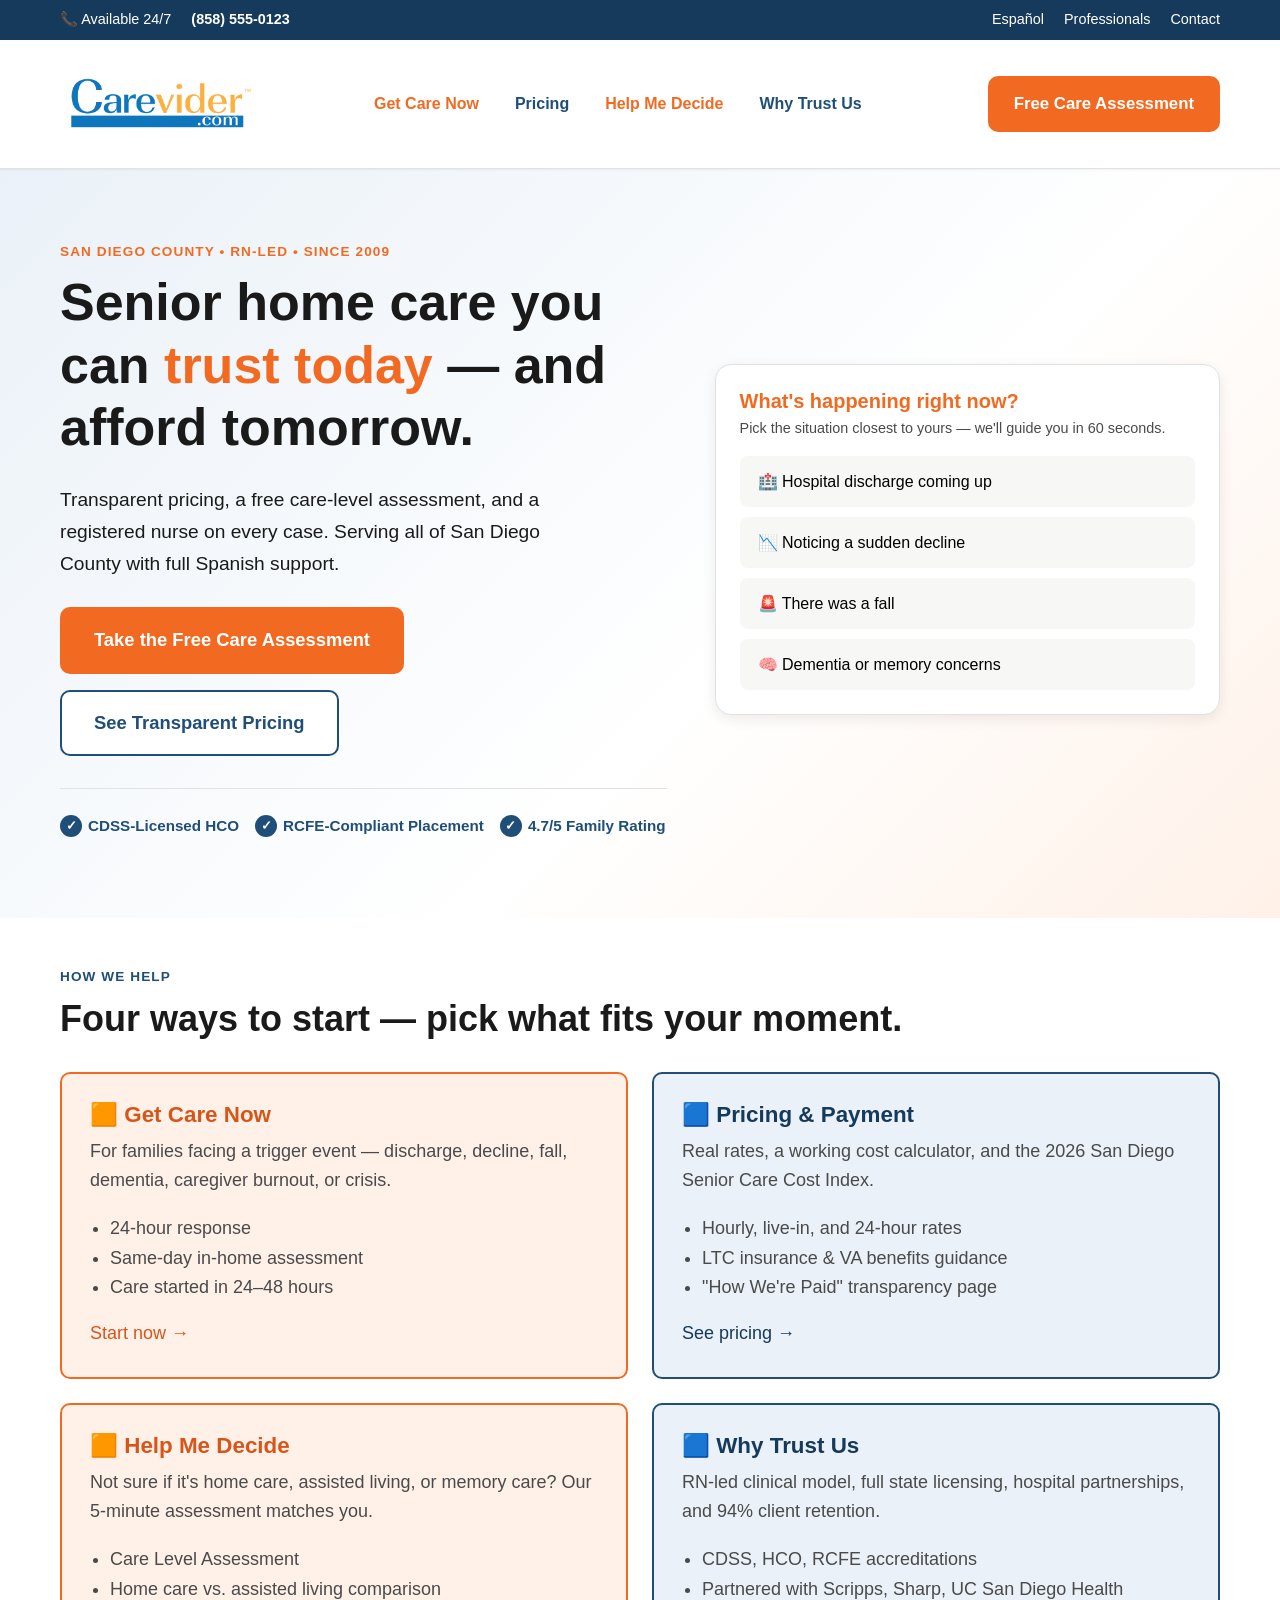
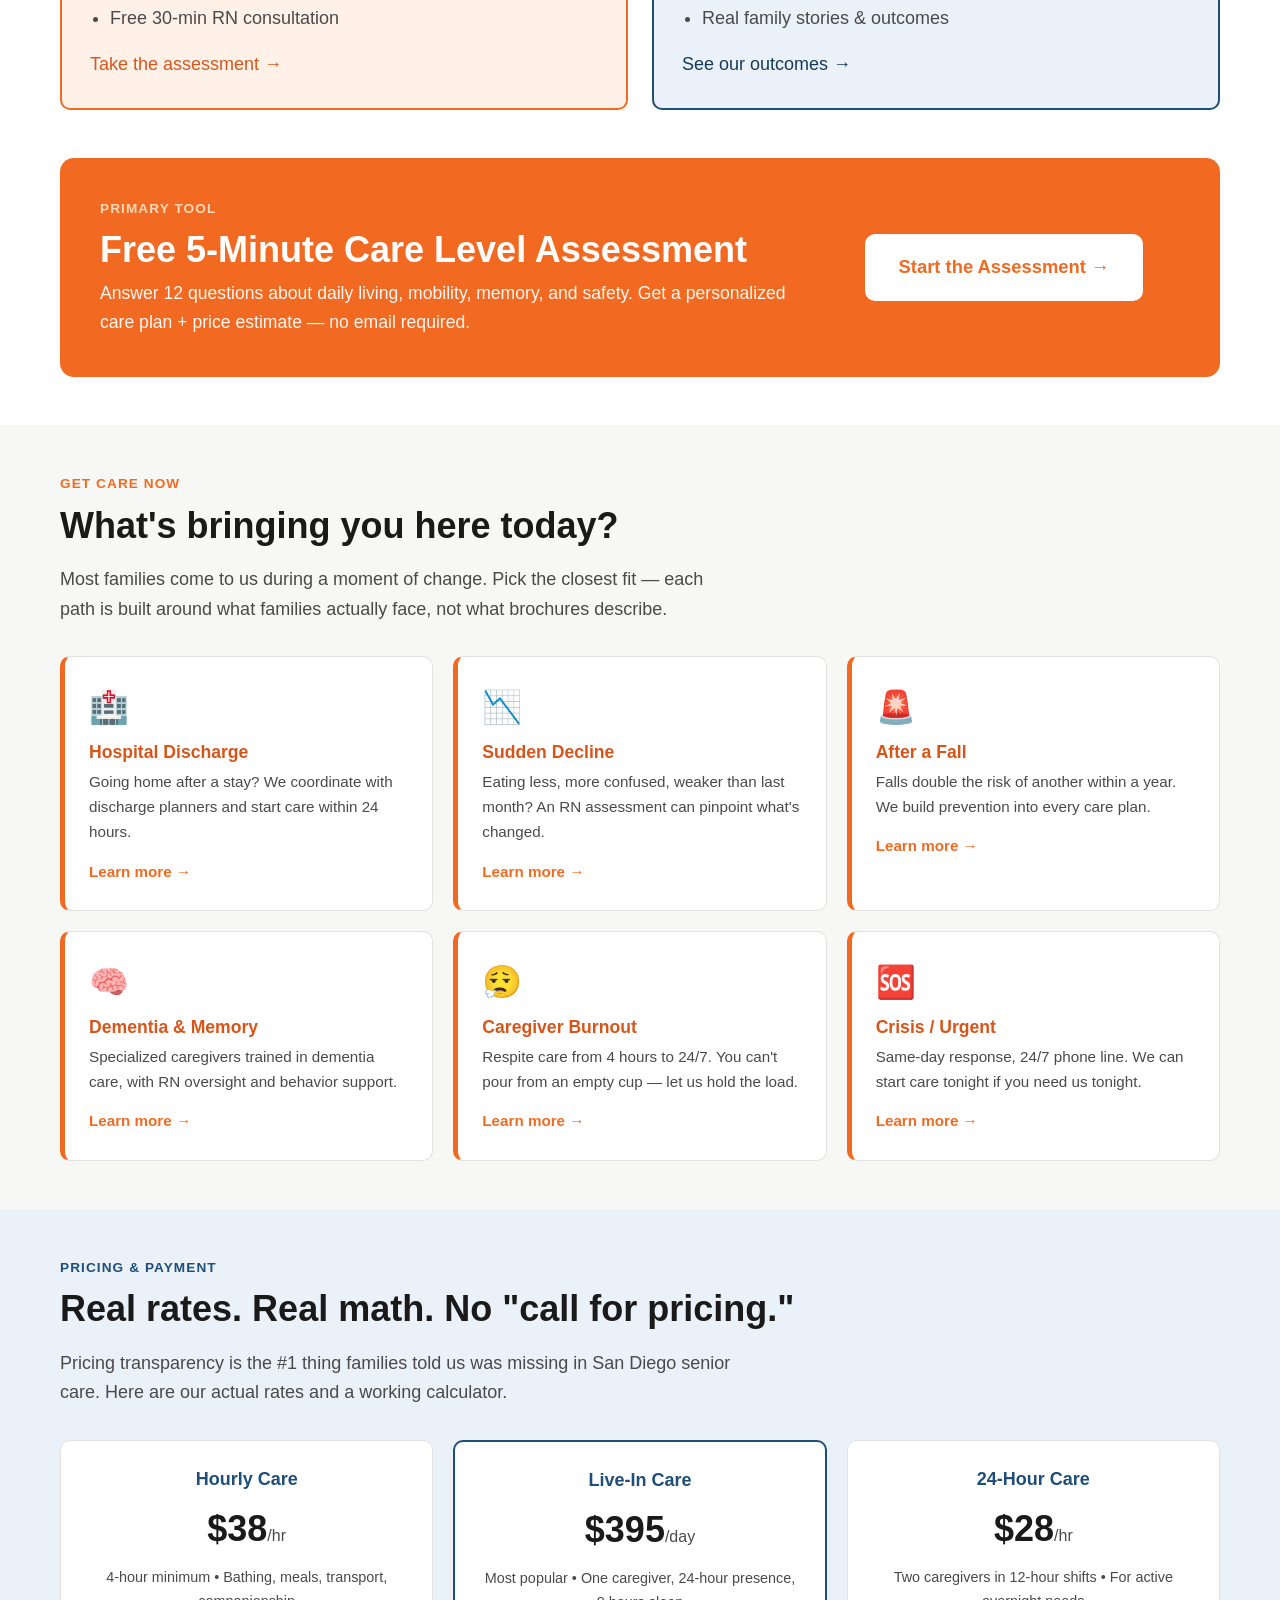
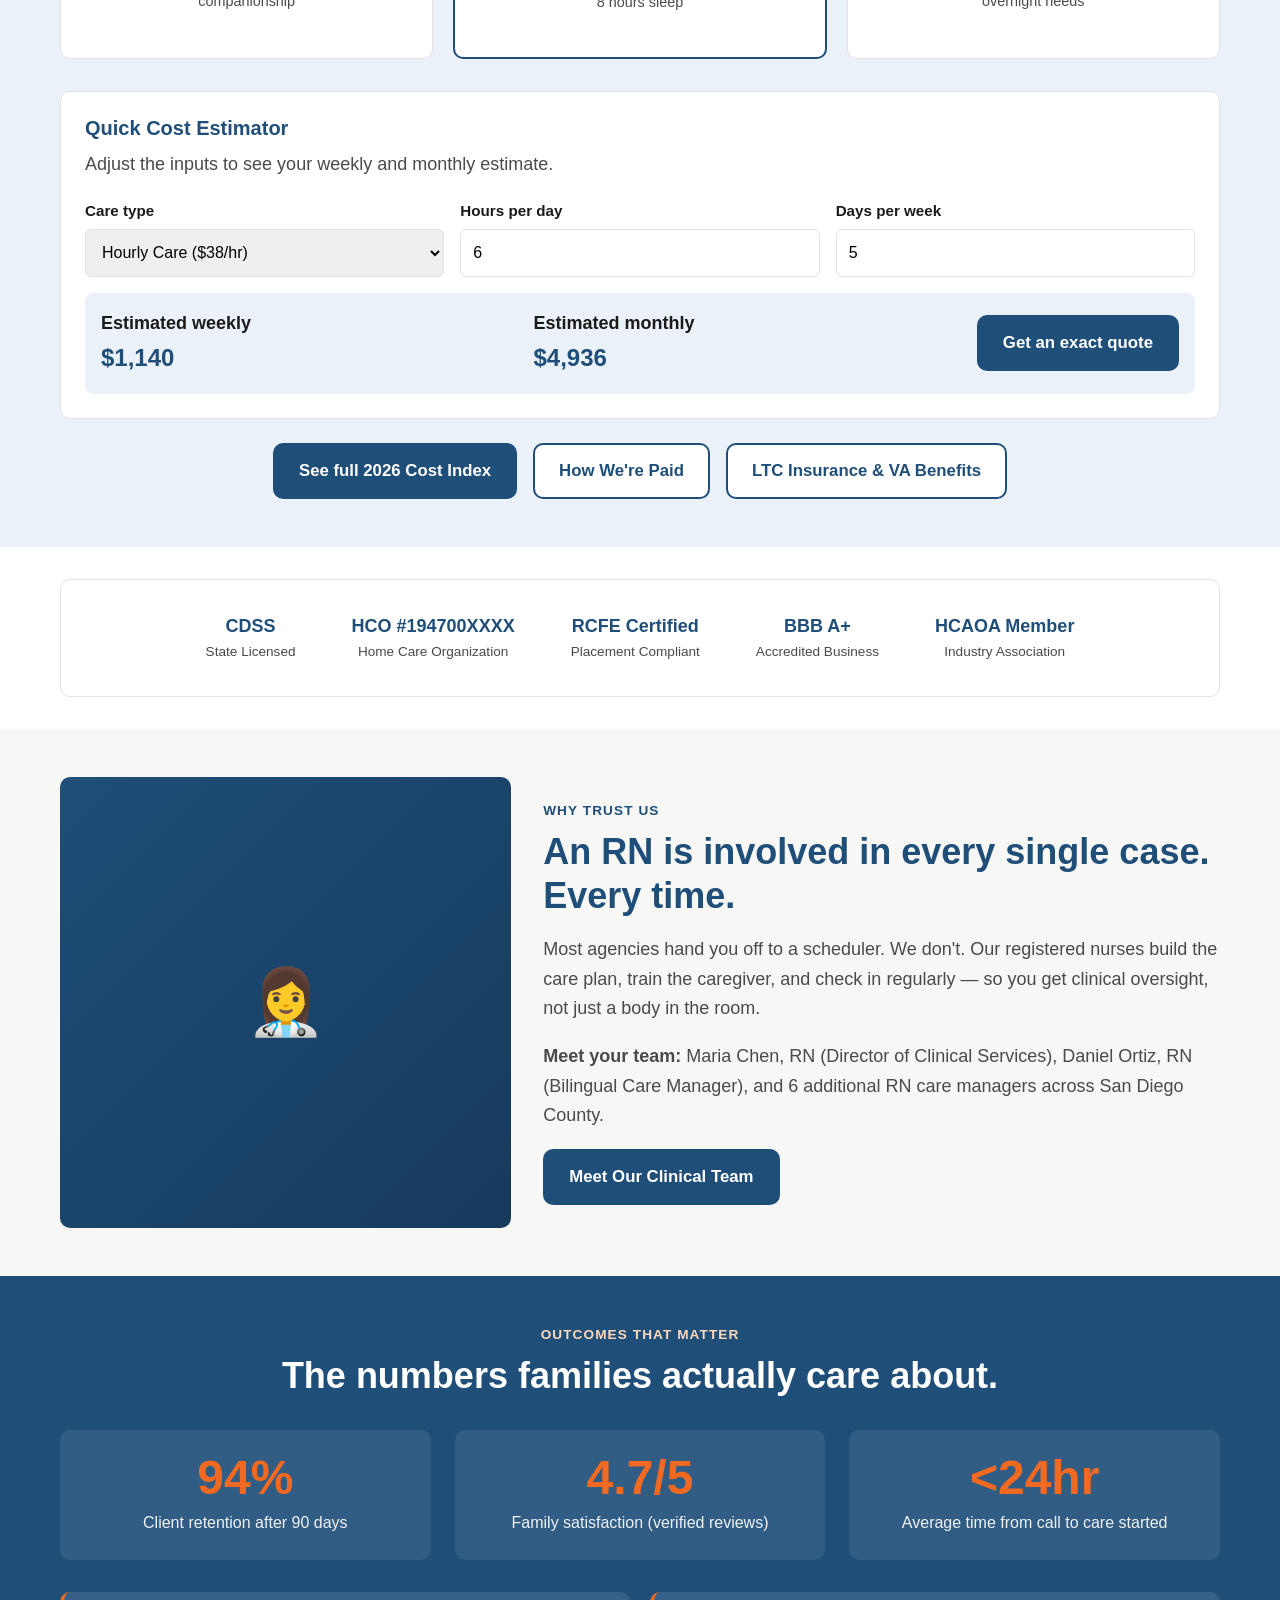
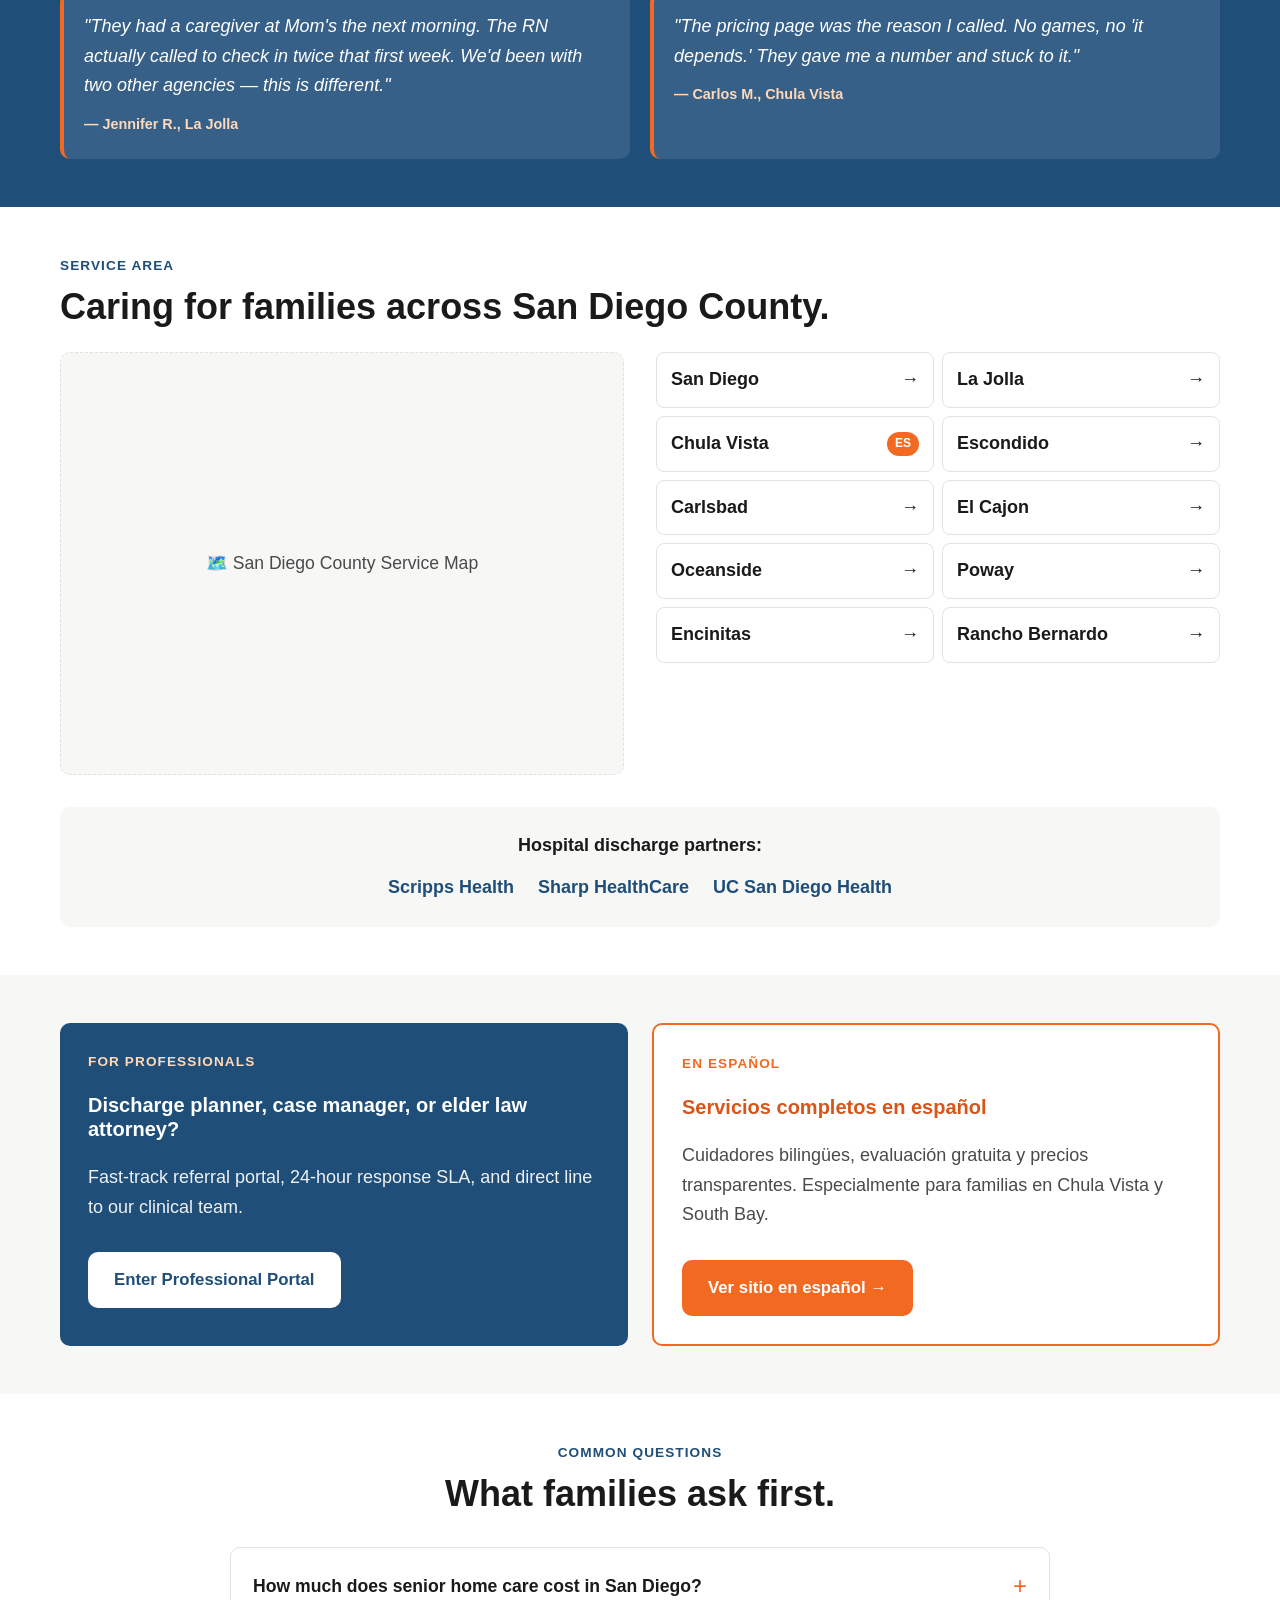
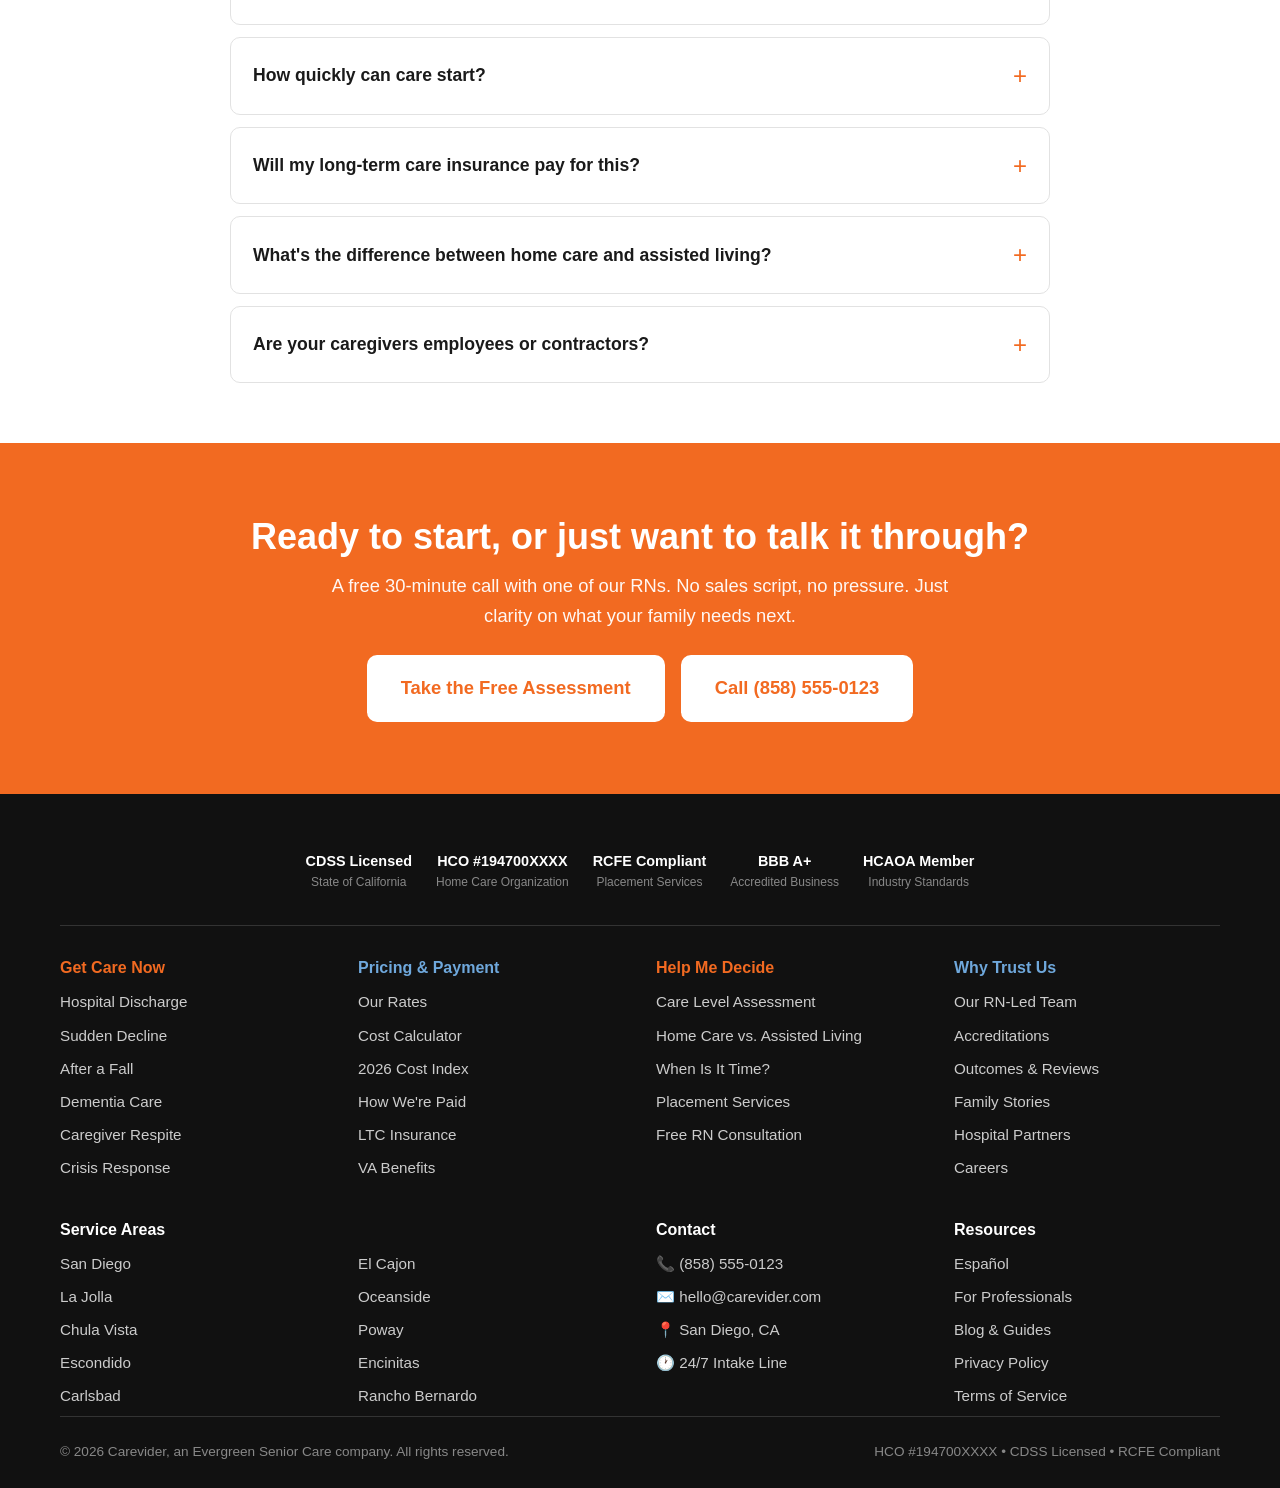
<file: src/index.html>
<!DOCTYPE html>
<html lang="en">
<head>
<meta charset="UTF-8" />
<meta name="viewport" content="width=device-width, initial-scale=1.0" />
<meta name="description" content="San Diego's RN-led senior home care and placement agency. Transparent pricing, free care assessment, serving all of San Diego County." />
<title>Carevider — San Diego Senior Home Care & Placement | RN-Led, Transparent Pricing</title>
<link rel="stylesheet" href="./styles/styles.css" />
<style>

  /* ---------- HOMEPAGE-ONLY STYLES (MOBILE-FIRST) ---------- */

  /* Hero */
  .home-hero {
    background: linear-gradient(135deg, var(--blue-soft) 0%, #fff 60%, var(--orange-soft) 100%);
    padding: 48px 0 56px;
  }
  .home-hero .hero-grid {
    display: grid; grid-template-columns: 1fr; gap: 32px; align-items: center;
  }
  .home-hero h1 span { color: var(--orange); }
  .home-hero p.lead { font-size: 1.2rem; color: var(--ink); margin-bottom: 28px; max-width: 540px; }
  .home-hero .hero-cta { display: flex; gap: 16px; flex-wrap: wrap; margin-bottom: 32px; }
  .home-hero .trust-strip {
    display: flex; gap: 16px; flex-wrap: wrap; align-items: center;
    padding-top: 24px; border-top: 1px solid var(--line);
    font-size: .95rem; color: var(--ink-soft);
  }
  .home-hero .trust-strip .badge {
    display: inline-flex; align-items: center; gap: 6px;
    font-weight: 600; color: var(--blue);
  }
  .home-hero .trust-strip .badge::before {
    content: "✓"; display: inline-flex; width: 22px; height: 22px;
    background: var(--blue); color: #fff; border-radius: 50%;
    align-items: center; justify-content: center; font-size: .8rem;
  }
  .home-hero .hero-visual {
    background: #fff; border-radius: 16px; padding: 24px;
    box-shadow: var(--shadow-md); border: 1px solid var(--line);
  }
  .home-hero .hero-visual h3 { color: var(--orange); margin-bottom: 4px; }
  .home-hero .hero-visual .small { font-size: .9rem; color: var(--ink-soft); margin-bottom: 16px; }
  .quick-q { display: flex; flex-direction: column; gap: 10px; }
  .quick-q button {
    text-align: left; padding: 14px 16px; background: var(--bg-alt);
    border: 2px solid transparent; border-radius: 8px;
    font-size: 1rem; cursor: pointer; transition: all .15s;
    min-height: 48px;
  }
  .quick-q button:hover { border-color: var(--orange); background: var(--orange-soft); }

  /* Four-pillar grid */
  .pillars { display: grid; grid-template-columns: 1fr; gap: var(--gap); }
  .pillar {
    padding: 28px; border-radius: var(--radius);
    border: 2px solid; background: #fff;
    transition: transform .15s, box-shadow .15s;
  }
  .pillar:hover { transform: translateY(-2px); box-shadow: var(--shadow-md); }
  .pillar.orange { border-color: var(--orange); background: var(--orange-soft); }
  .pillar.blue   { border-color: var(--blue);   background: var(--blue-soft); }
  .pillar h3 { font-size: 1.4rem; margin-bottom: 8px; }
  .pillar.orange h3 { color: var(--orange-dark); }
  .pillar.blue h3   { color: var(--blue-dark); }
  .pillar ul { padding-left: 20px; margin: 12px 0 16px; color: var(--ink-soft); }
  .pillar a.pillar-link { font-weight: 700; }

  /* Assessment teaser */
  .assessment-teaser {
    background: var(--orange); color: #fff;
    border-radius: 14px; padding: 28px;
    display: grid; grid-template-columns: 1fr; align-items: center; gap: 24px;
    text-align: center;
  }
  .assessment-teaser h2 { color: #fff; margin-bottom: 8px; }
  .assessment-teaser p  { color: rgba(255,255,255,.95); margin: 0; font-size: 1.1rem; }
  .assessment-teaser .btn { background: #fff; color: var(--orange); }
  .assessment-teaser .btn:hover { background: var(--bg-alt); }

  /* Pricing */
  .pricing-wrap { background: var(--blue-soft); }
  .pricing-grid { display: grid; grid-template-columns: 1fr; gap: 20px; margin-bottom: 32px; }
  .rate-card {
    background: #fff; border-radius: var(--radius); padding: 28px;
    border: 1px solid var(--line); text-align: center;
  }
  .rate-card.featured { border: 2px solid var(--blue); }
  .rate-card h4 { color: var(--blue); margin-bottom: 4px; }
  .rate-card .price { font-size: 2rem; font-weight: 800; color: var(--ink); margin: 8px 0; }
  .rate-card .price small { font-size: 1rem; color: var(--ink-soft); font-weight: 400; }
  .rate-card .note { font-size: .9rem; color: var(--ink-soft); }
  .calc-card {
    background: #fff; border-radius: var(--radius); padding: 24px;
    border: 1px solid var(--line);
  }
  .calc-card h3 { color: var(--blue); }
  .calc-row { display: flex; gap: 16px; margin-bottom: 16px; flex-wrap: wrap; }
  .calc-row label { flex: 1; min-width: 160px; }
  .calc-row label span { display: block; font-weight: 600; margin-bottom: 6px; font-size: .95rem; }
  .calc-row input, .calc-row select {
    width: 100%; min-height: 48px; padding: 10px 12px;
    border: 1px solid var(--line); border-radius: 6px; font-size: 1rem;
  }
  .calc-result {
    background: var(--blue-soft); border-radius: 8px; padding: 16px;
    display: flex; justify-content: space-between; align-items: center;
    flex-wrap: wrap; gap: 12px; margin-top: 8px;
  }
  .calc-result .est { font-size: 1.5rem; font-weight: 800; color: var(--blue); }
  .pricing-ctas { display: flex; gap: 16px; flex-wrap: wrap; justify-content: center; margin-top: 24px; }

  /* Accreditation strip */
  .accred {
    display: flex; gap: 24px; justify-content: center; flex-wrap: wrap;
    padding: 24px; background: #fff; border: 1px solid var(--line); border-radius: var(--radius);
  }
  .accred .item { text-align: center; padding: 8px 16px; font-weight: 700; color: var(--blue); }
  .accred .item small { display: block; font-weight: 400; color: var(--ink-soft); font-size: .85rem; }

  /* RN block */
  .rn-block { display: grid; grid-template-columns: 1fr; gap: 32px; align-items: center; }
  .rn-photo {
    background: linear-gradient(135deg, var(--blue) 0%, var(--blue-dark) 100%);
    border-radius: var(--radius); aspect-ratio: 1;
    display: flex; align-items: center; justify-content: center;
    color: #fff; font-size: 3rem;
    max-width: 280px; margin: 0 auto;          /* cap on small screens so it isn't huge */
  }
  .rn-block h2 { color: var(--blue); }

  /* Outcomes */
  .outcomes-wrap { background: var(--blue); color: #fff; }
  .outcomes-wrap h2 { color: #fff; text-align: center; }
  .outcomes-wrap .eyebrow { color: #FFD9B8; }
  .outcomes { display: grid; grid-template-columns: 1fr; gap: 24px; margin: 32px 0; }
  .outcome {
    text-align: center; padding: 24px;
    background: rgba(255,255,255,.08); border-radius: var(--radius);
  }
  .outcome .stat { font-size: 2.5rem; font-weight: 800; color: var(--orange); line-height: 1; }
  .outcome .label { font-size: 1rem; margin-top: 8px; color: rgba(255,255,255,.92); }
  .testimonials { display: grid; grid-template-columns: 1fr; gap: 20px; margin-top: 16px; }
  .testimonial {
    background: rgba(255,255,255,.1); padding: 20px; border-radius: var(--radius);
    border-left: 4px solid var(--orange);
  }
  .testimonial p { color: #fff; font-style: italic; margin-bottom: 8px; }
  .testimonial cite { font-style: normal; font-weight: 600; color: #FFD9B8; font-size: .9rem; }

  /* Service area */
  .areas-grid { display: grid; grid-template-columns: 1fr; gap: 32px; align-items: start; }
  .area-map {
    background: var(--bg-alt); border-radius: var(--radius); aspect-ratio: 4/3;
    display: flex; align-items: center; justify-content: center;
    color: var(--ink-soft); font-size: 1rem; border: 1px dashed var(--line);
    position: relative; overflow: hidden;
  }
  .area-map::before {
    content: "🗺️ San Diego County Service Map";
    position: absolute; top: 50%; left: 50%; transform: translate(-50%, -50%);
    font-size: 1.1rem;
  }
  .area-list { list-style: none; padding: 0; margin: 0; display: grid; grid-template-columns: 1fr; gap: 8px; }
  .area-list li a {
    display: flex; align-items: center; justify-content: space-between;
    padding: 12px 14px; background: #fff; border: 1px solid var(--line);
    border-radius: 8px; color: var(--ink); font-weight: 600;
    min-height: 48px;
  }
  .area-list li a:hover { border-color: var(--blue); text-decoration: none; background: var(--blue-soft); }
  .area-list .es-flag {
    background: var(--orange); color: #fff; padding: 2px 8px; border-radius: 12px;
    font-size: .75rem; font-weight: 700;
  }
  .hospitals {
    margin-top: 32px; padding: 24px; background: var(--bg-alt);
    border-radius: var(--radius); text-align: center;
  }
  .hospitals .partners {
    display: flex; gap: 24px; justify-content: center; flex-wrap: wrap;
    margin-top: 12px; font-weight: 700; color: var(--blue);
  }

  /* Bridges */
  .bridges { display: grid; grid-template-columns: 1fr; gap: 24px; }
  .bridge {
    padding: 28px; border-radius: var(--radius);
    display: flex; flex-direction: column; gap: 12px;
  }
  .bridge.pro { background: var(--blue); color: #fff; }
  .bridge.pro h3 { color: #fff; }
  .bridge.pro p  { color: rgba(255,255,255,.92); }
  .bridge.pro .btn { background: #fff; color: var(--blue); align-self: flex-start; }
  .bridge.es { background: #fff; border: 2px solid var(--orange); color: var(--ink); }
  .bridge.es h3 { color: var(--orange-dark); }
  .bridge.es .btn { align-self: flex-start; }

  /* ---------- ENHANCE UP (mobile-first min-width) ---------- */
  @media (min-width: 561px) {
    .area-list { grid-template-columns: 1fr 1fr; }
  }
  @media (min-width: 768px) {
    .pillars { grid-template-columns: repeat(2, 1fr); }
    .pricing-grid { grid-template-columns: repeat(3, 1fr); }
    .outcomes { grid-template-columns: repeat(3, 1fr); }
    .testimonials { grid-template-columns: repeat(2, 1fr); }
    .bridges { grid-template-columns: 1fr 1fr; }
  }
  @media (min-width: 961px) {
    .home-hero { padding: 72px 0 80px; }
    .home-hero .hero-grid { grid-template-columns: 1.2fr 1fr; gap: 48px; }
    .assessment-teaser {
      grid-template-columns: 2fr 1fr; text-align: left; padding: 40px;
    }
    .rn-block { grid-template-columns: 1fr 1.5fr; }
    .rn-photo { max-width: none; margin: 0; font-size: 4rem; }
    .areas-grid { grid-template-columns: 1fr 1fr; }
    .rate-card .price { font-size: 2.25rem; }
    .outcome .stat { font-size: 3rem; }
  }
</style>

</head>
<body>

<!-- 1. UTILITY BAR -->
<div class="utility-bar">
  <div class="container">
    <div class="utility-left">
      <span class="hide-sm">📞 Available 24/7</span>
      <a href="tel:+18585550123" class="phone">(858) 555-0123</a>
    </div>
    <div class="utility-right">
      <a href="/es/">Español</a>
      <a href="/professional/">Professionals</a>
      <a href="#contact">Contact</a>
    </div>
  </div>
</div>

<!-- 2. STICKY NAV -->
<nav class="nav" aria-label="Primary">
  <div class="nav-inner">
    <a href="index.html" class="logo" aria-label="Carevider home">
      <span class="logo-mark" aria-hidden="true"></span>
      <!-- Carevider -->
    </a>
    <ul class="nav-links" id="primary-nav">
      <li><a href="care-now/" class="pillar-orange">Get Care Now</a></li>
      <li><a href="pricing/" class="pillar-blue">Pricing</a></li>
      <li><a href="decide/" class="pillar-orange">Help Me Decide</a></li>
      <li><a href="trust/" class="pillar-blue">Why Trust Us</a></li>
    </ul>
    <a href="decide/assessment.html" class="btn btn-orange nav-cta">Free Care Assessment</a>
  <button class="menu-toggle" aria-label="Toggle menu" aria-expanded="false" aria-controls="primary-nav">☰</button>
  <!-- <button class="menu-toggle" aria-label="Toggle menu" onclick="document.querySelector('.nav-links').classList.toggle('open')">☰</button> -->
  </div>
</nav>

<!-- 3. HERO -->
<header class="home-hero">
  <div class="container hero-grid">
    <div>
      <div class="eyebrow orange">San Diego County • RN-Led • Since 2009</div>
      <h1>Senior home care you can <span>trust today</span> — and afford tomorrow.</h1>
      <p class="lead">Transparent pricing, a free care-level assessment, and a registered nurse on every case. Serving all of San Diego County with full Spanish support.</p>
      <div class="hero-cta">
        <a href="decide/assessment.html" class="btn btn-orange btn-lg">Take the Free Care Assessment</a>
        <a href="pricing/" class="btn btn-outline-blue btn-lg">See Transparent Pricing</a>
      </div>
      <div class="trust-strip">
        <span class="badge">CDSS-Licensed HCO</span>
        <span class="badge">RCFE-Compliant Placement</span>
        <span class="badge">4.7/5 Family Rating</span>
      </div>
    </div>
    <aside class="hero-visual" aria-label="Quick start">
      <h3>What's happening right now?</h3>
      <p class="small">Pick the situation closest to yours — we'll guide you in 60 seconds.</p>
      <div class="quick-q">
        <button onclick="location.href='care-now/hospital-discharge.html'">🏥 Hospital discharge coming up</button>
        <button onclick="location.href='care-now/sudden-decline.html'">📉 Noticing a sudden decline</button>
        <button onclick="location.href='care-now/after-a-fall.html'">🚨 There was a fall</button>
        <button onclick="location.href='care-now/dementia-memory.html'">🧠 Dementia or memory concerns</button>
      </div>
    </aside>
  </div>
</header>

<!-- 4. FOUR-PILLAR GRID -->
<section id="pillars">
  <div class="container">
    <div class="eyebrow">How we help</div>
    <h2>Four ways to start — pick what fits your moment.</h2>
    <div class="pillars" style="margin-top: 32px;">
      <a href="care-now/" class="pillar orange" style="text-decoration:none;">
        <h3>🟧 Get Care Now</h3>
        <p>For families facing a trigger event — discharge, decline, fall, dementia, caregiver burnout, or crisis.</p>
        <ul>
          <li>24-hour response</li>
          <li>Same-day in-home assessment</li>
          <li>Care started in 24–48 hours</li>
        </ul>
        <span class="pillar-link" style="color:var(--orange-dark)">Start now →</span>
      </a>
      <a href="pricing/" class="pillar blue" style="text-decoration:none;">
        <h3>🟦 Pricing & Payment</h3>
        <p>Real rates, a working cost calculator, and the 2026 San Diego Senior Care Cost Index.</p>
        <ul>
          <li>Hourly, live-in, and 24-hour rates</li>
          <li>LTC insurance & VA benefits guidance</li>
          <li>"How We're Paid" transparency page</li>
        </ul>
        <span class="pillar-link" style="color:var(--blue-dark)">See pricing →</span>
      </a>
      <a href="decide/" class="pillar orange" style="text-decoration:none;">
        <h3>🟧 Help Me Decide</h3>
        <p>Not sure if it's home care, assisted living, or memory care? Our 5-minute assessment matches you.</p>
        <ul>
          <li>Care Level Assessment</li>
          <li>Home care vs. assisted living comparison</li>
          <li>Free 30-min RN consultation</li>
        </ul>
        <span class="pillar-link" style="color:var(--orange-dark)">Take the assessment →</span>
      </a>
      <a href="trust/" class="pillar blue" style="text-decoration:none;">
        <h3>🟦 Why Trust Us</h3>
        <p>RN-led clinical model, full state licensing, hospital partnerships, and 94% client retention.</p>
        <ul>
          <li>CDSS, HCO, RCFE accreditations</li>
          <li>Partnered with Scripps, Sharp, UC San Diego Health</li>
          <li>Real family stories & outcomes</li>
        </ul>
        <span class="pillar-link" style="color:var(--blue-dark)">See our outcomes →</span>
      </a>
    </div>
  </div>
</section>

<!-- 5. ASSESSMENT TEASER -->
<section style="padding-top:0;">
  <div class="container">
    <div class="assessment-teaser">
      <div>
        <div class="eyebrow" style="color:#FFD9B8">Primary tool</div>
        <h2>Free 5-Minute Care Level Assessment</h2>
        <p>Answer 12 questions about daily living, mobility, memory, and safety. Get a personalized care plan + price estimate — no email required.</p>
      </div>
      <div style="text-align:center">
        <a href="decide/assessment.html" class="btn btn-lg">Start the Assessment →</a>
      </div>
    </div>
  </div>
</section>

<!-- 6. TRIGGER TILES -->
<section style="background:var(--bg-alt);">
  <div class="container">
    <div class="eyebrow orange">Get Care Now</div>
    <h2>What's bringing you here today?</h2>
    <p style="max-width:680px;">Most families come to us during a moment of change. Pick the closest fit — each path is built around what families actually face, not what brochures describe.</p>
    <div class="triggers" style="margin-top:32px;">
      <a href="care-now/hospital-discharge.html" class="trigger-tile">
        <div class="icon">🏥</div>
        <h4>Hospital Discharge</h4>
        <p>Going home after a stay? We coordinate with discharge planners and start care within 24 hours.</p>
        <span class="more">Learn more →</span>
      </a>
      <a href="care-now/sudden-decline.html" class="trigger-tile">
        <div class="icon">📉</div>
        <h4>Sudden Decline</h4>
        <p>Eating less, more confused, weaker than last month? An RN assessment can pinpoint what's changed.</p>
        <span class="more">Learn more →</span>
      </a>
      <a href="care-now/after-a-fall.html" class="trigger-tile">
        <div class="icon">🚨</div>
        <h4>After a Fall</h4>
        <p>Falls double the risk of another within a year. We build prevention into every care plan.</p>
        <span class="more">Learn more →</span>
      </a>
      <a href="care-now/dementia-memory.html" class="trigger-tile">
        <div class="icon">🧠</div>
        <h4>Dementia & Memory</h4>
        <p>Specialized caregivers trained in dementia care, with RN oversight and behavior support.</p>
        <span class="more">Learn more →</span>
      </a>
      <a href="care-now/caregiver-burnout.html" class="trigger-tile">
        <div class="icon">😮‍💨</div>
        <h4>Caregiver Burnout</h4>
        <p>Respite care from 4 hours to 24/7. You can't pour from an empty cup — let us hold the load.</p>
        <span class="more">Learn more →</span>
      </a>
      <a href="care-now/crisis-urgent.html" class="trigger-tile">
        <div class="icon">🆘</div>
        <h4>Crisis / Urgent</h4>
        <p>Same-day response, 24/7 phone line. We can start care tonight if you need us tonight.</p>
        <span class="more">Learn more →</span>
      </a>
    </div>
  </div>
</section>

<!-- 7. PRICING -->
<section id="pricing" class="pricing-wrap">
  <div class="container">
    <div class="eyebrow">Pricing & Payment</div>
    <h2>Real rates. Real math. No "call for pricing."</h2>
    <p style="max-width:680px;">Pricing transparency is the #1 thing families told us was missing in San Diego senior care. Here are our actual rates and a working calculator.</p>

    <div class="pricing-grid" style="margin-top:32px;">
      <div class="rate-card">
        <h4>Hourly Care</h4>
        <div class="price">$38<small>/hr</small></div>
        <p class="note">4-hour minimum • Bathing, meals, transport, companionship</p>
      </div>
      <div class="rate-card featured">
        <h4>Live-In Care</h4>
        <div class="price">$395<small>/day</small></div>
        <p class="note">Most popular • One caregiver, 24-hour presence, 8 hours sleep</p>
      </div>
      <div class="rate-card">
        <h4>24-Hour Care</h4>
        <div class="price">$28<small>/hr</small></div>
        <p class="note">Two caregivers in 12-hour shifts • For active overnight needs</p>
      </div>
    </div>

    <div class="calc-card">
      <h3>Quick Cost Estimator</h3>
      <p>Adjust the inputs to see your weekly and monthly estimate.</p>
      <div class="calc-row">
        <label>
          <span>Care type</span>
          <select id="calc-type">
            <option value="38">Hourly Care ($38/hr)</option>
            <option value="28">24-Hour Care ($28/hr)</option>
          </select>
        </label>
        <label>
          <span>Hours per day</span>
          <input id="calc-hours" type="number" value="6" min="1" max="24" />
        </label>
        <label>
          <span>Days per week</span>
          <input id="calc-days" type="number" value="5" min="1" max="7" />
        </label>
      </div>
      <div class="calc-result">
        <div>
          <div style="font-weight:600;">Estimated weekly</div>
          <div class="est" id="calc-weekly">$1,140</div>
        </div>
        <div>
          <div style="font-weight:600;">Estimated monthly</div>
          <div class="est" id="calc-monthly">$4,940</div>
        </div>
        <a href="decide/assessment.html" class="btn btn-blue">Get an exact quote</a>
      </div>
    </div>

    <div class="pricing-ctas">
      <a href="pricing/cost-index.html" class="btn btn-blue">See full 2026 Cost Index</a>
      <a href="pricing/how-were-paid.html" class="btn btn-outline-blue">How We're Paid</a>
      <a href="pricing/ltc-insurance.html" class="btn btn-outline-blue">LTC Insurance & VA Benefits</a>
    </div>
  </div>
</section>

<!-- 8. ACCREDITATIONS -->
<section style="padding-top:32px; padding-bottom:32px;">
  <div class="container">
    <div class="accred">
      <div class="item">CDSS<small>State Licensed</small></div>
      <div class="item">HCO #194700XXXX<small>Home Care Organization</small></div>
      <div class="item">RCFE Certified<small>Placement Compliant</small></div>
      <div class="item">BBB A+<small>Accredited Business</small></div>
      <div class="item">HCAOA Member<small>Industry Association</small></div>
    </div>
  </div>
</section>

<!-- 9. RN TEAM -->
<section style="background:var(--bg-alt);">
  <div class="container rn-block">
    <div class="rn-photo" aria-hidden="true">👩‍⚕️</div>
    <div>
      <div class="eyebrow">Why Trust Us</div>
      <h2>An RN is involved in every single case. Every time.</h2>
      <p>Most agencies hand you off to a scheduler. We don't. Our registered nurses build the care plan, train the caregiver, and check in regularly — so you get clinical oversight, not just a body in the room.</p>
      <p><strong>Meet your team:</strong> Maria Chen, RN (Director of Clinical Services), Daniel Ortiz, RN (Bilingual Care Manager), and 6 additional RN care managers across San Diego County.</p>
      <a href="trust/team.html" class="btn btn-blue">Meet Our Clinical Team</a>
    </div>
  </div>
</section>

<!-- 10. OUTCOMES -->
<section id="outcomes" class="outcomes-wrap">
  <div class="container">
    <div class="eyebrow" style="text-align:center;">Outcomes that matter</div>
    <h2>The numbers families actually care about.</h2>
    <div class="outcomes">
      <div class="outcome">
        <div class="stat">94%</div>
        <div class="label">Client retention after 90 days</div>
      </div>
      <div class="outcome">
        <div class="stat">4.7/5</div>
        <div class="label">Family satisfaction (verified reviews)</div>
      </div>
      <div class="outcome">
        <div class="stat">&lt;24hr</div>
        <div class="label">Average time from call to care started</div>
      </div>
    </div>
    <div class="testimonials">
      <div class="testimonial">
        <p>"They had a caregiver at Mom's the next morning. The RN actually called to check in twice that first week. We'd been with two other agencies — this is different."</p>
        <cite>— Jennifer R., La Jolla</cite>
      </div>
      <div class="testimonial">
        <p>"The pricing page was the reason I called. No games, no 'it depends.' They gave me a number and stuck to it."</p>
        <cite>— Carlos M., Chula Vista</cite>
      </div>
    </div>
  </div>
</section>

<!-- 11. SERVICE AREA -->
<section>
  <div class="container">
    <div class="eyebrow">Service area</div>
    <h2>Caring for families across San Diego County.</h2>
    <div class="areas-grid" style="margin-top:24px;">
      <div class="area-map" role="img" aria-label="Map of San Diego County service areas"></div>
      <ul class="area-list">
        <li><a href="areas/san-diego.html">San Diego <span>→</span></a></li>
        <li><a href="areas/la-jolla.html">La Jolla <span>→</span></a></li>
        <li><a href="areas/chula-vista.html">Chula Vista <span class="es-flag">ES</span></a></li>
        <li><a href="areas/escondido.html">Escondido <span>→</span></a></li>
        <li><a href="areas/carlsbad.html">Carlsbad <span>→</span></a></li>
        <li><a href="areas/el-cajon.html">El Cajon <span>→</span></a></li>
        <li><a href="areas/oceanside.html">Oceanside <span>→</span></a></li>
        <li><a href="areas/poway.html">Poway <span>→</span></a></li>
        <li><a href="areas/encinitas.html">Encinitas <span>→</span></a></li>
        <li><a href="areas/rancho-bernardo.html">Rancho Bernardo <span>→</span></a></li>
      </ul>
    </div>
    <div class="hospitals">
      <strong>Hospital discharge partners:</strong>
      <div class="partners">
        <span>Scripps Health</span>
        <span>Sharp HealthCare</span>
        <span>UC San Diego Health</span>
      </div>
    </div>
  </div>
</section>

<!-- 12. BRIDGES -->
<section style="background:var(--bg-alt);">
  <div class="container">
    <div class="bridges">
      <div class="bridge pro" id="professional">
        <div class="eyebrow" style="color:#FFD9B8;">For professionals</div>
        <h3>Discharge planner, case manager, or elder law attorney?</h3>
        <p>Fast-track referral portal, 24-hour response SLA, and direct line to our clinical team.</p>
        <a href="/professional/" class="btn">Enter Professional Portal</a>
      </div>
      <div class="bridge es">
        <div class="eyebrow orange">En español</div>
        <h3>Servicios completos en español</h3>
        <p>Cuidadores bilingües, evaluación gratuita y precios transparentes. Especialmente para familias en Chula Vista y South Bay.</p>
        <a href="/es/" class="btn btn-orange">Ver sitio en español →</a>
      </div>
    </div>
  </div>
</section>

<!-- 13. FAQ -->
<section>
  <div class="container">
    <div class="eyebrow" style="text-align:center;">Common questions</div>
    <h2 style="text-align:center;">What families ask first.</h2>
    <div class="faq-list" style="margin-top:32px;">
      <details>
        <summary>How much does senior home care cost in San Diego?</summary>
        <div class="answer">Hourly home care in San Diego averages $36–$42 per hour in 2026. Carevider's standard rate is $38/hr with a 4-hour minimum. Live-in care averages $385–$420/day; ours is $395/day. 24-hour shift care runs $28/hr with two caregivers. Final pricing depends on care level, location, and any specialty needs like dementia or hospice support.</div>
      </details>
      <details>
        <summary>How quickly can care start?</summary>
        <div class="answer">For most cases in San Diego County, we can start care within 24–48 hours of the initial call. For hospital discharges and crisis situations, same-day starts are common — we maintain a 24/7 intake line and on-call RN team specifically for this.</div>
      </details>
      <details>
        <summary>Will my long-term care insurance pay for this?</summary>
        <div class="answer">Yes, in most cases. We accept all major LTC insurance policies (Genworth, John Hancock, Mutual of Omaha, and others) and bill them directly so you don't pay out of pocket and wait for reimbursement. We also help VA-eligible families access the Aid & Attendance benefit.</div>
      </details>
      <details>
        <summary>What's the difference between home care and assisted living?</summary>
        <div class="answer">Home care brings caregivers to your loved one's home — they keep their environment, routine, and independence. Assisted living moves them to a residential community with on-site staff. We do both: home care directly, and placement assistance for assisted living and memory care communities at no cost to your family.</div>
      </details>
      <details>
        <summary>Are your caregivers employees or contractors?</summary>
        <div class="answer">All Carevider caregivers are W-2 employees — never independent contractors. They are background-checked, TB-tested, CPR-certified, and complete 40+ hours of training before their first shift. We carry full workers' compensation and liability insurance, so families are never liable for caregiver injury or tax obligations.</div>
      </details>
    </div>
  </div>
</section>

<!-- 14. FINAL CTA BAND -->
<section class="final-cta">
  <h2>Ready to start, or just want to talk it through?</h2>
  <p>A free 30-minute call with one of our RNs. No sales script, no pressure. Just clarity on what your family needs next.</p>
  <div class="cta-row">
    <a href="decide/assessment.html" class="btn btn-lg">Take the Free Assessment</a>
    <a href="tel:+18585550123" class="btn btn-lg btn-outline-white">Call (858) 555-0123</a>
  </div>
</section>

<!-- 15. FOOTER -->
<footer id="contact">
  <div class="container">
    <div class="footer-credentials">
      <div class="cred">CDSS Licensed<small>State of California</small></div>
      <div class="cred">HCO #194700XXXX<small>Home Care Organization</small></div>
      <div class="cred">RCFE Compliant<small>Placement Services</small></div>
      <div class="cred">BBB A+<small>Accredited Business</small></div>
      <div class="cred">HCAOA Member<small>Industry Standards</small></div>
    </div>

    <div class="footer-grid">
      <div class="footer-col orange">
        <h4>Get Care Now</h4>
        <ul>
          <li><a href="care-now/hospital-discharge.html">Hospital Discharge</a></li>
          <li><a href="care-now/sudden-decline.html">Sudden Decline</a></li>
          <li><a href="care-now/after-a-fall.html">After a Fall</a></li>
          <li><a href="care-now/dementia-memory.html">Dementia Care</a></li>
          <li><a href="care-now/caregiver-burnout.html">Caregiver Respite</a></li>
          <li><a href="care-now/crisis-urgent.html">Crisis Response</a></li>
        </ul>
      </div>
      <div class="footer-col blue">
        <h4>Pricing & Payment</h4>
        <ul>
          <li><a href="pricing/rates.html">Our Rates</a></li>
          <li><a href="pricing/calculator.html">Cost Calculator</a></li>
          <li><a href="pricing/cost-index.html">2026 Cost Index</a></li>
          <li><a href="pricing/how-were-paid.html">How We're Paid</a></li>
          <li><a href="pricing/ltc-insurance.html">LTC Insurance</a></li>
          <li><a href="pricing/va-benefits.html">VA Benefits</a></li>
        </ul>
      </div>
      <div class="footer-col orange">
        <h4>Help Me Decide</h4>
        <ul>
          <li><a href="decide/assessment.html">Care Level Assessment</a></li>
          <li><a href="decide/home-vs-assisted.html">Home Care vs. Assisted Living</a></li>
          <li><a href="decide/when-is-it-time.html">When Is It Time?</a></li>
          <li><a href="decide/placement.html">Placement Services</a></li>
          <li><a href="decide/rn-consultation.html">Free RN Consultation</a></li>
        </ul>
      </div>
      <div class="footer-col blue">
        <h4>Why Trust Us</h4>
        <ul>
          <li><a href="trust/team.html">Our RN-Led Team</a></li>
          <li><a href="trust/accreditations.html">Accreditations</a></li>
          <li><a href="trust/outcomes.html">Outcomes & Reviews</a></li>
          <li><a href="trust/stories.html">Family Stories</a></li>
          <li><a href="trust/hospital-partners.html">Hospital Partners</a></li>
          <li><a href="trust/careers.html">Careers</a></li>
        </ul>
      </div>
    </div>

    <div class="footer-grid" style="margin-bottom:0;">
      <div class="footer-col">
        <h4>Service Areas</h4>
        <ul>
          <li><a href="areas/san-diego.html">San Diego</a></li>
          <li><a href="areas/la-jolla.html">La Jolla</a></li>
          <li><a href="areas/chula-vista.html">Chula Vista</a></li>
          <li><a href="areas/escondido.html">Escondido</a></li>
          <li><a href="areas/carlsbad.html">Carlsbad</a></li>
        </ul>
      </div>
      <div class="footer-col">
        <h4>&nbsp;</h4>
        <ul>
          <li><a href="areas/el-cajon.html">El Cajon</a></li>
          <li><a href="areas/oceanside.html">Oceanside</a></li>
          <li><a href="areas/poway.html">Poway</a></li>
          <li><a href="areas/encinitas.html">Encinitas</a></li>
          <li><a href="areas/rancho-bernardo.html">Rancho Bernardo</a></li>
        </ul>
      </div>
      <div class="footer-col">
        <h4>Contact</h4>
        <ul>
          <li>📞 <a href="tel:+18585550123">(858) 555-0123</a></li>
          <li>✉️ <a href="mailto:hello@carevider.com">hello@carevider.com</a></li>
          <li>📍 San Diego, CA</li>
          <li>🕐 24/7 Intake Line</li>
        </ul>
      </div>
      <div class="footer-col">
        <h4>Resources</h4>
        <ul>
          <li><a href="/es/">Español</a></li>
          <li><a href="/professional/">For Professionals</a></li>
          <li><a href="/blog/">Blog & Guides</a></li>
          <li><a href="/privacy/">Privacy Policy</a></li>
          <li><a href="/terms/">Terms of Service</a></li>
        </ul>
      </div>
    </div>

    <div class="footer-bottom">
      <div>© 2026 Carevider, an Evergreen Senior Care company. All rights reserved.</div>
      <div>HCO #194700XXXX • CDSS Licensed • RCFE Compliant</div>
    </div>
  </div>
</footer>

<!-- MOBILE STICKY CTA BAR -->
<div class="mobile-sticky" aria-label="Quick actions">
  <div class="row">
    <a href="tel:+18585550123" class="btn btn-blue">📞 Call</a>
    <a href="decide/assessment.html" class="btn btn-orange">Free Assessment</a>
  </div>
</div>

<!-- Cost calculator + nav UX -->
<!-- Homepage cost estimator (page-specific, stays inline) -->
<script>
  (function () {
    const type   = document.getElementById('calc-type');
    const hours  = document.getElementById('calc-hours');
    const days   = document.getElementById('calc-days');
    const weekly = document.getElementById('calc-weekly');
    const monthly= document.getElementById('calc-monthly');
    if (!type || !hours || !days || !weekly || !monthly) return;

    function fmt(n) { return '$' + Math.round(n).toLocaleString('en-US'); }
    function update() {
      const rate = parseFloat(type.value) || 38;
      const h = Math.max(1, Math.min(24, parseInt(hours.value, 10) || 0));
      const d = Math.max(1, Math.min(7,  parseInt(days.value, 10)  || 0));
      const w = rate * h * d;
      weekly.textContent  = fmt(w);
      monthly.textContent = fmt(w * 4.33);
    }
    [type, hours, days].forEach(el => el && el.addEventListener('input', update));
    update();
  })();
</script>

<!-- Shared nav behavior -->
<script src="./scripts/nav.js" defer></script>


</body>
</html>
</file>
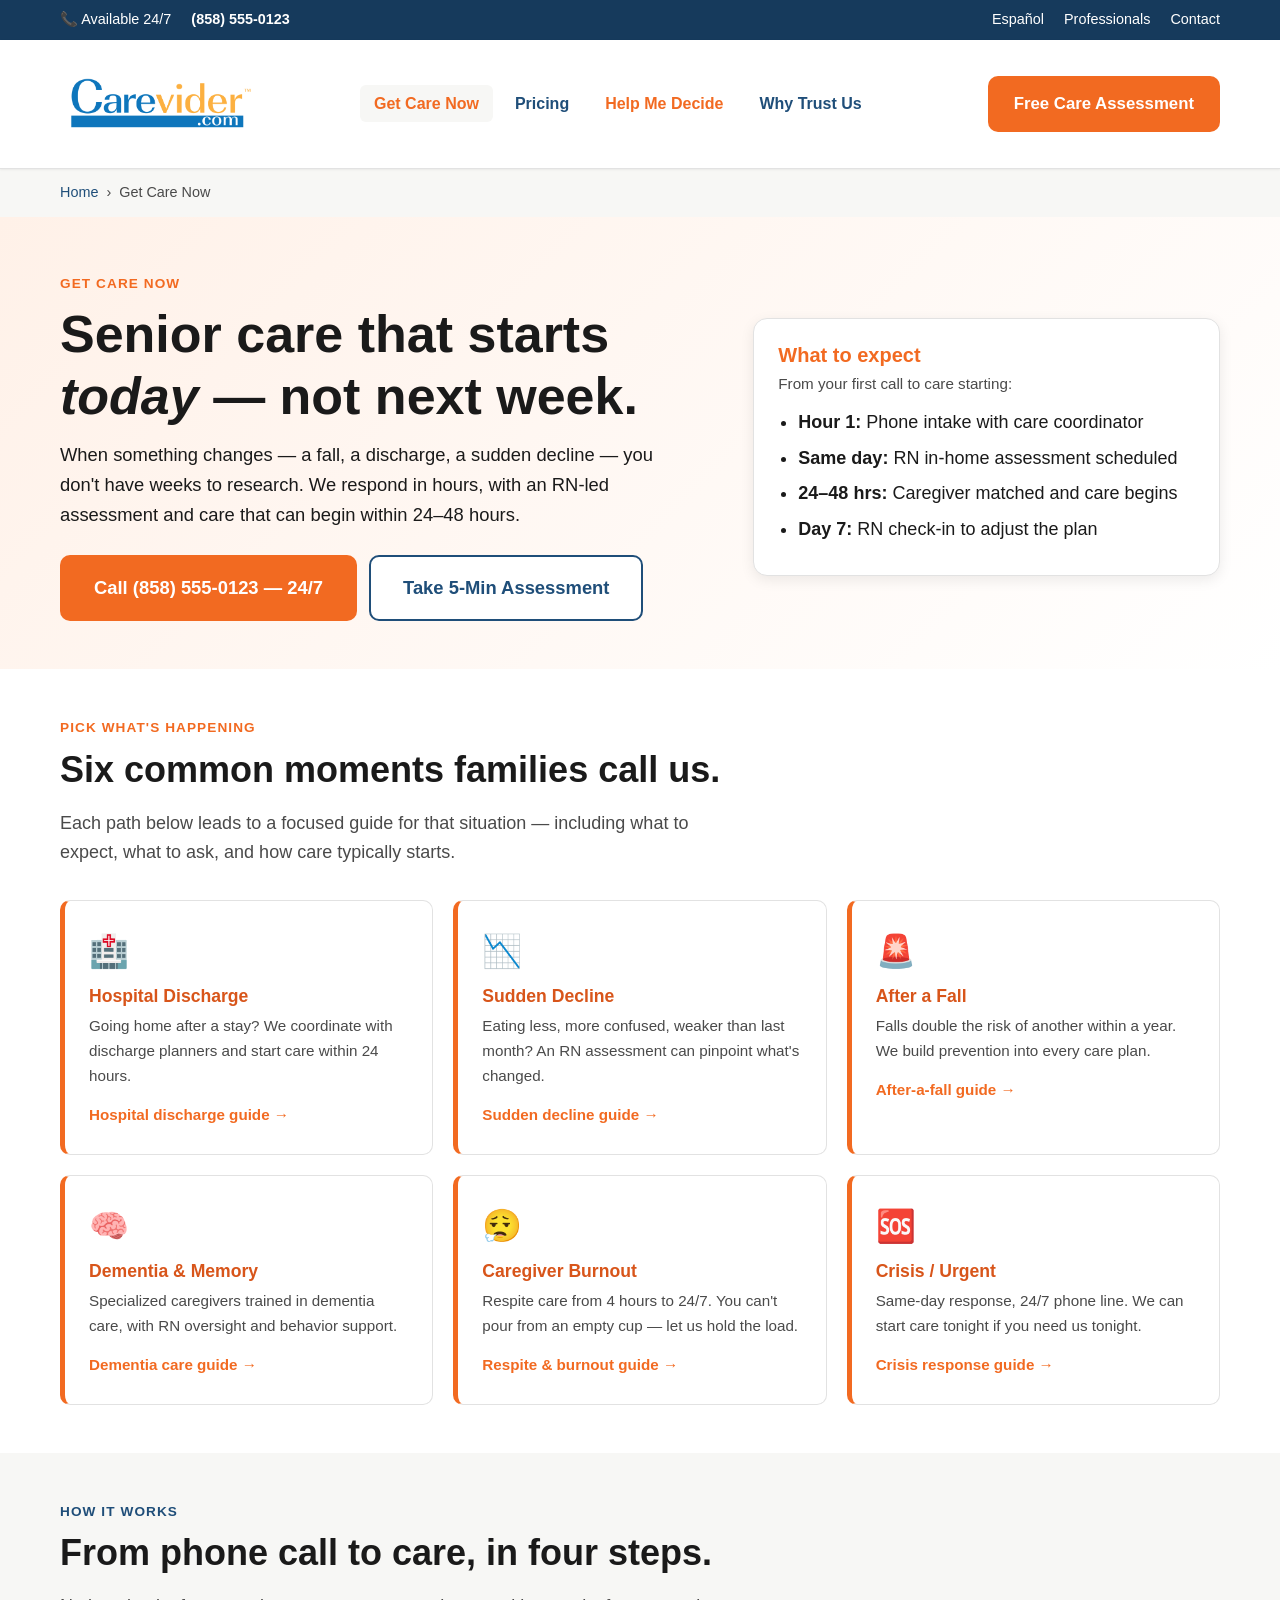
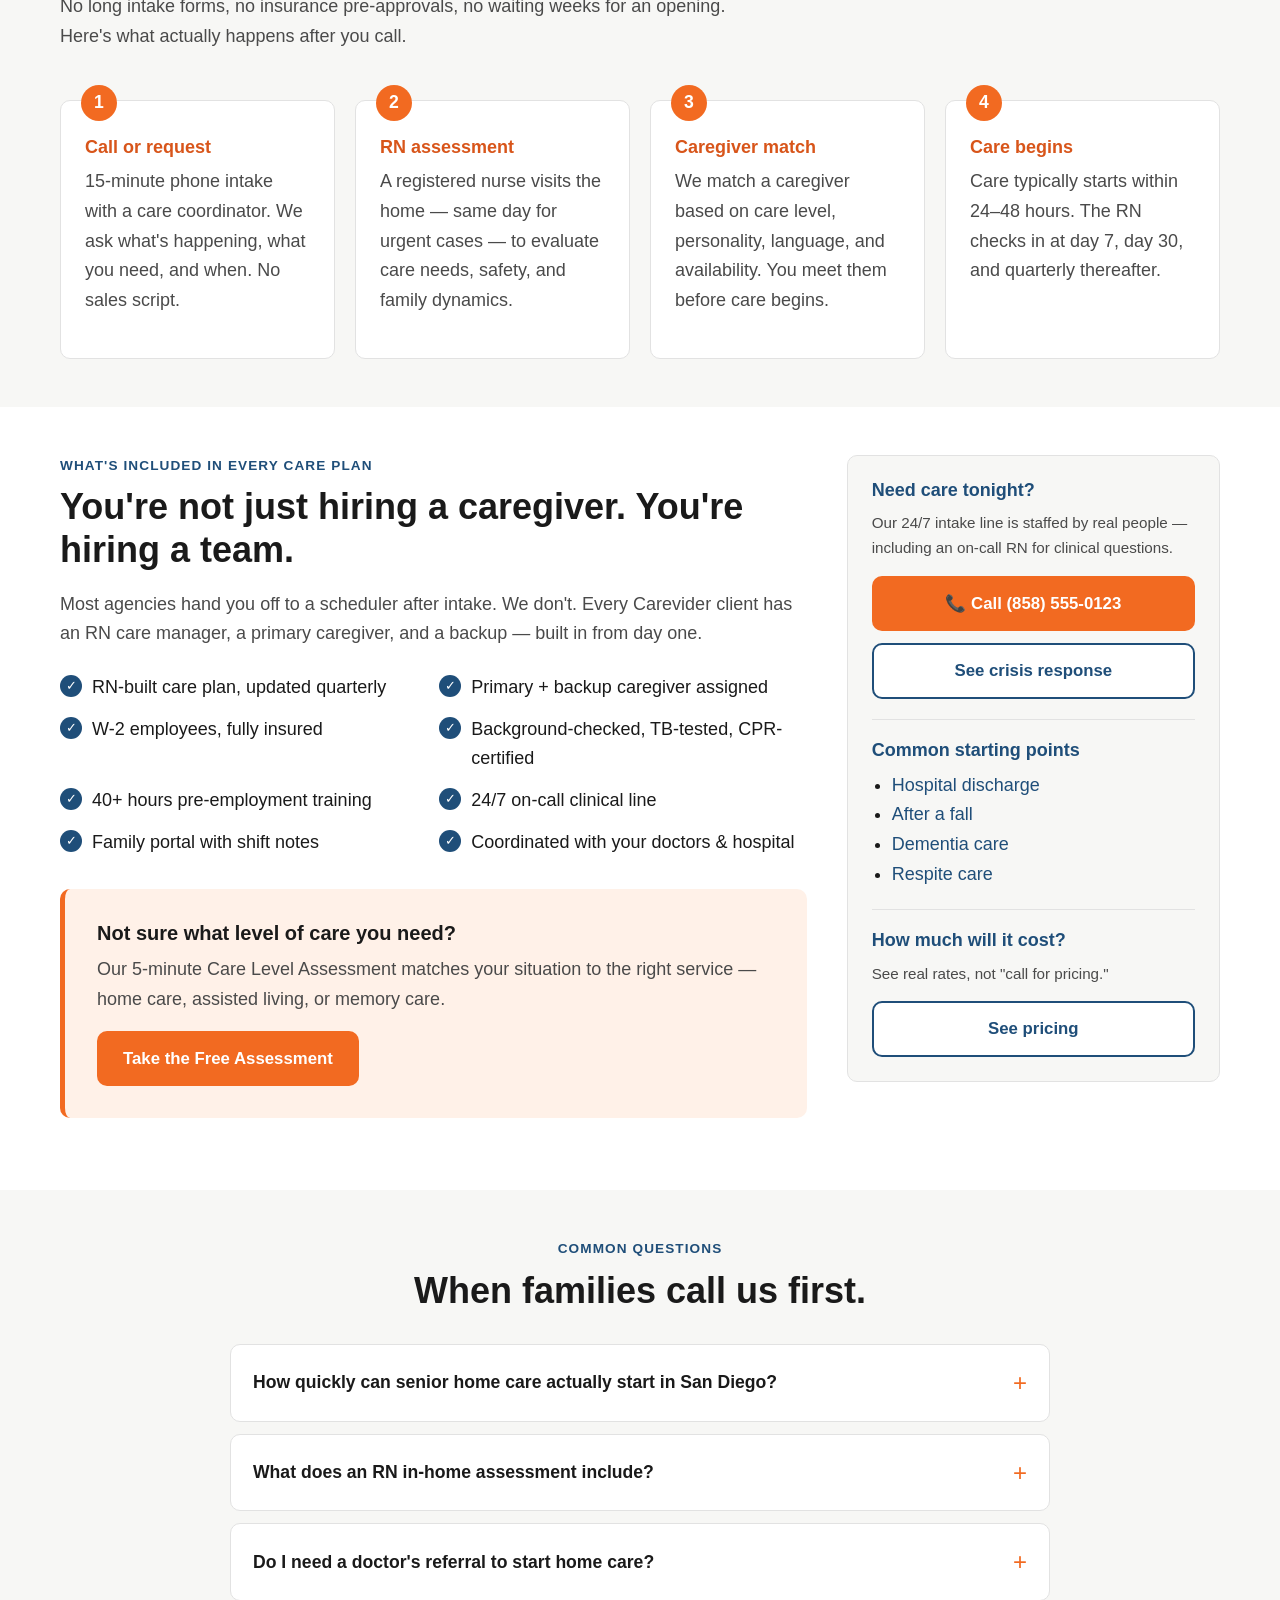
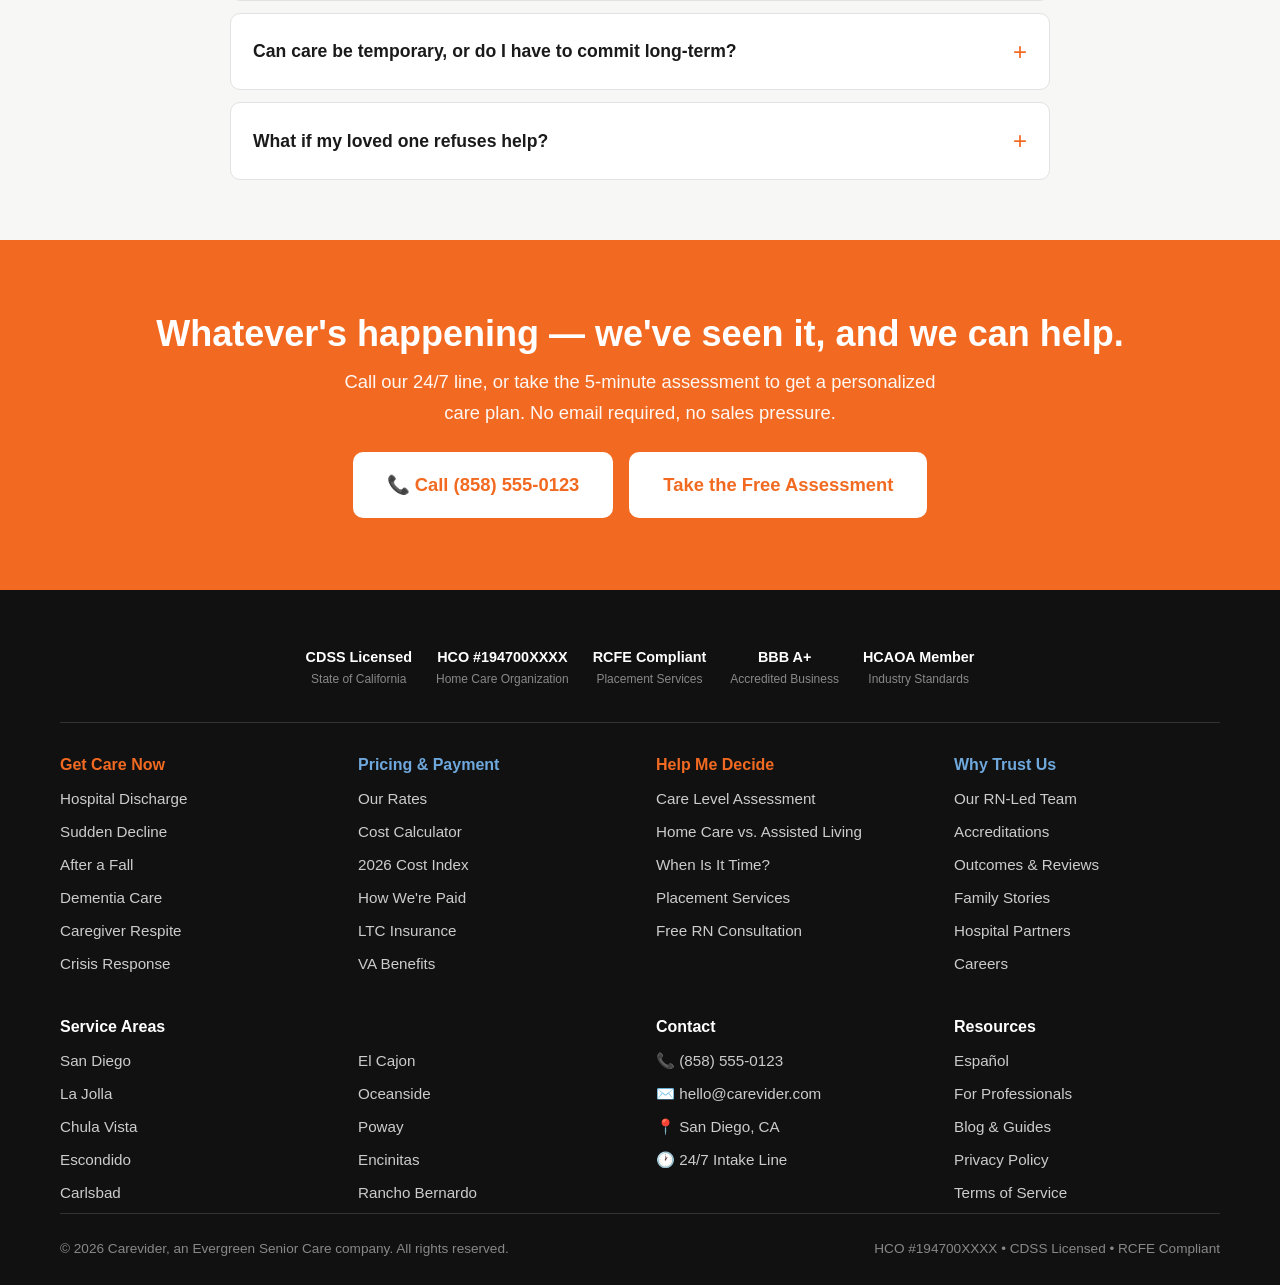
<file: src/care-now/index.html>
<!DOCTYPE html>
<html lang="en">
<head>
<meta charset="UTF-8" />
<meta name="viewport" content="width=device-width, initial-scale=1.0" />
<meta name="description" content="Senior home care in San Diego when you need it now. Hospital discharge, sudden decline, after a fall, dementia, caregiver burnout, or crisis — same-day RN assessment available." />
<title>Get Care Now | Same-Day Senior Home Care in San Diego | Carevider</title>
<link rel="stylesheet" href="../styles/styles.css" />
</head>
<body>

<!-- UTILITY BAR -->
<div class="utility-bar">
  <div class="container">
    <div class="utility-left">
      <span class="hide-sm">📞 Available 24/7</span>
      <a href="tel:+18585550123" class="phone">(858) 555-0123</a>
    </div>
    <div class="utility-right">
      <a href="/es/care-now/">Español</a>
      <a href="/professional/">Professionals</a>
      <a href="/#contact">Contact</a>
    </div>
  </div>
</div>

<!-- NAV -->
<nav class="nav" aria-label="Primary">
  <div class="nav-inner">
    <a href="../index.html" class="logo" aria-label="Carevider home">
      <span class="logo-mark" aria-hidden="true"></span>
    </a>
    <ul class="nav-links">
      <li><a href="./index.html" class="pillar-orange active">Get Care Now</a></li>
      <li><a href="../pricing/" class="pillar-blue">Pricing</a></li>
      <li><a href="../decide/" class="pillar-orange">Help Me Decide</a></li>
      <li><a href="../trust/" class="pillar-blue">Why Trust Us</a></li>
    </ul>
    <a href="../decide/assessment.html" class="btn btn-orange nav-cta">Free Care Assessment</a>
    <button class="menu-toggle" aria-label="Toggle menu" onclick="document.querySelector('.nav-links').classList.toggle('open')">☰</button>
  </div>
</nav>

<!-- BREADCRUMBS -->
<nav class="breadcrumbs" aria-label="Breadcrumb">
  <div class="container">
    <ol>
      <li><a href="../index.html">Home</a></li>
      <li aria-current="page">Get Care Now</li>
    </ol>
  </div>
</nav>

<!-- HERO -->
<header class="page-hero">
  <div class="container">
    <div>
      <div class="eyebrow orange">Get Care Now</div>
      <h1>Senior care that starts <em>today</em> — not next week.</h1>
      <p class="lead">When something changes — a fall, a discharge, a sudden decline — you don't have weeks to research. We respond in hours, with an RN-led assessment and care that can begin within 24–48 hours.</p>
      <div class="hero-cta">
        <a href="tel:+18585550123" class="btn btn-orange btn-lg">Call (858) 555-0123 — 24/7</a>
        <a href="../decide/assessment.html" class="btn btn-outline-blue btn-lg">Take 5-Min Assessment</a>
      </div>
    </div>
    <aside class="page-hero-card">
      <h3>What to expect</h3>
      <p style="margin:0; font-size:.95rem;">From your first call to care starting:</p>
      <ul>
        <li><strong>Hour 1:</strong> Phone intake with care coordinator</li>
        <li><strong>Same day:</strong> RN in-home assessment scheduled</li>
        <li><strong>24–48 hrs:</strong> Caregiver matched and care begins</li>
        <li><strong>Day 7:</strong> RN check-in to adjust the plan</li>
      </ul>
    </aside>
  </div>
</header>

<!-- TRIGGER TILES -->
<section>
  <div class="container">
    <div class="eyebrow orange">Pick what's happening</div>
    <h2>Six common moments families call us.</h2>
    <p style="max-width:680px;">Each path below leads to a focused guide for that situation — including what to expect, what to ask, and how care typically starts.</p>

    <div class="triggers" style="margin-top:32px;">
      <a href="hospital-discharge.html" class="trigger-tile">
        <div class="icon">🏥</div>
        <h4>Hospital Discharge</h4>
        <p>Going home after a stay? We coordinate with discharge planners and start care within 24 hours.</p>
        <span class="more">Hospital discharge guide →</span>
      </a>
      <a href="sudden-decline.html" class="trigger-tile">
        <div class="icon">📉</div>
        <h4>Sudden Decline</h4>
        <p>Eating less, more confused, weaker than last month? An RN assessment can pinpoint what's changed.</p>
        <span class="more">Sudden decline guide →</span>
      </a>
      <a href="after-a-fall.html" class="trigger-tile">
        <div class="icon">🚨</div>
        <h4>After a Fall</h4>
        <p>Falls double the risk of another within a year. We build prevention into every care plan.</p>
        
        <span class="more">After-a-fall guide →</span>
      </a>
      <a href="dementia-memory.html" class="trigger-tile">
        <div class="icon">🧠</div>
        <h4>Dementia & Memory</h4>
        <p>Specialized caregivers trained in dementia care, with RN oversight and behavior support.</p>
        <span class="more">Dementia care guide →</span>
      </a>
      <a href="caregiver-burnout.html" class="trigger-tile">
        <div class="icon">😮‍💨</div>
        <h4>Caregiver Burnout</h4>
        <p>Respite care from 4 hours to 24/7. You can't pour from an empty cup — let us hold the load.</p>
        <span class="more">Respite & burnout guide →</span>
      </a>
      <a href="crisis-urgent.html" class="trigger-tile">
        <div class="icon">🆘</div>
        <h4>Crisis / Urgent</h4>
        <p>Same-day response, 24/7 phone line. We can start care tonight if you need us tonight.</p>
        <span class="more">Crisis response guide →</span>
      </a>
    </div>
  </div>
</section>

<!-- HOW IT WORKS -->
<section style="background:var(--bg-alt);">
  <div class="container">
    <div class="eyebrow">How it works</div>
    <h2>From phone call to care, in four steps.</h2>
    <p style="max-width:680px;">No long intake forms, no insurance pre-approvals, no waiting weeks for an opening. Here's what actually happens after you call.</p>

    <div class="steps" style="margin-top:48px;">
      <div class="step">
        <h4>Call or request</h4>
        <p>15-minute phone intake with a care coordinator. We ask what's happening, what you need, and when. No sales script.</p>
      </div>
      <div class="step">
        <h4>RN assessment</h4>
        <p>A registered nurse visits the home — same day for urgent cases — to evaluate care needs, safety, and family dynamics.</p>
      </div>
      <div class="step">
        <h4>Caregiver match</h4>
        <p>We match a caregiver based on care level, personality, language, and availability. You meet them before care begins.</p>
      </div>
      <div class="step">
        <h4>Care begins</h4>
        <p>Care typically starts within 24–48 hours. The RN checks in at day 7, day 30, and quarterly thereafter.</p>
      </div>
    </div>
  </div>
</section>

<!-- WHAT'S INCLUDED -->
<section>
  <div class="container">
    <div class="two-col">
      <div>
        <div class="eyebrow">What's included in every care plan</div>
        <h2>You're not just hiring a caregiver. You're hiring a team.</h2>
        <p>Most agencies hand you off to a scheduler after intake. We don't. Every Carevider client has an RN care manager, a primary caregiver, and a backup — built in from day one.</p>

        <ul class="checklist" style="margin-top:24px;">
          <li>RN-built care plan, updated quarterly</li>
          <li>Primary + backup caregiver assigned</li>
          <li>W-2 employees, fully insured</li>
          <li>Background-checked, TB-tested, CPR-certified</li>
          <li>40+ hours pre-employment training</li>
          <li>24/7 on-call clinical line</li>
          <li>Family portal with shift notes</li>
          <li>Coordinated with your doctors & hospital</li>
        </ul>

        <div class="callout orange" style="margin-top:32px;">
          <h3>Not sure what level of care you need?</h3>
          <p style="margin-bottom:16px;">Our 5-minute Care Level Assessment matches your situation to the right service — home care, assisted living, or memory care.</p>
          <a href="../decide/assessment.html" class="btn btn-orange">Take the Free Assessment</a>
        </div>
      </div>

      <aside class="sidebar-card">
        <h4>Need care tonight?</h4>
        <p style="font-size:.95rem;">Our 24/7 intake line is staffed by real people — including an on-call RN for clinical questions.</p>
        <a href="tel:+18585550123" class="btn btn-orange" style="width:100%; margin-bottom:12px;">📞 Call (858) 555-0123</a>
        <a href="crisis-urgent.html" class="btn btn-outline-blue" style="width:100%;">See crisis response</a>

        <hr style="border:0; border-top:1px solid var(--line); margin:20px 0;">

        <h4>Common starting points</h4>
        <ul>
          <li><a href="hospital-discharge.html">Hospital discharge</a></li>
          <li><a href="after-a-fall.html">After a fall</a></li>
          <li><a href="dementia-memory.html">Dementia care</a></li>
          <li><a href="caregiver-burnout.html">Respite care</a></li>
        </ul>

        <hr style="border:0; border-top:1px solid var(--line); margin:20px 0;">

        <h4>How much will it cost?</h4>
        <p style="font-size:.95rem;">See real rates, not "call for pricing."</p>
        <a href="../pricing/" class="btn btn-outline-blue" style="width:100%;">See pricing</a>
      </aside>
    </div>
  </div>
</section>

<!-- FAQ -->
<section style="background:var(--bg-alt);">
  <div class="container">
    <div class="eyebrow" style="text-align:center;">Common questions</div>
    <h2 style="text-align:center;">When families call us first.</h2>
    <div class="faq-list" style="margin-top:32px;">
      <details>
        <summary>How quickly can senior home care actually start in San Diego?</summary>
        <div class="answer">For most cases in San Diego County, Carevider can start care within 24–48 hours of the initial call. For hospital discharges and crisis situations, same-day starts are common. We maintain a 24/7 intake line and on-call RN team specifically for urgent needs, and we keep capacity reserved each week for short-notice starts.</div>
      </details>
      <details>
        <summary>What does an RN in-home assessment include?</summary>
        <div class="answer">A registered nurse visits the home for 60–90 minutes to evaluate six areas: activities of daily living (bathing, dressing, eating), mobility and fall risk, cognition and memory, medication management, home safety, and family caregiver capacity. You receive a written care plan with recommended hours, level of care, and an honest cost estimate — at no charge and with no obligation.</div>
      </details>
      <details>
        <summary>Do I need a doctor's referral to start home care?</summary>
        <div class="answer">No. Non-medical home care does not require a doctor's order or referral. You or any family member can initiate services directly. If your loved one is being discharged from a hospital, we coordinate directly with the discharge planner and clinical team — but the decision to begin care is yours, not theirs.</div>
      </details>
      <details>
        <summary>Can care be temporary, or do I have to commit long-term?</summary>
        <div class="answer">Care can be as short as a few days or as long as several years. Many families start with post-hospital recovery (2–4 weeks) or respite for a vacationing family caregiver (1–2 weeks). There is no minimum commitment beyond the 4-hour shift minimum, and you can adjust or end care with 48 hours' notice.</div>
      </details>
      <details>
        <summary>What if my loved one refuses help?</summary>
        <div class="answer">This is one of the most common situations we navigate. Our RN care managers are trained to introduce care gently — often starting with a "companion" rather than a "caregiver," focusing on activities the senior enjoys (meals, walks, errands) rather than the tasks they resist (bathing, medication). Most reluctant seniors accept help within 1–2 weeks when the introduction is handled this way.</div>
      </details>
    </div>
  </div>
</section>

<!-- FINAL CTA -->
<section class="final-cta">
  <h2>Whatever's happening — we've seen it, and we can help.</h2>
  <p>Call our 24/7 line, or take the 5-minute assessment to get a personalized care plan. No email required, no sales pressure.</p>
  <div class="cta-row">
    <a href="tel:+18585550123" class="btn btn-lg">📞 Call (858) 555-0123</a>
    <a href="../decide/assessment.html" class="btn btn-lg btn-outline-white">Take the Free Assessment</a>
  </div>
</section>

<!-- FOOTER (shared across all pages) -->
<footer id="contact">
  <div class="container">
    <div class="footer-credentials">
      <div class="cred">CDSS Licensed<small>State of California</small></div>
      <div class="cred">HCO #194700XXXX<small>Home Care Organization</small></div>
      <div class="cred">RCFE Compliant<small>Placement Services</small></div>
      <div class="cred">BBB A+<small>Accredited Business</small></div>
      <div class="cred">HCAOA Member<small>Industry Standards</small></div>
    </div>

    <div class="footer-grid">
      <div class="footer-col orange">
        <h4>Get Care Now</h4>
        <ul>
          <li><a href="hospital-discharge.html">Hospital Discharge</a></li>
          <li><a href="sudden-decline.html">Sudden Decline</a></li>
          <li><a href="after-a-fall.html">After a Fall</a></li>
          <li><a href="dementia-memory.html">Dementia Care</a></li>
          <li><a href="caregiver-burnout.html">Caregiver Respite</a></li>
          <li><a href="crisis-urgent.html">Crisis Response</a></li>
        </ul>
      </div>
      <div class="footer-col blue">
        <h4>Pricing & Payment</h4>
        <ul>
          <li><a href="../pricing/rates.html">Our Rates</a></li>
          <li><a href="../pricing/calculator.html">Cost Calculator</a></li>
          <li><a href="../pricing/cost-index.html">2026 Cost Index</a></li>
          <li><a href="../pricing/how-were-paid.html">How We're Paid</a></li>
          <li><a href="../pricing/ltc-insurance.html">LTC Insurance</a></li>
          <li><a href="../pricing/va-benefits.html">VA Benefits</a></li>
        </ul>
      </div>
      <div class="footer-col orange">
        <h4>Help Me Decide</h4>
        <ul>
          <li><a href="../decide/assessment.html">Care Level Assessment</a></li>
          <li><a href="../decide/home-vs-assisted.html">Home Care vs. Assisted Living</a></li>
          <li><a href="../decide/when-is-it-time.html">When Is It Time?</a></li>
          <li><a href="../decide/placement.html">Placement Services</a></li>
          <li><a href="../decide/rn-consultation.html">Free RN Consultation</a></li>
        </ul>
      </div>
      <div class="footer-col blue">
        <h4>Why Trust Us</h4>
        <ul>
          <li><a href="../trust/team.html">Our RN-Led Team</a></li>
          <li><a href="../trust/accreditations.html">Accreditations</a></li>
          <li><a href="../trust/outcomes.html">Outcomes & Reviews</a></li>
          <li><a href="../trust/stories.html">Family Stories</a></li>
          <li><a href="../trust/hospital-partners.html">Hospital Partners</a></li>
          <li><a href="../trust/careers.html">Careers</a></li>
        </ul>
      </div>
    </div>

    <div class="footer-grid" style="margin-bottom:0;">
      <div class="footer-col">
        <h4>Service Areas</h4>
        <ul>
          <li><a href="../areas/san-diego.html">San Diego</a></li>
          <li><a href="../areas/la-jolla.html">La Jolla</a></li>
          <li><a href="../areas/chula-vista.html">Chula Vista</a></li>
          <li><a href="../areas/escondido.html">Escondido</a></li>
          <li><a href="../areas/carlsbad.html">Carlsbad</a></li>
        </ul>
      </div>
      <div class="footer-col">
        <h4>&nbsp;</h4>
        <ul>
          <li><a href="../areas/el-cajon.html">El Cajon</a></li>
          <li><a href="../areas/oceanside.html">Oceanside</a></li>
          <li><a href="../areas/poway.html">Poway</a></li>
          <li><a href="../areas/encinitas.html">Encinitas</a></li>
          <li><a href="../areas/rancho-bernardo.html">Rancho Bernardo</a></li>
        </ul>
      </div>
      <div class="footer-col">
        <h4>Contact</h4>
        <ul>
          <li>📞 <a href="tel:+18585550123">(858) 555-0123</a></li>
          <li>✉️ <a href="mailto:hello@carevider.com">hello@carevider.com</a></li>
          <li>📍 San Diego, CA</li>
          <li>🕐 24/7 Intake Line</li>
        </ul>
      </div>
      <div class="footer-col">
        <h4>Resources</h4>
        <ul>
          <li><a href="/es/">Español</a></li>
          <li><a href="/professional/">For Professionals</a></li>
          <li><a href="/blog/">Blog & Guides</a></li>
          <li><a href="/privacy/">Privacy Policy</a></li>
          <li><a href="/terms/">Terms of Service</a></li>
        </ul>
      </div>
    </div>

    <div class="footer-bottom">
      <div>© 2026 Carevider, an Evergreen Senior Care company. All rights reserved.</div>
      <div>HCO #194700XXXX • CDSS Licensed • RCFE Compliant</div>
    </div>
  </div>
</footer>

<!-- MOBILE STICKY -->
<div class="mobile-sticky" aria-label="Quick actions">
  <div class="row">
    <a href="tel:+18585550123" class="btn btn-blue">📞 Call</a>
    <a href="../decide/assessment.html" class="btn btn-orange">Free Assessment</a>
  </div>
</div>

<script>
  document.addEventListener('click', function (e) {
    if (e.target.matches('.nav-links a')) {
      document.querySelector('.nav-links').classList.remove('open');
    }
  });
</script>

</body>
</html>
</file>
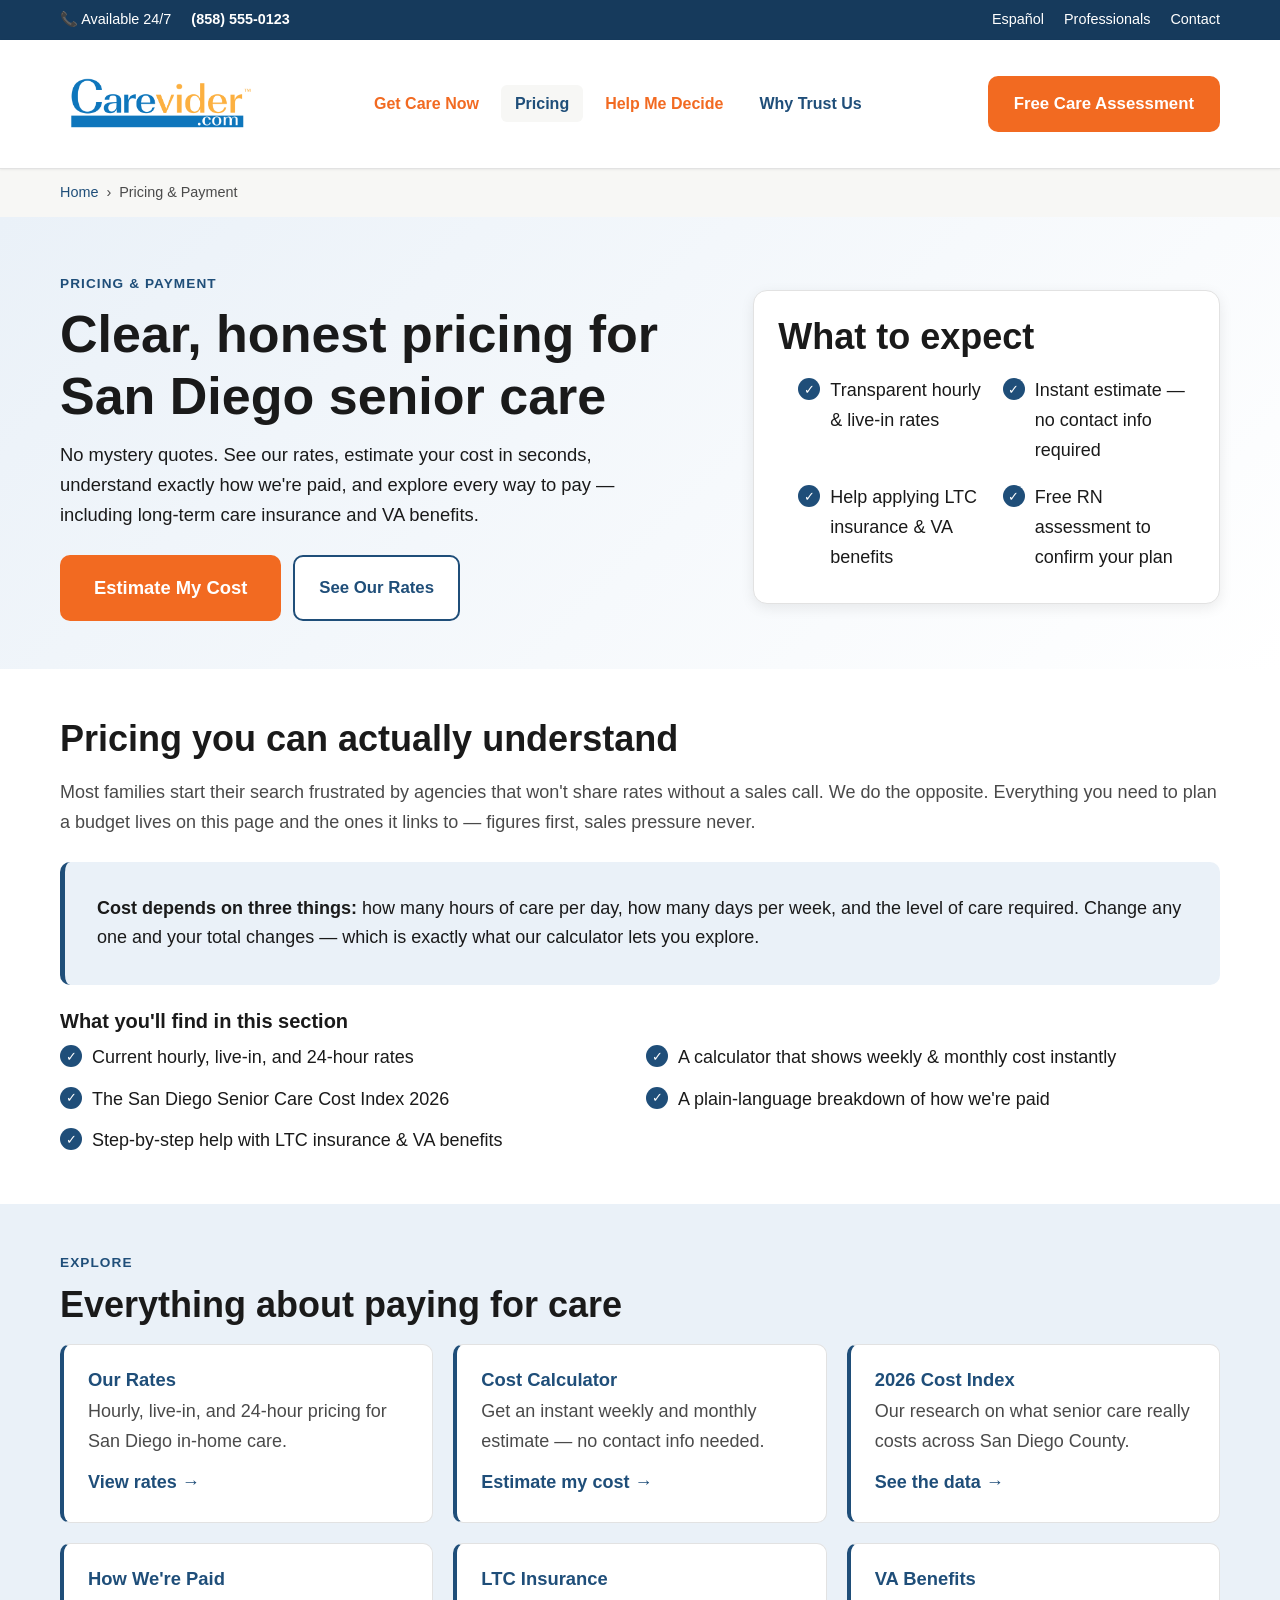
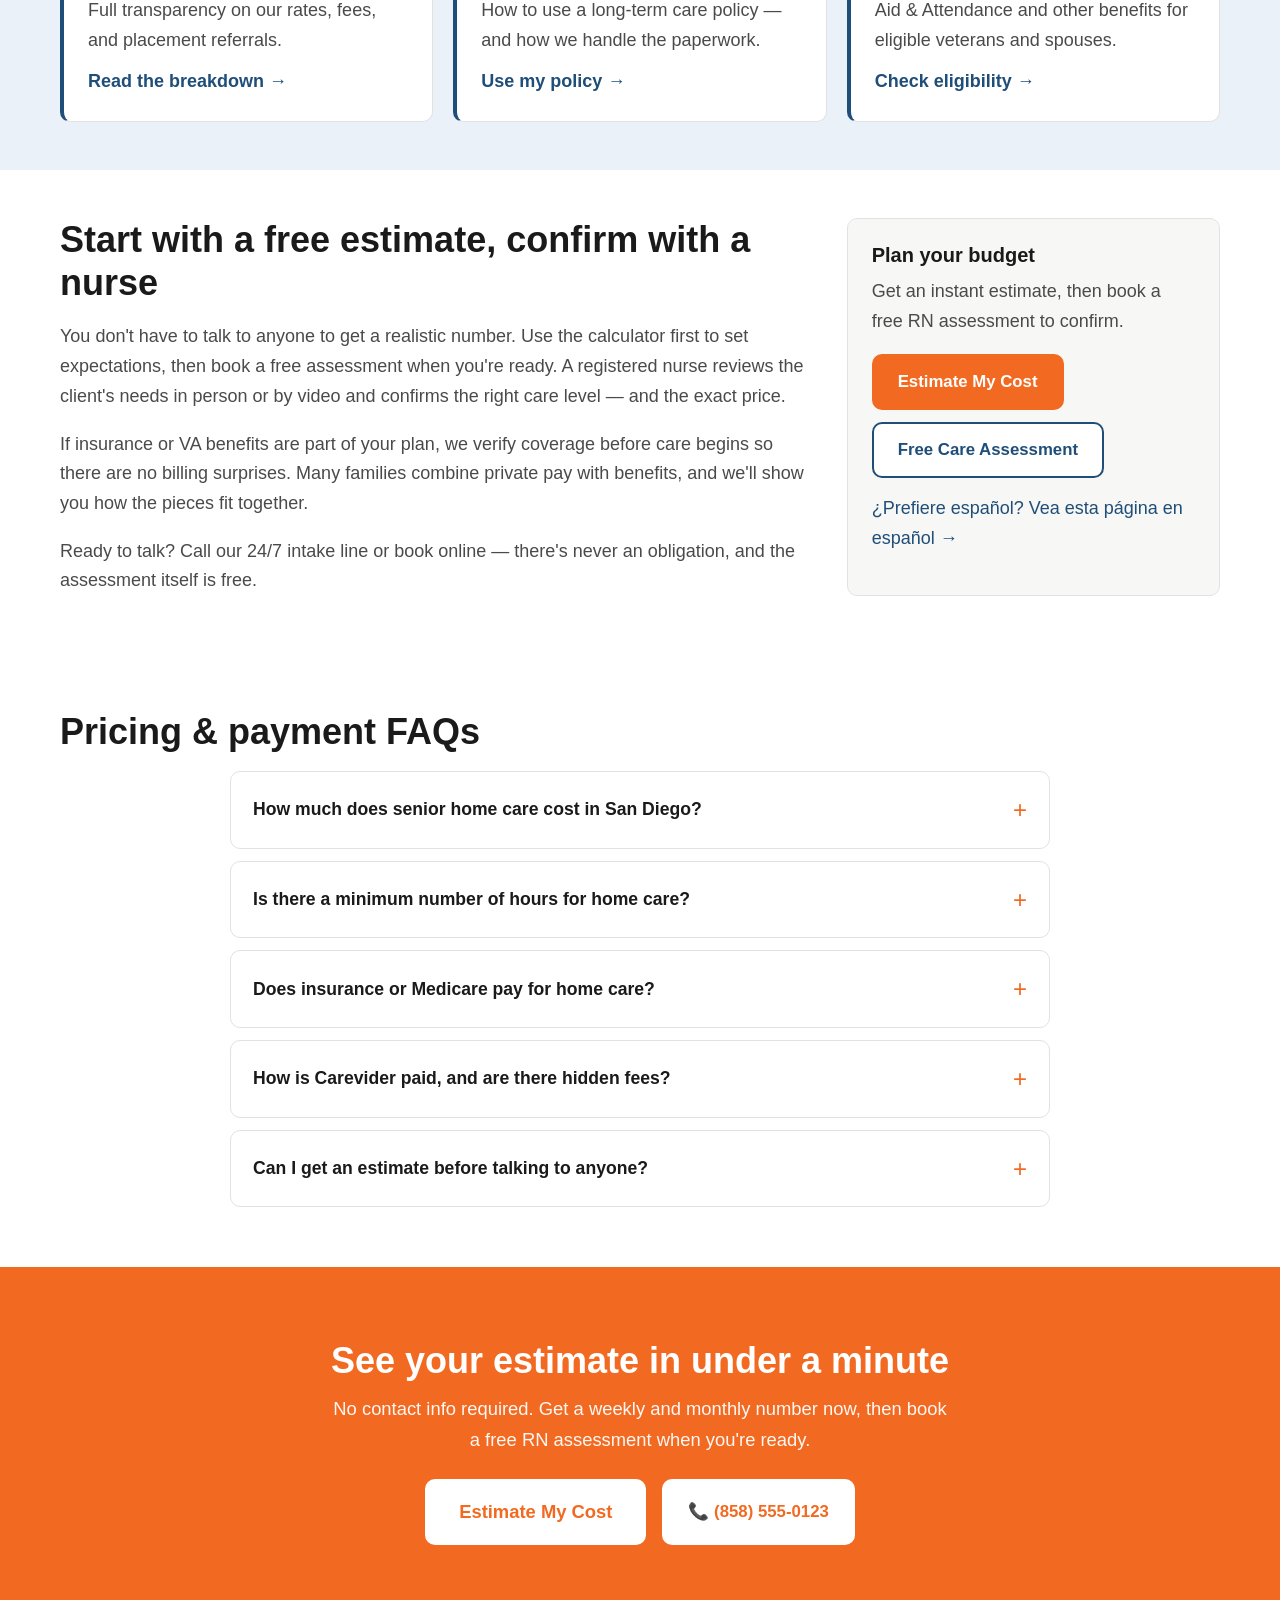
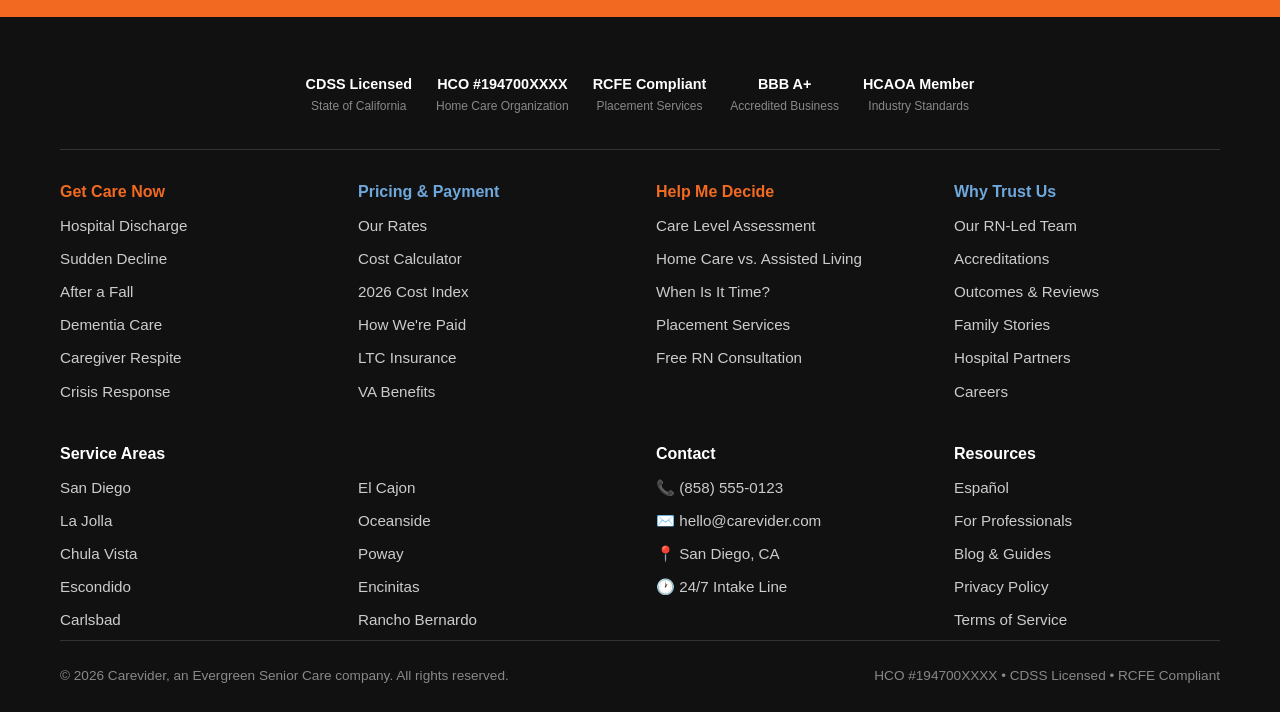
<file: src/pricing/index.html>
<!DOCTYPE html>
<html lang="en">
<head>
  <meta charset="UTF-8" />
  <meta name="viewport" content="width=device-width, initial-scale=1" />
  <title>Senior Home Care Pricing in San Diego | Rates, Calculator & Cost Index | Carevider</title>
  <meta name="description" content="Transparent San Diego senior home care pricing: hourly & live-in rates, a free cost calculator, the 2026 Cost Index, how we're paid, plus LTC insurance and VA benefits guidance." />
  <link rel="canonical" href="https://www.carevider.com/pricing/" />
  <link rel="stylesheet" href="../styles/styles.css" />
  <style>
    /* Page-specific (hub): payment-path tiles. Mobile-first. */
    .pay-paths { display: grid; grid-template-columns: 1fr; gap: 20px; margin-top: 8px; }
    .pay-card {
      background: #fff; border: 1px solid var(--line); border-left: 4px solid var(--blue);
      border-radius: var(--radius); padding: 24px;
    }
    .pay-card h3 { color: var(--blue); font-size: 1.15rem; margin-bottom: 6px; }
    .pay-card p { color: var(--ink-soft); margin-bottom: 12px; }
    .pay-card a.more { font-weight: 700; color: var(--blue); }
    @media (min-width: 561px) { .pay-paths { grid-template-columns: 1fr 1fr; } }
    @media (min-width: 961px) { .pay-paths { grid-template-columns: repeat(3, 1fr); } }
  </style>

  <!-- JSON-LD: WebPage + BreadcrumbList -->
  <script type="application/ld+json">
  {
    "@context": "https://schema.org",
    "@graph": [
      {
        "@type": "Organization",
        "@id": "https://www.carevider.com/#organization",
        "name": "Carevider",
        "legalName": "Evergreen Senior Care",
        "url": "https://www.carevider.com/",
        "telephone": "+1-858-555-0123",
        "areaServed": { "@type": "AdministrativeArea", "name": "San Diego County, California" },
        "address": {
          "@type": "PostalAddress",
          "addressLocality": "San Diego",
          "addressRegion": "CA",
          "addressCountry": "US"
        }
      },
      {
        "@type": "MedicalBusiness",
        "@id": "https://www.carevider.com/#medicalbusiness",
        "name": "Carevider",
        "url": "https://www.carevider.com/",
        "telephone": "+1-858-555-0123",
        "parentOrganization": { "@id": "https://www.carevider.com/#organization" },
        "areaServed": { "@type": "AdministrativeArea", "name": "San Diego County, California" }
      },
      {
        "@type": "WebPage",
        "@id": "https://www.carevider.com/pricing/#webpage",
        "url": "https://www.carevider.com/pricing/",
        "name": "Senior Home Care Pricing in San Diego",
        "description": "Transparent San Diego senior home care pricing: hourly and live-in rates, a free cost calculator, the 2026 Cost Index, how we're paid, plus LTC insurance and VA benefits guidance.",
        "isPartOf": { "@id": "https://www.carevider.com/#organization" },
        "about": { "@id": "https://www.carevider.com/#medicalbusiness" }
      },
      {
        "@type": "BreadcrumbList",
        "@id": "https://www.carevider.com/pricing/#breadcrumb",
        "itemListElement": [
          { "@type": "ListItem", "position": 1, "name": "Home", "item": "https://www.carevider.com/" },
          { "@type": "ListItem", "position": 2, "name": "Pricing & Payment", "item": "https://www.carevider.com/pricing/" }
        ]
      }
    ]
  }
  </script>

  <!-- JSON-LD: FAQPage -->
  <script type="application/ld+json">
  {
    "@context": "https://schema.org",
    "@type": "FAQPage",
    "@id": "https://www.carevider.com/pricing/#faq",
    "mainEntity": [
      {
        "@type": "Question",
        "name": "How much does senior home care cost in San Diego?",
        "acceptedAnswer": {
          "@type": "Answer",
          "text": "San Diego home care is typically billed hourly, with live-in and 24-hour options for higher-need clients. Your total depends on hours per day, days per week, and care level. Use our free cost calculator for an instant weekly and monthly estimate, then book a free RN assessment to confirm."
        }
      },
      {
        "@type": "Question",
        "name": "Is there a minimum number of hours for home care?",
        "acceptedAnswer": {
          "@type": "Answer",
          "text": "Most San Diego agencies, including Carevider, set a daily minimum so caregivers can deliver safe, meaningful visits. Shorter visits often cost more per hour. During your free assessment we recommend a schedule that fits the client's needs and your budget, with no long-term contract required to begin."
        }
      },
      {
        "@type": "Question",
        "name": "Does insurance or Medicare pay for home care?",
        "acceptedAnswer": {
          "@type": "Answer",
          "text": "Traditional Medicare rarely covers non-medical home care. Long-term care insurance often does, and eligible veterans may qualify for VA benefits like Aid and Attendance. We help families verify coverage, file paperwork, and combine private pay with benefits. See our LTC insurance and VA benefits pages for details."
        }
      },
      {
        "@type": "Question",
        "name": "How is Carevider paid, and are there hidden fees?",
        "acceptedAnswer": {
          "@type": "Answer",
          "text": "We bill a transparent hourly or live-in rate with no hidden assessment, registration, or cancellation surprises. Placement help into assisted living is typically free to families because communities pay our referral fee. Our How We're Paid page explains every revenue source in plain language."
        }
      },
      {
        "@type": "Question",
        "name": "Can I get an estimate before talking to anyone?",
        "acceptedAnswer": {
          "@type": "Answer",
          "text": "Yes. Our online cost calculator gives an instant weekly and monthly estimate based on hours, days, and care level, with no contact information required. When you are ready, a registered nurse provides a free in-home or virtual assessment to confirm the right care plan and exact pricing."
        }
      }
    ]
  }
  </script>
</head>
<body>

  <!-- 1. UTILITY BAR -->
  <div class="utility-bar">
    <div class="container">
      <div class="utility-left">
        <span class="hide-sm">📞 Available 24/7</span>
        <a href="tel:+18585550123" class="phone">(858) 555-0123</a>
      </div>
      <div class="utility-right">
        <a href="/es/">Español</a>
        <a href="/professional/">Professionals</a>
        <a href="#contact">Contact</a>
      </div>
    </div>
  </div>

  <!-- 2. STICKY NAV -->
  <nav class="nav" aria-label="Primary">
    <div class="nav-inner">
      <a href="../index.html" class="logo" aria-label="Carevider home">
        <span class="logo-mark" aria-hidden="true"></span>
      </a>
      <ul class="nav-links" id="primary-nav">
        <li><a href="../care-now/" class="pillar-orange">Get Care Now</a></li>
        <li><a href="../pricing/" class="pillar-blue active">Pricing</a></li>
        <li><a href="../decide/" class="pillar-orange">Help Me Decide</a></li>
        <li><a href="../trust/" class="pillar-blue">Why Trust Us</a></li>
      </ul>
      <a href="../decide/assessment.html" class="btn btn-orange nav-cta">Free Care Assessment</a>
      <button class="menu-toggle" aria-label="Toggle menu" aria-expanded="false" aria-controls="primary-nav">☰</button>
    </div>
  </nav>

  <!-- 3. BREADCRUMBS -->
  <nav class="breadcrumbs" aria-label="Breadcrumb">
    <div class="container">
      <ol>
        <li><a href="../index.html">Home</a></li>
        <li aria-current="page">Pricing &amp; Payment</li>
      </ol>
    </div>
  </nav>

  <!-- 4. PAGE HERO (blue = trust/information pillar) -->
  <header class="page-hero blue">
    <div class="container">
      <div>
        <p class="eyebrow">Pricing &amp; Payment</p>
        <h1>Clear, honest pricing for San Diego senior care</h1>
        <p class="lead">No mystery quotes. See our rates, estimate your cost in seconds, understand exactly how we're paid, and explore every way to pay — including long-term care insurance and VA benefits.</p>
        <div class="hero-cta">
          <a href="calculator.html" class="btn btn-orange btn-lg">Estimate My Cost</a>
          <a href="rates.html" class="btn btn-outline-blue">See Our Rates</a>
        </div>
      </div>
      <aside class="page-hero-card blue">
        <h2>What to expect</h2>
        <ul class="checklist">
          <li>Transparent hourly &amp; live-in rates</li>
          <li>Instant estimate — no contact info required</li>
          <li>Help applying LTC insurance &amp; VA benefits</li>
          <li>Free RN assessment to confirm your plan</li>
        </ul>
      </aside>
    </div>
  </header>

  <!-- 5. WHY IT MATTERS + CALLOUT + CHECKLIST -->
  <section>
    <div class="container">
      <h2>Pricing you can actually understand</h2>
      <p>Most families start their search frustrated by agencies that won't share rates without a sales call. We do the opposite. Everything you need to plan a budget lives on this page and the ones it links to — figures first, sales pressure never.</p>

      <div class="callout blue">
        <strong>Cost depends on three things:</strong> how many hours of care per day, how many days per week, and the level of care required. Change any one and your total changes — which is exactly what our calculator lets you explore.
      </div>

      <h3>What you'll find in this section</h3>
      <ul class="checklist">
        <li>Current hourly, live-in, and 24-hour rates</li>
        <li>A calculator that shows weekly &amp; monthly cost instantly</li>
        <li>The San Diego Senior Care Cost Index 2026</li>
        <li>A plain-language breakdown of how we're paid</li>
        <li>Step-by-step help with LTC insurance &amp; VA benefits</li>
      </ul>
    </div>
  </section>

  <!-- 6. EXPLORE PRICING (payment-path tiles) -->
  <section class="pricing-wrap">
    <div class="container">
      <p class="eyebrow">Explore</p>
      <h2>Everything about paying for care</h2>
      <div class="pay-paths">
        <div class="pay-card">
          <h3>Our Rates</h3>
          <p>Hourly, live-in, and 24-hour pricing for San Diego in-home care.</p>
          <a href="rates.html" class="more">View rates →</a>
        </div>
        <div class="pay-card">
          <h3>Cost Calculator</h3>
          <p>Get an instant weekly and monthly estimate — no contact info needed.</p>
          <a href="calculator.html" class="more">Estimate my cost →</a>
        </div>
        <div class="pay-card">
          <h3>2026 Cost Index</h3>
          <p>Our research on what senior care really costs across San Diego County.</p>
          <a href="cost-index.html" class="more">See the data →</a>
        </div>
        <div class="pay-card">
          <h3>How We're Paid</h3>
          <p>Full transparency on our rates, fees, and placement referrals.</p>
          <a href="how-were-paid.html" class="more">Read the breakdown →</a>
        </div>
        <div class="pay-card">
          <h3>LTC Insurance</h3>
          <p>How to use a long-term care policy — and how we handle the paperwork.</p>
          <a href="ltc-insurance.html" class="more">Use my policy →</a>
        </div>
        <div class="pay-card">
          <h3>VA Benefits</h3>
          <p>Aid &amp; Attendance and other benefits for eligible veterans and spouses.</p>
          <a href="va-benefits.html" class="more">Check eligibility →</a>
        </div>
      </div>
    </div>
  </section>

  <!-- 7. TWO-COLUMN: main + sticky sidebar -->
  <section>
    <div class="container two-col">
      <div>
        <h2>Start with a free estimate, confirm with a nurse</h2>
        <p>You don't have to talk to anyone to get a realistic number. Use the calculator first to set expectations, then book a free assessment when you're ready. A registered nurse reviews the client's needs in person or by video and confirms the right care level — and the exact price.</p>
        <p>If insurance or VA benefits are part of your plan, we verify coverage before care begins so there are no billing surprises. Many families combine private pay with benefits, and we'll show you how the pieces fit together.</p>
        <p>Ready to talk? Call our 24/7 intake line or book online — there's never an obligation, and the assessment itself is free.</p>
      </div>
      <aside class="sidebar-card">
        <h3>Plan your budget</h3>
        <p>Get an instant estimate, then book a free RN assessment to confirm.</p>
        <a href="calculator.html" class="btn btn-orange" style="margin-bottom: 12px;">Estimate My Cost</a>
        <a href="../decide/assessment.html" class="btn btn-outline-blue">Free Care Assessment</a>
        <p style="margin-top:16px;"><a href="/es/">¿Prefiere español? Vea esta página en español →</a></p>
      </aside>
    </div>
  </section>

  <!-- 8. FAQ (AEO, 40–60 word answers) -->
  <section class="bg-alt">
    <div class="container">
      <h2>Pricing &amp; payment FAQs</h2>
      <div class="faq-list">
        <details>
          <summary>How much does senior home care cost in San Diego?</summary>
          <div class="answer">San Diego home care is typically billed hourly, with live-in and 24-hour options for higher-need clients. Your total depends on hours per day, days per week, and care level. Use our free cost calculator for an instant weekly and monthly estimate, then book a free RN assessment to confirm.</div>
        </details>
        <details>
          <summary>Is there a minimum number of hours for home care?</summary>
          <div class="answer">Most San Diego agencies, including Carevider, set a daily minimum so caregivers can deliver safe, meaningful visits. Shorter visits often cost more per hour. During your free assessment we recommend a schedule that fits the client's needs and your budget, with no long-term contract required to begin.</div>
        </details>
        <details>
          <summary>Does insurance or Medicare pay for home care?</summary>
          <div class="answer">Traditional Medicare rarely covers non-medical home care. Long-term care insurance often does, and eligible veterans may qualify for VA benefits like Aid and Attendance. We help families verify coverage, file paperwork, and combine private pay with benefits. See our LTC insurance and VA benefits pages for details.</div>
        </details>
        <details>
          <summary>How is Carevider paid, and are there hidden fees?</summary>
          <div class="answer">We bill a transparent hourly or live-in rate with no hidden assessment, registration, or cancellation surprises. Placement help into assisted living is typically free to families because communities pay our referral fee. Our How We're Paid page explains every revenue source in plain language.</div>
        </details>
        <details>
          <summary>Can I get an estimate before talking to anyone?</summary>
          <div class="answer">Yes. Our online cost calculator gives an instant weekly and monthly estimate based on hours, days, and care level, with no contact information required. When you are ready, a registered nurse provides a free in-home or virtual assessment to confirm the right care plan and exact pricing.</div>
        </details>
      </div>
    </div>
  </section>

  <!-- 9. FINAL CTA (orange band) -->
  <section class="final-cta">
    <div class="container">
      <h2>See your estimate in under a minute</h2>
      <p>No contact info required. Get a weekly and monthly number now, then book a free RN assessment when you're ready.</p>
      <div class="cta-row">
        <a href="calculator.html" class="btn btn-outline-white btn-lg">Estimate My Cost</a>
        <a href="tel:+18585550123" class="btn btn-outline-white">📞 (858) 555-0123</a>
      </div>
    </div>
  </section>

  <!-- FOOTER -->
  <footer id="contact">
    <div class="container">
      <div class="footer-credentials">
        <div class="cred">CDSS Licensed<small>State of California</small></div>
        <div class="cred">HCO #194700XXXX<small>Home Care Organization</small></div>
        <div class="cred">RCFE Compliant<small>Placement Services</small></div>
        <div class="cred">BBB A+<small>Accredited Business</small></div>
        <div class="cred">HCAOA Member<small>Industry Standards</small></div>
      </div>

      <div class="footer-grid">
        <div class="footer-col orange">
          <h4>Get Care Now</h4>
          <ul>
            <li><a href="../care-now/hospital-discharge.html">Hospital Discharge</a></li>
            <li><a href="../care-now/sudden-decline.html">Sudden Decline</a></li>
            <li><a href="../care-now/after-a-fall.html">After a Fall</a></li>
            <li><a href="../care-now/dementia-memory.html">Dementia Care</a></li>
            <li><a href="../care-now/caregiver-burnout.html">Caregiver Respite</a></li>
            <li><a href="../care-now/crisis-urgent.html">Crisis Response</a></li>
          </ul>
        </div>
        <div class="footer-col blue">
          <h4>Pricing &amp; Payment</h4>
          <ul>
            <li><a href="../pricing/rates.html">Our Rates</a></li>
            <li><a href="../pricing/calculator.html">Cost Calculator</a></li>
            <li><a href="../pricing/cost-index.html">2026 Cost Index</a></li>
            <li><a href="../pricing/how-were-paid.html">How We're Paid</a></li>
            <li><a href="../pricing/ltc-insurance.html">LTC Insurance</a></li>
            <li><a href="../pricing/va-benefits.html">VA Benefits</a></li>
          </ul>
        </div>
        <div class="footer-col orange">
          <h4>Help Me Decide</h4>
          <ul>
            <li><a href="../decide/assessment.html">Care Level Assessment</a></li>
            <li><a href="../decide/home-vs-assisted.html">Home Care vs. Assisted Living</a></li>
            <li><a href="../decide/when-is-it-time.html">When Is It Time?</a></li>
            <li><a href="../decide/placement.html">Placement Services</a></li>
            <li><a href="../decide/rn-consultation.html">Free RN Consultation</a></li>
          </ul>
        </div>
        <div class="footer-col blue">
          <h4>Why Trust Us</h4>
          <ul>
            <li><a href="../trust/team.html">Our RN-Led Team</a></li>
            <li><a href="../trust/accreditations.html">Accreditations</a></li>
            <li><a href="../trust/outcomes.html">Outcomes &amp; Reviews</a></li>
            <li><a href="../trust/stories.html">Family Stories</a></li>
            <li><a href="../trust/hospital-partners.html">Hospital Partners</a></li>
            <li><a href="../trust/careers.html">Careers</a></li>
          </ul>
        </div>
      </div>

      <div class="footer-grid" style="margin-bottom:0;">
        <div class="footer-col">
          <h4>Service Areas</h4>
          <ul>
            <li><a href="../areas/san-diego.html">San Diego</a></li>
            <li><a href="../areas/la-jolla.html">La Jolla</a></li>
            <li><a href="../areas/chula-vista.html">Chula Vista</a></li>
            <li><a href="../areas/escondido.html">Escondido</a></li>
            <li><a href="../areas/carlsbad.html">Carlsbad</a></li>
          </ul>
        </div>
        <div class="footer-col">
          <h4>&nbsp;</h4>
          <ul>
            <li><a href="../areas/el-cajon.html">El Cajon</a></li>
            <li><a href="../areas/oceanside.html">Oceanside</a></li>
            <li><a href="../areas/poway.html">Poway</a></li>
            <li><a href="../areas/encinitas.html">Encinitas</a></li>
            <li><a href="../areas/rancho-bernardo.html">Rancho Bernardo</a></li>
          </ul>
        </div>
        <div class="footer-col">
          <h4>Contact</h4>
          <ul>
            <li>📞 <a href="tel:+18585550123">(858) 555-0123</a></li>
            <li>✉️ <a href="mailto:hello@carevider.com">hello@carevider.com</a></li>
            <li>📍 San Diego, CA</li>
            <li>🕐 24/7 Intake Line</li>
          </ul>
        </div>
        <div class="footer-col">
          <h4>Resources</h4>
          <ul>
            <li><a href="/es/">Español</a></li>
            <li><a href="/professional/">For Professionals</a></li>
            <li><a href="/blog/">Blog &amp; Guides</a></li>
            <li><a href="/privacy/">Privacy Policy</a></li>
            <li><a href="/terms/">Terms of Service</a></li>
          </ul>
        </div>
      </div>

      <div class="footer-bottom">
        <div>© 2026 Carevider, an Evergreen Senior Care company. All rights reserved.</div>
        <div>HCO #194700XXXX • CDSS Licensed • RCFE Compliant</div>
      </div>
    </div>
  </footer>

  <!-- MOBILE STICKY CTA BAR -->
  <div class="mobile-sticky" aria-label="Quick actions">
    <div class="row">
      <a href="tel:+18585550123" class="btn btn-blue">📞 Call</a>
      <a href="../decide/assessment.html" class="btn btn-orange">Free Assessment</a>
    </div>
  </div>

  <script src="../scripts/nav.js" defer></script>
</body>
</html>
</file>
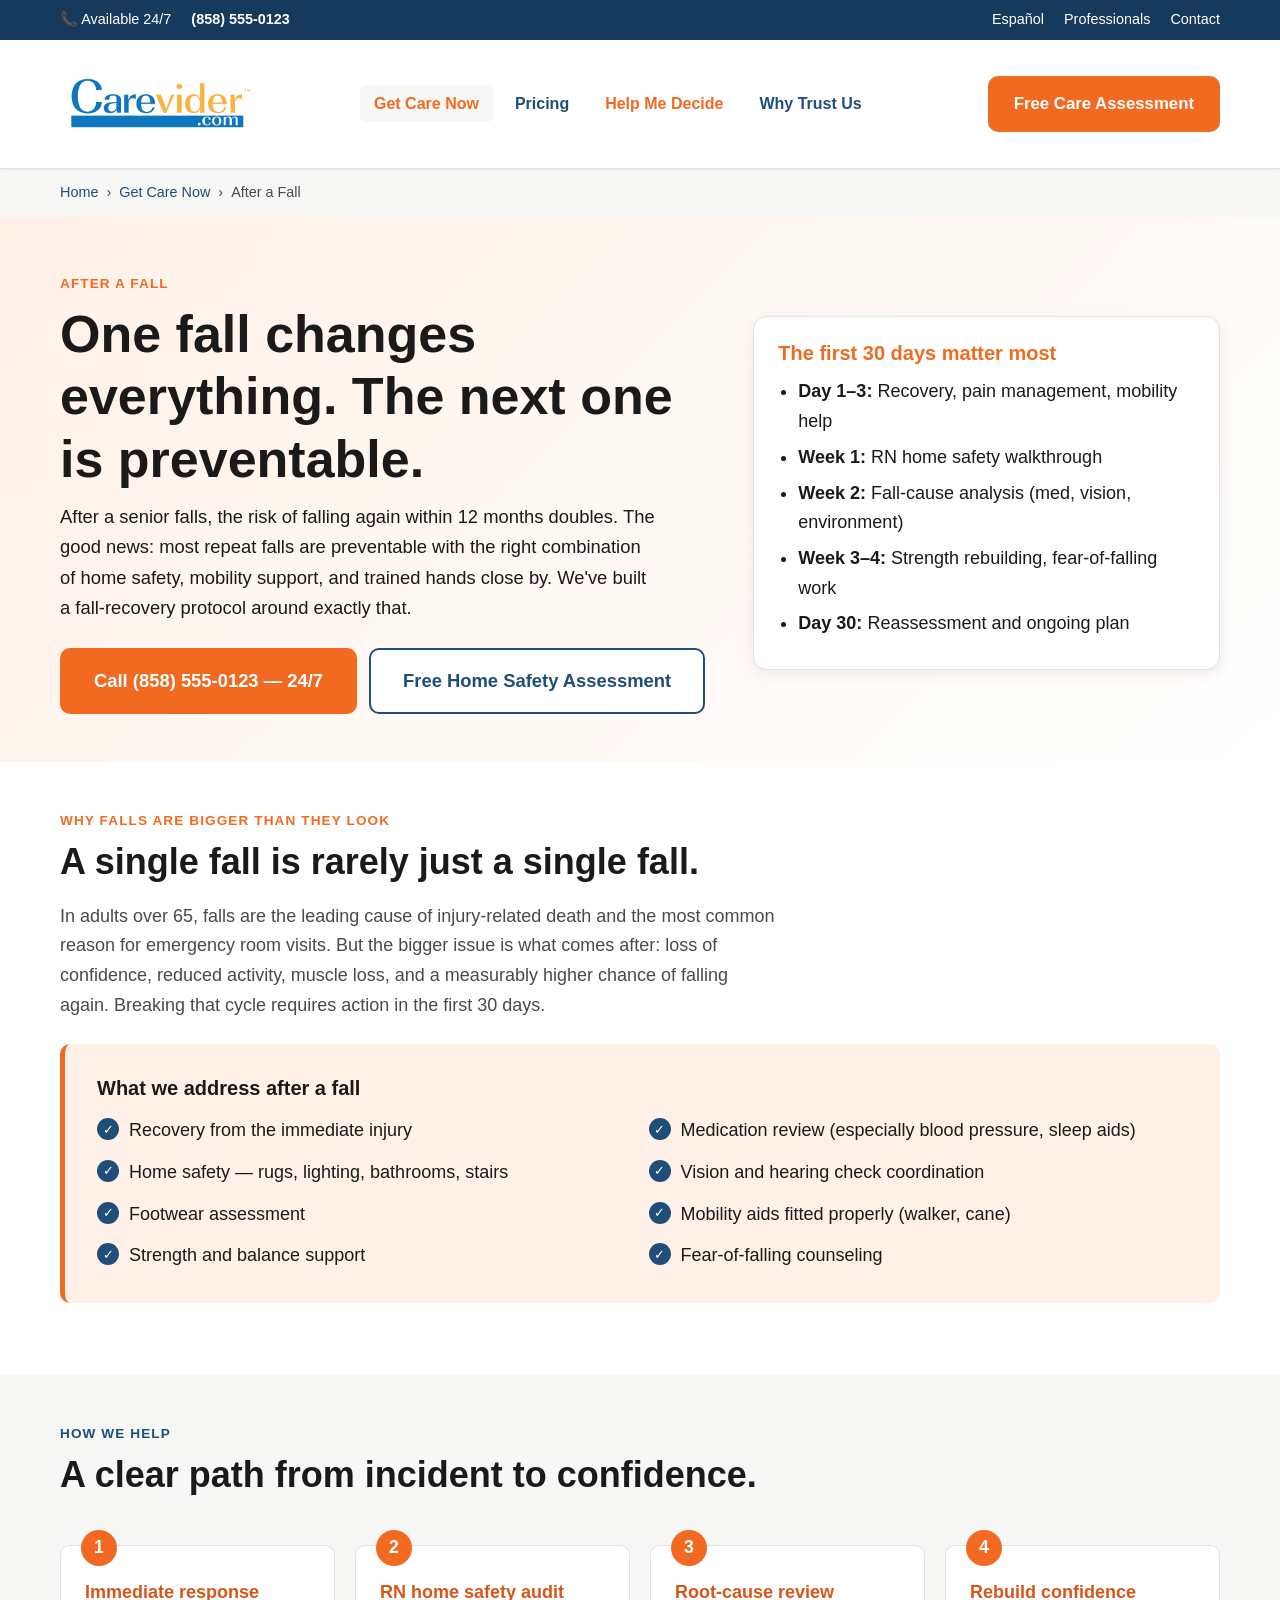
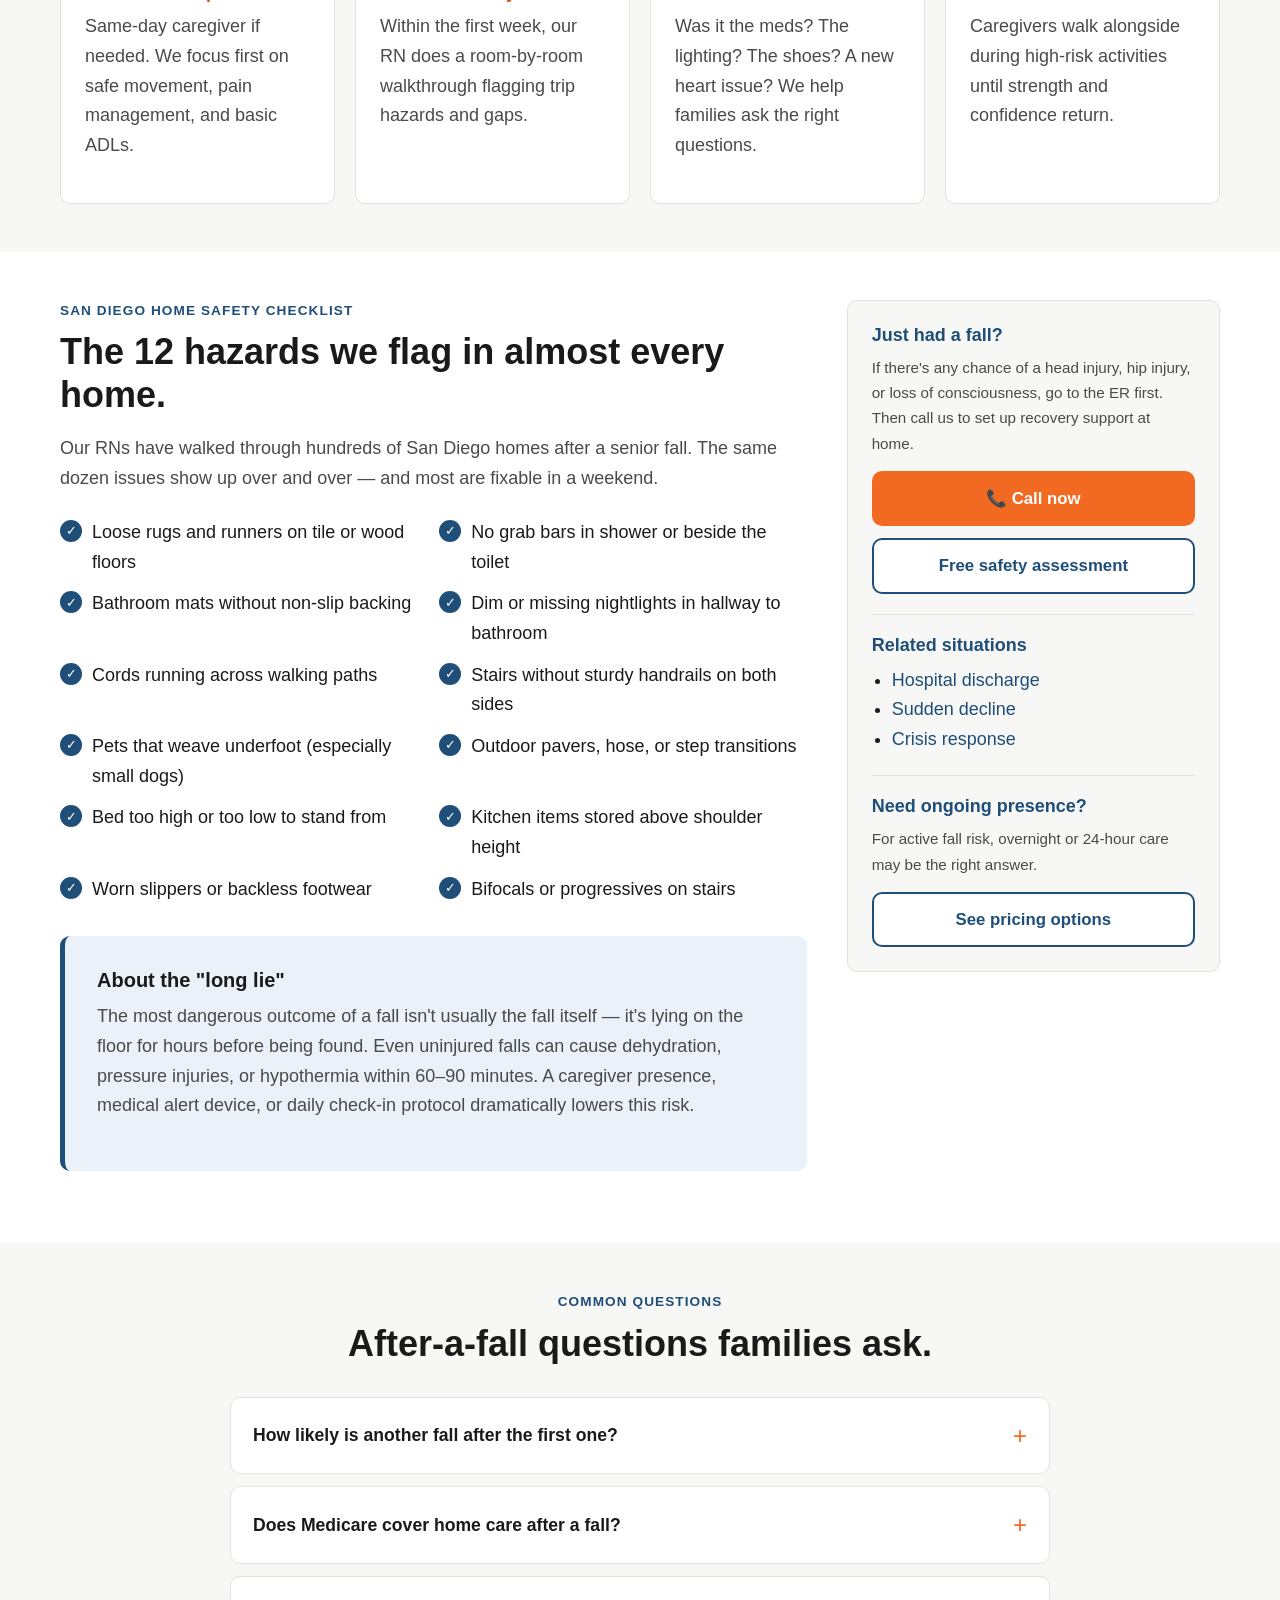
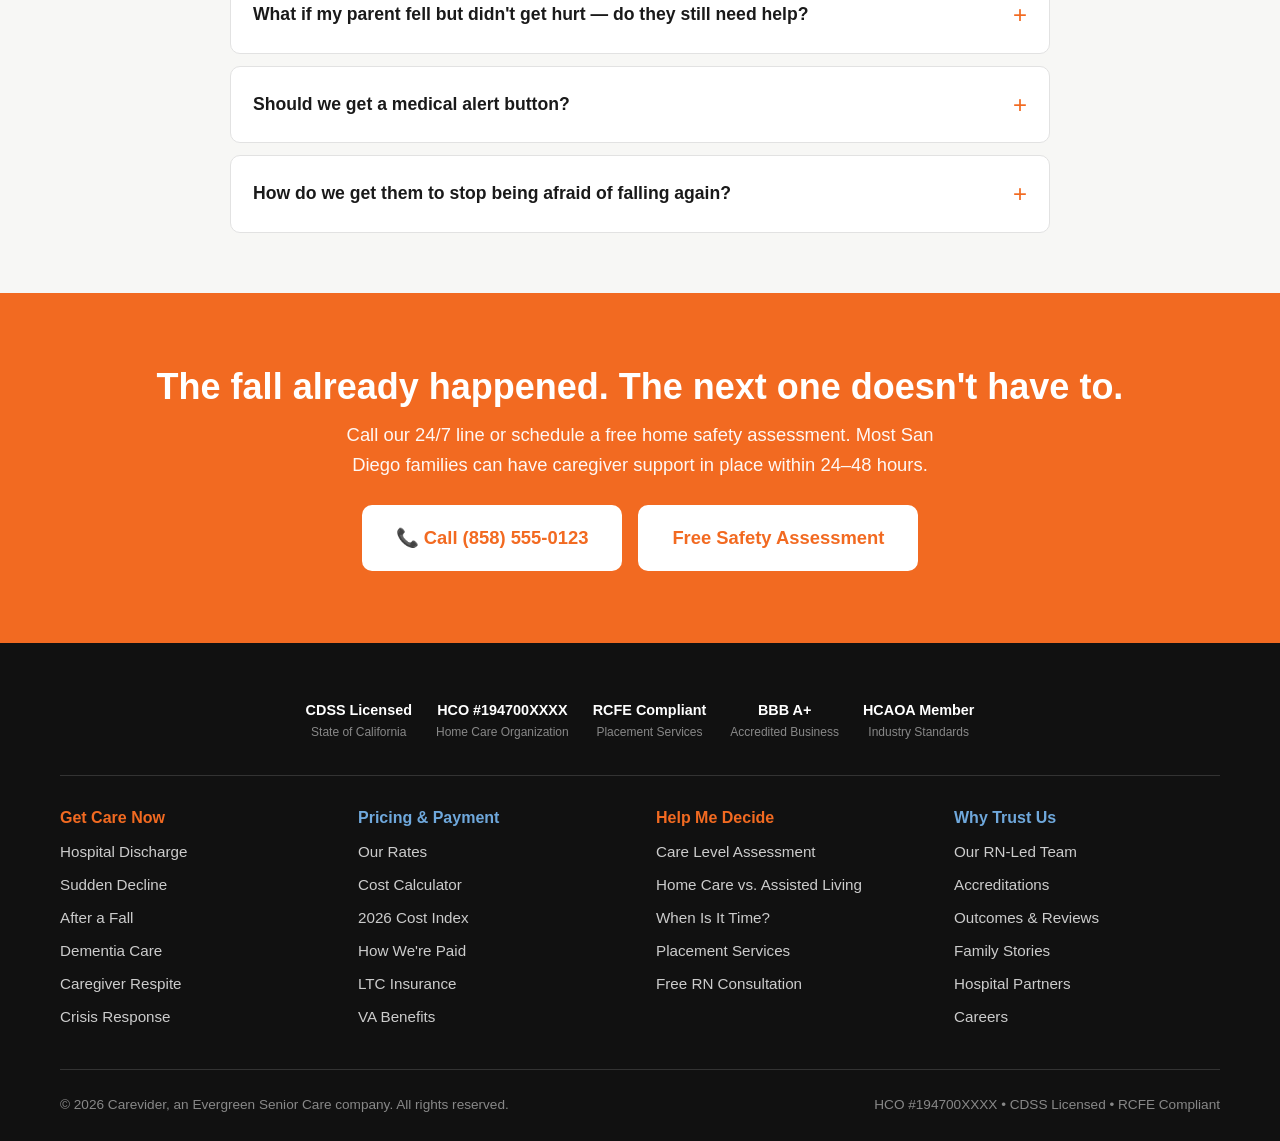
<file: src/care-now/after-a-fall.html>
<!DOCTYPE html>
<html lang="en">
<head>
<meta charset="UTF-8" />
<meta name="viewport" content="width=device-width, initial-scale=1.0" />
<meta name="description" content="Senior home care after a fall in San Diego. Falls double the risk of another within a year. RN-led fall prevention, home safety, and recovery support — same-day response available." />
<title>Senior Care After a Fall | San Diego | Carevider</title>
<link rel="stylesheet" href="../styles/styles.css" />
</head>
<body>

<div class="utility-bar">
  <div class="container">
    <div class="utility-left">
      <span class="hide-sm">📞 Available 24/7</span>
      <a href="tel:+18585550123" class="phone">(858) 555-0123</a>
    </div>
    <div class="utility-right">
      <a href="/es/care-now/after-a-fall.html">Español</a>
      <a href="/professional/">Professionals</a>
      <a href="/#contact">Contact</a>
    </div>
  </div>
</div>

<nav class="nav" aria-label="Primary">
  <div class="nav-inner">
    <a href="../index.html" class="logo"><span class="logo-mark"></span></a>
    <ul class="nav-links">
      <li><a href="./index.html" class="pillar-orange active">Get Care Now</a></li>
      <li><a href="../pricing/" class="pillar-blue">Pricing</a></li>
      <li><a href="../decide/" class="pillar-orange">Help Me Decide</a></li>
      <li><a href="../trust/" class="pillar-blue">Why Trust Us</a></li>
    </ul>
    <a href="../decide/assessment.html" class="btn btn-orange nav-cta">Free Care Assessment</a>
    <button class="menu-toggle" onclick="document.querySelector('.nav-links').classList.toggle('open')">☰</button>
  </div>
</nav>

<nav class="breadcrumbs" aria-label="Breadcrumb">
  <div class="container">
    <ol>
      <li><a href="../index.html">Home</a></li>
      <li><a href="./index.html">Get Care Now</a></li>
      <li aria-current="page">After a Fall</li>
    </ol>
  </div>
</nav>

<header class="page-hero">
  <div class="container">
    <div>
      <div class="eyebrow orange">After a Fall</div>
      <h1>One fall changes everything. The next one is preventable.</h1>
      <p class="lead">After a senior falls, the risk of falling again within 12 months doubles. The good news: most repeat falls are preventable with the right combination of home safety, mobility support, and trained hands close by. We've built a fall-recovery protocol around exactly that.</p>
      <div class="hero-cta">
        <a href="tel:+18585550123" class="btn btn-orange btn-lg">Call (858) 555-0123 — 24/7</a>
        <a href="../decide/assessment.html" class="btn btn-outline-blue btn-lg">Free Home Safety Assessment</a>
      </div>
    </div>
    <aside class="page-hero-card">
      <h3>The first 30 days matter most</h3>
      <ul>
        <li><strong>Day 1–3:</strong> Recovery, pain management, mobility help</li>
        <li><strong>Week 1:</strong> RN home safety walkthrough</li>
        <li><strong>Week 2:</strong> Fall-cause analysis (med, vision, environment)</li>
        <li><strong>Week 3–4:</strong> Strength rebuilding, fear-of-falling work</li>
        <li><strong>Day 30:</strong> Reassessment and ongoing plan</li>
      </ul>
    </aside>
  </div>
</header>

<section>
  <div class="container">
    <div class="eyebrow orange">Why falls are bigger than they look</div>
    <h2>A single fall is rarely just a single fall.</h2>
    <p style="max-width:720px;">In adults over 65, falls are the leading cause of injury-related death and the most common reason for emergency room visits. But the bigger issue is what comes after: loss of confidence, reduced activity, muscle loss, and a measurably higher chance of falling again. Breaking that cycle requires action in the first 30 days.</p>

    <div class="callout orange">
      <h3>What we address after a fall</h3>
      <ul class="checklist" style="margin-top:16px;">
        <li>Recovery from the immediate injury</li>
        <li>Medication review (especially blood pressure, sleep aids)</li>
        <li>Home safety — rugs, lighting, bathrooms, stairs</li>
        <li>Vision and hearing check coordination</li>
        <li>Footwear assessment</li>
        <li>Mobility aids fitted properly (walker, cane)</li>
        <li>Strength and balance support</li>
        <li>Fear-of-falling counseling</li>
      </ul>
    </div>
  </div>
</section>

<section style="background:var(--bg-alt);">
  <div class="container">
    <div class="eyebrow">How we help</div>
    <h2>A clear path from incident to confidence.</h2>
    <div class="steps" style="margin-top:48px;">
      <div class="step">
        <h4>Immediate response</h4>
        <p>Same-day caregiver if needed. We focus first on safe movement, pain management, and basic ADLs.</p>
      </div>
      <div class="step">
        <h4>RN home safety audit</h4>
        <p>Within the first week, our RN does a room-by-room walkthrough flagging trip hazards and gaps.</p>
      </div>
      <div class="step">
        <h4>Root-cause review</h4>
        <p>Was it the meds? The lighting? The shoes? A new heart issue? We help families ask the right questions.</p>
      </div>
      <div class="step">
        <h4>Rebuild confidence</h4>
        <p>Caregivers walk alongside during high-risk activities until strength and confidence return.</p>
      </div>
    </div>
  </div>
</section>

<section>
  <div class="container">
    <div class="two-col">
      <div>
        <div class="eyebrow">San Diego home safety checklist</div>
        <h2>The 12 hazards we flag in almost every home.</h2>
        <p>Our RNs have walked through hundreds of San Diego homes after a senior fall. The same dozen issues show up over and over — and most are fixable in a weekend.</p>

        <ul class="checklist" style="margin-top:24px;">
          <li>Loose rugs and runners on tile or wood floors</li>
          <li>No grab bars in shower or beside the toilet</li>
          <li>Bathroom mats without non-slip backing</li>
          <li>Dim or missing nightlights in hallway to bathroom</li>
          <li>Cords running across walking paths</li>
          <li>Stairs without sturdy handrails on both sides</li>
          <li>Pets that weave underfoot (especially small dogs)</li>
          <li>Outdoor pavers, hose, or step transitions</li>
          <li>Bed too high or too low to stand from</li>
          <li>Kitchen items stored above shoulder height</li>
          <li>Worn slippers or backless footwear</li>
          <li>Bifocals or progressives on stairs</li>
        </ul>

        <div class="callout blue" style="margin-top:32px;">
          <h3>About the "long lie"</h3>
          <p>The most dangerous outcome of a fall isn't usually the fall itself — it's lying on the floor for hours before being found. Even uninjured falls can cause dehydration, pressure injuries, or hypothermia within 60–90 minutes. A caregiver presence, medical alert device, or daily check-in protocol dramatically lowers this risk.</p>
        </div>
      </div>

      <aside class="sidebar-card">
        <h4>Just had a fall?</h4>
        <p style="font-size:.95rem;">If there's any chance of a head injury, hip injury, or loss of consciousness, go to the ER first. Then call us to set up recovery support at home.</p>
        <a href="tel:+18585550123" class="btn btn-orange" style="width:100%; margin-bottom:12px;">📞 Call now</a>
        <a href="../decide/assessment.html" class="btn btn-outline-blue" style="width:100%;">Free safety assessment</a>

        <hr style="border:0; border-top:1px solid var(--line); margin:20px 0;">

        <h4>Related situations</h4>
        <ul>
          <li><a href="hospital-discharge.html">Hospital discharge</a></li>
          <li><a href="sudden-decline.html">Sudden decline</a></li>
          <li><a href="crisis-urgent.html">Crisis response</a></li>
        </ul>

        <hr style="border:0; border-top:1px solid var(--line); margin:20px 0;">

        <h4>Need ongoing presence?</h4>
        <p style="font-size:.95rem;">For active fall risk, overnight or 24-hour care may be the right answer.</p>
        <a href="../pricing/" class="btn btn-outline-blue" style="width:100%;">See pricing options</a>
      </aside>
    </div>
  </div>
</section>

<section style="background:var(--bg-alt);">
  <div class="container">
    <div class="eyebrow" style="text-align:center;">Common questions</div>
    <h2 style="text-align:center;">After-a-fall questions families ask.</h2>
    <div class="faq-list" style="margin-top:32px;">
      <details>
        <summary>How likely is another fall after the first one?</summary>
        <div class="answer">Roughly twice as likely within the next 12 months, according to CDC data. The risk is highest in the first 30 days, which is why the immediate post-fall period is so important. With the right home modifications, medication review, and caregiver support, that elevated risk can be substantially reduced — many of our clients go years between falls after one structured intervention.</div>
      </details>
      <details>
        <summary>Does Medicare cover home care after a fall?</summary>
        <div class="answer">Medicare may cover skilled home health (PT, OT, nursing visits) for a limited period if the fall resulted in a qualifying injury and a doctor orders it. Medicare does not cover non-medical home care — bathing, meals, mobility help, overnight presence. Most families combine Medicare home health for the clinical visits with private-pay or LTC-insurance-covered home care for daily support.</div>
      </details>
      <details>
        <summary>What if my parent fell but didn't get hurt — do they still need help?</summary>
        <div class="answer">Yes, often more than people realize. A "minor" fall is the strongest single predictor of a major one. It also frequently signals an underlying issue — medication side effect, blood pressure change, new vision problem, or early balance decline — that won't fix itself. A free RN assessment can identify what caused it before it happens again.</div>
      </details>
      <details>
        <summary>Should we get a medical alert button?</summary>
        <div class="answer">For most seniors at risk of falls, yes — especially if they live alone or are home alone for parts of the day. Modern devices with automatic fall detection and GPS are reliable and inexpensive. They're not a replacement for in-home support if mobility is significantly impaired, but they're an excellent layer of safety. Our RN can recommend specific devices based on the situation.</div>
      </details>
      <details>
        <summary>How do we get them to stop being afraid of falling again?</summary>
        <div class="answer">"Fear of falling" is a clinical phenomenon and it actually increases fall risk because seniors move less, lose strength, and become more unsteady. The most effective response is graded, supervised activity — short walks with a caregiver, sit-to-stand practice, balance work — to rebuild trust in their own body. Most clients regain confidence within 4–8 weeks of consistent support.</div>
      </details>
    </div>
  </div>
</section>

<section class="final-cta">
  <h2>The fall already happened. The next one doesn't have to.</h2>
  <p>Call our 24/7 line or schedule a free home safety assessment. Most San Diego families can have caregiver support in place within 24–48 hours.</p>
  <div class="cta-row">
    <a href="tel:+18585550123" class="btn btn-lg">📞 Call (858) 555-0123</a>
    <a href="../decide/assessment.html" class="btn btn-lg btn-outline-white">Free Safety Assessment</a>
  </div>
</section>

<footer id="contact">
  <div class="container">
    <div class="footer-credentials">
      <div class="cred">CDSS Licensed<small>State of California</small></div>
      <div class="cred">HCO #194700XXXX<small>Home Care Organization</small></div>
      <div class="cred">RCFE Compliant<small>Placement Services</small></div>
      <div class="cred">BBB A+<small>Accredited Business</small></div>
      <div class="cred">HCAOA Member<small>Industry Standards</small></div>
    </div>
    <div class="footer-grid">
      <div class="footer-col orange">
        <h4>Get Care Now</h4>
        <ul>
          <li><a href="hospital-discharge.html">Hospital Discharge</a></li>
          <li><a href="sudden-decline.html">Sudden Decline</a></li>
          <li><a href="after-a-fall.html">After a Fall</a></li>
          <li><a href="dementia-memory.html">Dementia Care</a></li>
          <li><a href="caregiver-burnout.html">Caregiver Respite</a></li>
          <li><a href="crisis-urgent.html">Crisis Response</a></li>
        </ul>
      </div>
      <div class="footer-col blue">
        <h4>Pricing & Payment</h4>
        <ul>
          <li><a href="../pricing/rates.html">Our Rates</a></li>
          <li><a href="../pricing/calculator.html">Cost Calculator</a></li>
          <li><a href="../pricing/cost-index.html">2026 Cost Index</a></li>
          <li><a href="../pricing/how-were-paid.html">How We're Paid</a></li>
          <li><a href="../pricing/ltc-insurance.html">LTC Insurance</a></li>
          <li><a href="../pricing/va-benefits.html">VA Benefits</a></li>
        </ul>
      </div>
      <div class="footer-col orange">
        <h4>Help Me Decide</h4>
        <ul>
          <li><a href="../decide/assessment.html">Care Level Assessment</a></li>
          <li><a href="../decide/home-vs-assisted.html">Home Care vs. Assisted Living</a></li>
          <li><a href="../decide/when-is-it-time.html">When Is It Time?</a></li>
          <li><a href="../decide/placement.html">Placement Services</a></li>
          <li><a href="../decide/rn-consultation.html">Free RN Consultation</a></li>
        </ul>
      </div>
      <div class="footer-col blue">
        <h4>Why Trust Us</h4>
        <ul>
          <li><a href="../trust/team.html">Our RN-Led Team</a></li>
          <li><a href="../trust/accreditations.html">Accreditations</a></li>
          <li><a href="../trust/outcomes.html">Outcomes & Reviews</a></li>
          <li><a href="../trust/stories.html">Family Stories</a></li>
          <li><a href="../trust/hospital-partners.html">Hospital Partners</a></li>
          <li><a href="../trust/careers.html">Careers</a></li>
        </ul>
      </div>
    </div>
    <div class="footer-bottom">
      <div>© 2026 Carevider, an Evergreen Senior Care company. All rights reserved.</div>
      <div>HCO #194700XXXX • CDSS Licensed • RCFE Compliant</div>
    </div>
  </div>
</footer>

<div class="mobile-sticky">
  <div class="row">
    <a href="tel:+18585550123" class="btn btn-blue">📞 Call</a>
    <a href="../decide/assessment.html" class="btn btn-orange">Free Assessment</a>
  </div>
</div>

<script>
  document.addEventListener('click', function (e) {
    if (e.target.matches('.nav-links a')) document.querySelector('.nav-links').classList.remove('open');
  });
</script>
</body>
</html>
</file>
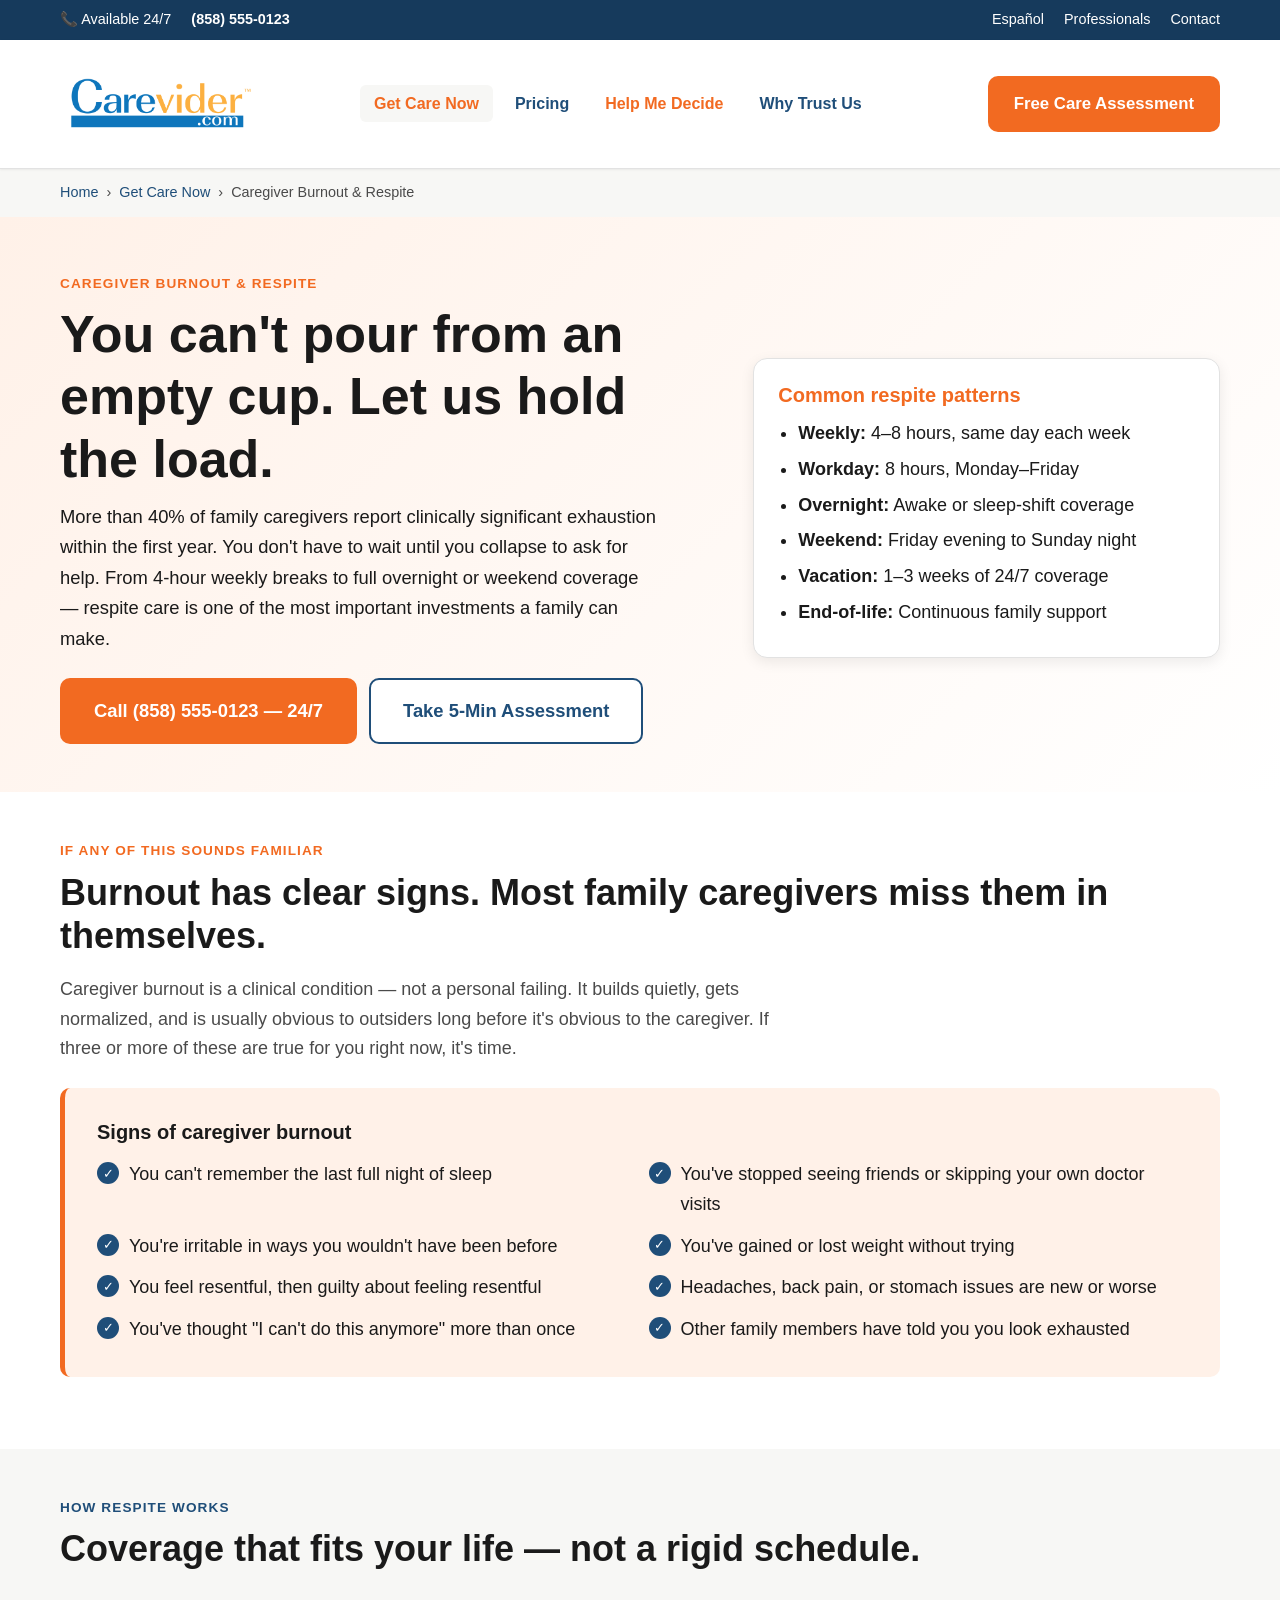
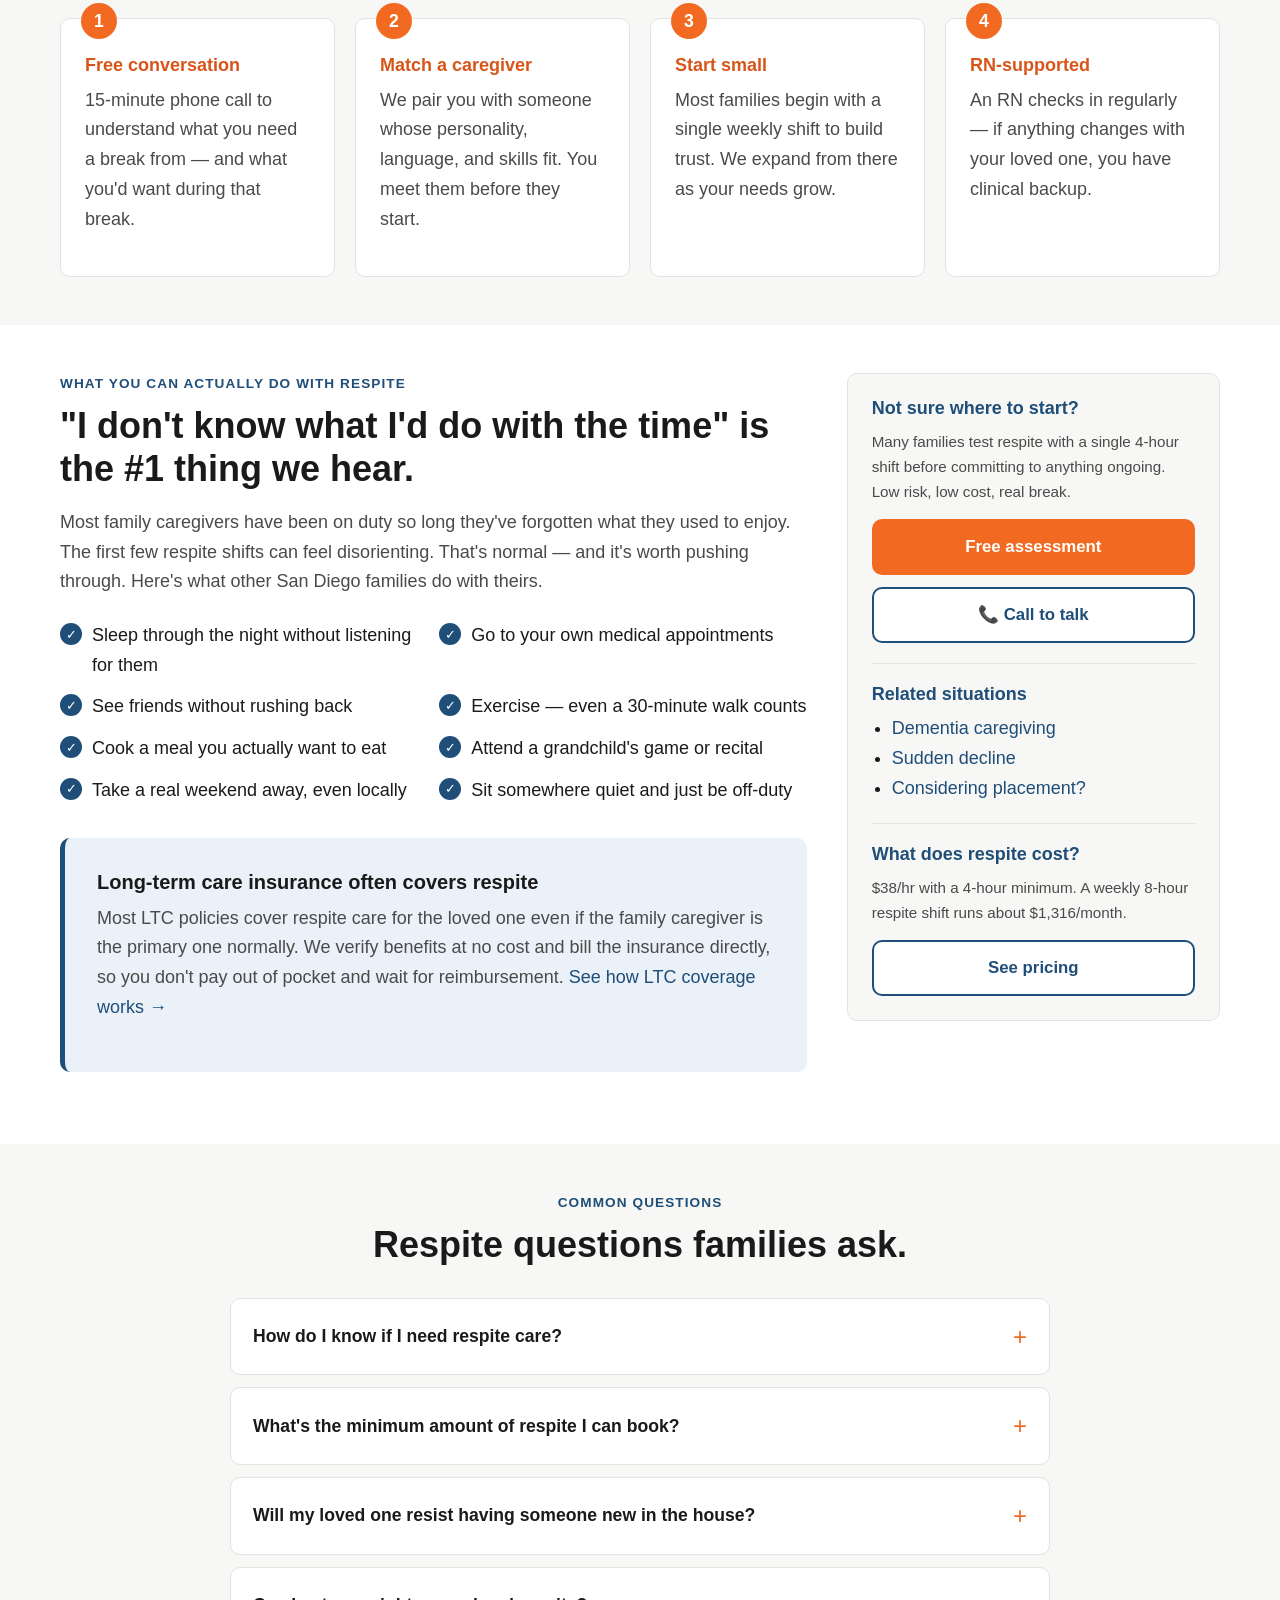
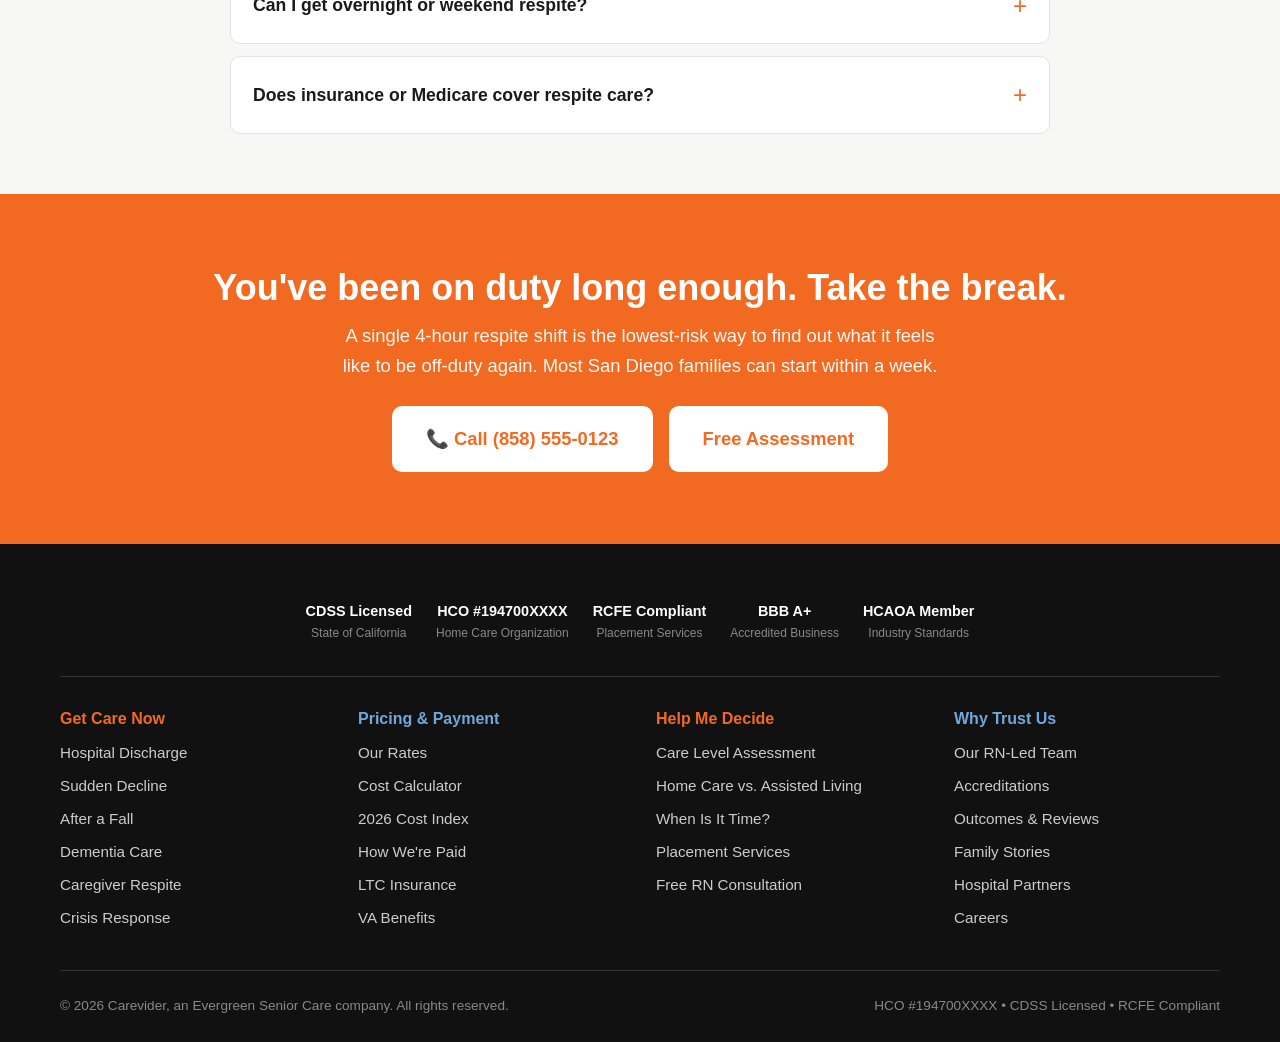
<file: src/care-now/caregiver-burnout.html>
<!DOCTYPE html>
<html lang="en">
<head>
<meta charset="UTF-8" />
<meta name="viewport" content="width=device-width, initial-scale=1.0" />
<meta name="description" content="Respite care for family caregivers in San Diego. From 4-hour breaks to full 24/7 coverage. RN-led, transparent pricing, available within 24-48 hours." />
<title>Family Caregiver Respite & Burnout Support | San Diego | Carevider</title>
<link rel="stylesheet" href="../styles/styles.css" />
</head>
<body>

<div class="utility-bar">
  <div class="container">
    <div class="utility-left">
      <span class="hide-sm">📞 Available 24/7</span>
      <a href="tel:+18585550123" class="phone">(858) 555-0123</a>
    </div>
    <div class="utility-right">
      <a href="/es/care-now/caregiver-burnout.html">Español</a>
      <a href="/professional/">Professionals</a>
      <a href="/#contact">Contact</a>
    </div>
  </div>
</div>

<nav class="nav" aria-label="Primary">
  <div class="nav-inner">
    <a href="../index.html" class="logo"><span class="logo-mark"></span></a>
    <ul class="nav-links">
      <li><a href="./index.html" class="pillar-orange active">Get Care Now</a></li>
      <li><a href="../pricing/" class="pillar-blue">Pricing</a></li>
      <li><a href="../decide/" class="pillar-orange">Help Me Decide</a></li>
      <li><a href="../trust/" class="pillar-blue">Why Trust Us</a></li>
    </ul>
    <a href="../decide/assessment.html" class="btn btn-orange nav-cta">Free Care Assessment</a>
    <button class="menu-toggle" onclick="document.querySelector('.nav-links').classList.toggle('open')">☰</button>
  </div>
</nav>

<nav class="breadcrumbs" aria-label="Breadcrumb">
  <div class="container">
    <ol>
      <li><a href="../index.html">Home</a></li>
      <li><a href="./index.html">Get Care Now</a></li>
      <li aria-current="page">Caregiver Burnout & Respite</li>
    </ol>
  </div>
</nav>

<header class="page-hero">
  <div class="container">
    <div>
      <div class="eyebrow orange">Caregiver Burnout & Respite</div>
      <h1>You can't pour from an empty cup. Let us hold the load.</h1>
      <p class="lead">More than 40% of family caregivers report clinically significant exhaustion within the first year. You don't have to wait until you collapse to ask for help. From 4-hour weekly breaks to full overnight or weekend coverage — respite care is one of the most important investments a family can make.</p>
      <div class="hero-cta">
        <a href="tel:+18585550123" class="btn btn-orange btn-lg">Call (858) 555-0123 — 24/7</a>
        <a href="../decide/assessment.html" class="btn btn-outline-blue btn-lg">Take 5-Min Assessment</a>
      </div>
    </div>
    <aside class="page-hero-card">
      <h3>Common respite patterns</h3>
      <ul>
        <li><strong>Weekly:</strong> 4–8 hours, same day each week</li>
        <li><strong>Workday:</strong> 8 hours, Monday–Friday</li>
        <li><strong>Overnight:</strong> Awake or sleep-shift coverage</li>
        <li><strong>Weekend:</strong> Friday evening to Sunday night</li>
        <li><strong>Vacation:</strong> 1–3 weeks of 24/7 coverage</li>
        <li><strong>End-of-life:</strong> Continuous family support</li>
      </ul>
    </aside>
  </div>
</header>

<section>
  <div class="container">
    <div class="eyebrow orange">If any of this sounds familiar</div>
    <h2>Burnout has clear signs. Most family caregivers miss them in themselves.</h2>
    <p style="max-width:720px;">Caregiver burnout is a clinical condition — not a personal failing. It builds quietly, gets normalized, and is usually obvious to outsiders long before it's obvious to the caregiver. If three or more of these are true for you right now, it's time.</p>

    <div class="callout orange">
      <h3>Signs of caregiver burnout</h3>
      <ul class="checklist" style="margin-top:16px;">
        <li>You can't remember the last full night of sleep</li>
        <li>You've stopped seeing friends or skipping your own doctor visits</li>
        <li>You're irritable in ways you wouldn't have been before</li>
        <li>You've gained or lost weight without trying</li>
        <li>You feel resentful, then guilty about feeling resentful</li>
        <li>Headaches, back pain, or stomach issues are new or worse</li>
        <li>You've thought "I can't do this anymore" more than once</li>
        <li>Other family members have told you you look exhausted</li>
      </ul>
    </div>
  </div>
</section>

<section style="background:var(--bg-alt);">
  <div class="container">
    <div class="eyebrow">How respite works</div>
    <h2>Coverage that fits your life — not a rigid schedule.</h2>
    <div class="steps" style="margin-top:48px;">
      <div class="step">
        <h4>Free conversation</h4>
        <p>15-minute phone call to understand what you need a break from — and what you'd want during that break.</p>
      </div>
      <div class="step">
        <h4>Match a caregiver</h4>
        <p>We pair you with someone whose personality, language, and skills fit. You meet them before they start.</p>
      </div>
      <div class="step">
        <h4>Start small</h4>
        <p>Most families begin with a single weekly shift to build trust. We expand from there as your needs grow.</p>
      </div>
      <div class="step">
        <h4>RN-supported</h4>
        <p>An RN checks in regularly — if anything changes with your loved one, you have clinical backup.</p>
      </div>
    </div>
  </div>
</section>

<section>
  <div class="container">
    <div class="two-col">
      <div>
        <div class="eyebrow">What you can actually do with respite</div>
        <h2>"I don't know what I'd do with the time" is the #1 thing we hear.</h2>
        <p>Most family caregivers have been on duty so long they've forgotten what they used to enjoy. The first few respite shifts can feel disorienting. That's normal — and it's worth pushing through. Here's what other San Diego families do with theirs.</p>

        <ul class="checklist" style="margin-top:24px;">
          <li>Sleep through the night without listening for them</li>
          <li>Go to your own medical appointments</li>
          <li>See friends without rushing back</li>
          <li>Exercise — even a 30-minute walk counts</li>
          <li>Cook a meal you actually want to eat</li>
          <li>Attend a grandchild's game or recital</li>
          <li>Take a real weekend away, even locally</li>
          <li>Sit somewhere quiet and just be off-duty</li>
        </ul>

        <div class="callout blue" style="margin-top:32px;">
          <h3>Long-term care insurance often covers respite</h3>
          <p>Most LTC policies cover respite care for the loved one even if the family caregiver is the primary one normally. We verify benefits at no cost and bill the insurance directly, so you don't pay out of pocket and wait for reimbursement. <a href="../pricing/ltc-insurance.html">See how LTC coverage works →</a></p>
        </div>
      </div>

      <aside class="sidebar-card">
        <h4>Not sure where to start?</h4>
        <p style="font-size:.95rem;">Many families test respite with a single 4-hour shift before committing to anything ongoing. Low risk, low cost, real break.</p>
        <a href="../decide/assessment.html" class="btn btn-orange" style="width:100%; margin-bottom:12px;">Free assessment</a>
        <a href="tel:+18585550123" class="btn btn-outline-blue" style="width:100%;">📞 Call to talk</a>

        <hr style="border:0; border-top:1px solid var(--line); margin:20px 0;">

        <h4>Related situations</h4>
        <ul>
          <li><a href="dementia-memory.html">Dementia caregiving</a></li>
          <li><a href="sudden-decline.html">Sudden decline</a></li>
          <li><a href="../decide/placement.html">Considering placement?</a></li>
        </ul>

        <hr style="border:0; border-top:1px solid var(--line); margin:20px 0;">

        <h4>What does respite cost?</h4>
        <p style="font-size:.95rem;">$38/hr with a 4-hour minimum. A weekly 8-hour respite shift runs about $1,316/month.</p>
        <a href="../pricing/" class="btn btn-outline-blue" style="width:100%;">See pricing</a>
      </aside>
    </div>
  </div>
</section>

<section style="background:var(--bg-alt);">
  <div class="container">
    <div class="eyebrow" style="text-align:center;">Common questions</div>
    <h2 style="text-align:center;">Respite questions families ask.</h2>
    <div class="faq-list" style="margin-top:32px;">
      <details>
        <summary>How do I know if I need respite care?</summary>
        <div class="answer">If you're asking the question, the answer is usually yes. Clinically, respite is recommended for any family caregiver providing more than 20 hours of care per week, anyone showing signs of physical or emotional exhaustion, and anyone caring for a loved one with dementia or end-of-life needs. You don't have to be at breaking point to qualify or benefit — most families find earlier respite makes the long-term care journey sustainable.</div>
      </details>
      <details>
        <summary>What's the minimum amount of respite I can book?</summary>
        <div class="answer">Our standard minimum is a 4-hour shift, which is enough for a doctor's appointment, a meal out, or a real break. Most families start with one weekly 4–8 hour shift and adjust from there. There's no monthly minimum and no long-term contract — you can scale up or down based on what you need.</div>
      </details>
      <details>
        <summary>Will my loved one resist having someone new in the house?</summary>
        <div class="answer">Often, yes — at first. The transition is easier when (1) the family caregiver is present for the first 1–2 shifts to make introductions, (2) the caregiver focuses on enjoyable activities rather than personal care initially, and (3) the same caregiver returns each week to build familiarity. Most reluctant clients accept the routine within 2–3 weeks. Our RN can coach you through the introduction.</div>
      </details>
      <details>
        <summary>Can I get overnight or weekend respite?</summary>
        <div class="answer">Yes — these are some of our most-requested respite patterns. Overnight respite (typically 8pm–8am) lets you sleep through the night. Weekend respite (Friday evening through Sunday night) gives you a true break, often paired with a getaway. Vacation respite of 1–3 weeks is also common — we set up full 24/7 coverage with an RN check-in midway through.</div>
      </details>
      <details>
        <summary>Does insurance or Medicare cover respite care?</summary>
        <div class="answer">Medicare generally does not cover non-medical respite care, with one exception: Medicare hospice benefits include up to 5 days of inpatient respite per benefit period. Long-term care insurance does typically cover respite — we verify and bill it directly. VA Aid & Attendance can also offset respite costs for eligible veterans. We help families navigate all three funding paths at no cost.</div>
      </details>
    </div>
  </div>
</section>

<section class="final-cta">
  <h2>You've been on duty long enough. Take the break.</h2>
  <p>A single 4-hour respite shift is the lowest-risk way to find out what it feels like to be off-duty again. Most San Diego families can start within a week.</p>
  <div class="cta-row">
    <a href="tel:+18585550123" class="btn btn-lg">📞 Call (858) 555-0123</a>
    <a href="../decide/assessment.html" class="btn btn-lg btn-outline-white">Free Assessment</a>
  </div>
</section>

<footer id="contact">
  <div class="container">
    <div class="footer-credentials">
      <div class="cred">CDSS Licensed<small>State of California</small></div>
      <div class="cred">HCO #194700XXXX<small>Home Care Organization</small></div>
      <div class="cred">RCFE Compliant<small>Placement Services</small></div>
      <div class="cred">BBB A+<small>Accredited Business</small></div>
      <div class="cred">HCAOA Member<small>Industry Standards</small></div>
    </div>
    <div class="footer-grid">
      <div class="footer-col orange">
        <h4>Get Care Now</h4>
        <ul>
          <li><a href="hospital-discharge.html">Hospital Discharge</a></li>
          <li><a href="sudden-decline.html">Sudden Decline</a></li>
          <li><a href="after-a-fall.html">After a Fall</a></li>
          <li><a href="dementia-memory.html">Dementia Care</a></li>
          <li><a href="caregiver-burnout.html">Caregiver Respite</a></li>
          <li><a href="crisis-urgent.html">Crisis Response</a></li>
        </ul>
      </div>
      <div class="footer-col blue">
        <h4>Pricing & Payment</h4>
        <ul>
          <li><a href="../pricing/rates.html">Our Rates</a></li>
          <li><a href="../pricing/calculator.html">Cost Calculator</a></li>
          <li><a href="../pricing/cost-index.html">2026 Cost Index</a></li>
          <li><a href="../pricing/how-were-paid.html">How We're Paid</a></li>
          <li><a href="../pricing/ltc-insurance.html">LTC Insurance</a></li>
          <li><a href="../pricing/va-benefits.html">VA Benefits</a></li>
        </ul>
      </div>
      <div class="footer-col orange">
        <h4>Help Me Decide</h4>
        <ul>
          <li><a href="../decide/assessment.html">Care Level Assessment</a></li>
          <li><a href="../decide/home-vs-assisted.html">Home Care vs. Assisted Living</a></li>
          <li><a href="../decide/when-is-it-time.html">When Is It Time?</a></li>
          <li><a href="../decide/placement.html">Placement Services</a></li>
          <li><a href="../decide/rn-consultation.html">Free RN Consultation</a></li>
        </ul>
      </div>
      <div class="footer-col blue">
        <h4>Why Trust Us</h4>
        <ul>
          <li><a href="../trust/team.html">Our RN-Led Team</a></li>
          <li><a href="../trust/accreditations.html">Accreditations</a></li>
          <li><a href="../trust/outcomes.html">Outcomes & Reviews</a></li>
          <li><a href="../trust/stories.html">Family Stories</a></li>
          <li><a href="../trust/hospital-partners.html">Hospital Partners</a></li>
          <li><a href="../trust/careers.html">Careers</a></li>
        </ul>
      </div>
    </div>
    <div class="footer-bottom">
      <div>© 2026 Carevider, an Evergreen Senior Care company. All rights reserved.</div>
      <div>HCO #194700XXXX • CDSS Licensed • RCFE Compliant</div>
    </div>
  </div>
</footer>

<div class="mobile-sticky">
  <div class="row">
    <a href="tel:+18585550123" class="btn btn-blue">📞 Call</a>
    <a href="../decide/assessment.html" class="btn btn-orange">Free Assessment</a>
  </div>
</div>

<script>
  document.addEventListener('click', function (e) {
    if (e.target.matches('.nav-links a')) document.querySelector('.nav-links').classList.remove('open');
  });
</script>
</body>
</html>
</file>
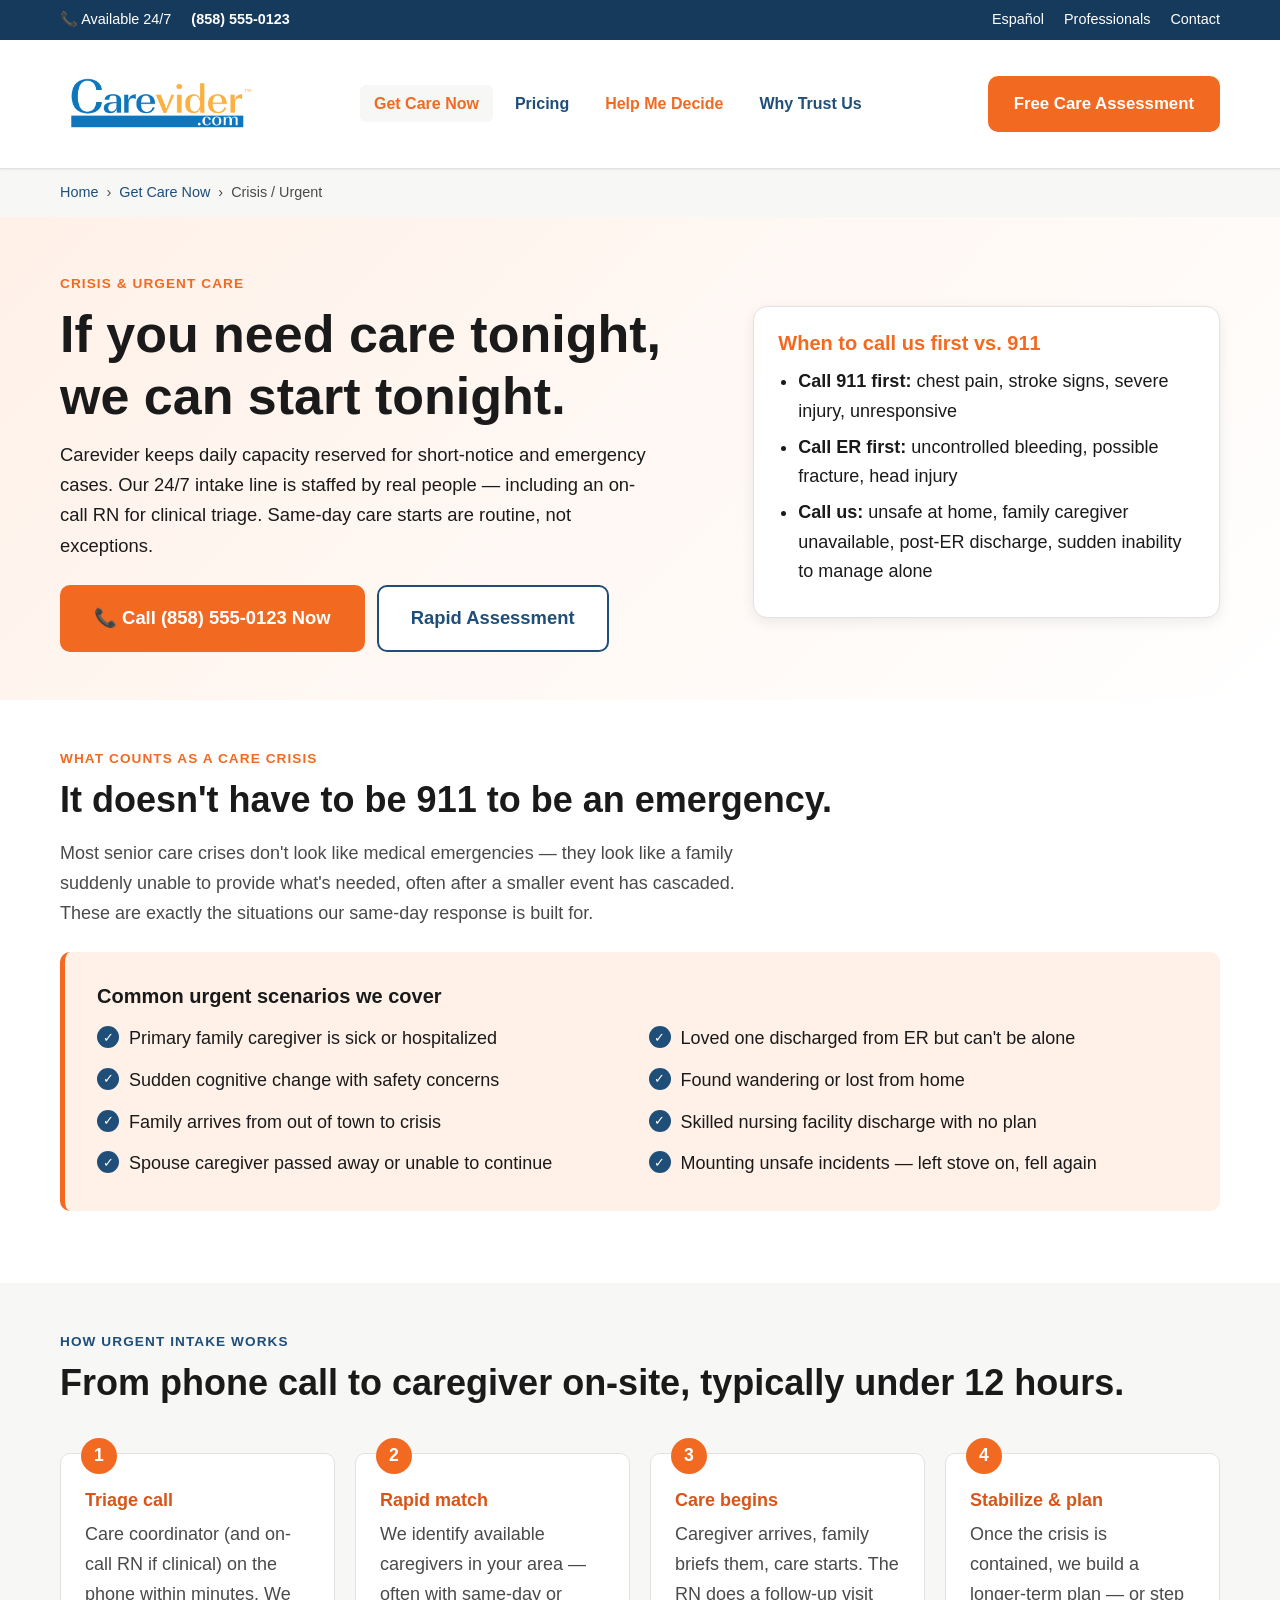
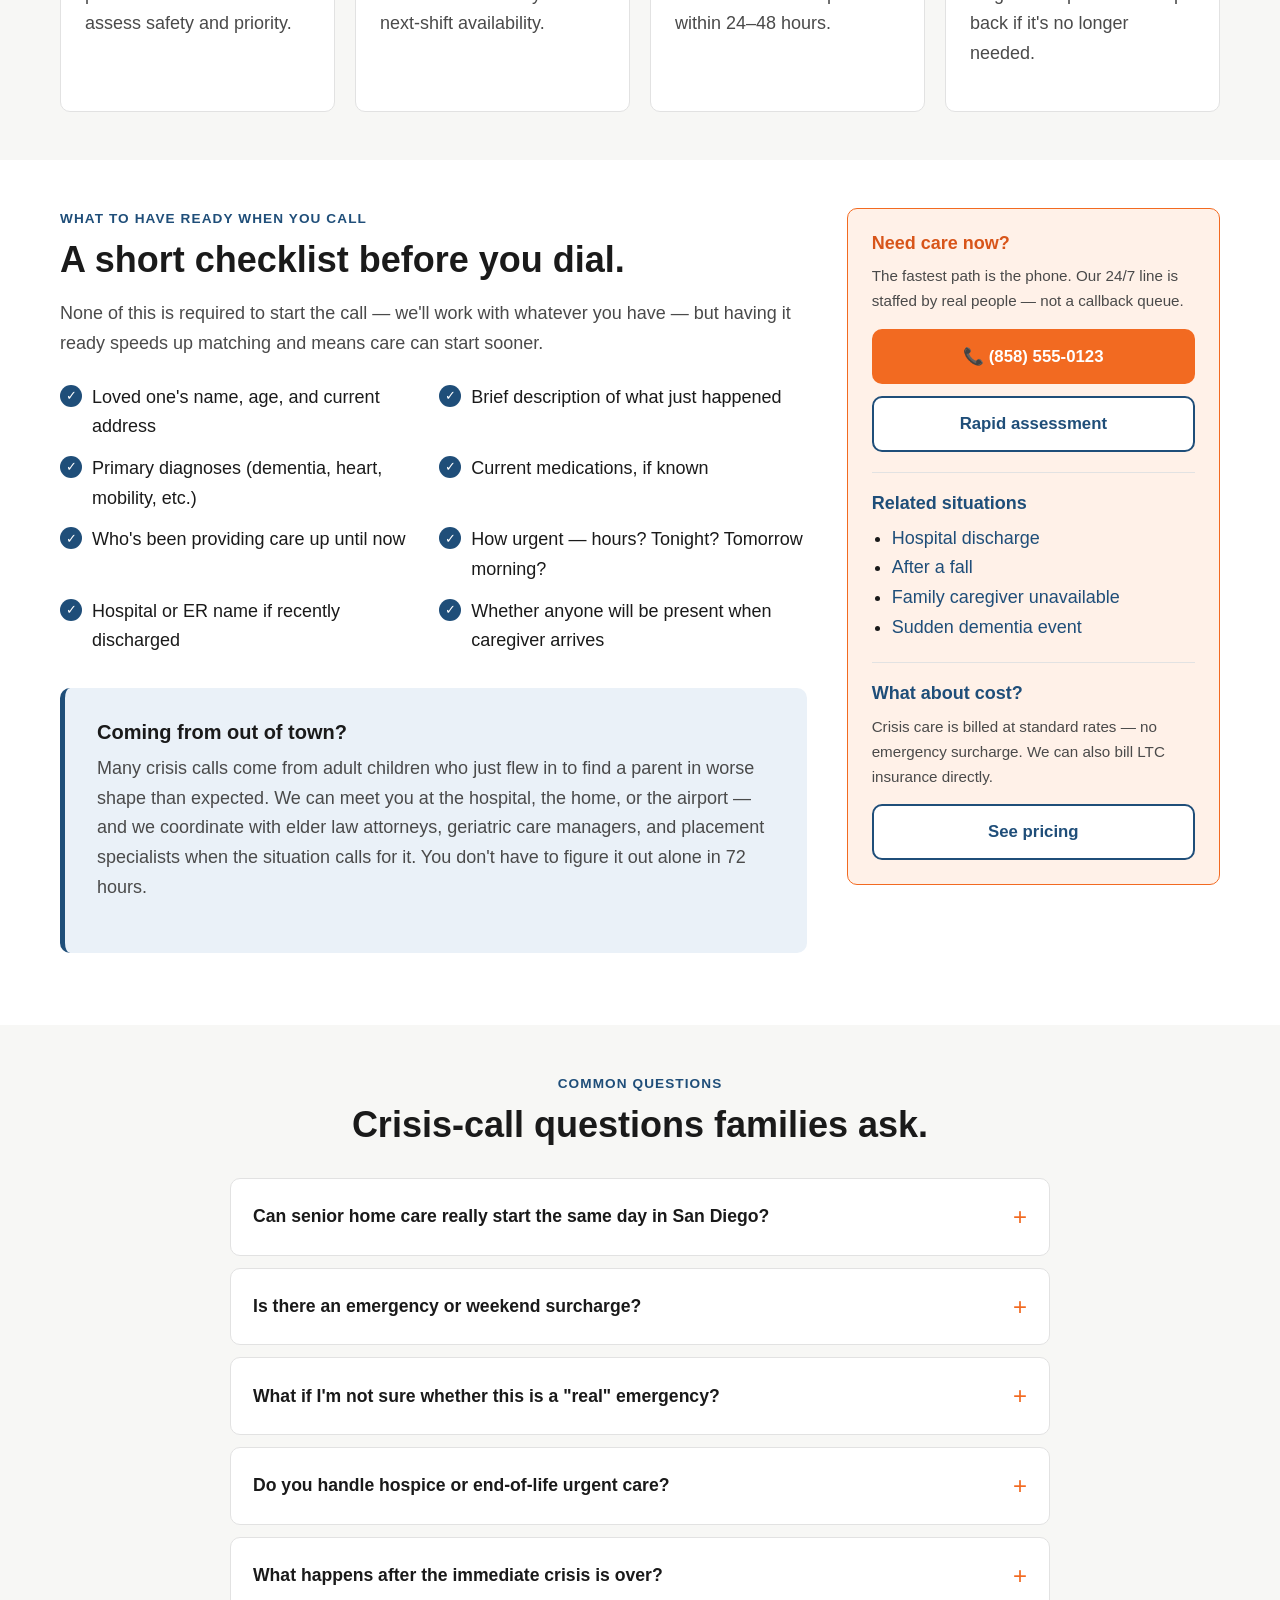
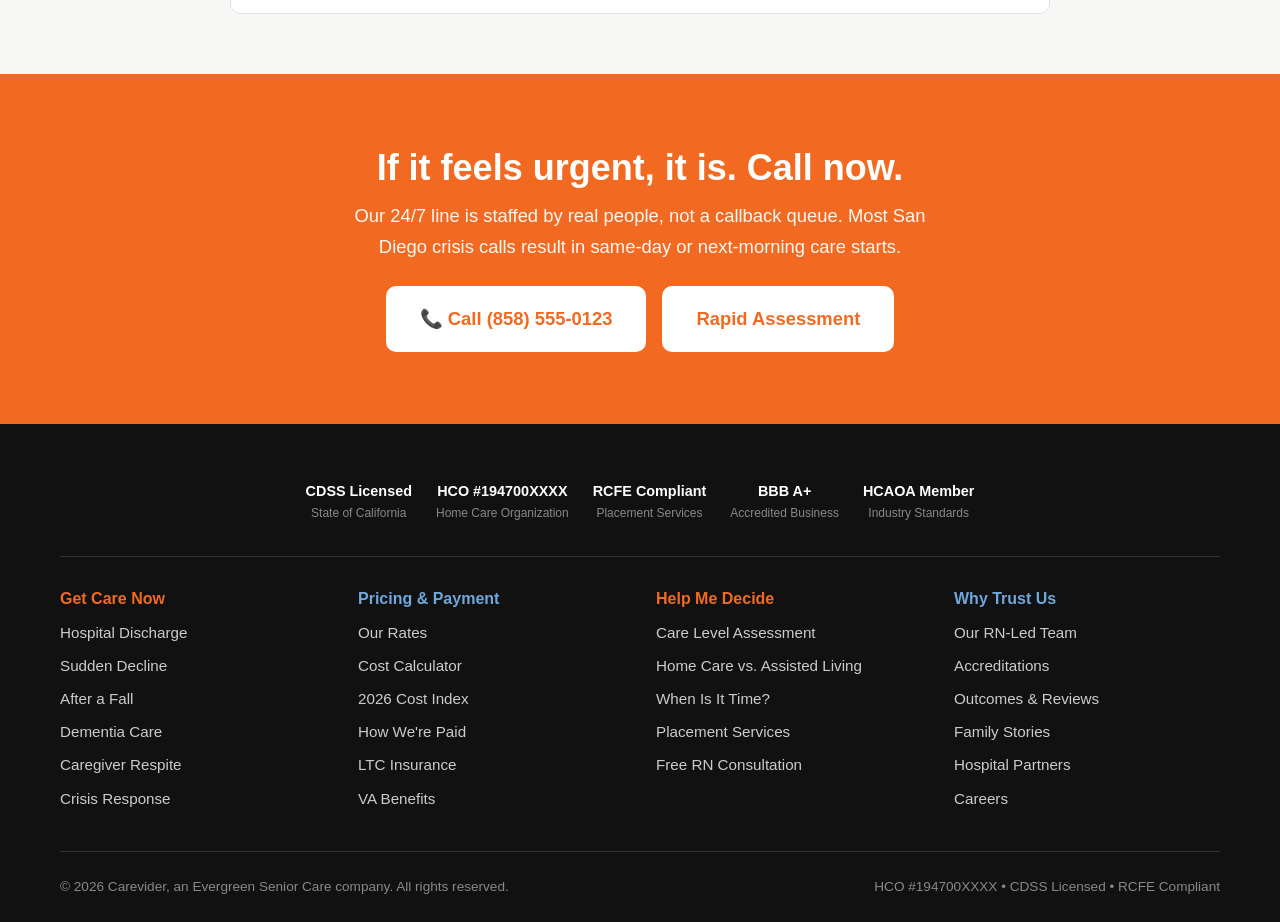
<file: src/care-now/crisis-urgent.html>
<!DOCTYPE html>
<html lang="en">
<head>
<meta charset="UTF-8" />
<meta name="viewport" content="width=device-width, initial-scale=1.0" />
<meta name="description" content="Urgent and same-day senior home care in San Diego. 24/7 crisis response line, on-call RN, and care that can start tonight if you need it tonight." />
<title>Same-Day & Crisis Senior Care | San Diego 24/7 | Carevider</title>
<link rel="stylesheet" href="../styles/styles.css" />
</head>
<body>

<div class="utility-bar">
  <div class="container">
    <div class="utility-left">
      <span class="hide-sm">📞 Available 24/7</span>
      <a href="tel:+18585550123" class="phone">(858) 555-0123</a>
    </div>
    <div class="utility-right">
      <a href="/es/care-now/crisis-urgent.html">Español</a>
      <a href="/professional/">Professionals</a>
      <a href="/#contact">Contact</a>
    </div>
  </div>
</div>

<nav class="nav" aria-label="Primary">
  <div class="nav-inner">
    <a href="../index.html" class="logo"><span class="logo-mark"></span></a>
    <ul class="nav-links">
      <li><a href="./index.html" class="pillar-orange active">Get Care Now</a></li>
      <li><a href="../pricing/" class="pillar-blue">Pricing</a></li>
      <li><a href="../decide/" class="pillar-orange">Help Me Decide</a></li>
      <li><a href="../trust/" class="pillar-blue">Why Trust Us</a></li>
    </ul>
    <a href="../decide/assessment.html" class="btn btn-orange nav-cta">Free Care Assessment</a>
    <button class="menu-toggle" onclick="document.querySelector('.nav-links').classList.toggle('open')">☰</button>
  </div>
</nav>

<nav class="breadcrumbs" aria-label="Breadcrumb">
  <div class="container">
    <ol>
      <li><a href="../index.html">Home</a></li>
      <li><a href="./index.html">Get Care Now</a></li>
      <li aria-current="page">Crisis / Urgent</li>
    </ol>
  </div>
</nav>

<header class="page-hero">
  <div class="container">
    <div>
      <div class="eyebrow orange">Crisis & Urgent Care</div>
      <h1>If you need care tonight, we can start tonight.</h1>
      <p class="lead">Carevider keeps daily capacity reserved for short-notice and emergency cases. Our 24/7 intake line is staffed by real people — including an on-call RN for clinical triage. Same-day care starts are routine, not exceptions.</p>
      <div class="hero-cta">
        <a href="tel:+18585550123" class="btn btn-orange btn-lg">📞 Call (858) 555-0123 Now</a>
        <a href="../decide/assessment.html" class="btn btn-outline-blue btn-lg">Rapid Assessment</a>
      </div>
    </div>
    <aside class="page-hero-card">
      <h3>When to call us first vs. 911</h3>
      <ul>
        <li><strong>Call 911 first:</strong> chest pain, stroke signs, severe injury, unresponsive</li>
        <li><strong>Call ER first:</strong> uncontrolled bleeding, possible fracture, head injury</li>
        <li><strong>Call us:</strong> unsafe at home, family caregiver unavailable, post-ER discharge, sudden inability to manage alone</li>
      </ul>
    </aside>
  </div>
</header>

<section>
  <div class="container">
    <div class="eyebrow orange">What counts as a care crisis</div>
    <h2>It doesn't have to be 911 to be an emergency.</h2>
    <p style="max-width:720px;">Most senior care crises don't look like medical emergencies — they look like a family suddenly unable to provide what's needed, often after a smaller event has cascaded. These are exactly the situations our same-day response is built for.</p>

    <div class="callout orange">
      <h3>Common urgent scenarios we cover</h3>
      <ul class="checklist" style="margin-top:16px;">
        <li>Primary family caregiver is sick or hospitalized</li>
        <li>Loved one discharged from ER but can't be alone</li>
        <li>Sudden cognitive change with safety concerns</li>
        <li>Found wandering or lost from home</li>
        <li>Family arrives from out of town to crisis</li>
        <li>Skilled nursing facility discharge with no plan</li>
        <li>Spouse caregiver passed away or unable to continue</li>
        <li>Mounting unsafe incidents — left stove on, fell again</li>
      </ul>
    </div>
  </div>
</section>

<section style="background:var(--bg-alt);">
  <div class="container">
    <div class="eyebrow">How urgent intake works</div>
    <h2>From phone call to caregiver on-site, typically under 12 hours.</h2>
    <div class="steps" style="margin-top:48px;">
      <div class="step">
        <h4>Triage call</h4>
        <p>Care coordinator (and on-call RN if clinical) on the phone within minutes. We assess safety and priority.</p>
      </div>
      <div class="step">
        <h4>Rapid match</h4>
        <p>We identify available caregivers in your area — often with same-day or next-shift availability.</p>
      </div>
      <div class="step">
        <h4>Care begins</h4>
        <p>Caregiver arrives, family briefs them, care starts. The RN does a follow-up visit within 24–48 hours.</p>
      </div>
      <div class="step">
        <h4>Stabilize & plan</h4>
        <p>Once the crisis is contained, we build a longer-term plan — or step back if it's no longer needed.</p>
      </div>
    </div>
  </div>
</section>

<section>
  <div class="container">
    <div class="two-col">
      <div>
        <div class="eyebrow">What to have ready when you call</div>
        <h2>A short checklist before you dial.</h2>
        <p>None of this is required to start the call — we'll work with whatever you have — but having it ready speeds up matching and means care can start sooner.</p>

        <ul class="checklist" style="margin-top:24px;">
          <li>Loved one's name, age, and current address</li>
          <li>Brief description of what just happened</li>
          <li>Primary diagnoses (dementia, heart, mobility, etc.)</li>
          <li>Current medications, if known</li>
          <li>Who's been providing care up until now</li>
          <li>How urgent — hours? Tonight? Tomorrow morning?</li>
          
          <li>Hospital or ER name if recently discharged</li>
          <li>Whether anyone will be present when caregiver arrives</li>
        </ul>

        <div class="callout blue" style="margin-top:32px;">
          <h3>Coming from out of town?</h3>
          <p>Many crisis calls come from adult children who just flew in to find a parent in worse shape than expected. We can meet you at the hospital, the home, or the airport — and we coordinate with elder law attorneys, geriatric care managers, and placement specialists when the situation calls for it. You don't have to figure it out alone in 72 hours.</p>
        </div>
      </div>

      <aside class="sidebar-card" style="background:var(--orange-soft); border-color:var(--orange);">
        <h4 style="color:var(--orange-dark);">Need care now?</h4>
        <p style="font-size:.95rem;">The fastest path is the phone. Our 24/7 line is staffed by real people — not a callback queue.</p>
        <a href="tel:+18585550123" class="btn btn-orange" style="width:100%; margin-bottom:12px;">📞 (858) 555-0123</a>
        <a href="../decide/assessment.html" class="btn btn-outline-blue" style="width:100%;">Rapid assessment</a>

        <hr style="border:0; border-top:1px solid var(--line); margin:20px 0;">

        <h4>Related situations</h4>
        <ul>
          <li><a href="hospital-discharge.html">Hospital discharge</a></li>
          <li><a href="after-a-fall.html">After a fall</a></li>
          <li><a href="caregiver-burnout.html">Family caregiver unavailable</a></li>
          <li><a href="dementia-memory.html">Sudden dementia event</a></li>
        </ul>

        <hr style="border:0; border-top:1px solid var(--line); margin:20px 0;">

        <h4>What about cost?</h4>
        <p style="font-size:.95rem;">Crisis care is billed at standard rates — no emergency surcharge. We can also bill LTC insurance directly.</p>
        <a href="../pricing/" class="btn btn-outline-blue" style="width:100%;">See pricing</a>
      </aside>
    </div>
  </div>
</section>

<section style="background:var(--bg-alt);">
  <div class="container">
    <div class="eyebrow" style="text-align:center;">Common questions</div>
    <h2 style="text-align:center;">Crisis-call questions families ask.</h2>
    <div class="faq-list" style="margin-top:32px;">
      <details>
        <summary>Can senior home care really start the same day in San Diego?</summary>
        <div class="answer">Yes — this is one of the things we're built for. Carevider keeps daily capacity reserved specifically for short-notice and emergency cases. For calls before noon, same-day care starts are routine. For evening calls, overnight or next-morning starts are typical. Our 24/7 intake line is staffed by real people, including an on-call RN for clinical triage when the situation has medical complexity.</div>
      </details>
      <details>
        <summary>Is there an emergency or weekend surcharge?</summary>
        <div class="answer">No. Crisis and after-hours care starts are billed at our standard rates — $38/hr hourly, $395/day live-in, $28/hr for 24-hour shift care. There's no premium for short notice, weekends, or evenings. We don't believe families in crisis should be charged extra for needing help quickly.</div>
      </details>
      <details>
        <summary>What if I'm not sure whether this is a "real" emergency?</summary>
        <div class="answer">Call anyway. Our care coordinators and on-call RN do this triage every day — and a 10-minute phone call costs nothing. If we believe you need 911 or an ER first, we'll tell you immediately and stay on the line until help is dispatched. If it's something we can address with same-day care, we'll set that in motion. Either way you'll know within minutes.</div>
      </details>
      <details>
        <summary>Do you handle hospice or end-of-life urgent care?</summary>
        <div class="answer">Yes. We work alongside hospice agencies to provide the daily presence and personal care that hospice itself doesn't cover. Urgent calls for end-of-life situations — family unable to continue, sudden decline, last days at home — are some of the most common after-hours calls we take. The on-call RN can coordinate directly with your hospice team if you're already enrolled.</div>
      </details>
      <details>
        <summary>What happens after the immediate crisis is over?</summary>
        <div class="answer">Most crisis cases stabilize within the first 7–14 days. At that point we do a full RN reassessment and have an honest conversation with the family: continue the current care level, scale up, scale down, or transition to placement if home care is no longer the right fit. There is no obligation to continue — many families use us for a 1–2 week crisis bridge and then return to their normal routine.</div>
      </details>
    </div>
  </div>
</section>

<section class="final-cta">
  <h2>If it feels urgent, it is. Call now.</h2>
  <p>Our 24/7 line is staffed by real people, not a callback queue. Most San Diego crisis calls result in same-day or next-morning care starts.</p>
  <div class="cta-row">
    <a href="tel:+18585550123" class="btn btn-lg">📞 Call (858) 555-0123</a>
    <a href="../decide/assessment.html" class="btn btn-lg btn-outline-white">Rapid Assessment</a>
  </div>
</section>

<footer id="contact">
  <div class="container">
    <div class="footer-credentials">
      <div class="cred">CDSS Licensed<small>State of California</small></div>
      <div class="cred">HCO #194700XXXX<small>Home Care Organization</small></div>
      <div class="cred">RCFE Compliant<small>Placement Services</small></div>
      <div class="cred">BBB A+<small>Accredited Business</small></div>
      <div class="cred">HCAOA Member<small>Industry Standards</small></div>
    </div>
    <div class="footer-grid">
      <div class="footer-col orange">
        <h4>Get Care Now</h4>
        <ul>
          <li><a href="hospital-discharge.html">Hospital Discharge</a></li>
          <li><a href="sudden-decline.html">Sudden Decline</a></li>
          <li><a href="after-a-fall.html">After a Fall</a></li>
          <li><a href="dementia-memory.html">Dementia Care</a></li>
          <li><a href="caregiver-burnout.html">Caregiver Respite</a></li>
          <li><a href="crisis-urgent.html">Crisis Response</a></li>
        </ul>
      </div>
      <div class="footer-col blue">
        <h4>Pricing & Payment</h4>
        <ul>
          <li><a href="../pricing/rates.html">Our Rates</a></li>
          <li><a href="../pricing/calculator.html">Cost Calculator</a></li>
          <li><a href="../pricing/cost-index.html">2026 Cost Index</a></li>
          <li><a href="../pricing/how-were-paid.html">How We're Paid</a></li>
          <li><a href="../pricing/ltc-insurance.html">LTC Insurance</a></li>
          <li><a href="../pricing/va-benefits.html">VA Benefits</a></li>
        </ul>
      </div>
      <div class="footer-col orange">
        <h4>Help Me Decide</h4>
        <ul>
          <li><a href="../decide/assessment.html">Care Level Assessment</a></li>
          <li><a href="../decide/home-vs-assisted.html">Home Care vs. Assisted Living</a></li>
          <li><a href="../decide/when-is-it-time.html">When Is It Time?</a></li>
          <li><a href="../decide/placement.html">Placement Services</a></li>
          <li><a href="../decide/rn-consultation.html">Free RN Consultation</a></li>
        </ul>
      </div>
      <div class="footer-col blue">
        <h4>Why Trust Us</h4>
        <ul>
          <li><a href="../trust/team.html">Our RN-Led Team</a></li>
          <li><a href="../trust/accreditations.html">Accreditations</a></li>
          <li><a href="../trust/outcomes.html">Outcomes & Reviews</a></li>
          <li><a href="../trust/stories.html">Family Stories</a></li>
          <li><a href="../trust/hospital-partners.html">Hospital Partners</a></li>
          <li><a href="../trust/careers.html">Careers</a></li>
        </ul>
      </div>
    </div>
    <div class="footer-bottom">
      <div>© 2026 Carevider, an Evergreen Senior Care company. All rights reserved.</div>
      <div>HCO #194700XXXX • CDSS Licensed • RCFE Compliant</div>
    </div>
  </div>
</footer>

<div class="mobile-sticky">
  <div class="row">
    <a href="tel:+18585550123" class="btn btn-blue">📞 Call</a>
    <a href="../decide/assessment.html" class="btn btn-orange">Free Assessment</a>
  </div>
</div>

<script>
  document.addEventListener('click', function (e) {
    if (e.target.matches('.nav-links a')) document.querySelector('.nav-links').classList.remove('open');
  });
</script>
</body>
</html>
</file>
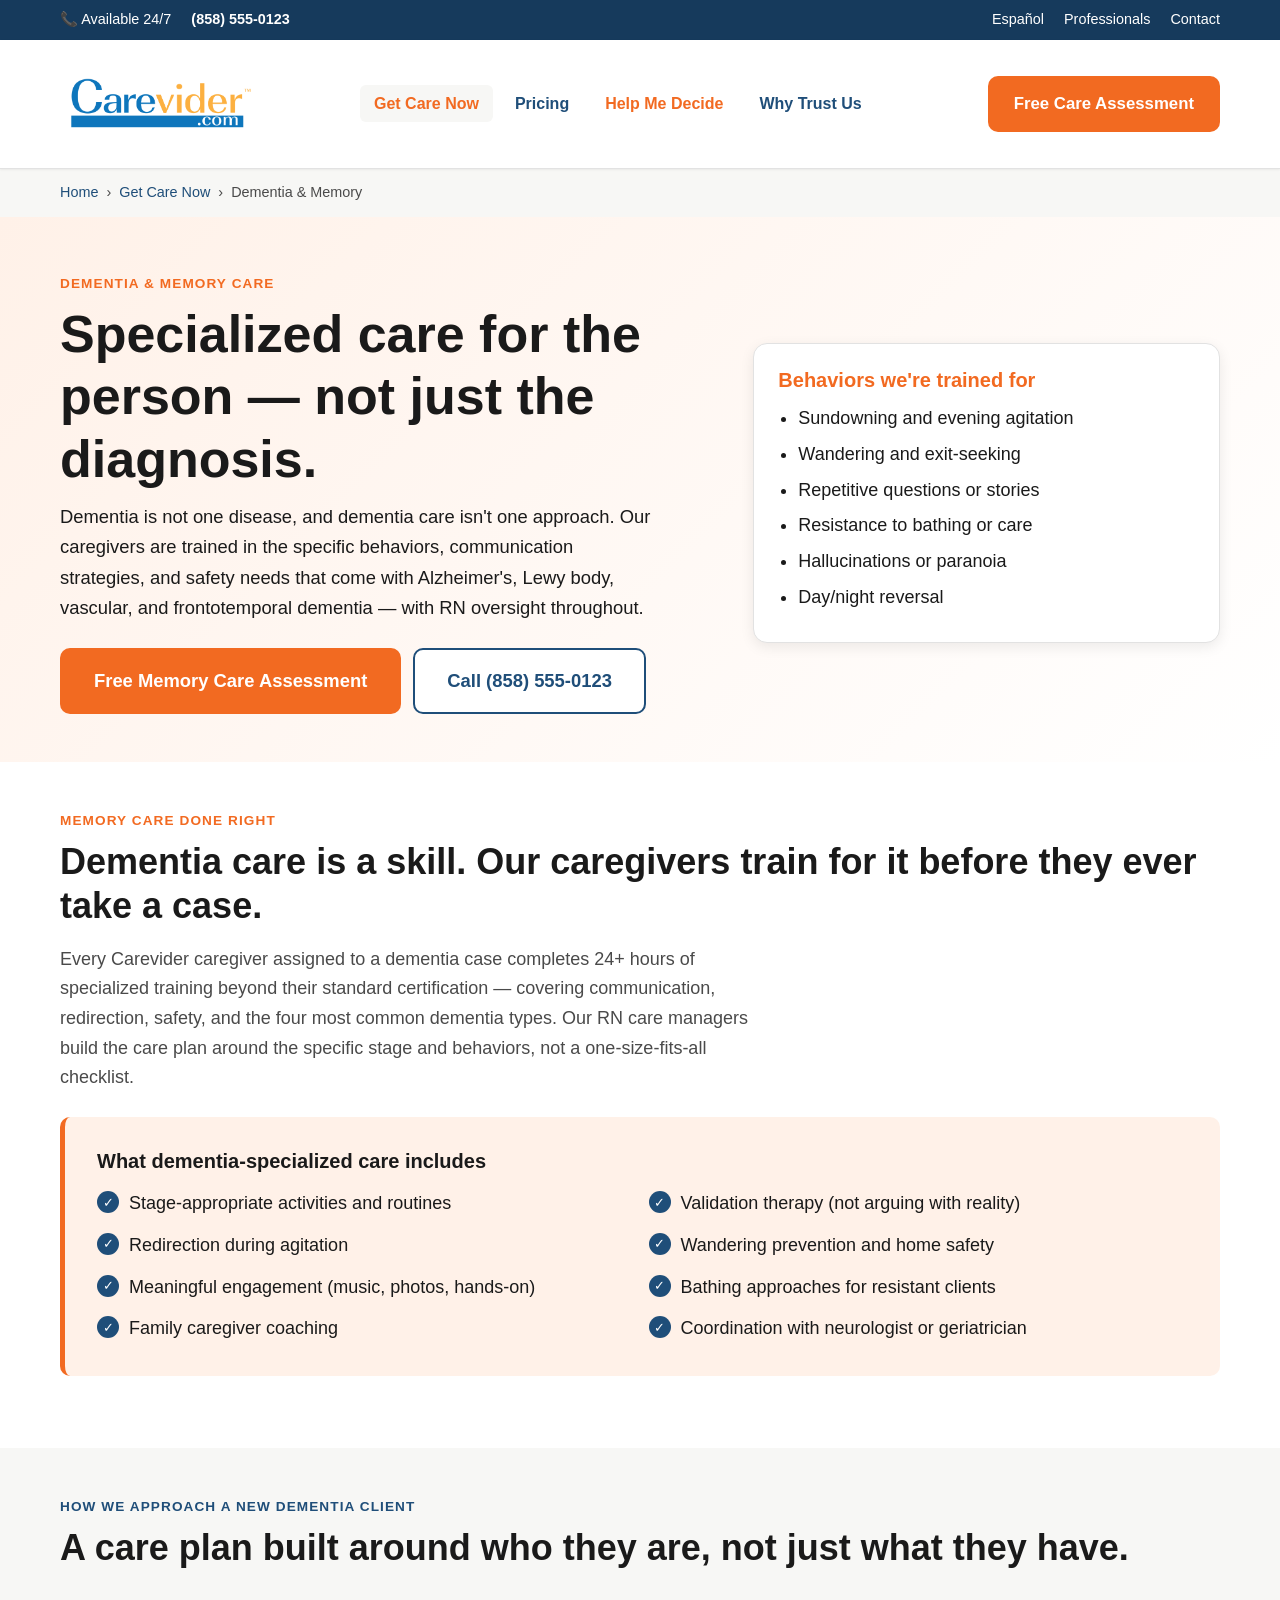
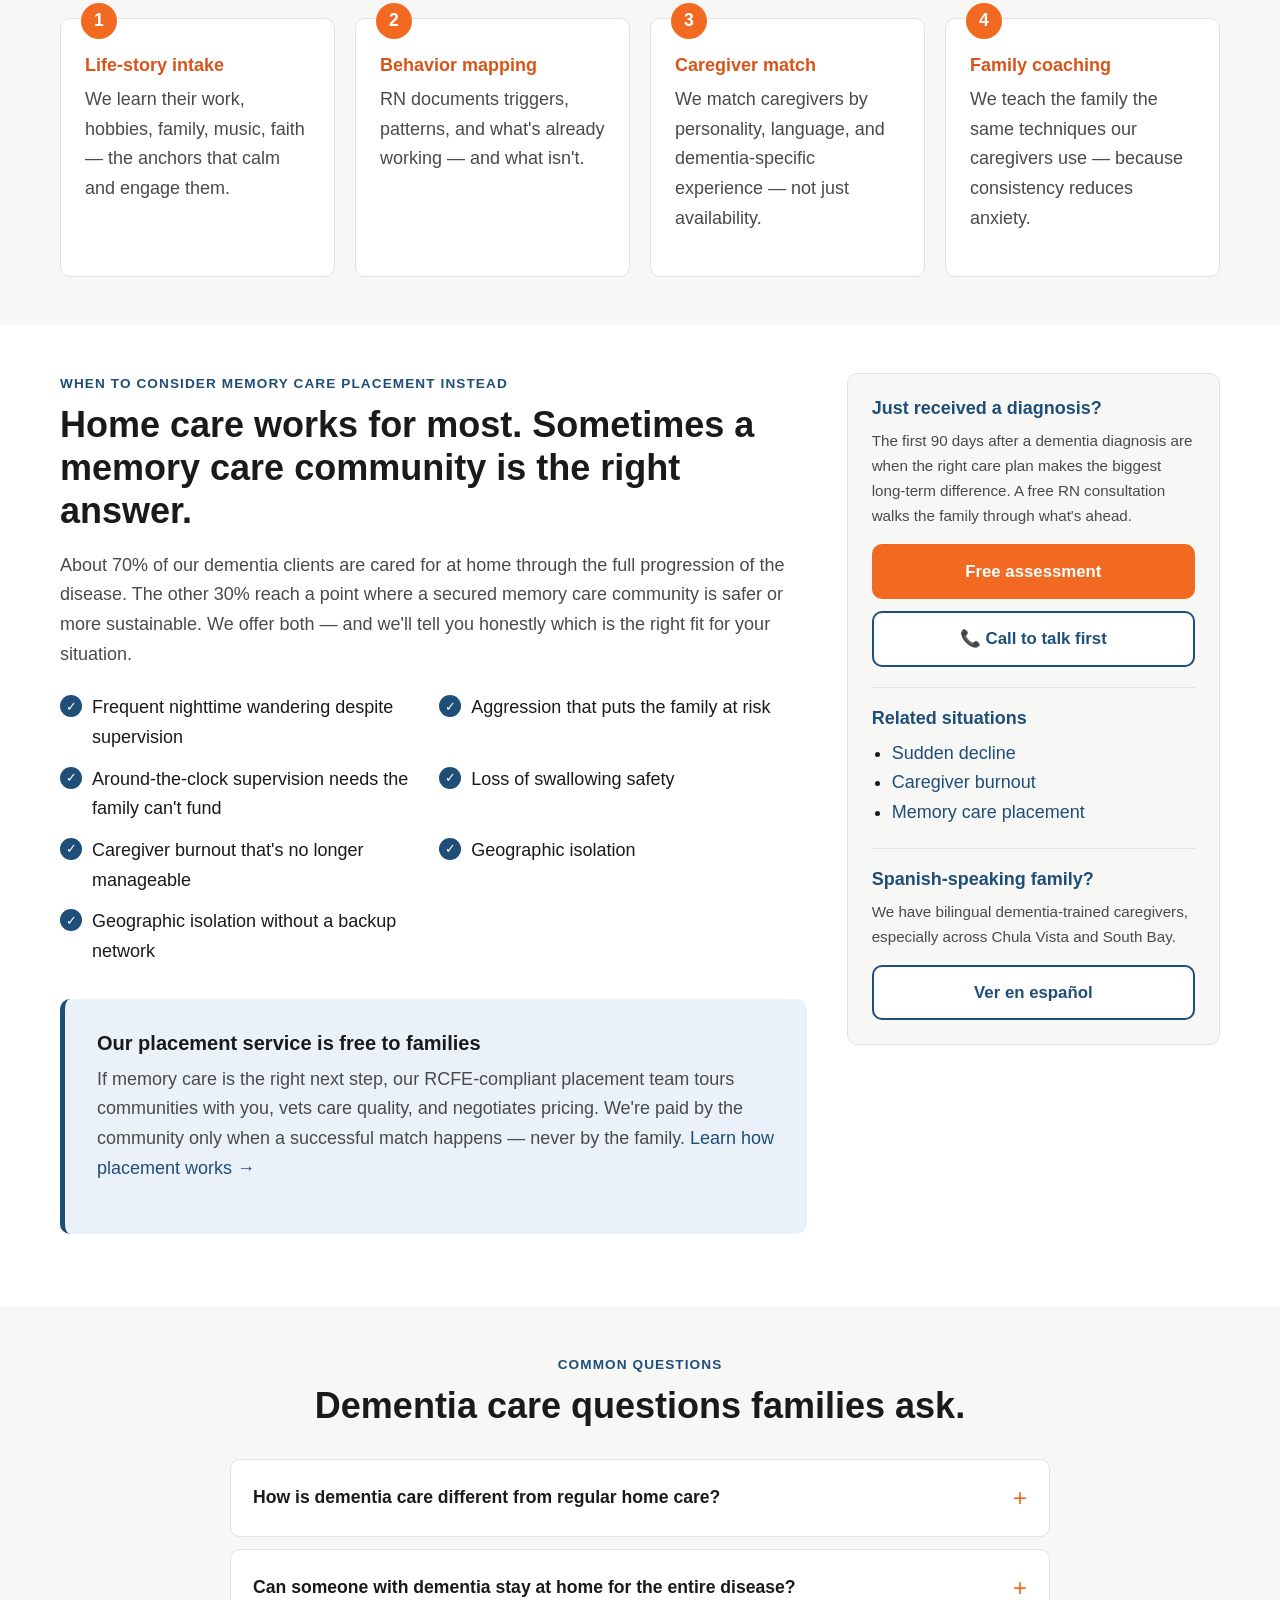
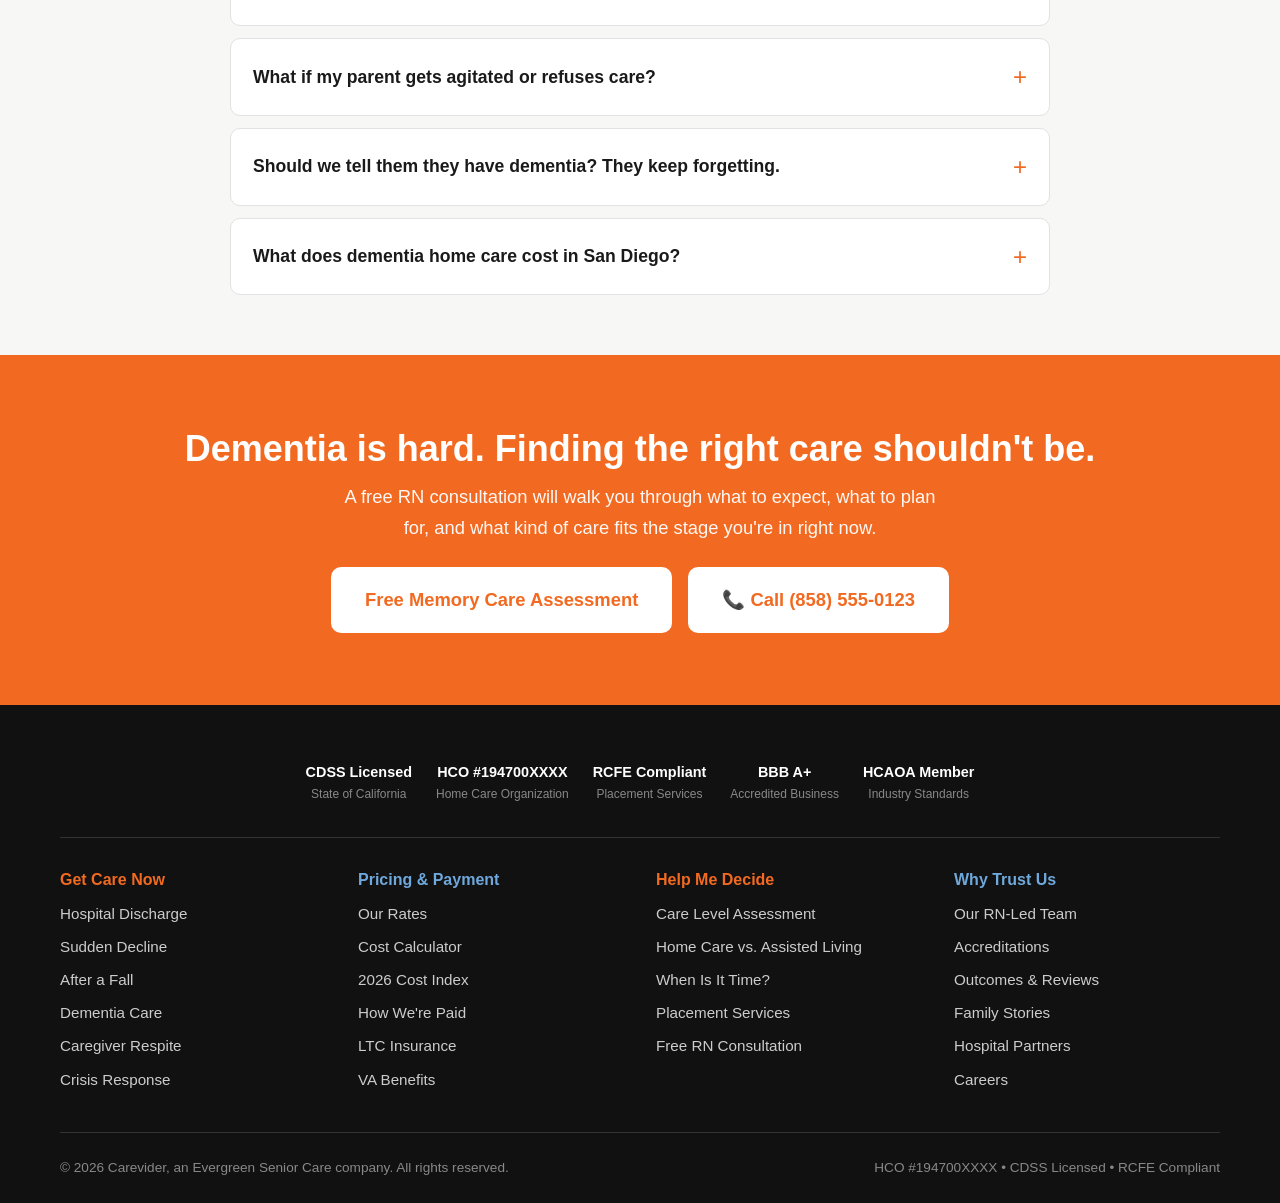
<file: src/care-now/dementia-memory.html>
<!DOCTYPE html>
<html lang="en">
<head>
<meta charset="UTF-8" />
<meta name="viewport" content="width=device-width, initial-scale=1.0" />
<meta name="description" content="Dementia and memory care at home in San Diego. Specialized caregivers, RN oversight, and behavior support for Alzheimer's, Lewy body, vascular, and frontotemporal dementia." />
<title>Dementia & Memory Care at Home | San Diego | Carevider</title>
<link rel="stylesheet" href="../styles/styles.css" />
</head>
<body>

<div class="utility-bar">
  <div class="container">
    <div class="utility-left">
      <span class="hide-sm">📞 Available 24/7</span>
      <a href="tel:+18585550123" class="phone">(858) 555-0123</a>
    </div>
    <div class="utility-right">
      <a href="/es/care-now/dementia-memory.html">Español</a>
      <a href="/professional/">Professionals</a>
      <a href="/#contact">Contact</a>
    </div>
  </div>
</div>

<nav class="nav" aria-label="Primary">
  <div class="nav-inner">
    <a href="../index.html" class="logo"><span class="logo-mark"></span></a>
    <ul class="nav-links">
      <li><a href="./index.html" class="pillar-orange active">Get Care Now</a></li>
      <li><a href="../pricing/" class="pillar-blue">Pricing</a></li>
      <li><a href="../decide/" class="pillar-orange">Help Me Decide</a></li>
      <li><a href="../trust/" class="pillar-blue">Why Trust Us</a></li>
    </ul>
    <a href="../decide/assessment.html" class="btn btn-orange nav-cta">Free Care Assessment</a>
    <button class="menu-toggle" onclick="document.querySelector('.nav-links').classList.toggle('open')">☰</button>
  </div>
</nav>

<nav class="breadcrumbs" aria-label="Breadcrumb">
  <div class="container">
    <ol>
      <li><a href="../index.html">Home</a></li>
      <li><a href="./index.html">Get Care Now</a></li>
      <li aria-current="page">Dementia & Memory</li>
    </ol>
  </div>
</nav>

<header class="page-hero">
  <div class="container">
    <div>
      <div class="eyebrow orange">Dementia & Memory Care</div>
      <h1>Specialized care for the person — not just the diagnosis.</h1>
      <p class="lead">Dementia is not one disease, and dementia care isn't one approach. Our caregivers are trained in the specific behaviors, communication strategies, and safety needs that come with Alzheimer's, Lewy body, vascular, and frontotemporal dementia — with RN oversight throughout.</p>
      <div class="hero-cta">
        <a href="../decide/assessment.html" class="btn btn-orange btn-lg">Free Memory Care Assessment</a>
        <a href="tel:+18585550123" class="btn btn-outline-blue btn-lg">Call (858) 555-0123</a>
      </div>
    </div>
    <aside class="page-hero-card">
      <h3>Behaviors we're trained for</h3>
      <ul>
        <li>Sundowning and evening agitation</li>
        <li>Wandering and exit-seeking</li>
        <li>Repetitive questions or stories</li>
        <li>Resistance to bathing or care</li>
        <li>Hallucinations or paranoia</li>
        <li>Day/night reversal</li>
      </ul>
    </aside>
  </div>
</header>

<section>
  <div class="container">
    <div class="eyebrow orange">Memory care done right</div>
    <h2>Dementia care is a skill. Our caregivers train for it before they ever take a case.</h2>
    <p style="max-width:720px;">Every Carevider caregiver assigned to a dementia case completes 24+ hours of specialized training beyond their standard certification — covering communication, redirection, safety, and the four most common dementia types. Our RN care managers build the care plan around the specific stage and behaviors, not a one-size-fits-all checklist.</p>

    <div class="callout orange">
      <h3>What dementia-specialized care includes</h3>
      <ul class="checklist" style="margin-top:16px;">
        <li>Stage-appropriate activities and routines</li>
        <li>Validation therapy (not arguing with reality)</li>
        <li>Redirection during agitation</li>
        <li>Wandering prevention and home safety</li>
        <li>Meaningful engagement (music, photos, hands-on)</li>
        <li>Bathing approaches for resistant clients</li>
        <li>Family caregiver coaching</li>
        <li>Coordination with neurologist or geriatrician</li>
      </ul>
    </div>
  </div>
</section>

<section style="background:var(--bg-alt);">
  <div class="container">
    <div class="eyebrow">How we approach a new dementia client</div>
    <h2>A care plan built around who they are, not just what they have.</h2>
    <div class="steps" style="margin-top:48px;">
      <div class="step">
        <h4>Life-story intake</h4>
        <p>We learn their work, hobbies, family, music, faith — the anchors that calm and engage them.</p>
      </div>
      <div class="step">
        <h4>Behavior mapping</h4>
        <p>RN documents triggers, patterns, and what's already working — and what isn't.</p>
      </div>
      <div class="step">
        <h4>Caregiver match</h4>
        <p>We match caregivers by personality, language, and dementia-specific experience — not just availability.</p>
      </div>
      <div class="step">
        <h4>Family coaching</h4>
        <p>We teach the family the same techniques our caregivers use — because consistency reduces anxiety.</p>
      </div>
    </div>
  </div>
</section>

<section>
  <div class="container">
    <div class="two-col">
      <div>
        <div class="eyebrow">When to consider memory care placement instead</div>
        <h2>Home care works for most. Sometimes a memory care community is the right answer.</h2>
        <p>About 70% of our dementia clients are cared for at home through the full progression of the disease. The other 30% reach a point where a secured memory care community is safer or more sustainable. We offer both — and we'll tell you honestly which is the right fit for your situation.</p>

        <ul class="checklist" style="margin-top:24px;">
          <li>Frequent nighttime wandering despite supervision</li>
          <li>Aggression that puts the family at risk</li>
          <li>Around-the-clock supervision needs the family can't fund</li>
          <li>Loss of swallowing safety</li>
          <li>Caregiver burnout that's no longer manageable</li>
          <li>Geographic isolation
          <li>Geographic isolation without a backup network</li>
        </ul>

        <div class="callout blue" style="margin-top:32px;">
          <h3>Our placement service is free to families</h3>
          <p>If memory care is the right next step, our RCFE-compliant placement team tours communities with you, vets care quality, and negotiates pricing. We're paid by the community only when a successful match happens — never by the family. <a href="../decide/placement.html">Learn how placement works →</a></p>
        </div>
      </div>

      <aside class="sidebar-card">
        <h4>Just received a diagnosis?</h4>
        <p style="font-size:.95rem;">The first 90 days after a dementia diagnosis are when the right care plan makes the biggest long-term difference. A free RN consultation walks the family through what's ahead.</p>
        <a href="../decide/assessment.html" class="btn btn-orange" style="width:100%; margin-bottom:12px;">Free assessment</a>
        <a href="tel:+18585550123" class="btn btn-outline-blue" style="width:100%;">📞 Call to talk first</a>

        <hr style="border:0; border-top:1px solid var(--line); margin:20px 0;">

        <h4>Related situations</h4>
        <ul>
          <li><a href="sudden-decline.html">Sudden decline</a></li>
          <li><a href="caregiver-burnout.html">Caregiver burnout</a></li>
          <li><a href="../decide/placement.html">Memory care placement</a></li>
        </ul>

        <hr style="border:0; border-top:1px solid var(--line); margin:20px 0;">

        <h4>Spanish-speaking family?</h4>
        <p style="font-size:.95rem;">We have bilingual dementia-trained caregivers, especially across Chula Vista and South Bay.</p>
        <a href="/es/care-now/dementia-memory.html" class="btn btn-outline-blue" style="width:100%;">Ver en español</a>
      </aside>
    </div>
  </div>
</section>

<section style="background:var(--bg-alt);">
  <div class="container">
    <div class="eyebrow" style="text-align:center;">Common questions</div>
    <h2 style="text-align:center;">Dementia care questions families ask.</h2>
    <div class="faq-list" style="margin-top:32px;">
      <details>
        <summary>How is dementia care different from regular home care?</summary>
        <div class="answer">Dementia care requires specific communication techniques (validation rather than correction), structured routines that reduce anxiety, behavior strategies for sundowning and agitation, and home safety adapted for confusion and wandering. A standard caregiver may have none of this training. At Carevider, every caregiver assigned to a dementia case completes 24+ hours of dementia-specific training beyond the state requirements, and an RN builds the behavioral care plan.</div>
      </details>
      <details>
        <summary>Can someone with dementia stay at home for the entire disease?</summary>
        <div class="answer">For about 70% of our dementia clients, yes — they remain at home through end-of-life with progressively increasing care. The factors that allow this are: caregiver consistency (same faces matter), home safety modifications, family support, financial resources, and absence of severe behavioral issues. Some families reach a point where memory care placement becomes safer or more affordable — we help with both paths.</div>
      </details>
      <details>
        <summary>What if my parent gets agitated or refuses care?</summary>
        <div class="answer">This is one of the most common reasons families call us. Resistance to care is rarely about the care itself — it's usually about loss of control, embarrassment, or misinterpreting the situation. Our caregivers are trained to slow down, use non-threatening body language, build the task into a familiar routine, and step away when needed. Resistant clients almost always accept care once trust is established, typically within 1–3 weeks.</div>
      </details>
      <details>
        <summary>Should we tell them they have dementia? They keep forgetting.</summary>
        <div class="answer">In early stages, yes — they have a right to participate in decisions about their own life. In middle and later stages, repeating the diagnosis often causes fresh grief without any benefit, because they won't retain the information. Our RN care managers coach families on the validation approach: meeting the person where they are emotionally, rather than correcting their reality. This reduces distress for everyone.</div>
      </details>
      <details>
        <summary>What does dementia home care cost in San Diego?</summary>
        <div class="answer">Dementia care is priced the same as our standard home care — $38/hr hourly, $395/day live-in, $28/hr for 24-hour shift care — with no surcharge for the specialty training. Most dementia clients start with 4–8 hours daily and increase over time. A full 24-hour care plan averages $9,500–$12,000/month depending on configuration. See our <a href="../pricing/">full pricing page</a> for the complete breakdown.</div>
      </details>
    </div>
  </div>
</section>

<section class="final-cta">
  <h2>Dementia is hard. Finding the right care shouldn't be.</h2>
  <p>A free RN consultation will walk you through what to expect, what to plan for, and what kind of care fits the stage you're in right now.</p>
  <div class="cta-row">
    <a href="../decide/assessment.html" class="btn btn-lg">Free Memory Care Assessment</a>
    <a href="tel:+18585550123" class="btn btn-lg btn-outline-white">📞 Call (858) 555-0123</a>
  </div>
</section>

<footer id="contact">
  <div class="container">
    <div class="footer-credentials">
      <div class="cred">CDSS Licensed<small>State of California</small></div>
      <div class="cred">HCO #194700XXXX<small>Home Care Organization</small></div>
      <div class="cred">RCFE Compliant<small>Placement Services</small></div>
      <div class="cred">BBB A+<small>Accredited Business</small></div>
      <div class="cred">HCAOA Member<small>Industry Standards</small></div>
    </div>
    <div class="footer-grid">
      <div class="footer-col orange">
        <h4>Get Care Now</h4>
        <ul>
          <li><a href="hospital-discharge.html">Hospital Discharge</a></li>
          <li><a href="sudden-decline.html">Sudden Decline</a></li>
          <li><a href="after-a-fall.html">After a Fall</a></li>
          <li><a href="dementia-memory.html">Dementia Care</a></li>
          <li><a href="caregiver-burnout.html">Caregiver Respite</a></li>
          <li><a href="crisis-urgent.html">Crisis Response</a></li>
        </ul>
      </div>
      <div class="footer-col blue">
        <h4>Pricing & Payment</h4>
        <ul>
          <li><a href="../pricing/rates.html">Our Rates</a></li>
          <li><a href="../pricing/calculator.html">Cost Calculator</a></li>
          <li><a href="../pricing/cost-index.html">2026 Cost Index</a></li>
          <li><a href="../pricing/how-were-paid.html">How We're Paid</a></li>
          <li><a href="../pricing/ltc-insurance.html">LTC Insurance</a></li>
          <li><a href="../pricing/va-benefits.html">VA Benefits</a></li>
        </ul>
      </div>
      <div class="footer-col orange">
        <h4>Help Me Decide</h4>
        <ul>
          <li><a href="../decide/assessment.html">Care Level Assessment</a></li>
          <li><a href="../decide/home-vs-assisted.html">Home Care vs. Assisted Living</a></li>
          <li><a href="../decide/when-is-it-time.html">When Is It Time?</a></li>
          <li><a href="../decide/placement.html">Placement Services</a></li>
          <li><a href="../decide/rn-consultation.html">Free RN Consultation</a></li>
        </ul>
      </div>
      <div class="footer-col blue">
        <h4>Why Trust Us</h4>
        <ul>
          <li><a href="../trust/team.html">Our RN-Led Team</a></li>
          <li><a href="../trust/accreditations.html">Accreditations</a></li>
          <li><a href="../trust/outcomes.html">Outcomes & Reviews</a></li>
          <li><a href="../trust/stories.html">Family Stories</a></li>
          <li><a href="../trust/hospital-partners.html">Hospital Partners</a></li>
          <li><a href="../trust/careers.html">Careers</a></li>
        </ul>
      </div>
    </div>
    <div class="footer-bottom">
      <div>© 2026 Carevider, an Evergreen Senior Care company. All rights reserved.</div>
      <div>HCO #194700XXXX • CDSS Licensed • RCFE Compliant</div>
    </div>
  </div>
</footer>

<div class="mobile-sticky">
  <div class="row">
    <a href="tel:+18585550123" class="btn btn-blue">📞 Call</a>
    <a href="../decide/assessment.html" class="btn btn-orange">Free Assessment</a>
  </div>
</div>

<script>
  document.addEventListener('click', function (e) {
    if (e.target.matches('.nav-links a')) document.querySelector('.nav-links').classList.remove('open');
  });
</script>
</body>
</html>
</file>
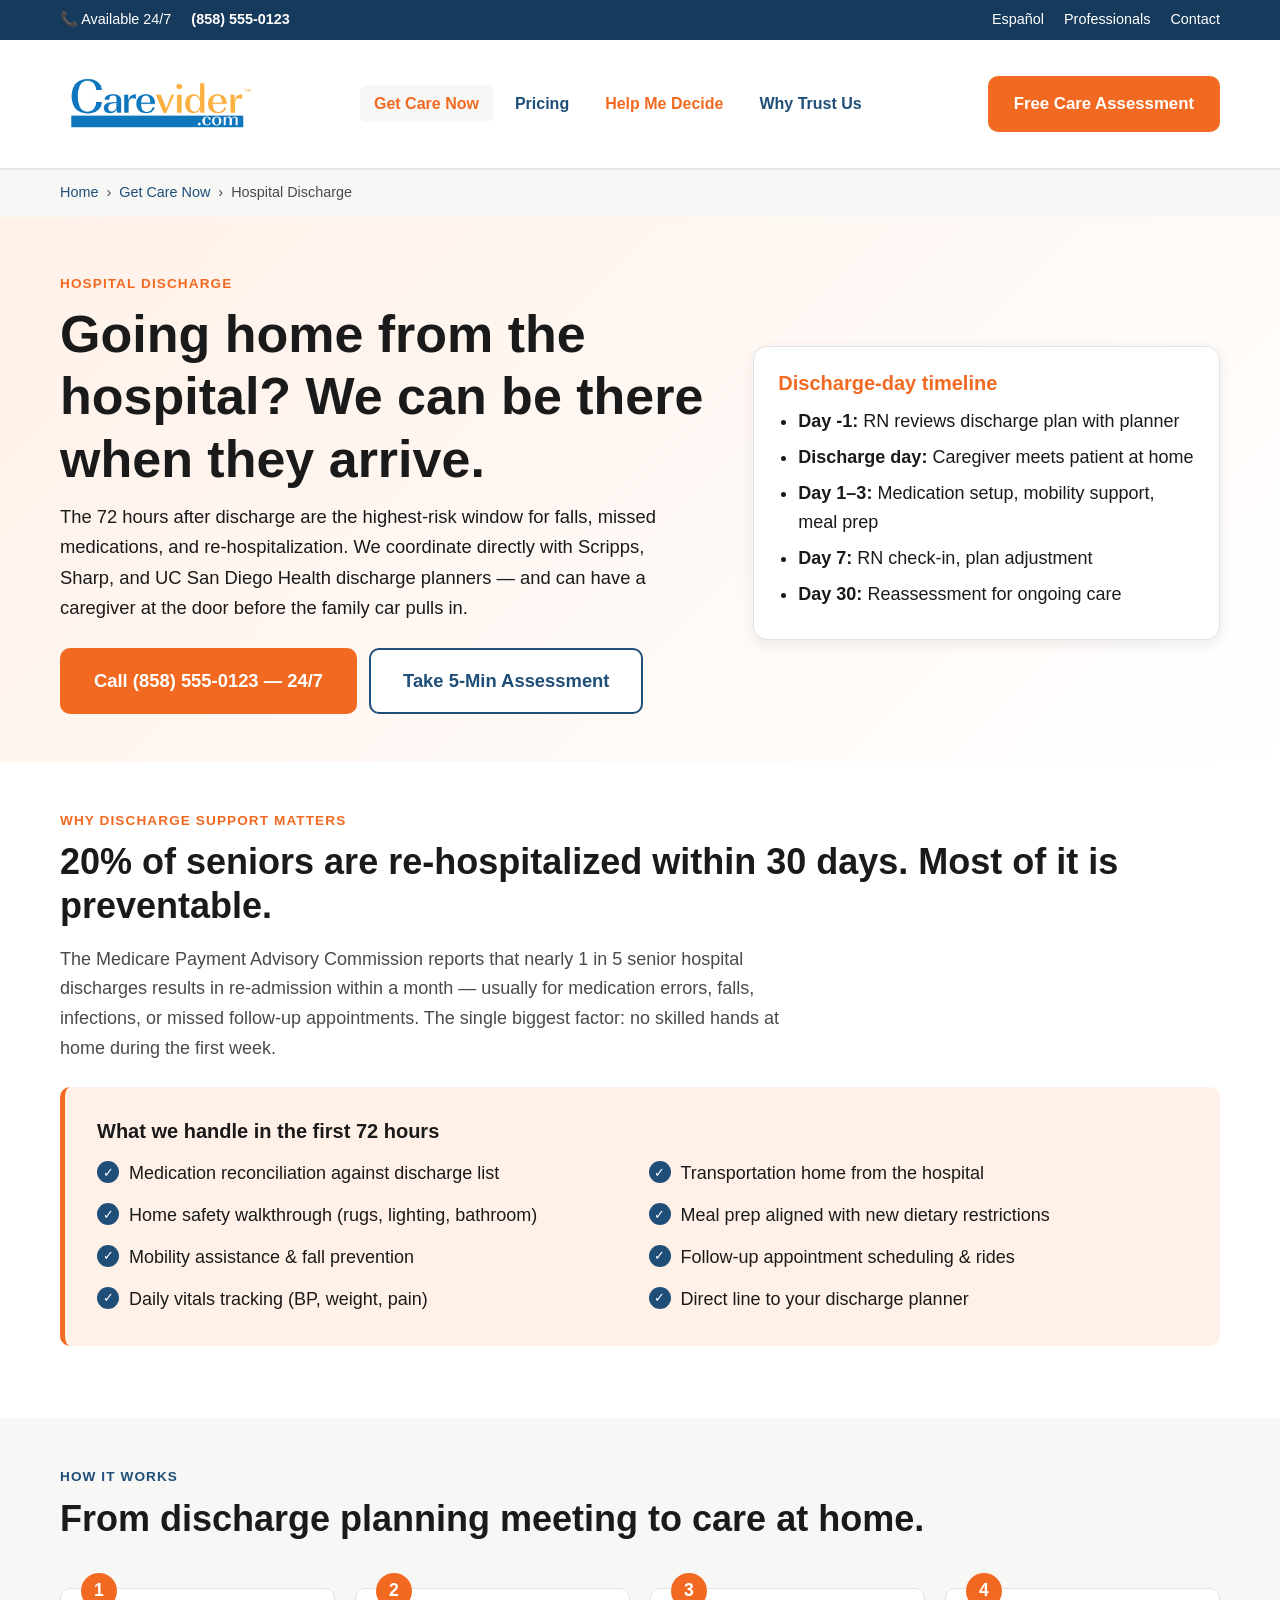
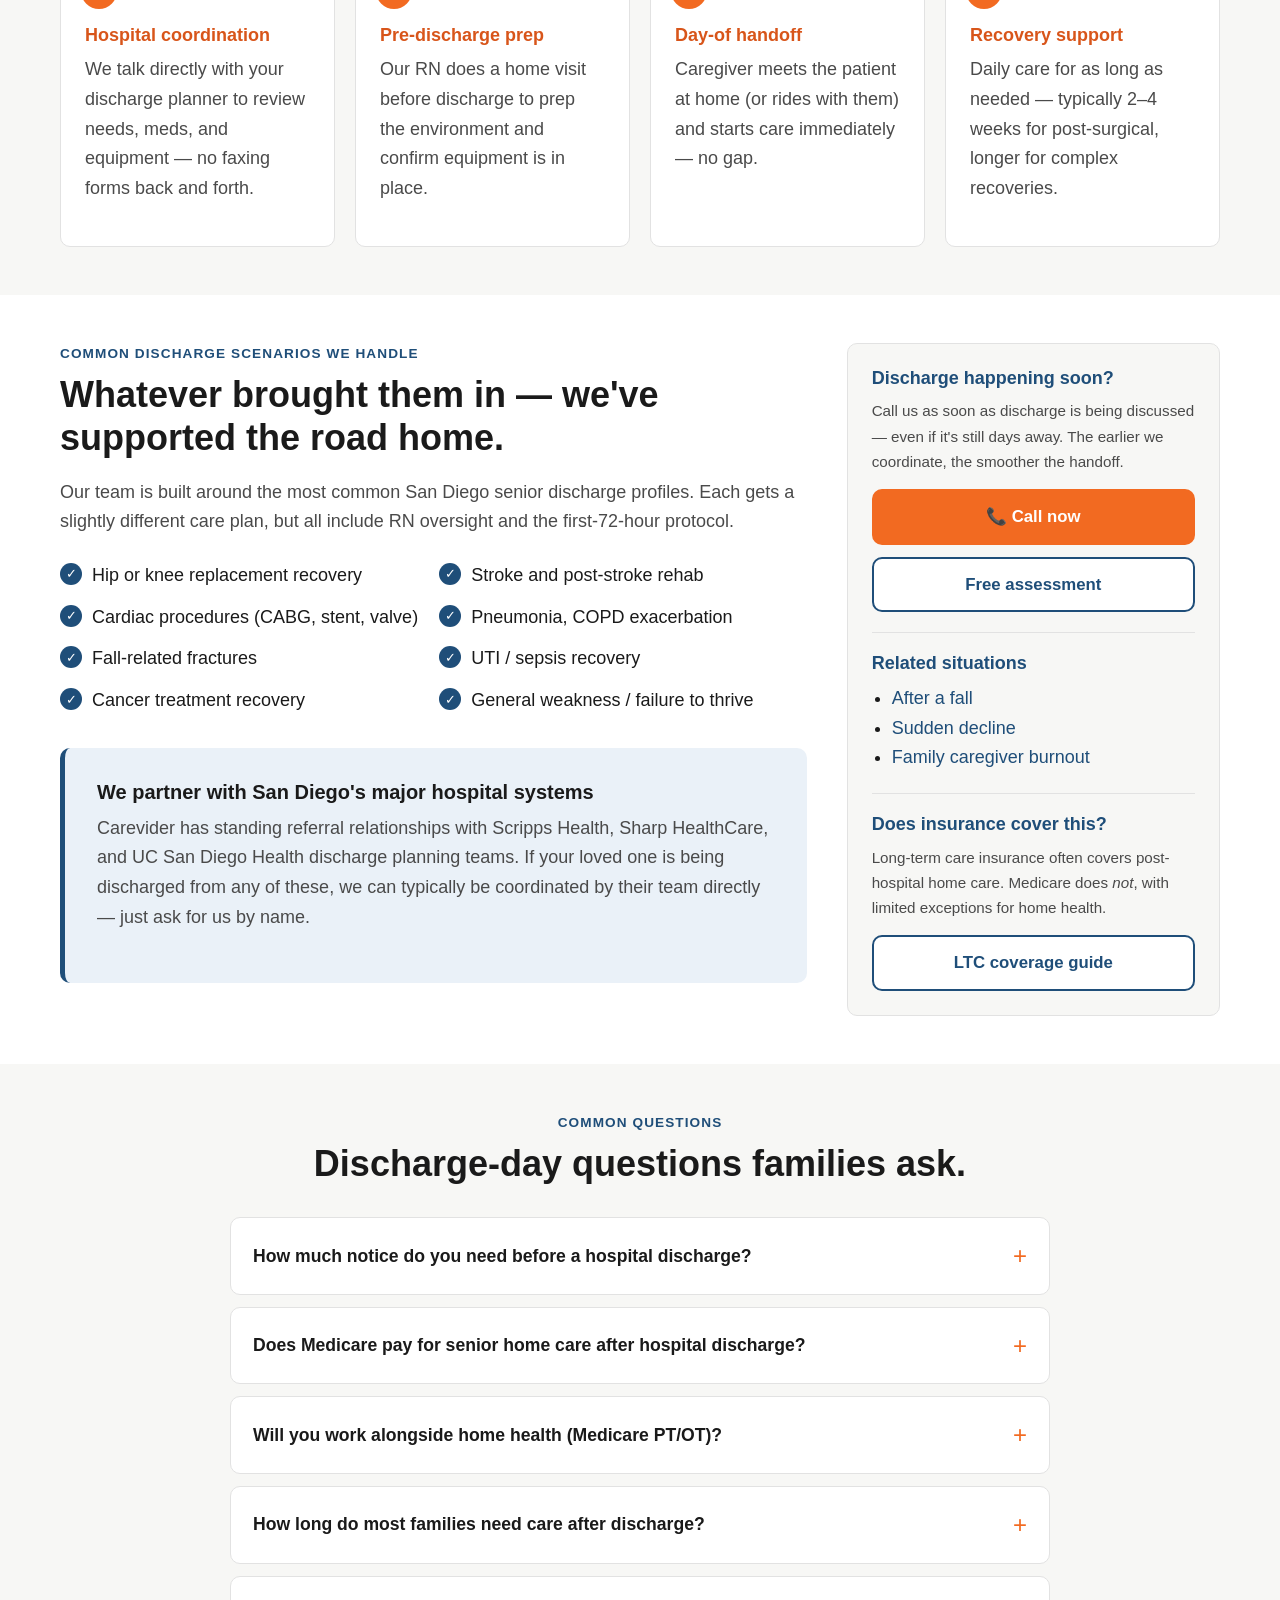
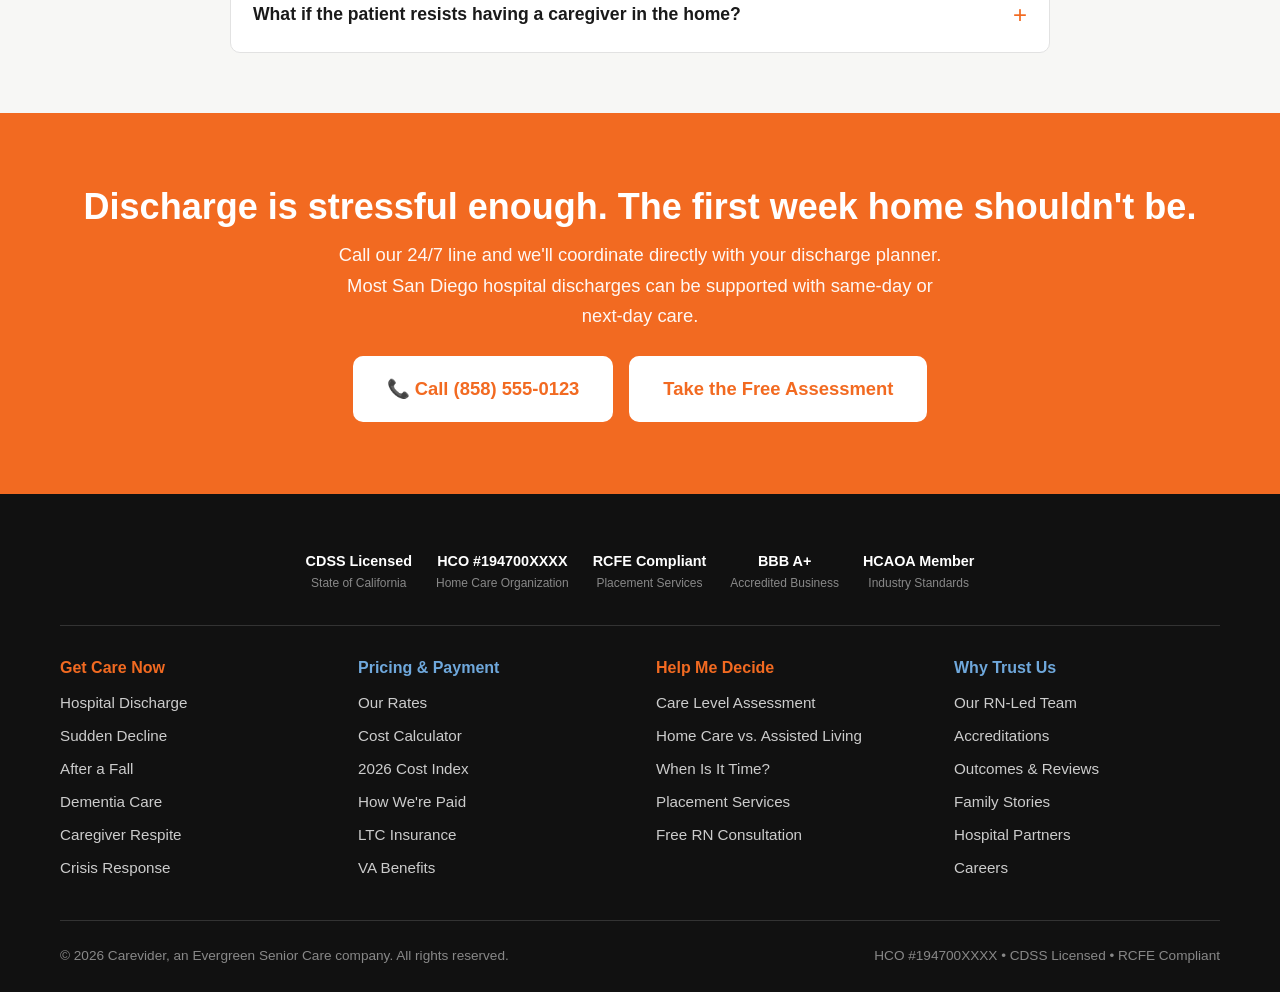
<file: src/care-now/hospital-discharge.html>
<!DOCTYPE html>
<html lang="en">
<head>
<meta charset="UTF-8" />
<meta name="viewport" content="width=device-width, initial-scale=1.0" />
<meta name="description" content="Senior home care after hospital discharge in San Diego. We coordinate with Scripps, Sharp, and UC San Diego Health discharge planners and start care within 24 hours of release." />
<title>Hospital Discharge Home Care | San Diego | Carevider</title>
<link rel="stylesheet" href="../styles/styles.css" />
</head>
<body>

<!-- UTILITY BAR -->
<div class="utility-bar">
  <div class="container">
    <div class="utility-left">
      <span class="hide-sm">📞 Available 24/7</span>
      <a href="tel:+18585550123" class="phone">(858) 555-0123</a>
    </div>
    <div class="utility-right">
      <a href="/es/care-now/hospital-discharge.html">Español</a>
      <a href="/professional/">Professionals</a>
      <a href="/#contact">Contact</a>
    </div>
  </div>
</div>

<!-- NAV -->
<nav class="nav" aria-label="Primary">
  <div class="nav-inner">
    <a href="../index.html" class="logo"><span class="logo-mark"></span></a>
    <ul class="nav-links">
      <li><a href="./index.html" class="pillar-orange active">Get Care Now</a></li>
      <li><a href="../pricing/" class="pillar-blue">Pricing</a></li>
      <li><a href="../decide/" class="pillar-orange">Help Me Decide</a></li>
      <li><a href="../trust/" class="pillar-blue">Why Trust Us</a></li>
    </ul>
    <a href="../decide/assessment.html" class="btn btn-orange nav-cta">Free Care Assessment</a>
    <button class="menu-toggle" aria-label="Toggle menu" onclick="document.querySelector('.nav-links').classList.toggle('open')">☰</button>
  </div>
</nav>

<!-- BREADCRUMBS -->
<nav class="breadcrumbs" aria-label="Breadcrumb">
  <div class="container">
    <ol>
      <li><a href="../index.html">Home</a></li>
      <li><a href="./index.html">Get Care Now</a></li>
      <li aria-current="page">Hospital Discharge</li>
    </ol>
  </div>
</nav>

<!-- HERO -->
<header class="page-hero">
  <div class="container">
    <div>
      <div class="eyebrow orange">Hospital Discharge</div>
      <h1>Going home from the hospital? We can be there when they arrive.</h1>
      <p class="lead">The 72 hours after discharge are the highest-risk window for falls, missed medications, and re-hospitalization. We coordinate directly with Scripps, Sharp, and UC San Diego Health discharge planners — and can have a caregiver at the door before the family car pulls in.</p>
      <div class="hero-cta">
        <a href="tel:+18585550123" class="btn btn-orange btn-lg">Call (858) 555-0123 — 24/7</a>
        <a href="../decide/assessment.html" class="btn btn-outline-blue btn-lg">Take 5-Min Assessment</a>
      </div>
    </div>
    <aside class="page-hero-card">
      <h3>Discharge-day timeline</h3>
      <ul>
        <li><strong>Day -1:</strong> RN reviews discharge plan with planner</li>
        <li><strong>Discharge day:</strong> Caregiver meets patient at home</li>
        <li><strong>Day 1–3:</strong> Medication setup, mobility support, meal prep</li>
        <li><strong>Day 7:</strong> RN check-in, plan adjustment</li>
        <li><strong>Day 30:</strong> Reassessment for ongoing care</li>
      </ul>
    </aside>
  </div>
</header>

<!-- WHY IT MATTERS -->
<section>
  <div class="container">
    <div class="eyebrow orange">Why discharge support matters</div>
    <h2>20% of seniors are re-hospitalized within 30 days. Most of it is preventable.</h2>
    <p style="max-width:720px;">The Medicare Payment Advisory Commission reports that nearly 1 in 5 senior hospital discharges results in re-admission within a month — usually for medication errors, falls, infections, or missed follow-up appointments. The single biggest factor: no skilled hands at home during the first week.</p>

    <div class="callout orange">
      <h3>What we handle in the first 72 hours</h3>
      <ul class="checklist" style="margin-top:16px;">
        <li>Medication reconciliation against discharge list</li>
        <li>Transportation home from the hospital</li>
        <li>Home safety walkthrough (rugs, lighting, bathroom)</li>
        <li>Meal prep aligned with new dietary restrictions</li>
        <li>Mobility assistance & fall prevention</li>
        <li>Follow-up appointment scheduling & rides</li>
        <li>Daily vitals tracking (BP, weight, pain)</li>
        <li>Direct line to your discharge planner</li>
      </ul>
    </div>
  </div>
</section>

<!-- HOW IT WORKS -->
<section style="background:var(--bg-alt);">
  <div class="container">
    <div class="eyebrow">How it works</div>
    <h2>From discharge planning meeting to care at home.</h2>
    <div class="steps" style="margin-top:48px;">
      <div class="step">
        <h4>Hospital coordination</h4>
        <p>We talk directly with your discharge planner to review needs, meds, and equipment — no faxing forms back and forth.</p>
      </div>
      <div class="step">
        <h4>Pre-discharge prep</h4>
        <p>Our RN does a home visit before discharge to prep the environment and confirm equipment is in place.</p>
      </div>
      <div class="step">
        <h4>Day-of handoff</h4>
        <p>Caregiver meets the patient at home (or rides with them) and starts care immediately — no gap.</p>
      </div>
      <div class="step">
        <h4>Recovery support</h4>
        <p>Daily care for as long as needed — typically 2–4 weeks for post-surgical, longer for complex recoveries.</p>
      </div>
    </div>
  </div>
</section>

<!-- TWO COL -->
<section>
  <div class="container">
    <div class="two-col">
      <div>
        <div class="eyebrow">Common discharge scenarios we handle</div>
        <h2>Whatever brought them in — we've supported the road home.</h2>
        <p>Our team is built around the most common San Diego senior discharge profiles. Each gets a slightly different care plan, but all include RN oversight and the first-72-hour protocol.</p>

        <ul class="checklist" style="margin-top:24px;">
          <li>Hip or knee replacement recovery</li>
          <li>Stroke and post-stroke rehab</li>
          <li>Cardiac procedures (CABG, stent, valve)</li>
          <li>Pneumonia, COPD exacerbation</li>
          <li>Fall-related fractures</li>
          <li>UTI / sepsis recovery</li>
          <li>Cancer treatment recovery</li>
          <li>General weakness / failure to thrive</li>
        </ul>

        <div class="callout blue" style="margin-top:32px;">
          <h3>We partner with San Diego's major hospital systems</h3>
          <p>Carevider has standing referral relationships with Scripps Health, Sharp HealthCare, and UC San Diego Health discharge planning teams. If your loved one is being discharged from any of these, we can typically be coordinated by their team directly — just ask for us by name.</p>
        </div>
      </div>

      <aside class="sidebar-card">
        <h4>Discharge happening soon?</h4>
        <p style="font-size:.95rem;">Call us as soon as discharge is being discussed — even if it's still days away. The earlier we coordinate, the smoother the handoff.</p>
        <a href="tel:+18585550123" class="btn btn-orange" style="width:100%; margin-bottom:12px;">📞 Call now</a>
        <a href="../decide/assessment.html" class="btn btn-outline-blue" style="width:100%;">Free assessment</a>

        <hr style="border:0; border-top:1px solid var(--line); margin:20px 0;">

        <h4>Related situations</h4>
        <ul>
          <li><a href="after-a-fall.html">After a fall</a></li>
          <li><a href="sudden-decline.html">Sudden decline</a></li>
          <li><a href="caregiver-burnout.html">Family caregiver burnout</a></li>
        </ul>

        <hr style="border:0; border-top:1px solid var(--line); margin:20px 0;">

        <h4>Does insurance cover this?</h4>
        <p style="font-size:.95rem;">Long-term care insurance often covers post-hospital home care. Medicare does <em>not</em>, with limited exceptions for home health.</p>
        <a href="../pricing/ltc-insurance.html" class="btn btn-outline-blue" style="width:100%;">LTC coverage guide</a>
      </aside>
    </div>
  </div>
</section>

<!-- FAQ -->
<section style="background:var(--bg-alt);">
  <div class="container">
    <div class="eyebrow" style="text-align:center;">Common questions</div>
    <h2 style="text-align:center;">Discharge-day questions families ask.</h2>
    <div class="faq-list" style="margin-top:32px;">
      <details>
        <summary>How much notice do you need before a hospital discharge?</summary>
        <div class="answer">Ideally 24–48 hours, but we have started same-day care for discharges as late as 4pm. The earlier we know, the more time our RN has to prep the home, coordinate with the discharge planner, and match the right caregiver — but we keep daily capacity reserved for late-notice cases, especially from Scripps, Sharp, and UC San Diego Health.</div>
      </details>
      <details>
        <summary>Does Medicare pay for senior home care after hospital discharge?</summary>
        <div class="answer">Generally no. Original Medicare covers limited "home health" (skilled nursing, PT, OT) for a short period after discharge, but does not cover non-medical home care (bathing, meals, companionship, transportation). Most families pay privately, use long-term care insurance, or access VA Aid & Attendance if eligible. We bill LTC insurance directly so you don't have to wait for reimbursement.</div>
      </details>
      <details>
        <summary>Will you work alongside home health (Medicare PT/OT)?</summary>
        <div class="answer">Yes, and we do this every week. Home health agencies provide skilled medical visits a few times per week; we provide the daily presence between those visits — making sure the patient does their PT exercises, takes meds correctly, eats well, and stays safe. We coordinate schedules directly with the home health team.</div>
      </details>
      <details>
        <summary>How long do most families need care after discharge?</summary>
        <div class="answer">For a typical hip or knee replacement: 2–4 weeks of 6–8 hours daily. For stroke or cardiac recovery: 4–8 weeks, often tapering down. For frailty or "failure to thrive" discharges: usually ongoing care, since the discharge itself signals a new baseline. We reassess at day 7, day 30, and quarterly.</div>
      </details>
      <details>
        <summary>What if the patient resists having a caregiver in the home?</summary>
        <div class="answer">Very common after a hospital stay — many seniors associate "help" with losing independence. We introduce the caregiver as part of the recovery plan rather than as a permanent fixture, often starting with shorter shifts (4 hours) focused on practical help (meals, rides to follow-ups) rather than personal care. Most reluctant patients accept the routine within the first week.</div>
      </details>
    </div>
  </div>
</section>

<!-- FINAL CTA -->
<section class="final-cta">
  <h2>Discharge is stressful enough. The first week home shouldn't be.</h2>
  <p>Call our 24/7 line and we'll coordinate directly with your discharge planner. Most San Diego hospital discharges can be supported with same-day or next-day care.</p>
  <div class="cta-row">
    <a href="tel:+18585550123" class="btn btn-lg">📞 Call (858) 555-0123</a>
    <a href="../decide/assessment.html" class="btn btn-lg btn-outline-white">Take the Free Assessment</a>
  </div>
</section>

<!-- FOOTER -->
<footer id="contact">
  <div class="container">
    <div class="footer-credentials">
      <div class="cred">CDSS Licensed<small>State of California</small></div>
      <div class="cred">HCO #194700XXXX<small>Home Care Organization</small></div>
      <div class="cred">RCFE Compliant<small>Placement Services</small></div>
      <div class="cred">BBB A+<small>Accredited Business</small></div>
      <div class="cred">HCAOA Member<small>Industry Standards</small></div>
    </div>
    <div class="footer-grid">
      <div class="footer-col orange">
        <h4>Get Care Now</h4>
        <ul>
          <li><a href="hospital-discharge.html">Hospital Discharge</a></li>
          <li><a href="sudden-decline.html">Sudden Decline</a></li>
          <li><a href="after-a-fall.html">After a Fall</a></li>
          <li><a href="dementia-memory.html">Dementia Care</a></li>
          <li><a href="caregiver-burnout.html">Caregiver Respite</a></li>
          <li><a href="crisis-urgent.html">Crisis Response</a></li>
        </ul>
      </div>
      <div class="footer-col blue">
        <h4>Pricing & Payment</h4>
        <ul>
          <li><a href="../pricing/rates.html">Our Rates</a></li>
          <li><a href="../pricing/calculator.html">Cost Calculator</a></li>
          <li><a href="../pricing/cost-index.html">2026 Cost Index</a></li>
          <li><a href="../pricing/how-were-paid.html">How We're Paid</a></li>
          <li><a href="../pricing/ltc-insurance.html">LTC Insurance</a></li>
          <li><a href="../pricing/va-benefits.html">VA Benefits</a></li>
        </ul>
      </div>
      <div class="footer-col orange">
        <h4>Help Me Decide</h4>
        <ul>
          <li><a href="../decide/assessment.html">Care Level Assessment</a></li>
          <li><a href="../decide/home-vs-assisted.html">Home Care vs. Assisted Living</a></li>
          <li><a href="../decide/when-is-it-time.html">When Is It Time?</a></li>
          <li><a href="../decide/placement.html">Placement Services</a></li>
          <li><a href="../decide/rn-consultation.html">Free RN Consultation</a></li>
        </ul>
      </div>
      <div class="footer-col blue">
        <h4>Why Trust Us</h4>
        <ul>
          <li><a href="../trust/team.html">Our RN-Led Team</a></li>
          <li><a href="../trust/accreditations.html">Accreditations</a></li>
          <li><a href="../trust/outcomes.html">Outcomes & Reviews</a></li>
          <li><a href="../trust/stories.html">Family Stories</a></li>
          <li><a href="../trust/hospital-partners.html">Hospital Partners</a></li>
          <li><a href="../trust/careers.html">Careers</a></li>
        </ul>
      </div>
    </div>
    <div class="footer-bottom">
      <div>© 2026 Carevider, an Evergreen Senior Care company. All rights reserved.</div>
      <div>HCO #194700XXXX • CDSS Licensed • RCFE Compliant</div>
    </div>
  </div>
</footer>

<div class="mobile-sticky">
  <div class="row">
    <a href="tel:+18585550123" class="btn btn-blue">📞 Call</a>
    <a href="../decide/assessment.html" class="btn btn-orange">Free Assessment</a>
  </div>
</div>

<script>
  document.addEventListener('click', function (e) {
    if (e.target.matches('.nav-links a')) document.querySelector('.nav-links').classList.remove('open');
  });
</script>
</body>
</html>
</file>
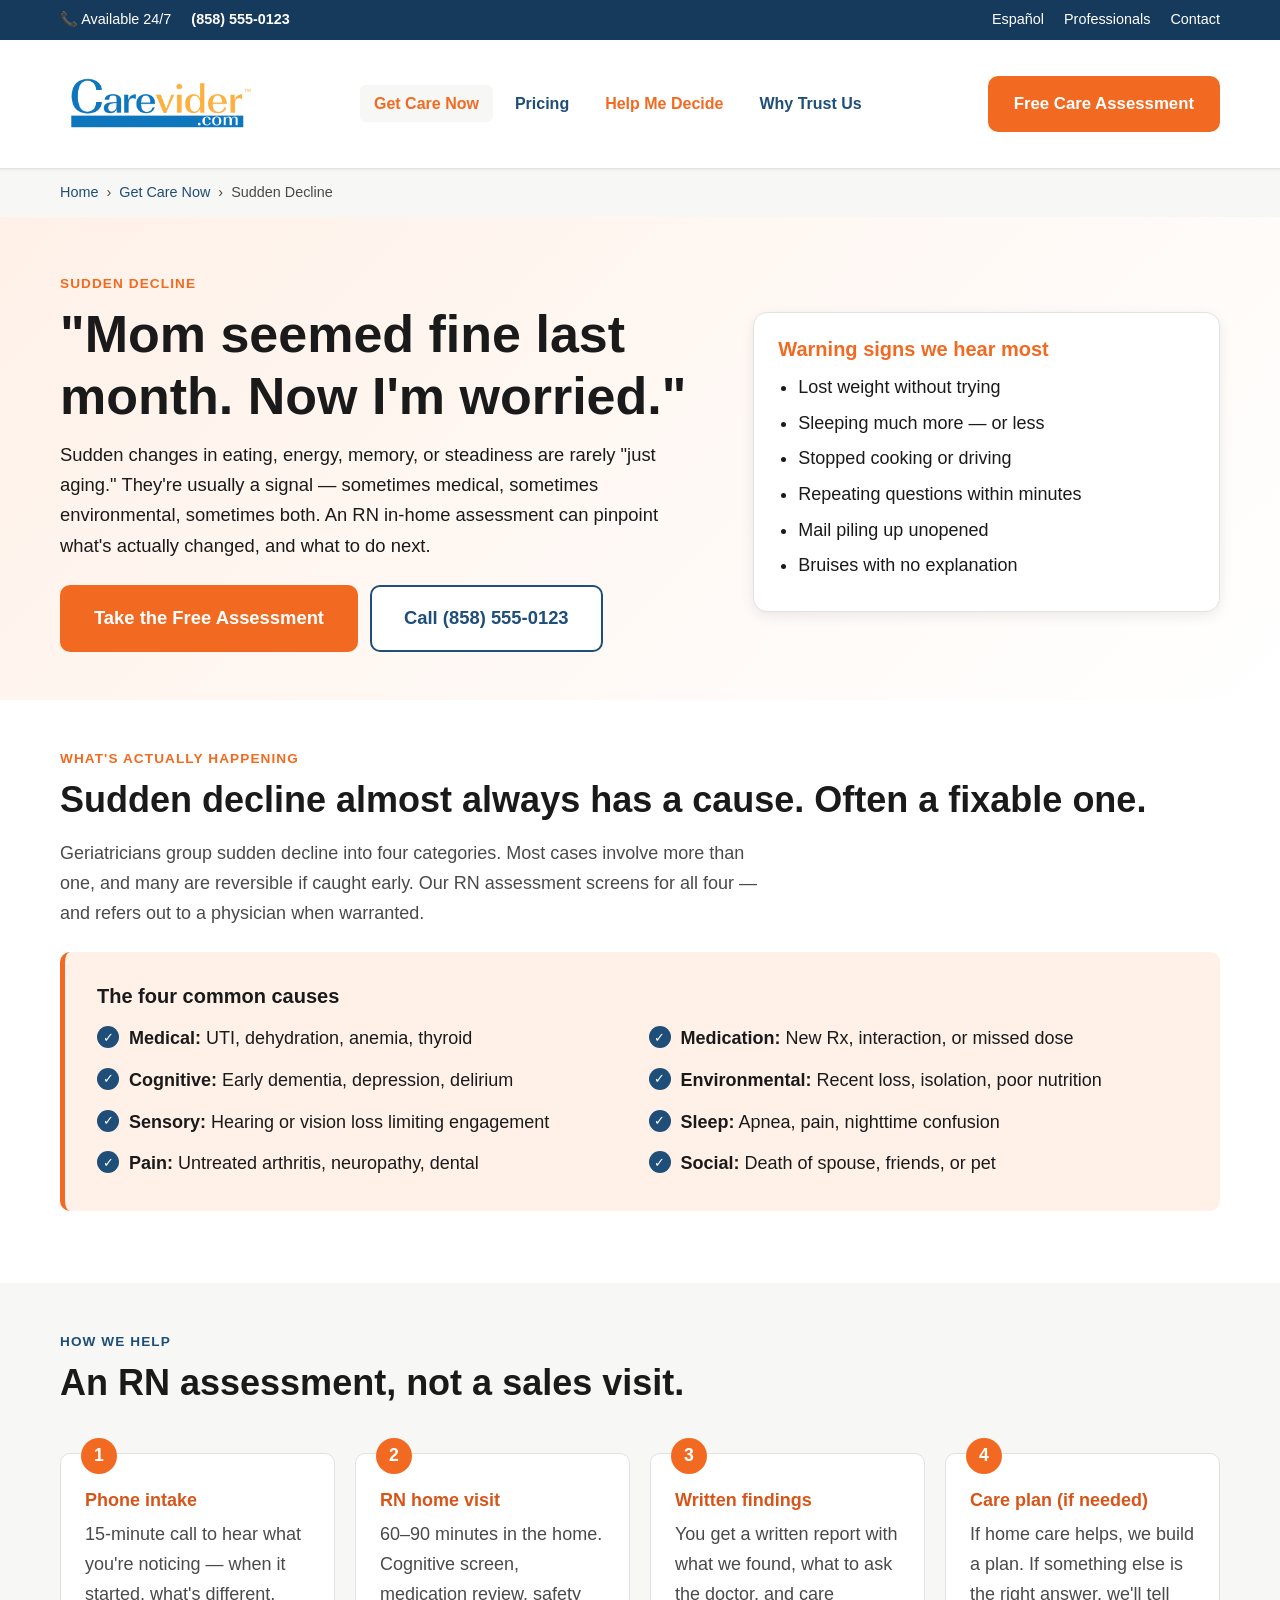
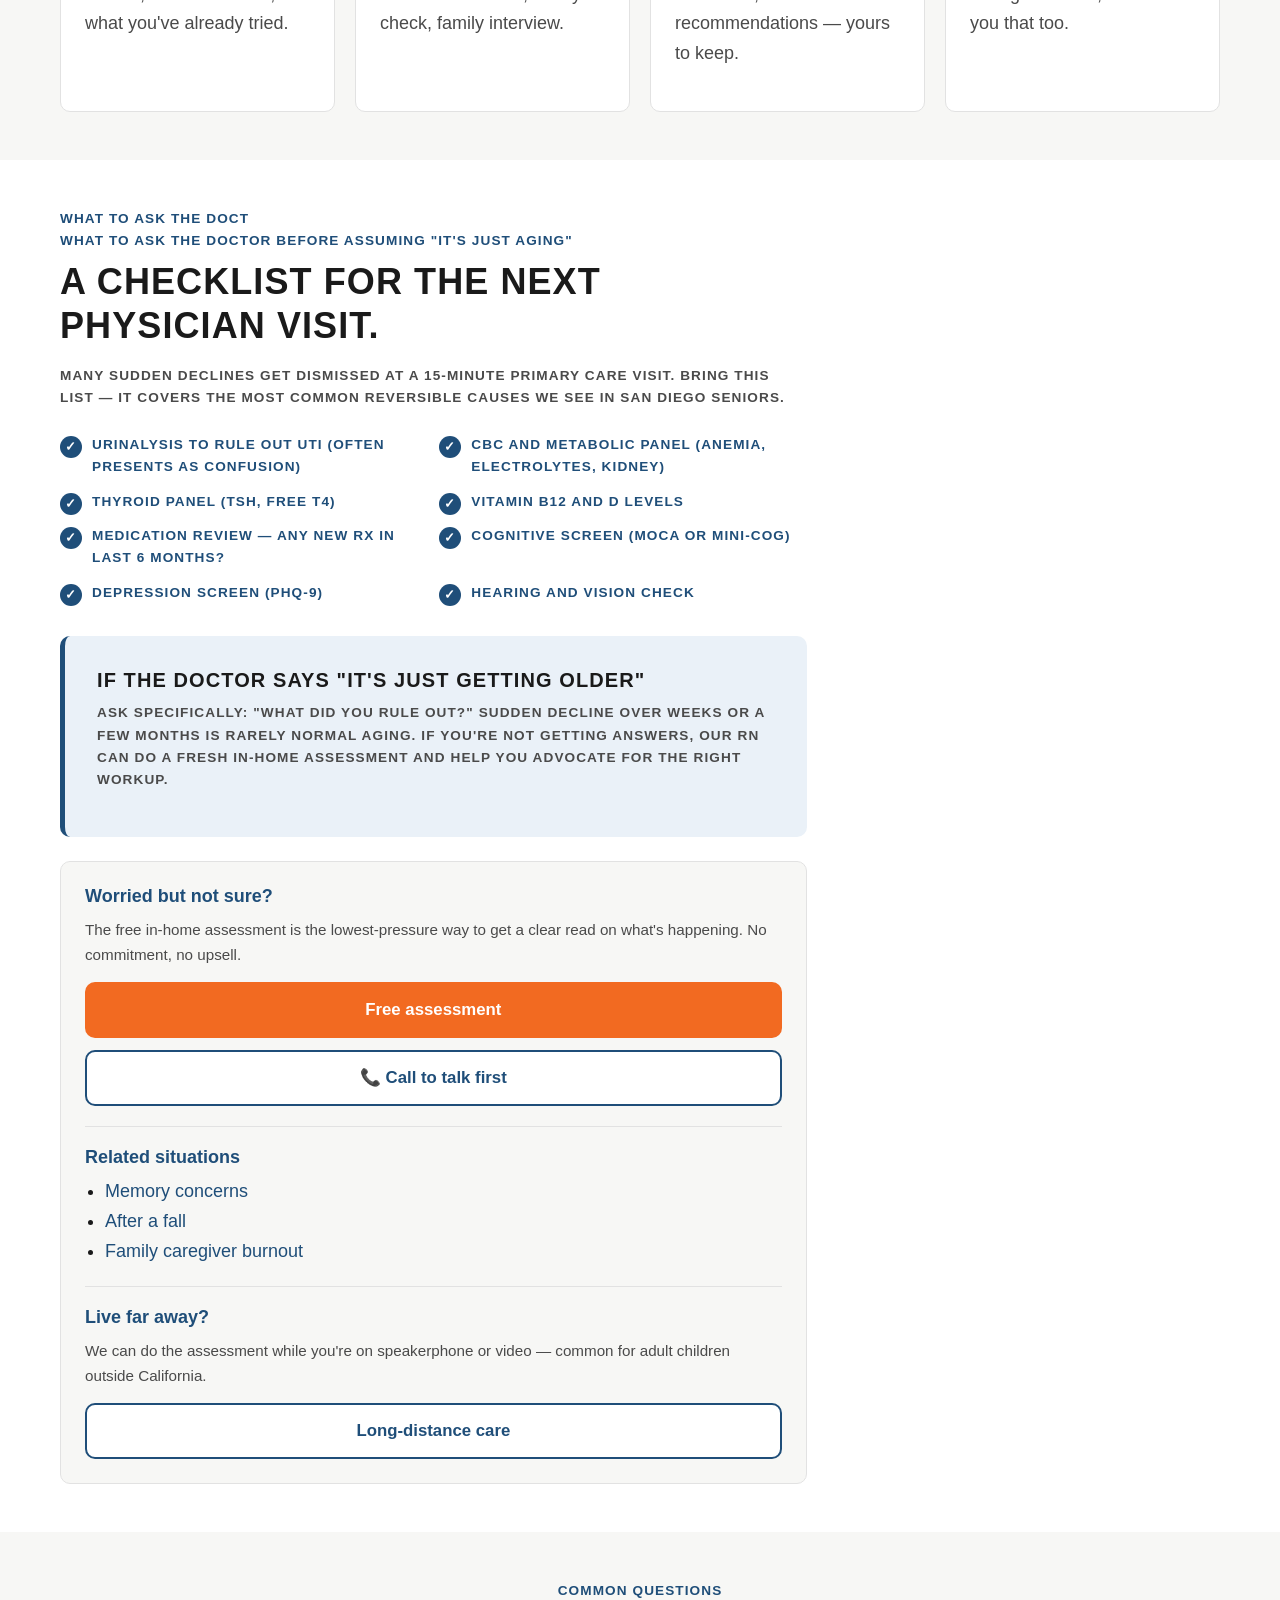
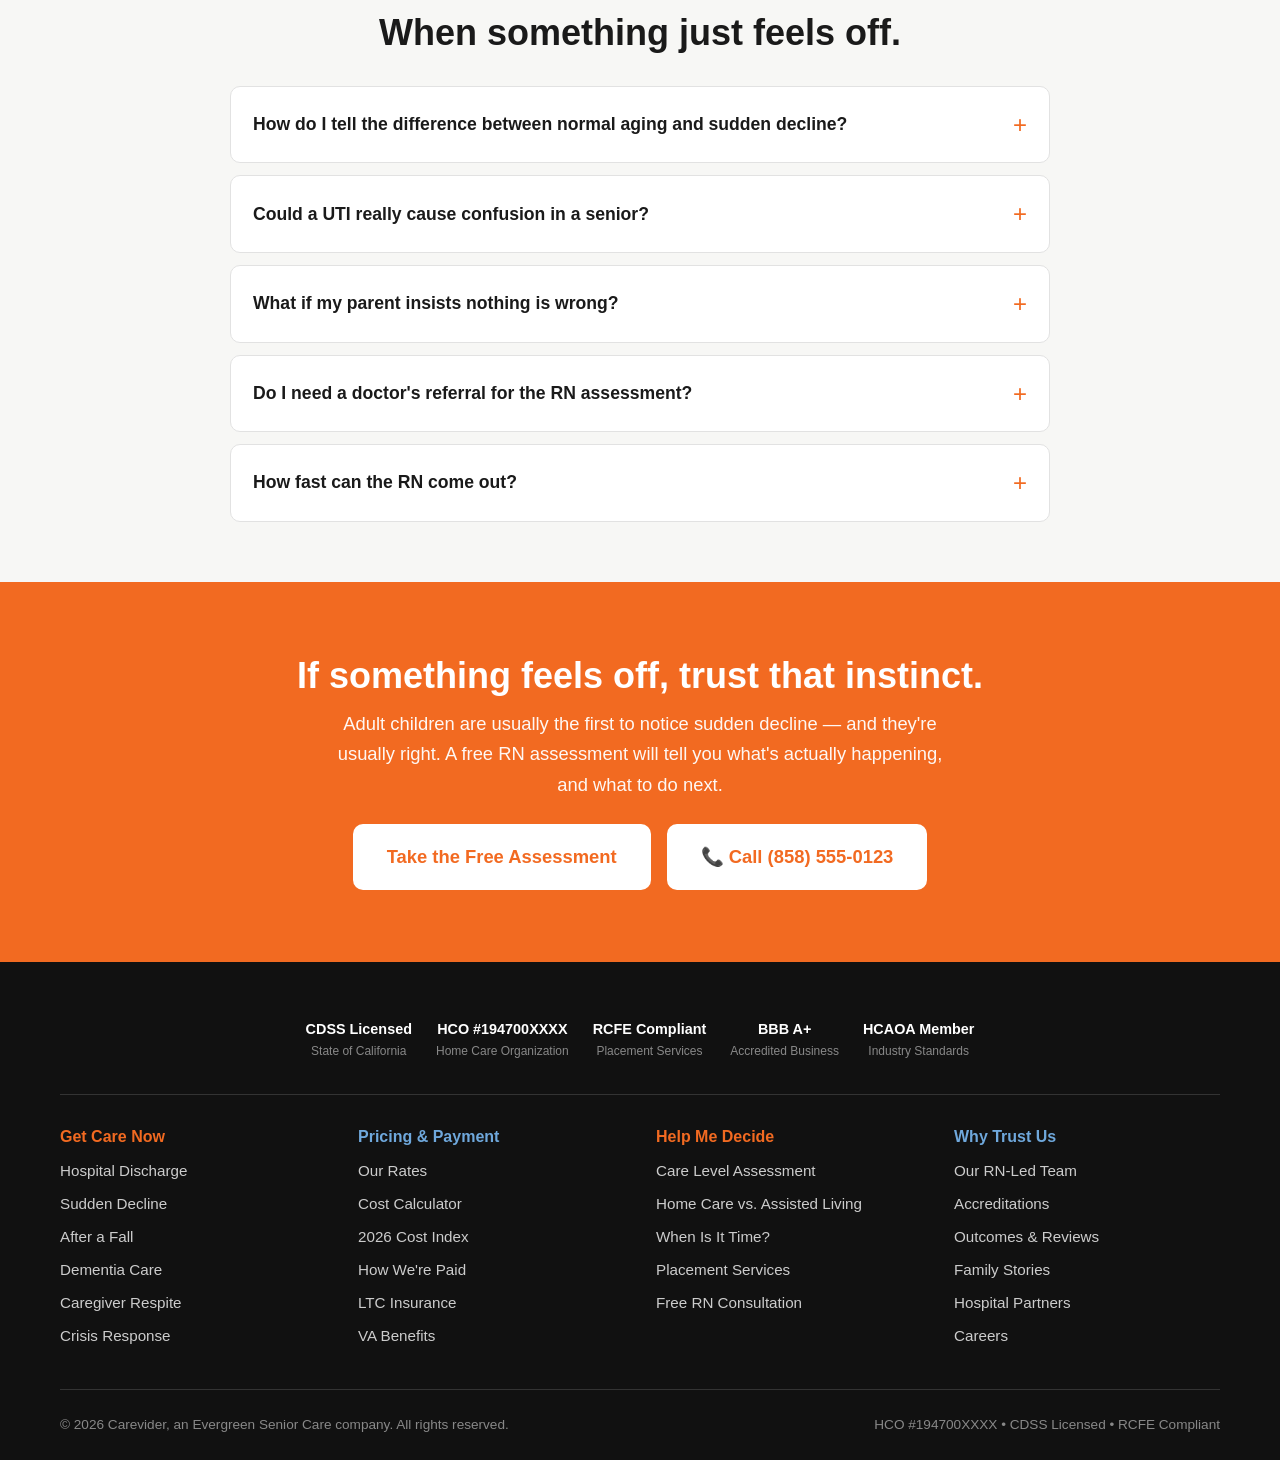
<file: src/care-now/sudden-decline.html>
<!DOCTYPE html>
<html lang="en">
<head>
<meta charset="UTF-8" />
<meta name="viewport" content="width=device-width, initial-scale=1.0" />
<meta name="description" content="Noticing sudden changes in an aging parent — eating less, more confused, weaker? An RN in-home assessment can pinpoint what's changed. San Diego senior home care." />
<title>Sudden Decline in an Aging Parent | San Diego | Carevider</title>
<link rel="stylesheet" href="../styles/styles.css" />
</head>
<body>

<div class="utility-bar">
  <div class="container">
    <div class="utility-left">
      <span class="hide-sm">📞 Available 24/7</span>
      <a href="tel:+18585550123" class="phone">(858) 555-0123</a>
    </div>
    <div class="utility-right">
      <a href="/es/care-now/sudden-decline.html">Español</a>
      <a href="/professional/">Professionals</a>
      <a href="/#contact">Contact</a>
    </div>
  </div>
</div>

<nav class="nav" aria-label="Primary">
  <div class="nav-inner">
    <a href="../index.html" class="logo"><span class="logo-mark"></span></a>
    <ul class="nav-links">
      <li><a href="./index.html" class="pillar-orange active">Get Care Now</a></li>
      <li><a href="../pricing/" class="pillar-blue">Pricing</a></li>
      <li><a href="../decide/" class="pillar-orange">Help Me Decide</a></li>
      <li><a href="../trust/" class="pillar-blue">Why Trust Us</a></li>
    </ul>
    <a href="../decide/assessment.html" class="btn btn-orange nav-cta">Free Care Assessment</a>
    <button class="menu-toggle" onclick="document.querySelector('.nav-links').classList.toggle('open')">☰</button>
  </div>
</nav>

<nav class="breadcrumbs" aria-label="Breadcrumb">
  <div class="container">
    <ol>
      <li><a href="../index.html">Home</a></li>
      <li><a href="./index.html">Get Care Now</a></li>
      <li aria-current="page">Sudden Decline</li>
    </ol>
  </div>
</nav>

<header class="page-hero">
  <div class="container">
    <div>
      <div class="eyebrow orange">Sudden Decline</div>
      <h1>"Mom seemed fine last month. Now I'm worried."</h1>
      <p class="lead">Sudden changes in eating, energy, memory, or steadiness are rarely "just aging." They're usually a signal — sometimes medical, sometimes environmental, sometimes both. An RN in-home assessment can pinpoint what's actually changed, and what to do next.</p>
      <div class="hero-cta">
        <a href="../decide/assessment.html" class="btn btn-orange btn-lg">Take the Free Assessment</a>
        <a href="tel:+18585550123" class="btn btn-outline-blue btn-lg">Call (858) 555-0123</a>
      </div>
    </div>
    <aside class="page-hero-card">
      <h3>Warning signs we hear most</h3>
      <ul>
        <li>Lost weight without trying</li>
        <li>Sleeping much more — or less</li>
        <li>Stopped cooking or driving</li>
        <li>Repeating questions within minutes</li>
        <li>Mail piling up unopened</li>
        <li>Bruises with no explanation</li>
      </ul>
    </aside>
  </div>
</header>

<section>
  <div class="container">
    <div class="eyebrow orange">What's actually happening</div>
    <h2>Sudden decline almost always has a cause. Often a fixable one.</h2>
    <p style="max-width:720px;">Geriatricians group sudden decline into four categories. Most cases involve more than one, and many are reversible if caught early. Our RN assessment screens for all four — and refers out to a physician when warranted.</p>

    <div class="callout orange">
      <h3>The four common causes</h3>
      <ul class="checklist" style="margin-top:16px;">
        <li><strong>Medical:</strong> UTI, dehydration, anemia, thyroid</li>
        <li><strong>Medication:</strong> New Rx, interaction, or missed dose</li>
        <li><strong>Cognitive:</strong> Early dementia, depression, delirium</li>
        <li><strong>Environmental:</strong> Recent loss, isolation, poor nutrition</li>
        <li><strong>Sensory:</strong> Hearing or vision loss limiting engagement</li>
        <li><strong>Sleep:</strong> Apnea, pain, nighttime confusion</li>
        <li><strong>Pain:</strong> Untreated arthritis, neuropathy, dental</li>
        <li><strong>Social:</strong> Death of spouse, friends, or pet</li>
      </ul>
    </div>
  </div>
</section>

<section style="background:var(--bg-alt);">
  <div class="container">
    <div class="eyebrow">How we help</div>
    <h2>An RN assessment, not a sales visit.</h2>
    <div class="steps" style="margin-top:48px;">
      <div class="step">
        <h4>Phone intake</h4>
        <p>15-minute call to hear what you're noticing — when it started, what's different, what you've already tried.</p>
      </div>
      <div class="step">
        <h4>RN home visit</h4>
        <p>60–90 minutes in the home. Cognitive screen, medication review, safety check, family interview.</p>
      </div>
      <div class="step">
        <h4>Written findings</h4>
        <p>You get a written report with what we found, what to ask the doctor, and care recommendations — yours to keep.</p>
      </div>
      <div class="step">
        <h4>Care plan (if needed)</h4>
        <p>If home care helps, we build a plan. If something else is the right answer, we'll tell you that too.</p>
      </div>
    </div>
  </div>
</section>

<section>
  <div class="container">
    <div class="two-col">
      <div>
        <div class="eyebrow">What to ask the doct
        <div class="eyebrow">What to ask the doctor before assuming "it's just aging"</div>
        <h2>A checklist for the next physician visit.</h2>
        <p>Many sudden declines get dismissed at a 15-minute primary care visit. Bring this list — it covers the most common reversible causes we see in San Diego seniors.</p>

        <ul class="checklist" style="margin-top:24px;">
          <li>Urinalysis to rule out UTI (often presents as confusion)</li>
          <li>CBC and metabolic panel (anemia, electrolytes, kidney)</li>
          <li>Thyroid panel (TSH, free T4)</li>
          <li>Vitamin B12 and D levels</li>
          <li>Medication review — any new Rx in last 6 months?</li>
          <li>Cognitive screen (MoCA or Mini-Cog)</li>
          <li>Depression screen (PHQ-9)</li>
          <li>Hearing and vision check</li>
        </ul>

        <div class="callout blue" style="margin-top:32px;">
          <h3>If the doctor says "it's just getting older"</h3>
          <p>Ask specifically: "What did you rule out?" Sudden decline over weeks or a few months is rarely normal aging. If you're not getting answers, our RN can do a fresh in-home assessment and help you advocate for the right workup.</p>
        </div>
      </div>

      <aside class="sidebar-card">
        <h4>Worried but not sure?</h4>
        <p style="font-size:.95rem;">The free in-home assessment is the lowest-pressure way to get a clear read on what's happening. No commitment, no upsell.</p>
        <a href="../decide/assessment.html" class="btn btn-orange" style="width:100%; margin-bottom:12px;">Free assessment</a>
        <a href="tel:+18585550123" class="btn btn-outline-blue" style="width:100%;">📞 Call to talk first</a>

        <hr style="border:0; border-top:1px solid var(--line); margin:20px 0;">

        <h4>Related situations</h4>
        <ul>
          <li><a href="dementia-memory.html">Memory concerns</a></li>
          <li><a href="after-a-fall.html">After a fall</a></li>
          <li><a href="caregiver-burnout.html">Family caregiver burnout</a></li>
        </ul>

        <hr style="border:0; border-top:1px solid var(--line); margin:20px 0;">

        <h4>Live far away?</h4>
        <p style="font-size:.95rem;">We can do the assessment while you're on speakerphone or video — common for adult children outside California.</p>
        <a href="../decide/rn-consultation.html" class="btn btn-outline-blue" style="width:100%;">Long-distance care</a>
      </aside>
    </div>
  </div>
</section>

<section style="background:var(--bg-alt);">
  <div class="container">
    <div class="eyebrow" style="text-align:center;">Common questions</div>
    <h2 style="text-align:center;">When something just feels off.</h2>
    <div class="faq-list" style="margin-top:32px;">
      <details>
        <summary>How do I tell the difference between normal aging and sudden decline?</summary>
        <div class="answer">Normal aging is gradual — small changes over years. Sudden decline is measurable over weeks or a few months: noticeably less appetite, new confusion, withdrawal from familiar activities, unexplained weight loss, or a fall they don't remember. If you can point to a specific time window when things shifted, that's a signal worth investigating — not waiting on.</div>
      </details>
      <details>
        <summary>Could a UTI really cause confusion in a senior?</summary>
        <div class="answer">Yes — and it's one of the most missed diagnoses in geriatrics. In older adults, urinary tract infections often present as sudden confusion, agitation, or "personality change" before any of the classic urinary symptoms appear. A simple urinalysis can rule it out in a day. We routinely flag this for the physician when we see new-onset confusion during an RN assessment.</div>
      </details>
      <details>
        <summary>What if my parent insists nothing is wrong?</summary>
        <div class="answer">Very common. We frame the RN visit as a "wellness check" or "second opinion" rather than an evaluation. Most seniors agree once it's positioned as helpful information rather than judgment. If they refuse outright, we coach the family on how to reframe the conversation — and we can also do a "side door" visit by accompanying you on a routine errand or meal.</div>
      </details>
      <details>
        <summary>Do I need a doctor's referral for the RN assessment?</summary>
        <div class="answer">No. Our RN in-home assessment is a private-pay clinical evaluation, not a Medicare service, so no referral is required. The assessment is free and comes with a written report you can share with the primary care doctor, a geriatrician, or family members involved in the decision.</div>
      </details>
      <details>
        <summary>How fast can the RN come out?</summary>
        <div class="answer">Most San Diego County RN assessments are scheduled within 2–4 business days. For urgent situations — recent fall, acute confusion, safety concerns — we typically schedule within 24 hours. Call our 24/7 line if it feels urgent; the on-call RN can also do a phone triage to help you decide whether to head to the ER first.</div>
      </details>
    </div>
  </div>
</section>

<section class="final-cta">
  <h2>If something feels off, trust that instinct.</h2>
  <p>Adult children are usually the first to notice sudden decline — and they're usually right. A free RN assessment will tell you what's actually happening, and what to do next.</p>
  <div class="cta-row">
    <a href="../decide/assessment.html" class="btn btn-lg">Take the Free Assessment</a>
    <a href="tel:+18585550123" class="btn btn-lg btn-outline-white">📞 Call (858) 555-0123</a>
  </div>
</section>

<footer id="contact">
  <div class="container">
    <div class="footer-credentials">
      <div class="cred">CDSS Licensed<small>State of California</small></div>
      <div class="cred">HCO #194700XXXX<small>Home Care Organization</small></div>
      <div class="cred">RCFE Compliant<small>Placement Services</small></div>
      <div class="cred">BBB A+<small>Accredited Business</small></div>
      <div class="cred">HCAOA Member<small>Industry Standards</small></div>
    </div>
    <div class="footer-grid">
      <div class="footer-col orange">
        <h4>Get Care Now</h4>
        <ul>
          <li><a href="hospital-discharge.html">Hospital Discharge</a></li>
          <li><a href="sudden-decline.html">Sudden Decline</a></li>
          <li><a href="after-a-fall.html">After a Fall</a></li>
          <li><a href="dementia-memory.html">Dementia Care</a></li>
          <li><a href="caregiver-burnout.html">Caregiver Respite</a></li>
          <li><a href="crisis-urgent.html">Crisis Response</a></li>
        </ul>
      </div>
      <div class="footer-col blue">
        <h4>Pricing & Payment</h4>
        <ul>
          <li><a href="../pricing/rates.html">Our Rates</a></li>
          <li><a href="../pricing/calculator.html">Cost Calculator</a></li>
          <li><a href="../pricing/cost-index.html">2026 Cost Index</a></li>
          <li><a href="../pricing/how-were-paid.html">How We're Paid</a></li>
          <li><a href="../pricing/ltc-insurance.html">LTC Insurance</a></li>
          <li><a href="../pricing/va-benefits.html">VA Benefits</a></li>
        </ul>
      </div>
      <div class="footer-col orange">
        <h4>Help Me Decide</h4>
        <ul>
          <li><a href="../decide/assessment.html">Care Level Assessment</a></li>
          <li><a href="../decide/home-vs-assisted.html">Home Care vs. Assisted Living</a></li>
          <li><a href="../decide/when-is-it-time.html">When Is It Time?</a></li>
          <li><a href="../decide/placement.html">Placement Services</a></li>
          <li><a href="../decide/rn-consultation.html">Free RN Consultation</a></li>
        </ul>
      </div>
      <div class="footer-col blue">
        <h4>Why Trust Us</h4>
        <ul>
          <li><a href="../trust/team.html">Our RN-Led Team</a></li>
          <li><a href="../trust/accreditations.html">Accreditations</a></li>
          <li><a href="../trust/outcomes.html">Outcomes & Reviews</a></li>
          <li><a href="../trust/stories.html">Family Stories</a></li>
          <li><a href="../trust/hospital-partners.html">Hospital Partners</a></li>
          <li><a href="../trust/careers.html">Careers</a></li>
        </ul>
      </div>
    </div>
    <div class="footer-bottom">
      <div>© 2026 Carevider, an Evergreen Senior Care company. All rights reserved.</div>
      <div>HCO #194700XXXX • CDSS Licensed • RCFE Compliant</div>
    </div>
  </div>
</footer>

<div class="mobile-sticky">
  <div class="row">
    <a href="tel:+18585550123" class="btn btn-blue">📞 Call</a>
    <a href="../decide/assessment.html" class="btn btn-orange">Free Assessment</a>
  </div>
</div>

<script>
  document.addEventListener('click', function (e) {
    if (e.target.matches('.nav-links a')) document.querySelector('.nav-links').classList.remove('open');
  });
</script>
</body>
</html>
</file>
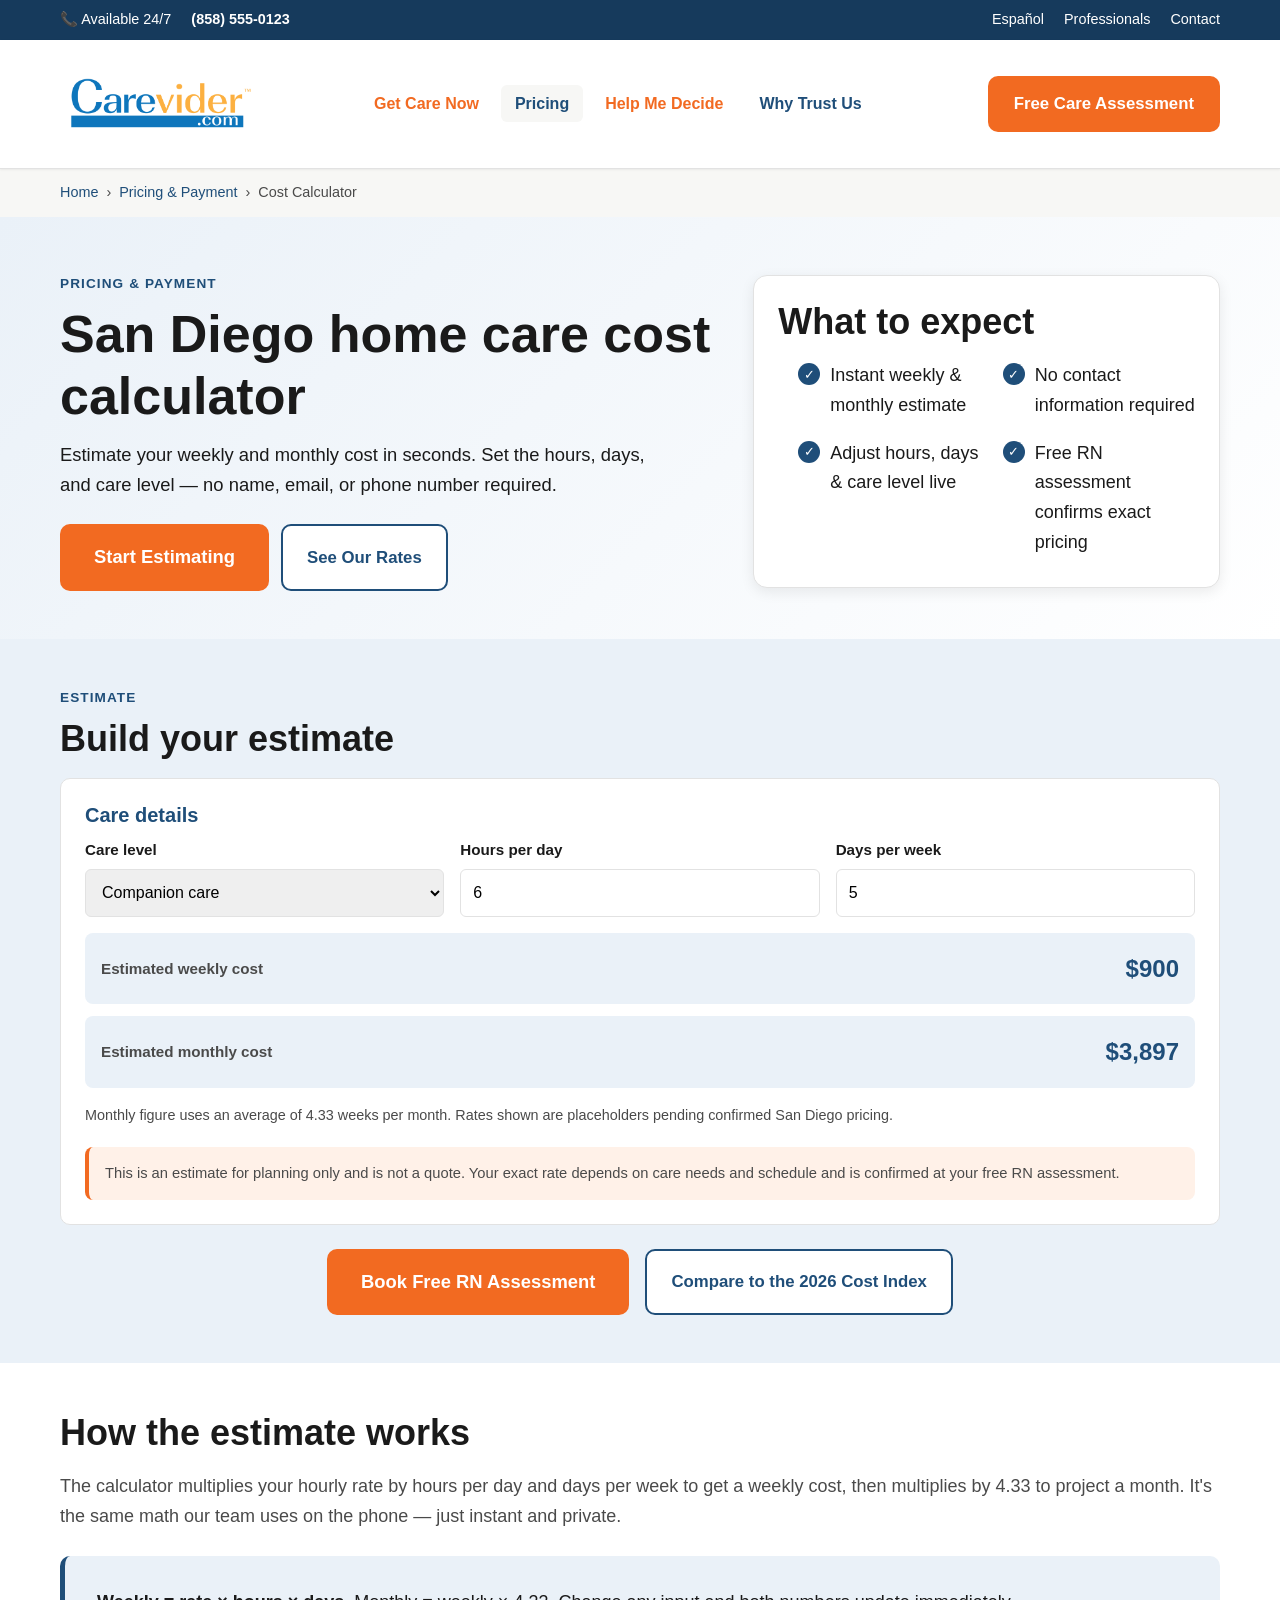
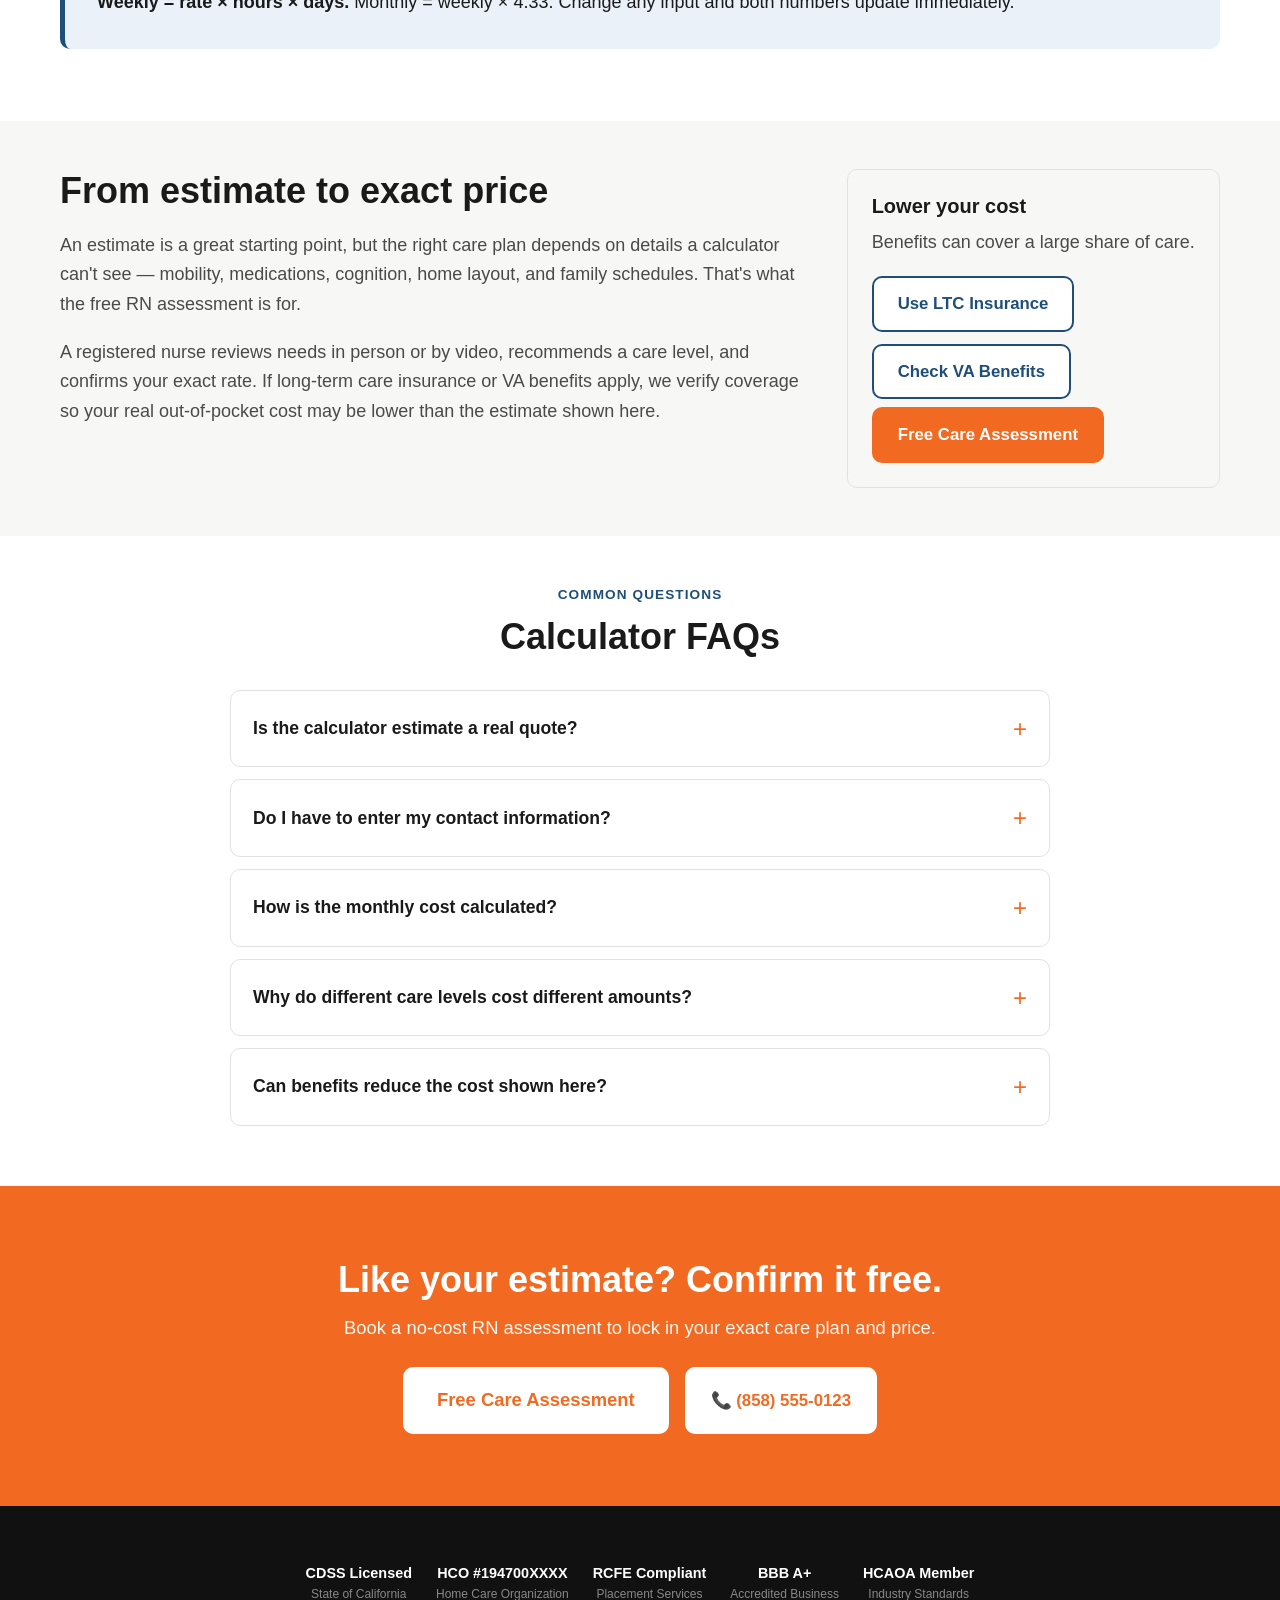
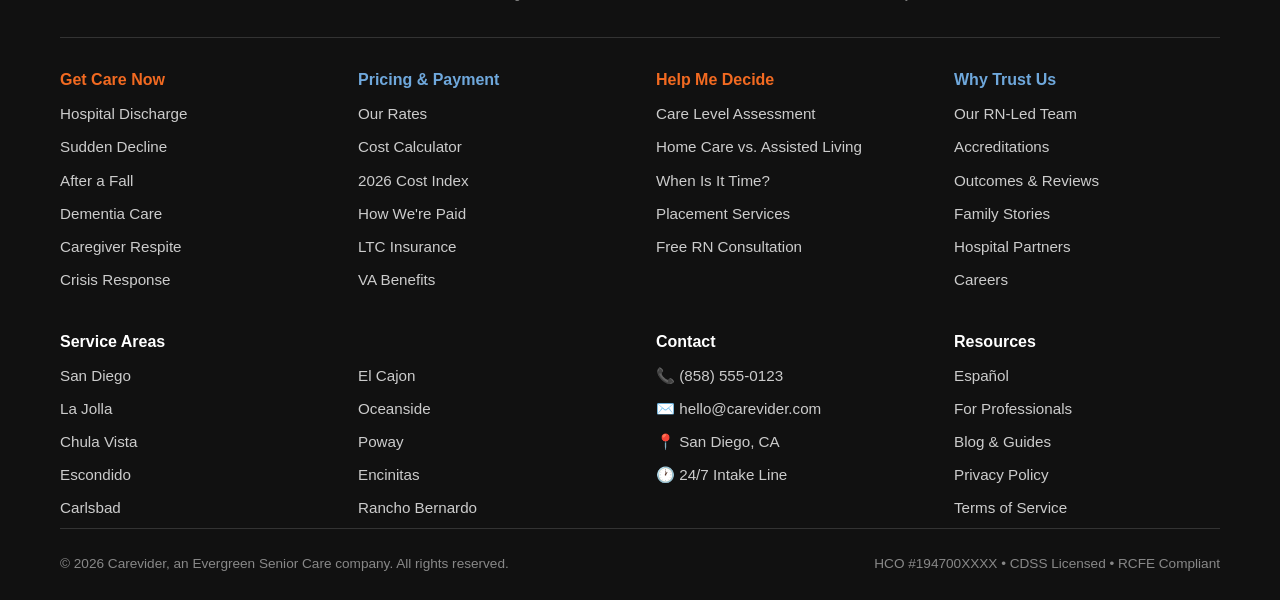
<file: src/pricing/calculator.html>
<!DOCTYPE html>
<html lang="en">
<head>
  <meta charset="UTF-8" />
  <meta name="viewport" content="width=device-width, initial-scale=1" />
  <title>Senior Home Care Cost Calculator | San Diego Estimate | Carevider</title>
  <meta name="description" content="Free San Diego senior home care cost calculator. Enter hours, days, and care level for an instant weekly and monthly estimate — no contact information required." />
  <link rel="canonical" href="https://www.carevider.com/pricing/calculator.html" />
  <link rel="stylesheet" href="../styles/styles.css" />
  <style>
    /* Page-specific (calculator): result emphasis + helper text. Mobile-first. */
    .calc-result .est-label { font-weight: 600; color: var(--ink-soft); font-size: .95rem; }
    .calc-result + .calc-result { margin-top: 12px; }
    .calc-help { font-size: .9rem; color: var(--ink-soft); margin-top: 16px; }
    .calc-disclaimer {
      background: var(--orange-soft); border-left: 4px solid var(--orange);
      border-radius: 8px; padding: 14px 16px; margin-top: 20px;
      font-size: .92rem; color: var(--ink-soft);
    }
  </style>

  <!-- JSON-LD: Organization + MedicalBusiness + WebApplication + BreadcrumbList -->
  <script type="application/ld+json">
  {
    "@context": "https://schema.org",
    "@graph": [
      {
        "@type": "Organization",
        "@id": "https://www.carevider.com/#organization",
        "name": "Carevider",
        "legalName": "Evergreen Senior Care",
        "url": "https://www.carevider.com/",
        "telephone": "+1-858-555-0123",
        "areaServed": { "@type": "AdministrativeArea", "name": "San Diego County, California" },
        "address": {
          "@type": "PostalAddress",
          "addressLocality": "San Diego",
          "addressRegion": "CA",
          "addressCountry": "US"
        }
      },
      {
        "@type": "MedicalBusiness",
        "@id": "https://www.carevider.com/#medicalbusiness",
        "name": "Carevider",
        "url": "https://www.carevider.com/",
        "telephone": "+1-858-555-0123",
        "parentOrganization": { "@id": "https://www.carevider.com/#organization" },
        "areaServed": { "@type": "AdministrativeArea", "name": "San Diego County, California" }
      },
      {
        "@type": "WebApplication",
        "@id": "https://www.carevider.com/pricing/calculator.html#webapp",
        "name": "Senior Home Care Cost Calculator",
        "url": "https://www.carevider.com/pricing/calculator.html",
        "applicationCategory": "FinanceApplication",
        "operatingSystem": "All",
        "browserRequirements": "Requires JavaScript",
        "description": "Instant weekly and monthly cost estimate for San Diego senior home care based on hours per day, days per week, and care level.",
        "isPartOf": { "@id": "https://www.carevider.com/#organization" },
        "offers": {
          "@type": "Offer",
          "price": "0",
          "priceCurrency": "USD"
        }
      },
      {
        "@type": "BreadcrumbList",
        "@id": "https://www.carevider.com/pricing/calculator.html#breadcrumb",
        "itemListElement": [
          { "@type": "ListItem", "position": 1, "name": "Home", "item": "https://www.carevider.com/" },
          { "@type": "ListItem", "position": 2, "name": "Pricing & Payment", "item": "https://www.carevider.com/pricing/" },
          { "@type": "ListItem", "position": 3, "name": "Cost Calculator", "item": "https://www.carevider.com/pricing/calculator.html" }
        ]
      }
    ]
  }
  </script>
</head>
<body>

  <!-- 1. UTILITY BAR -->
  <div class="utility-bar">
    <div class="container">
      <div class="utility-left">
        <span class="hide-sm">📞 Available 24/7</span>
        <a href="tel:+18585550123" class="phone">(858) 555-0123</a>
      </div>
      <div class="utility-right">
        <a href="/es/">Español</a>
        <a href="/professional/">Professionals</a>
        <a href="#contact">Contact</a>
      </div>
    </div>
  </div>

  <!-- 2. STICKY NAV -->
  <nav class="nav" aria-label="Primary">
    <div class="nav-inner">
      <a href="../index.html" class="logo" aria-label="Carevider home">
        <span class="logo-mark" aria-hidden="true"></span>
      </a>
      <ul class="nav-links" id="primary-nav">
        <li><a href="../care-now/" class="pillar-orange">Get Care Now</a></li>
        <li><a href="../pricing/" class="pillar-blue active">Pricing</a></li>
        <li><a href="../decide/" class="pillar-orange">Help Me Decide</a></li>
        <li><a href="../trust/" class="pillar-blue">Why Trust Us</a></li>
      </ul>
      <a href="../decide/assessment.html" class="btn btn-orange nav-cta">Free Care Assessment</a>
      <button class="menu-toggle" aria-label="Toggle menu" aria-expanded="false" aria-controls="primary-nav">☰</button>
    </div>
  </nav>

  <!-- 3. BREADCRUMBS -->
  <nav class="breadcrumbs" aria-label="Breadcrumb">
    <div class="container">
      <ol>
        <li><a href="../index.html">Home</a></li>
        <li><a href="../pricing/">Pricing &amp; Payment</a></li>
        <li aria-current="page">Cost Calculator</li>
      </ol>
    </div>
  </nav>

  <!-- 4. PAGE HERO (blue) -->
  <header class="page-hero blue">
    <div class="container">
      <div>
        <p class="eyebrow">Pricing &amp; Payment</p>
        <h1>San Diego home care cost calculator</h1>
        <p class="lead">Estimate your weekly and monthly cost in seconds. Set the hours, days, and care level — no name, email, or phone number required.</p>
        <div class="hero-cta">
          <a href="#calculator" class="btn btn-orange btn-lg">Start Estimating</a>
          <a href="rates.html" class="btn btn-outline-blue">See Our Rates</a>
        </div>
      </div>
      <aside class="page-hero-card blue">
        <h2>What to expect</h2>
        <ul class="checklist">
          <li>Instant weekly &amp; monthly estimate</li>
          <li>No contact information required</li>
          <li>Adjust hours, days &amp; care level live</li>
          <li>Free RN assessment confirms exact pricing</li>
        </ul>
      </aside>
    </div>
  </header>

  <!-- 5. CALCULATOR WIDGET -->
  <section id="calculator" class="pricing-wrap">
    <div class="container">
      <p class="eyebrow">Estimate</p>
      <h2>Build your estimate</h2>
      <div class="calc-card">
        <h3>Care details</h3>
        <div class="calc-row">
          <label for="calc-care-level">
            <span>Care level</span>
            <select id="calc-care-level">
              <option value="companion">Companion care</option>
              <option value="personal">Personal care</option>
              <option value="specialized">Specialized / dementia care</option>      
            </select>
          </label>
          <label for="calc-hours">
            <span>Hours per day</span>
            <input id="calc-hours" type="number" inputmode="numeric" min="1" max="24" step="1" value="6" />
          </label>
          <label for="calc-days">
            <span>Days per week</span>
            <input id="calc-days" type="number" inputmode="numeric" min="1" max="7" step="1" value="5" />
          </label>
        </div>

        <div class="calc-result" aria-live="polite">
          <span class="est-label">Estimated weekly cost</span>
          <span class="est" id="calc-weekly">$0</span>
        </div>
        <div class="calc-result" aria-live="polite">
          <span class="est-label">Estimated monthly cost</span>
          <span class="est" id="calc-monthly">$0</span>
        </div>

        <p class="calc-help">Monthly figure uses an average of 4.33 weeks per month. Rates shown are placeholders pending confirmed San Diego pricing.</p>

        <div class="calc-disclaimer">
          This is an estimate for planning only and is not a quote. Your exact rate depends on care needs and schedule and is confirmed at your free RN assessment.
        </div>
      </div>

      <div class="pricing-ctas">
        <a href="../decide/assessment.html" class="btn btn-orange btn-lg">Book Free RN Assessment</a>
        <a href="cost-index.html" class="btn btn-outline-blue">Compare to the 2026 Cost Index</a>
      </div>
    </div>
  </section>

  <!-- 6. HOW IT WORKS -->
  <section>
    <div class="container">
      <h2>How the estimate works</h2>
      <p>The calculator multiplies your hourly rate by hours per day and days per week to get a weekly cost, then multiplies by 4.33 to project a month. It's the same math our team uses on the phone — just instant and private.</p>
      <div class="callout blue">
        <strong>Weekly = rate × hours × days.</strong> Monthly = weekly × 4.33. Change any input and both numbers update immediately.
      </div>
    </div>
  </section>

  <!-- 7. TWO-COLUMN -->
  <section style="background:var(--bg-alt);">
    <div class="container two-col">
      <div>
        <h2>From estimate to exact price</h2>
        <p>An estimate is a great starting point, but the right care plan depends on details a calculator can't see — mobility, medications, cognition, home layout, and family schedules. That's what the free RN assessment is for.</p>
        <p>A registered nurse reviews needs in person or by video, recommends a care level, and confirms your exact rate. If long-term care insurance or VA benefits apply, we verify coverage so your real out-of-pocket cost may be lower than the estimate shown here.</p>
      </div>
      <aside class="sidebar-card">
        <h3>Lower your cost</h3>
        <p>Benefits can cover a large share of care.</p>
        <a href="ltc-insurance.html" class="btn btn-outline-blue" style="margin-bottom: 12px;">Use LTC Insurance</a>
        <a href="va-benefits.html" class="btn btn-outline-blue">Check VA Benefits</a>
        <a href="../decide/assessment.html" class="btn btn-orange" style="margin-top:8px;">Free Care Assessment</a>
      </aside>
    </div>
  </section>

  <!-- 8. FAQ -->
  <section>
    <div class="container">
      <div class="eyebrow" style="text-align:center;">Common questions</div>
      <h2 style="text-align:center;">Calculator FAQs</h2>
      <div class="faq-list" style="margin-top:32px;">
        <details>
          <summary>Is the calculator estimate a real quote?</summary>
          <div class="answer">No. The calculator gives a planning estimate based on hours, days, and care level using standard rates. Your exact price depends on specific care needs and schedule, and is confirmed during a free RN assessment. Benefits like LTC insurance or VA Aid and Attendance may lower your actual out-of-pocket cost.</div>
        </details>
        <details>
          <summary>Do I have to enter my contact information?</summary>
          <div class="answer">No. The calculator runs entirely in your browser and requires no name, email, or phone number. You can explore as many scenarios as you like privately. When you're ready to talk to a nurse, you choose to reach out — there's no obligation and the assessment itself is always free.</div>
        </details>
        <details>
          <summary>How is the monthly cost calculated?</summary>
          <div class="answer">The calculator multiplies your hourly rate by hours per day and days per week to produce a weekly total, then multiplies that by 4.33 — the average number of weeks in a month. This gives a realistic monthly projection rather than a simple four-week figure, which would understate most months.</div>
        </details>
        <details>
          <summary>Why do different care levels cost different amounts?</summary>
          <div class="answer">Higher care levels require more training and skill. Companion care covers company, errands, and light help; personal care adds bathing, dressing, and mobility support; specialized care covers dementia and complex needs. Each level carries a different hourly rate, which is why selecting a level changes your estimate.</div>
        </details>
        <details>
          <summary>Can benefits reduce the cost shown here?</summary>
          <div class="answer">Yes. The estimate reflects private-pay rates before any benefits. Long-term care insurance often reimburses non-medical home care, and eligible veterans may receive VA Aid and Attendance. We verify coverage and handle paperwork, so your real cost can be meaningfully lower than the calculator's figure.</div>
        </details>
      </div>
    </div>
  </section>

  <!-- 9. FINAL CTA -->
  <section class="final-cta">
    <div class="container">
      <h2>Like your estimate? Confirm it free.</h2>
      <p>Book a no-cost RN assessment to lock in your exact care plan and price.</p>
      <div class="cta-row">
        <a href="../decide/assessment.html" class="btn btn-outline-white btn-lg">Free Care Assessment</a>
        <a href="tel:+18585550123" class="btn btn-outline-white">📞 (858) 555-0123</a>
      </div>
    </div>
  </section>

  <!-- FOOTER -->
  <footer id="contact">
    <div class="container">
      <div class="footer-credentials">
        <div class="cred">CDSS Licensed<small>State of California</small></div>
        <div class="cred">HCO #194700XXXX<small>Home Care Organization</small></div>
        <div class="cred">RCFE Compliant<small>Placement Services</small></div>
        <div class="cred">BBB A+<small>Accredited Business</small></div>
        <div class="cred">HCAOA Member<small>Industry Standards</small></div>
      </div>

      <div class="footer-grid">
        <div class="footer-col orange">
          <h4>Get Care Now</h4>
          <ul>
            <li><a href="../care-now/hospital-discharge.html">Hospital Discharge</a></li>
            <li><a href="../care-now/sudden-decline.html">Sudden Decline</a></li>
            <li><a href="../care-now/after-a-fall.html">After a Fall</a></li>
            <li><a href="../care-now/dementia-memory.html">Dementia Care</a></li>
            <li><a href="../care-now/caregiver-burnout.html">Caregiver Respite</a></li>
            <li><a href="../care-now/crisis-urgent.html">Crisis Response</a></li>
          </ul>
        </div>
        <div class="footer-col blue">
          <h4>Pricing &amp; Payment</h4>
          <ul>
            <li><a href="../pricing/">Our Rates</a></li>
            <li><a href="../pricing/calculator.html">Cost Calculator</a></li>
            <li><a href="../pricing/cost-index.html">2026 Cost Index</a></li>
            <li><a href="../pricing/how-were-paid.html">How We're Paid</a></li>
            <li><a href="../pricing/ltc-insurance.html">LTC Insurance</a></li>
            <li><a href="../pricing/va-benefits.html">VA Benefits</a></li>
          </ul>
        </div>
        <div class="footer-col orange">
          <h4>Help Me Decide</h4>
          <ul>
            <li><a href="../decide/assessment.html">Care Level Assessment</a></li>
            <li><a href="../decide/home-vs-assisted.html">Home Care vs. Assisted Living</a></li>
            <li><a href="../decide/when-is-it-time.html">When Is It Time?</a></li>
            <li><a href="../decide/placement.html">Placement Services</a></li>
            <li><a href="../decide/rn-consultation.html">Free RN Consultation</a></li>
          </ul>
        </div>
        <div class="footer-col blue">
          <h4>Why Trust Us</h4>
          <ul>
            <li><a href="../trust/team.html">Our RN-Led Team</a></li>
            <li><a href="../trust/accreditations.html">Accreditations</a></li>
            <li><a href="../trust/outcomes.html">Outcomes &amp; Reviews</a></li>
            <li><a href="../trust/stories.html">Family Stories</a></li>
            <li><a href="../trust/hospital-partners.html">Hospital Partners</a></li>
            <li><a href="../trust/careers.html">Careers</a></li>
          </ul>
        </div>
      </div>

      <div class="footer-grid" style="margin-bottom:0;">
        <div class="footer-col">
          <h4>Service Areas</h4>
          <ul>
            <li><a href="../areas/san-diego.html">San Diego</a></li>
            <li><a href="../areas/la-jolla.html">La Jolla</a></li>
            <li><a href="../areas/chula-vista.html">Chula Vista</a></li>
            <li><a href="../areas/escondido.html">Escondido</a></li>
            <li><a href="../areas/carlsbad.html">Carlsbad</a></li>
          </ul>
        </div>
        <div class="footer-col">
          <h4>&nbsp;</h4>
          <ul>
            <li><a href="../areas/el-cajon.html">El Cajon</a></li>
            <li><a href="../areas/oceanside.html">Oceanside</a></li>
            <li><a href="../areas/poway.html">Poway</a></li>
            <li><a href="../areas/encinitas.html">Encinitas</a></li>
            <li><a href="../areas/rancho-bernardo.html">Rancho Bernardo</a></li>
          </ul>
        </div>
        <div class="footer-col">
          <h4>Contact</h4>
          <ul>
            <li>📞 <a href="tel:+18585550123">(858) 555-0123</a></li>
            <li>✉️ <a href="mailto:hello@carevider.com">hello@carevider.com</a></li>
            <li>📍 San Diego, CA</li>
            <li>🕐 24/7 Intake Line</li>
          </ul>
        </div>
        <div class="footer-col">
          <h4>Resources</h4>
          <ul>
            <li><a href="/es/">Español</a></li>
            <li><a href="/professional/">For Professionals</a></li>
            <li><a href="/blog/">Blog &amp; Guides</a></li>
            <li><a href="/privacy/">Privacy Policy</a></li>
            <li><a href="/terms/">Terms of Service</a></li>
          </ul>
        </div>
      </div>

      <div class="footer-bottom">
        <div>© 2026 Carevider, an Evergreen Senior Care company. All rights reserved.</div>
        <div>HCO #194700XXXX • CDSS Licensed • RCFE Compliant</div>
      </div>
    </div>
  </footer>

  <!-- MOBILE STICKY CTA BAR -->
  <div class="mobile-sticky" aria-label="Quick actions">
    <div class="row">
      <a href="tel:+18585550123" class="btn btn-blue">📞 Call</a>
      <a href="../decide/assessment.html" class="btn btn-orange">Free Assessment</a>
    </div>
  </div>

  <script src="../scripts/nav.js" defer></script>
  <script src="../scripts/calculator.js" defer></script>
</body>
</html>
</file>
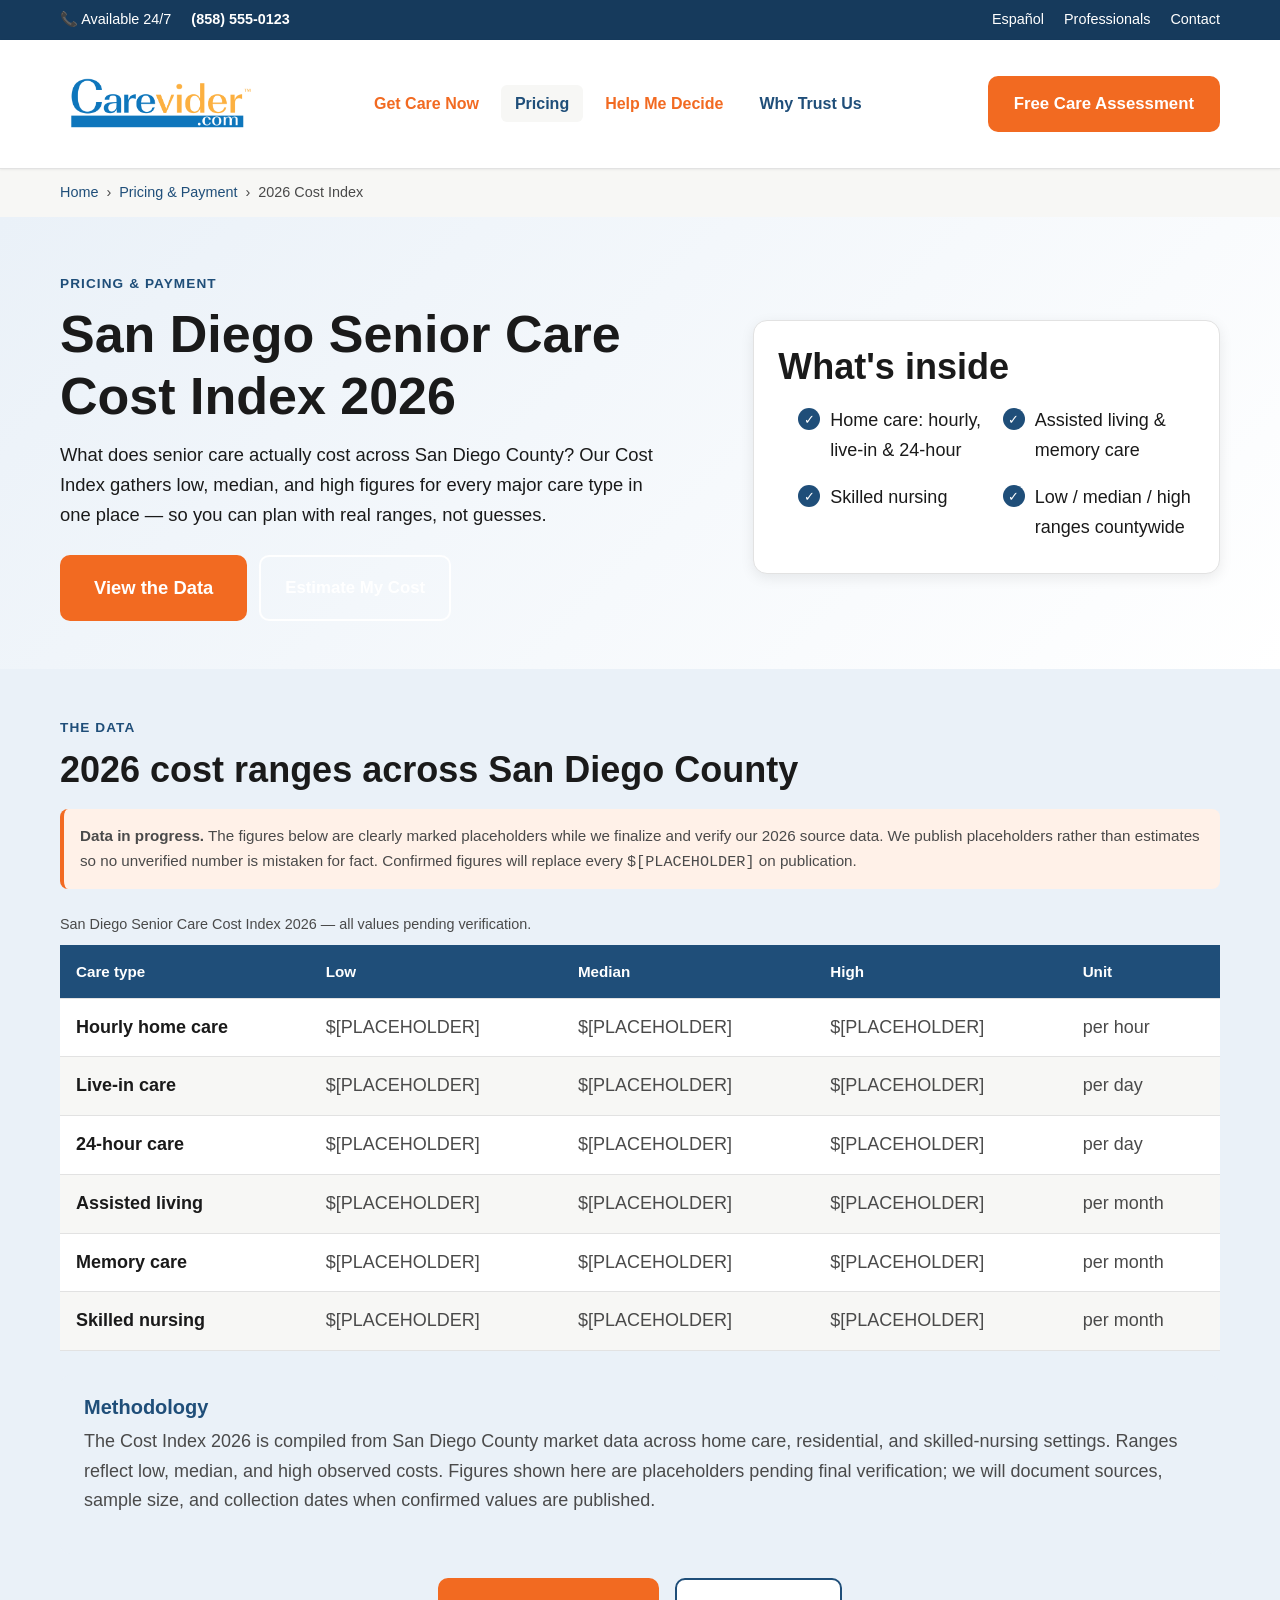
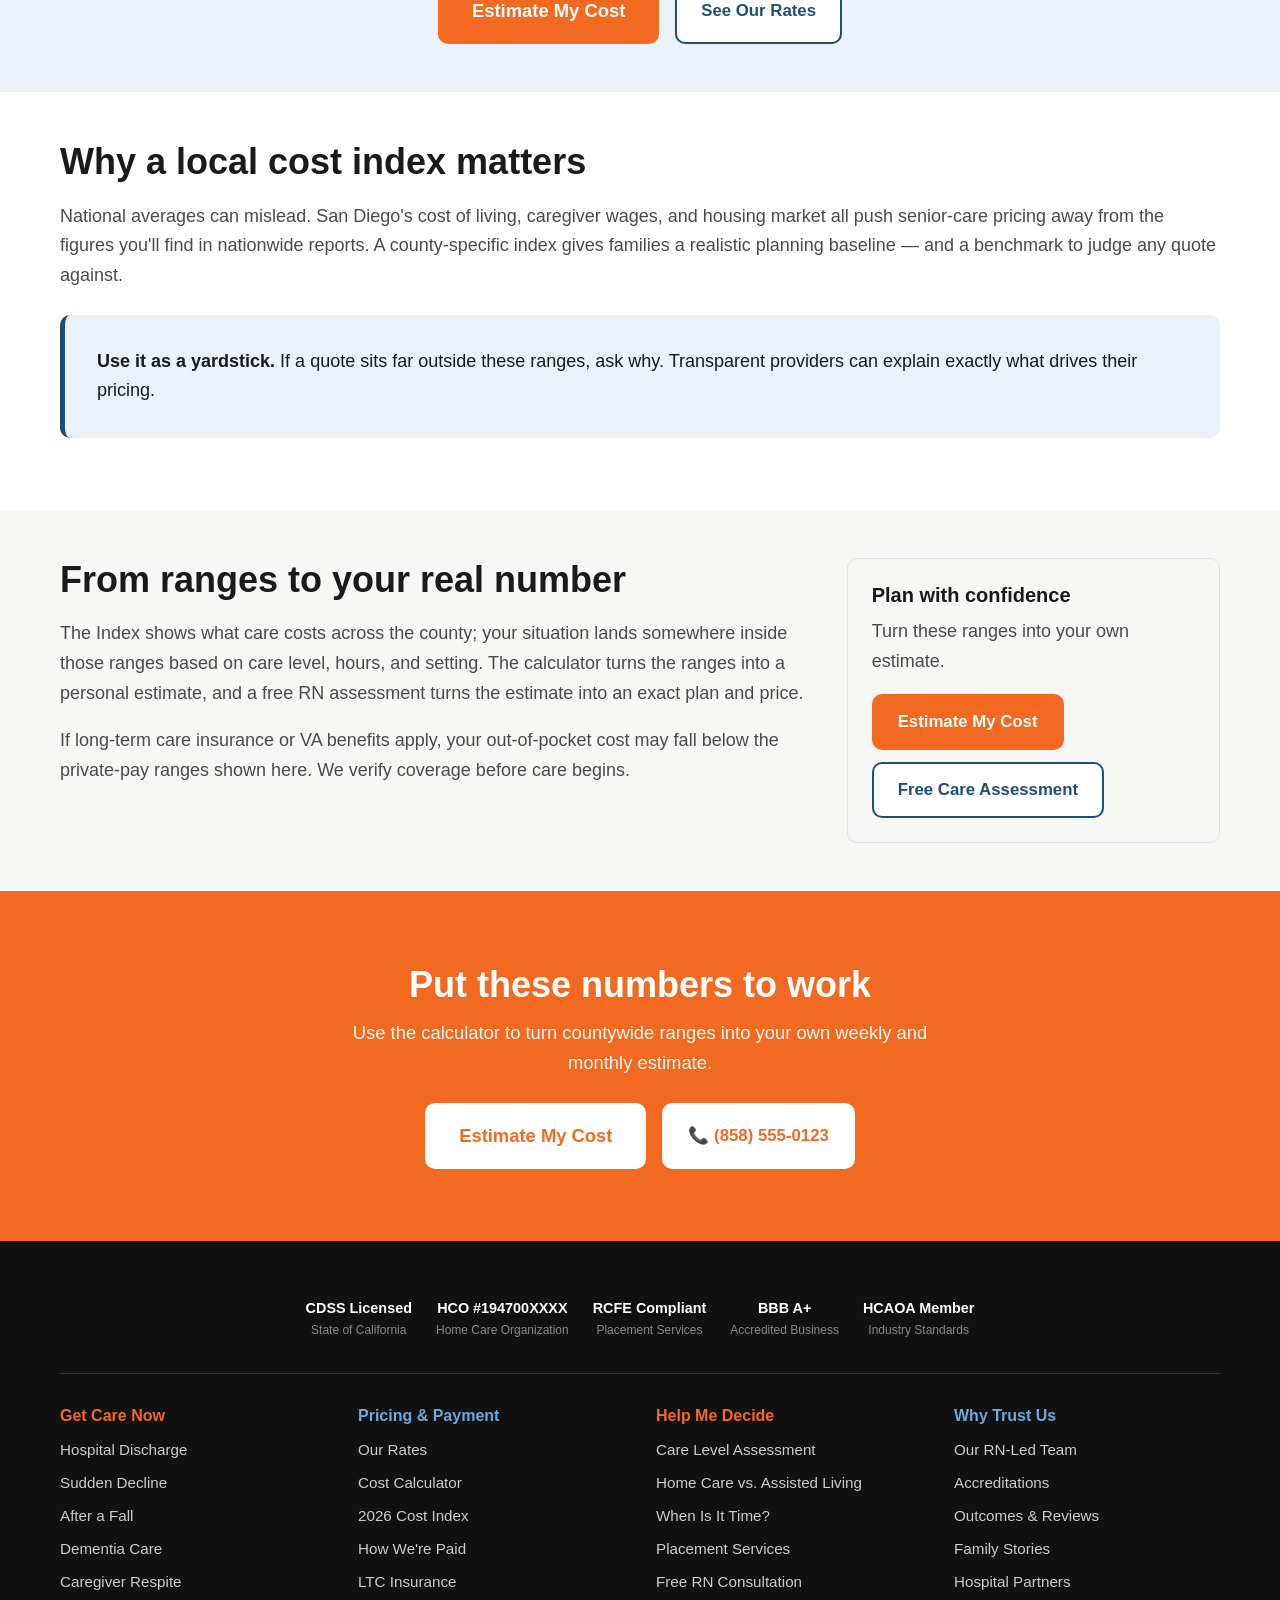
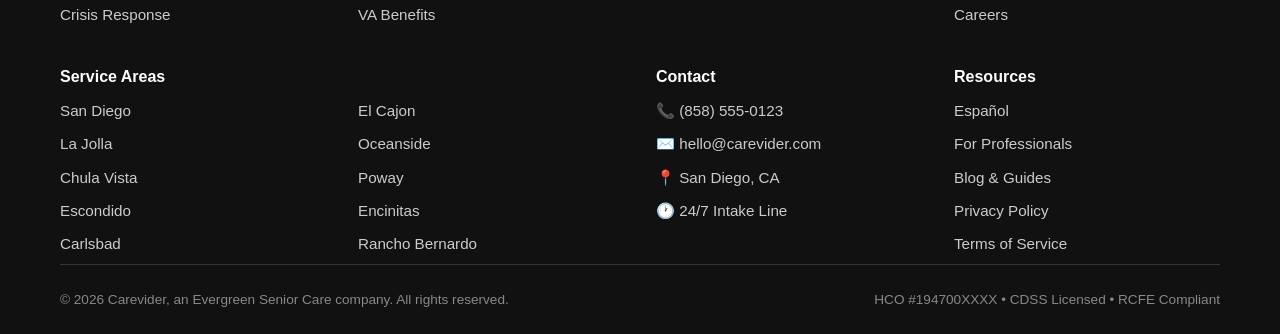
<file: src/pricing/cost-index.html>
<!DOCTYPE html>
<html lang="en">
<head>
  <meta charset="UTF-8" />
  <meta name="viewport" content="width=device-width, initial-scale=1" />
  <title>San Diego Senior Care Cost Index 2026 | Carevider</title>
  <meta name="description" content="The San Diego Senior Care Cost Index 2026: researched low, median, and high costs for home care, assisted living, memory care, and skilled nursing across San Diego County." />
  <link rel="canonical" href="https://www.carevider.com/pricing/cost-index.html" />
  <link rel="stylesheet" href="../styles/styles.css" />
  <style>
    /* Page-specific (cost index): data table. Mobile-first, horizontal scroll on phones. */
    .index-table-wrap { overflow-x: auto; -webkit-overflow-scrolling: touch; margin-top: 8px; }
    table.index-table { width: 100%; border-collapse: collapse; min-width: 560px; background:#fff; }
    table.index-table caption { text-align: left; font-size: .9rem; color: var(--ink-soft); padding: 8px 0; }
    table.index-table th, table.index-table td {
      padding: 14px 16px; text-align: left; border-bottom: 1px solid var(--line);
    }
    table.index-table thead th {
      background: var(--blue); color: #fff; font-weight: 700; font-size: .95rem;
    }
    table.index-table tbody th { font-weight: 700; color: var(--ink); }
    table.index-table td { color: var(--ink-soft); }
    table.index-table tbody tr:nth-child(even) { background: var(--bg-alt); }
    .methodology {
      background: var(--blue-soft); border-radius: var(--radius);
      padding: 20px 24px; margin-top: 24px;
    }
    .methodology h3 { color: var(--blue); margin-bottom: 8px; }
    .placeholder-banner {
      background: var(--orange-soft); border-left: 4px solid var(--orange);
      border-radius: 8px; padding: 14px 16px; margin: 16px 0;
      color: var(--ink-soft); font-size: .95rem;
    }
  </style>

  <!-- JSON-LD: Organization + MedicalBusiness + Dataset + BreadcrumbList -->
  <script type="application/ld+json">
  {
    "@context": "https://schema.org",
    "@graph": [
      {
        "@type": "Organization",
        "@id": "https://www.carevider.com/#organization",
        "name": "Carevider",
        "legalName": "Evergreen Senior Care",
        "url": "https://www.carevider.com/",
        "telephone": "+1-858-555-0123",
        "areaServed": { "@type": "AdministrativeArea", "name": "San Diego County, California" },
        "address": {
          "@type": "PostalAddress",
          "addressLocality": "San Diego",
          "addressRegion": "CA",
          "addressCountry": "US"
        }
      },
      {
        "@type": "MedicalBusiness",
        "@id": "https://www.carevider.com/#medicalbusiness",
        "name": "Carevider",
        "url": "https://www.carevider.com/",
        "telephone": "+1-858-555-0123",
        "parentOrganization": { "@id": "https://www.carevider.com/#organization" },
        "areaServed": { "@type": "AdministrativeArea", "name": "San Diego County, California" }
      },
      {
        "@type": "Dataset",
        "@id": "https://www.carevider.com/pricing/cost-index.html#dataset",
        "name": "San Diego Senior Care Cost Index 2026",
        "description": "Researched low, median, and high costs for senior care across San Diego County in 2026, covering hourly home care, live-in care, 24-hour care, assisted living, memory care, and skilled nursing. NOTE: figures are placeholders pending publication of confirmed source data.",
        "url": "https://www.carevider.com/pricing/cost-index.html",
        "keywords": [
          "San Diego senior care cost",
          "home care rates",
          "assisted living cost",
          "memory care cost",
          "skilled nursing cost",
          "2026"
        ],
        "spatialCoverage": {
          "@type": "Place",
          "name": "San Diego County, California, USA"
        },
        "temporalCoverage": "2026",
        "creator": { "@id": "https://www.carevider.com/#organization" },
        "publisher": { "@id": "https://www.carevider.com/#organization" },
        "license": "https://www.carevider.com/terms/",
        "isAccessibleForFree": true,
        "variableMeasured": [
          { "@type": "PropertyValue", "name": "Hourly home care rate", "unitText": "USD per hour", "value": "[PLACEHOLDER]" },
          { "@type": "PropertyValue", "name": "Live-in care rate", "unitText": "USD per day", "value": "[PLACEHOLDER]" },
          { "@type": "PropertyValue", "name": "24-hour care rate", "unitText": "USD per day", "value": "[PLACEHOLDER]" },
          { "@type": "PropertyValue", "name": "Assisted living cost", "unitText": "USD per month", "value": "[PLACEHOLDER]" },
          { "@type": "PropertyValue", "name": "Memory care cost", "unitText": "USD per month", "value": "[PLACEHOLDER]" },
          { "@type": "PropertyValue", "name": "Skilled nursing cost", "unitText": "USD per month", "value": "[PLACEHOLDER]" }
        ]
      },
      {
        "@type": "BreadcrumbList",
        "@id": "https://www.carevider.com/pricing/cost-index.html#breadcrumb",
        "itemListElement": [
          { "@type": "ListItem", "position": 1, "name": "Home", "item": "https://www.carevider.com/" },
          { "@type": "ListItem", "position": 2, "name": "Pricing & Payment", "item": "https://www.carevider.com/pricing/" },
          { "@type": "ListItem", "position": 3, "name": "2026 Cost Index", "item": "https://www.carevider.com/pricing/cost-index.html" }
        ]
      }
    ]
  }
  </script>
</head>
<body>

  <!-- 1. UTILITY BAR -->
  <div class="utility-bar">
    <div class="container">
      <div class="utility-left">
        <span class="hide-sm">📞 Available 24/7</span>
        <a href="tel:+18585550123" class="phone">(858) 555-0123</a>
      </div>
      <div class="utility-right">
        <a href="/es/">Español</a>
        <a href="/professional/">Professionals</a>
        <a href="#contact">Contact</a>
      </div>
    </div>
  </div>

  <!-- 2. STICKY NAV -->
  <nav class="nav" aria-label="Primary">
    <div class="nav-inner">
      <a href="../index.html" class="logo" aria-label="Carevider home">
        <span class="logo-mark" aria-hidden="true"></span>
      </a>
      <ul class="nav-links" id="primary-nav">
        <li><a href="../care-now/" class="pillar-orange">Get Care Now</a></li>
        <li><a href="../pricing/" class="pillar-blue active">Pricing</a></li>
        <li><a href="../decide/" class="pillar-orange">Help Me Decide</a></li>
        <li><a href="../trust/" class="pillar-blue">Why Trust Us</a></li>
      </ul>
      <a href="../decide/assessment.html" class="btn btn-orange nav-cta">Free Care Assessment</a>
      <button class="menu-toggle" aria-label="Toggle menu" aria-expanded="false" aria-controls="primary-nav">☰</button>
    </div>
  </nav>

  <!-- 3. BREADCRUMBS -->
  <nav class="breadcrumbs" aria-label="Breadcrumb">
    <div class="container">
      <ol>
        <li><a href="../index.html">Home</a></li>
        <li><a href="../pricing/">Pricing &amp; Payment</a></li>
        <li aria-current="page">2026 Cost Index</li>
      </ol>
    </div>
  </nav>

  <!-- 4. PAGE HERO (blue) -->
  <header class="page-hero blue">
    <div class="container">
      <div>
        <p class="eyebrow">Pricing &amp; Payment</p>
        <h1>San Diego Senior Care Cost Index 2026</h1>
        <p class="lead">What does senior care actually cost across San Diego County? Our Cost Index gathers low, median, and high figures for every major care type in one place — so you can plan with real ranges, not guesses.</p>
        <div class="hero-cta">
          <a href="#index-table" class="btn btn-orange btn-lg">View the Data</a>
          <a href="calculator.html" class="btn btn-outline-white">Estimate My Cost</a>
        </div>
      </div>
      <aside class="page-hero-card blue">
        <h2>What's inside</h2>
        <ul class="checklist">
          <li>Home care: hourly, live-in &amp; 24-hour</li>
          <li>Assisted living &amp; memory care</li>
          <li>Skilled nursing</li>
          <li>Low / median / high ranges countywide</li>
        </ul>
      </aside>
    </div>
  </header>

  <!-- 5. PLACEHOLDER BANNER + DATA TABLE -->
  <section id="index-table" class="pricing-wrap">
    <div class="container">
      <p class="eyebrow">The data</p>
      <h2>2026 cost ranges across San Diego County</h2>

      <div class="placeholder-banner">
        <strong>Data in progress.</strong> The figures below are clearly marked placeholders while we finalize and verify our 2026 source data. We publish placeholders rather than estimates so no unverified number is mistaken for fact. Confirmed figures will replace every <code>$[PLACEHOLDER]</code> on publication.
      </div>

      <div class="index-table-wrap">
        <table class="index-table">
          <caption>San Diego Senior Care Cost Index 2026 — all values pending verification.</caption>
          <thead>
            <tr>
              <th scope="col">Care type</th>
              <th scope="col">Low</th>
              <th scope="col">Median</th>
              <th scope="col">High</th>
              <th scope="col">Unit</th>
            </tr>
          </thead>
          <tbody>
            <tr>
              <th scope="row">Hourly home care</th>
              <td>$[PLACEHOLDER]</td><td>$[PLACEHOLDER]</td><td>$[PLACEHOLDER]</td><td>per hour</td>
            </tr>
            <tr>
              <th scope="row">Live-in care</th>
              <td>$[PLACEHOLDER]</td><td>$[PLACEHOLDER]</td><td>$[PLACEHOLDER]</td><td>per day</td>
            </tr>
            <tr>
              <th scope="row">24-hour care</th>
              <td>$[PLACEHOLDER]</td><td>$[PLACEHOLDER]</td><td>$[PLACEHOLDER]</td><td>per day</td>
            </tr>
            <tr>
              <th scope="row">Assisted living</th>
              <td>$[PLACEHOLDER]</td><td>$[PLACEHOLDER]</td><td>$[PLACEHOLDER]</td><td>per month</td>
            </tr>
            <tr>
              <th scope="row">Memory care</th>
              <td>$[PLACEHOLDER]</td><td>$[PLACEHOLDER]</td><td>$[PLACEHOLDER]</td><td>per month</td>
            </tr>
            <tr>
              <th scope="row">Skilled nursing</th>
              <td>$[PLACEHOLDER]</td><td>$[PLACEHOLDER]</td><td>$[PLACEHOLDER]</td><td>per month</td>
            </tr>
          </tbody>
        </table>
      </div>

      <div class="methodology">
        <h3>Methodology</h3>
        <p>The Cost Index 2026 is compiled from San Diego County market data across home care, residential, and skilled-nursing settings. Ranges reflect low, median, and high observed costs. Figures shown here are placeholders pending final verification; we will document sources, sample size, and collection dates when confirmed values are published.</p>
      </div>

      <div class="pricing-ctas">
        <a href="calculator.html" class="btn btn-orange btn-lg">Estimate My Cost</a>
        <a href="rates.html" class="btn btn-outline-blue">See Our Rates</a>
      </div>
    </div>
  </section>

  <!-- 6. WHY IT MATTERS -->
  <section>
    <div class="container">
      <h2>Why a local cost index matters</h2>
      <p>National averages can mislead. San Diego's cost of living, caregiver wages, and housing market all push senior-care pricing away from the figures you'll find in nationwide reports. A county-specific index gives families a realistic planning baseline — and a benchmark to judge any quote against.</p>
      <div class="callout blue">
        <strong>Use it as a yardstick.</strong> If a quote sits far outside these ranges, ask why. Transparent providers can explain exactly what drives their pricing.
      </div>
    </div>
  </section>

  <!-- 7. TWO-COLUMN -->
  <section style="background:var(--bg-alt);">
    <div class="container two-col">
      <div>
        <h2>From ranges to your real number</h2>
        <p>The Index shows what care costs across the county; your situation lands somewhere inside those ranges based on care level, hours, and setting. The calculator turns the ranges into a personal estimate, and a free RN assessment turns the estimate into an exact plan and price.</p>
        <p>If long-term care insurance or VA benefits apply, your out-of-pocket cost may fall below the private-pay ranges shown here. We verify coverage before care begins.</p>
      </div>
      <aside class="sidebar-card">
        <h3>Plan with confidence</h3>
        <p>Turn these ranges into your own estimate.</p>
        <a href="calculator.html" class="btn btn-orange" style="margin-bottom: 12px;">Estimate My Cost</a>
        <a href="../decide/assessment.html" class="btn btn-outline-blue">Free Care Assessment</a>
      </aside>
    </div>
  </section>

  <!-- 8. FINAL CTA -->
  <section class="final-cta">
    <div class="container">
      <h2>Put these numbers to work</h2>
      <p>Use the calculator to turn countywide ranges into your own weekly and monthly estimate.</p>
      <div class="cta-row">
        <a href="calculator.html" class="btn btn-outline-white btn-lg">Estimate My Cost</a>
        <a href="tel:+18585550123" class="btn btn-outline-white">📞 (858) 555-0123</a>
      </div>
    </div>
  </section>

  <!-- FOOTER -->
  <footer id="contact">
    <div class="container">
      <div class="footer-credentials">
        <div class="cred">CDSS Licensed<small>State of California</small></div>
        <div class="cred">HCO #194700XXXX<small>Home Care Organization</small></div>
        <div class="cred">RCFE Compliant<small>Placement Services</small></div>
        <div class="cred">BBB A+<small>Accredited Business</small></div>
        <div class="cred">HCAOA Member<small>Industry Standards</small></div>
      </div>

      <div class="footer-grid">
        <div class="footer-col orange">
          <h4>Get Care Now</h4>
          <ul>
            <li><a href="../care-now/hospital-discharge.html">Hospital Discharge</a></li>
            <li><a href="../care-now/sudden-decline.html">Sudden Decline</a></li>
            <li><a href="../care-now/after-a-fall.html">After a Fall</a></li>
            <li><a href="../care-now/dementia-memory.html">Dementia Care</a></li>
            <li><a href="../care-now/caregiver-burnout.html">Caregiver Respite</a></li>
            <li><a href="../care-now/crisis-urgent.html">Crisis Response</a></li>
          </ul>
        </div>
        <div class="footer-col blue">
          <h4>Pricing &amp; Payment</h4>
          <ul>
            <li><a href="../pricing/">Our Rates</a></li>
            <li><a href="../pricing/calculator.html">Cost Calculator</a></li>
            <li><a href="../pricing/cost-index.html">2026 Cost Index</a></li>
            <li><a href="../pricing/how-were-paid.html">How We're Paid</a></li>
            <li><a href="../pricing/ltc-insurance.html">LTC Insurance</a></li>
            <li><a href="../pricing/va-benefits.html">VA Benefits</a></li>
          </ul>
        </div>
        <div class="footer-col orange">
          <h4>Help Me Decide</h4>
          <ul>
            <li><a href="../decide/assessment.html">Care Level Assessment</a></li>
            <li><a href="../decide/home-vs-assisted.html">Home Care vs. Assisted Living</a></li>
            <li><a href="../decide/when-is-it-time.html">When Is It Time?</a></li>
            <li><a href="../decide/placement.html">Placement Services</a></li>
            <li><a href="../decide/rn-consultation.html">Free RN Consultation</a></li>
          </ul>
        </div>
        <div class="footer-col blue">
          <h4>Why Trust Us</h4>
          <ul>
            <li><a href="../trust/team.html">Our RN-Led Team</a></li>
            <li><a href="../trust/accreditations.html">Accreditations</a></li>
            <li><a href="../trust/outcomes.html">Outcomes &amp; Reviews</a></li>
            <li><a href="../trust/stories.html">Family Stories</a></li>
            <li><a href="../trust/hospital-partners.html">Hospital Partners</a></li>
            <li><a href="../trust/careers.html">Careers</a></li>
          </ul>
        </div>
      </div>

      <div class="footer-grid" style="margin-bottom:0;">
        <div class="footer-col">
          <h4>Service Areas</h4>
          <ul>
            <li><a href="../areas/san-diego.html">San Diego</a></li>
            <li><a href="../areas/la-jolla.html">La Jolla</a></li>
            <li><a href="../areas/chula-vista.html">Chula Vista</a></li>
            <li><a href="../areas/escondido.html">Escondido</a></li>
            <li><a href="../areas/carlsbad.html">Carlsbad</a></li>
          </ul>
        </div>
        <div class="footer-col">
          <h4>&nbsp;</h4>
          <ul>
            <li><a href="../areas/el-cajon.html">El Cajon</a></li>
            <li><a href="../areas/oceanside.html">Oceanside</a></li>
            <li><a href="../areas/poway.html">Poway</a></li>
            <li><a href="../areas/encinitas.html">Encinitas</a></li>
            <li><a href="../areas/rancho-bernardo.html">Rancho Bernardo</a></li>
          </ul>
        </div>
        <div class="footer-col">
          <h4>Contact</h4>
          <ul>
            <li>📞 <a href="tel:+18585550123">(858) 555-0123</a></li>
            <li>✉️ <a href="mailto:hello@carevider.com">hello@carevider.com</a></li>
            <li>📍 San Diego, CA</li>
            <li>🕐 24/7 Intake Line</li>
          </ul>
        </div>
        <div class="footer-col">
          <h4>Resources</h4>
          <ul>
            <li><a href="/es/">Español</a></li>
            <li><a href="/professional/">For Professionals</a></li>
            <li><a href="/blog/">Blog &amp; Guides</a></li>
            <li><a href="/privacy/">Privacy Policy</a></li>
            <li><a href="/terms/">Terms of Service</a></li>
          </ul>
        </div>
      </div>

      <div class="footer-bottom">
        <div>© 2026 Carevider, an Evergreen Senior Care company. All rights reserved.</div>
        <div>HCO #194700XXXX • CDSS Licensed • RCFE Compliant</div>
      </div>
    </div>
  </footer>

  <!-- MOBILE STICKY CTA BAR -->
  <div class="mobile-sticky" aria-label="Quick actions">
    <div class="row">
      <a href="tel:+18585550123" class="btn btn-blue">📞 Call</a>
      <a href="../decide/assessment.html" class="btn btn-orange">Free Assessment</a>
    </div>
  </div>

  <script src="../scripts/nav.js" defer></script>
</body>
</html>
</file>
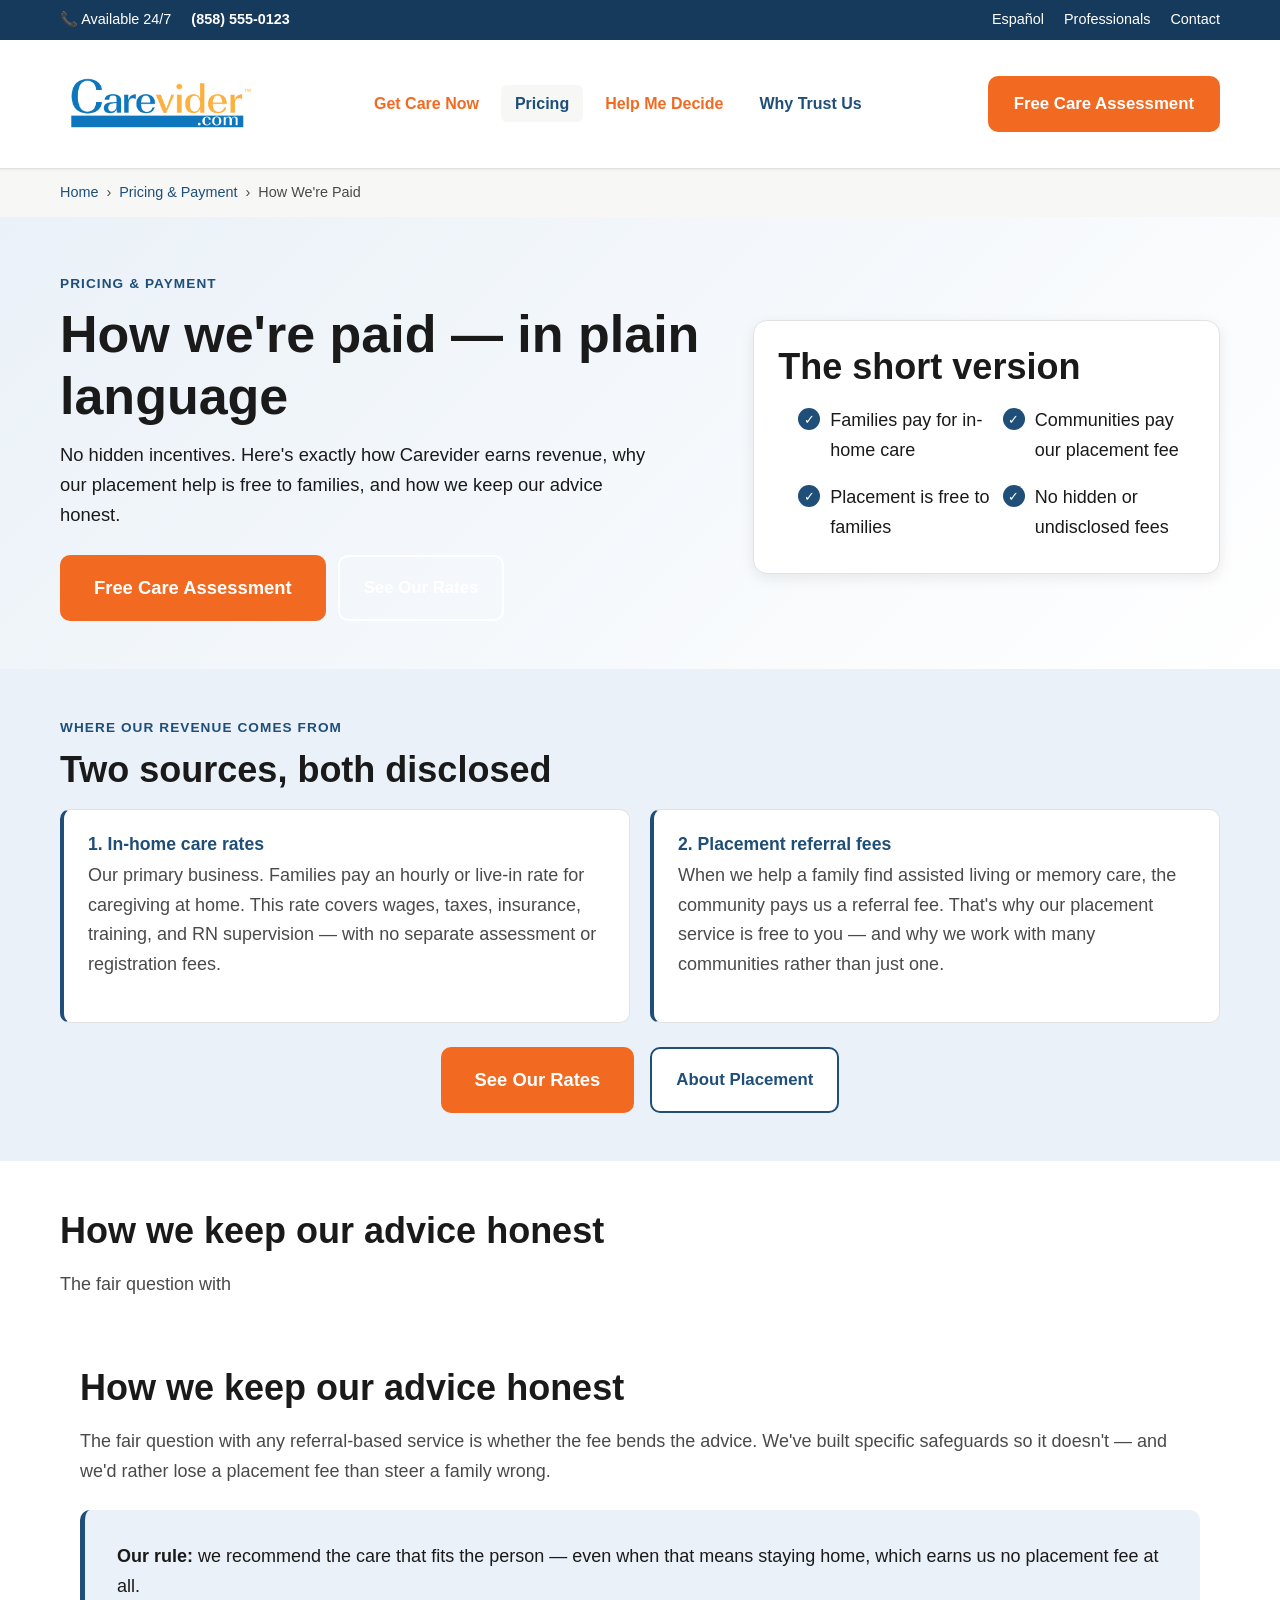
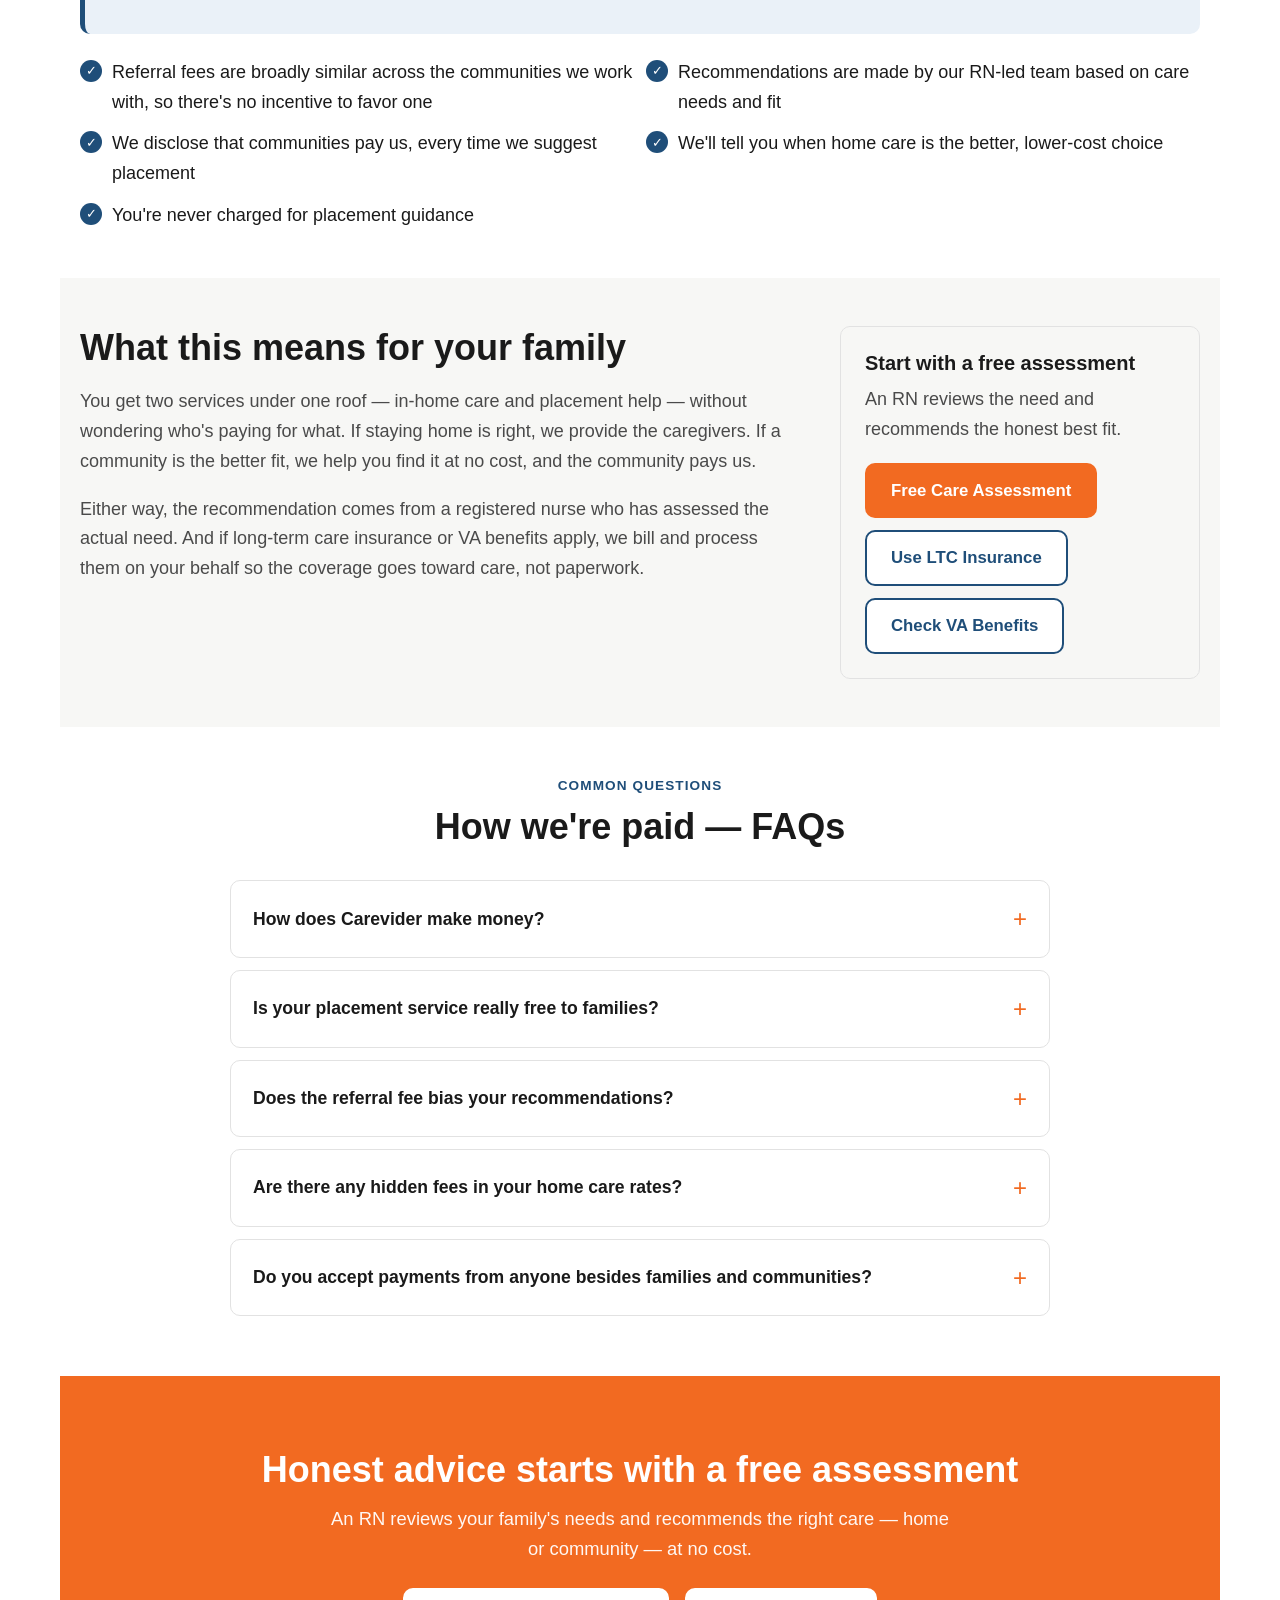
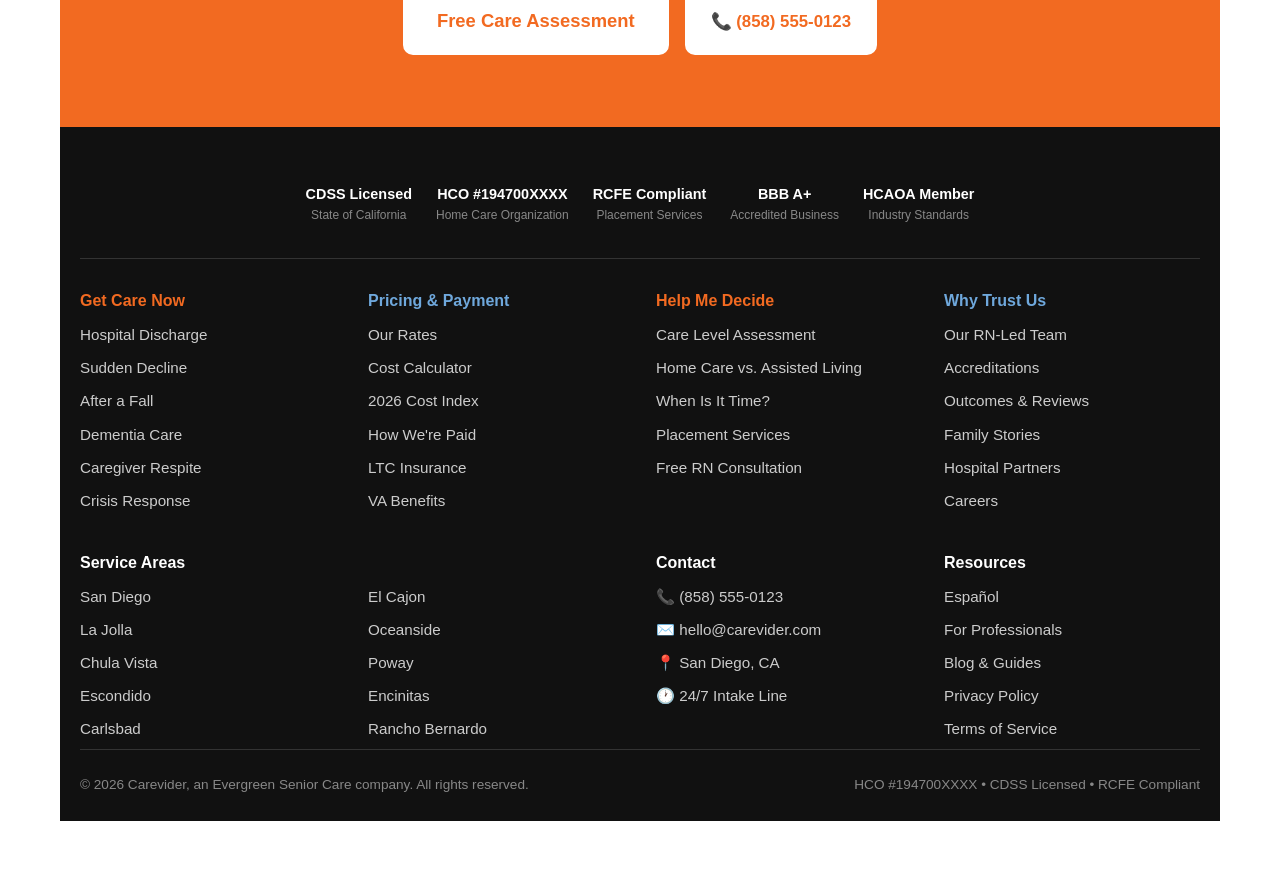
<file: src/pricing/how-were-paid.html>
<!DOCTYPE html>
<html lang="en">
<head>
  <meta charset="UTF-8" />
  <meta name="viewport" content="width=device-width, initial-scale=1" />
  <title>How We're Paid | Transparent Senior Care Pricing | Carevider</title>
  <meta name="description" content="Full transparency on how Carevider is paid: our hourly and live-in rates, what's included, placement referral fees, and why our advice stays unbiased for San Diego families." />
  <link rel="canonical" href="https://www.carevider.com/pricing/how-were-paid.html" />
  <link rel="stylesheet" href="../styles/styles.css" />
  <style>
    /* Page-specific (how-were-paid): revenue-source cards. Mobile-first. */
    .rev-grid { display:grid; grid-template-columns:1fr; gap:20px; margin-top:8px; }
    .rev-card { background:#fff; border:1px solid var(--line); border-left:4px solid var(--blue); border-radius:var(--radius); padding:24px; }
    .rev-card h3 { color:var(--blue); font-size:1.1rem; margin-bottom:6px; }
    .rev-card p { color:var(--ink-soft); }
    @media (min-width:768px){ .rev-grid{ grid-template-columns:1fr 1fr; } }
  </style>

  <!-- JSON-LD: Organization + MedicalBusiness + WebPage + BreadcrumbList -->
  <script type="application/ld+json">
  {
    "@context": "https://schema.org",
    "@graph": [
      {
        "@type": "Organization",
        "@id": "https://www.carevider.com/#organization",
        "name": "Carevider",
        "legalName": "Evergreen Senior Care",
        "url": "https://www.carevider.com/",
        "telephone": "+1-858-555-0123",
        "areaServed": { "@type": "AdministrativeArea", "name": "San Diego County, California" },
        "address": {
          "@type": "PostalAddress",
          "addressLocality": "San Diego",
          "addressRegion": "CA",
          "addressCountry": "US"
        }
      },
      {
        "@type": "MedicalBusiness",
        "@id": "https://www.carevider.com/#medicalbusiness",
        "name": "Carevider",
        "url": "https://www.carevider.com/",
        "telephone": "+1-858-555-0123",
        "parentOrganization": { "@id": "https://www.carevider.com/#organization" },
        "areaServed": { "@type": "AdministrativeArea", "name": "San Diego County, California" }
      },
      {
        "@type": "WebPage",
        "@id": "https://www.carevider.com/pricing/how-were-paid.html#webpage",
        "url": "https://www.carevider.com/pricing/how-were-paid.html",
        "name": "How We're Paid",
        "description": "Full transparency on how Carevider earns revenue: hourly and live-in care rates, placement referral fees, and our commitment to unbiased advice.",
        "isPartOf": { "@id": "https://www.carevider.com/#organization" },
        "about": { "@id": "https://www.carevider.com/#medicalbusiness" }
      },
      {
        "@type": "BreadcrumbList",
        "@id": "https://www.carevider.com/pricing/how-were-paid.html#breadcrumb",
        "itemListElement": [
          { "@type": "ListItem", "position": 1, "name": "Home", "item": "https://www.carevider.com/" },
          { "@type": "ListItem", "position": 2, "name": "Pricing & Payment", "item": "https://www.carevider.com/pricing/" },
          { "@type": "ListItem", "position": 3, "name": "How We're Paid", "item": "https://www.carevider.com/pricing/how-were-paid.html" }
        ]
      }
    ]
  }
  </script>

  <!-- JSON-LD: FAQPage -->
  <script type="application/ld+json">
  {
    "@context": "https://schema.org",
    "@type": "FAQPage",
    "@id": "https://www.carevider.com/pricing/how-were-paid.html#faq",
    "mainEntity": [
      {
        "@type": "Question",
        "name": "How does Carevider make money?",
        "acceptedAnswer": {
          "@type": "Answer",
          "text": "Carevider earns revenue two ways: hourly and live-in rates families pay for in-home care, and referral fees that assisted living communities pay when we place a resident. Home care is our primary business. We disclose both sources openly so families always understand the incentives behind our recommendations."
        }
      },
      {
        "@type": "Question",
        "name": "Is your placement service really free to families?",
        "acceptedAnswer": {
          "@type": "Answer",
          "text": "Yes. When we help a family find assisted living or memory care, the community pays our referral fee — not you. The service costs families nothing. Because we work with many communities, we can recommend the best fit rather than steering you toward any single one."
        }
      },
      {
        "@type": "Question",
        "name": "Does the referral fee bias your recommendations?",
        "acceptedAnswer": {
          "@type": "Answer",
          "text": "We guard against it deliberately. Referral fees are broadly similar across the communities we work with, our RN-led team recommends based on care needs and fit, and we'll tell you when staying home is the better choice — even though that earns us no placement fee. Transparency is the safeguard."
        }
      },
      {
        "@type": "Question",
        "name": "Are there any hidden fees in your home care rates?",
        "acceptedAnswer": {
          "@type": "Answer",
          "text": "No. Our hourly and live-in rates cover caregiver wages, taxes, insurance, training, and supervision. We don't charge separate assessment, registration, or cancellation fees with reasonable notice. Mileage for errands is disclosed in advance. Everything is itemized before care begins, so your invoice never surprises you."
        }
      },
      {
        "@type": "Question",
        "name": "Do you accept payments from anyone besides families and communities?",
        "acceptedAnswer": {
          "@type": "Answer",
          "text": "We bill long-term care insurers and process VA benefits on behalf of qualifying clients, but that money still pays for the family's care — it isn't separate income to us. We don't take undisclosed payments from vendors or product sellers. If any third party compensates us, we tell you."
        }
      }
    ]
  }
  </script>
</head>
<body>

  <!-- 1. UTILITY BAR -->
  <div class="utility-bar">
    <div class="container">
      <div class="utility-left">
        <span class="hide-sm">📞 Available 24/7</span>
        <a href="tel:+18585550123" class="phone">(858) 555-0123</a>
      </div>
      <div class="utility-right">
        <a href="/es/">Español</a>
        <a href="/professional/">Professionals</a>
        <a href="#contact">Contact</a>
      </div>
    </div>
  </div>

  <!-- 2. STICKY NAV -->
  <nav class="nav" aria-label="Primary">
    <div class="nav-inner">
      <a href="../index.html" class="logo" aria-label="Carevider home">
        <span class="logo-mark" aria-hidden="true"></span>
      </a>
      <ul class="nav-links" id="primary-nav">
        <li><a href="../care-now/" class="pillar-orange">Get Care Now</a></li>
        <li><a href="../pricing/" class="pillar-blue active">Pricing</a></li>
        <li><a href="../decide/" class="pillar-orange">Help Me Decide</a></li>
        <li><a href="../trust/" class="pillar-blue">Why Trust Us</a></li>
      </ul>
      <a href="../decide/assessment.html" class="btn btn-orange nav-cta">Free Care Assessment</a>
      <button class="menu-toggle" aria-label="Toggle menu" aria-expanded="false" aria-controls="primary-nav">☰</button>
    </div>
  </nav>

  <!-- 3. BREADCRUMBS -->
  <nav class="breadcrumbs" aria-label="Breadcrumb">
    <div class="container">
      <ol>
        <li><a href="../index.html">Home</a></li>
        <li><a href="../pricing/">Pricing &amp; Payment</a></li>
        <li aria-current="page">How We're Paid</li>
      </ol>
    </div>
  </nav>

  <!-- 4. PAGE HERO (blue) -->
  <header class="page-hero blue">
    <div class="container">
      <div>
        <p class="eyebrow">Pricing &amp; Payment</p>
        <h1>How we're paid — in plain language</h1>
        <p class="lead">No hidden incentives. Here's exactly how Carevider earns revenue, why our placement help is free to families, and how we keep our advice honest.</p>
        <div class="hero-cta">
          <a href="../decide/assessment.html" class="btn btn-orange btn-lg">Free Care Assessment</a>
          <a href="rates.html" class="btn btn-outline-white">See Our Rates</a>
        </div>
      </div>
      <aside class="page-hero-card blue">
        <h2>The short version</h2>
        <ul class="checklist">
          <li>Families pay for in-home care</li>
          <li>Communities pay our placement fee</li>
          <li>Placement is free to families</li>
          <li>No hidden or undisclosed fees</li>
        </ul>
      </aside>
    </div>
  </header>

  <!-- 5. REVENUE SOURCES -->
  <section class="pricing-wrap">
    <div class="container">
      <p class="eyebrow">Where our revenue comes from</p>
      <h2>Two sources, both disclosed</h2>
      <div class="rev-grid">
        <div class="rev-card">
          <h3>1. In-home care rates</h3>
          <p>Our primary business. Families pay an hourly or live-in rate for caregiving at home. This rate covers wages, taxes, insurance, training, and RN supervision — with no separate assessment or registration fees.</p>
        </div>
        <div class="rev-card">
          <h3>2. Placement referral fees</h3>
          <p>When we help a family find assisted living or memory care, the community pays us a referral fee. That's why our placement service is free to you — and why we work with many communities rather than just one.</p>
        </div>
      </div>
      <div class="pricing-ctas">
        <a href="rates.html" class="btn btn-orange btn-lg">See Our Rates</a>
        <a href="../decide/placement.html" class="btn btn-outline-blue">About Placement</a>
      </div>
    </div>
  </section>

  <!-- 6. HOW WE STAY UNBIASED -->
  <section>
    <div class="container">
      <h2>How we keep our advice honest</h2>
      <p>The fair question with
  <!-- 6. HOW WE STAY UNBIASED -->
  <section>
    <div class="container">
      <h2>How we keep our advice honest</h2>
      <p>The fair question with any referral-based service is whether the fee bends the advice. We've built specific safeguards so it doesn't — and we'd rather lose a placement fee than steer a family wrong.</p>
      <div class="callout blue">
        <strong>Our rule:</strong> we recommend the care that fits the person — even when that means staying home, which earns us no placement fee at all.
      </div>
      <ul class="checklist">
        <li>Referral fees are broadly similar across the communities we work with, so there's no incentive to favor one</li>
        <li>Recommendations are made by our RN-led team based on care needs and fit</li>
        <li>We disclose that communities pay us, every time we suggest placement</li>
        <li>We'll tell you when home care is the better, lower-cost choice</li>
        <li>You're never charged for placement guidance</li>
      </ul>
    </div>
  </section>

  <!-- 7. TWO-COLUMN -->
  <section style="background:var(--bg-alt);">
    <div class="container two-col">
      <div>
        <h2>What this means for your family</h2>
        <p>You get two services under one roof — in-home care and placement help — without wondering who's paying for what. If staying home is right, we provide the caregivers. If a community is the better fit, we help you find it at no cost, and the community pays us.</p>
        <p>Either way, the recommendation comes from a registered nurse who has assessed the actual need. And if long-term care insurance or VA benefits apply, we bill and process them on your behalf so the coverage goes toward care, not paperwork.</p>
      </div>
      <aside class="sidebar-card">
        <h3>Start with a free assessment</h3>
        <p>An RN reviews the need and recommends the honest best fit.</p>
        <a href="../decide/assessment.html" class="btn btn-orange" style="margin-bottom: 12px;">Free Care Assessment</a>
        <a href="ltc-insurance.html" class="btn btn-outline-blue" style="margin-bottom: 12px;">Use LTC Insurance</a>
        <a href="va-benefits.html" class="btn btn-outline-blue">Check VA Benefits</a>
      </aside>
    </div>
  </section>

  <!-- 8. FAQ -->
  <section>
    <div class="container">
      <div class="eyebrow" style="text-align:center;">Common questions</div>
      <h2 style="text-align:center;">How we're paid — FAQs</h2>
      <div class="faq-list" style="margin-top:32px;">
        <details>
          <summary>How does Carevider make money?</summary>
          <div class="answer">Carevider earns revenue two ways: hourly and live-in rates families pay for in-home care, and referral fees that assisted living communities pay when we place a resident. Home care is our primary business. We disclose both sources openly so families always understand the incentives behind our recommendations.</div>
        </details>
        <details>
          <summary>Is your placement service really free to families?</summary>
          <div class="answer">Yes. When we help a family find assisted living or memory care, the community pays our referral fee — not you. The service costs families nothing. Because we work with many communities, we can recommend the best fit rather than steering you toward any single one.</div>
        </details>
        <details>
          <summary>Does the referral fee bias your recommendations?</summary>
          <div class="answer">We guard against it deliberately. Referral fees are broadly similar across the communities we work with, our RN-led team recommends based on care needs and fit, and we'll tell you when staying home is the better choice — even though that earns us no placement fee. Transparency is the safeguard.</div>
        </details>
        <details>
          <summary>Are there any hidden fees in your home care rates?</summary>
          <div class="answer">No. Our hourly and live-in rates cover caregiver wages, taxes, insurance, training, and supervision. We don't charge separate assessment, registration, or cancellation fees with reasonable notice. Mileage for errands is disclosed in advance. Everything is itemized before care begins, so your invoice never surprises you.</div>
        </details>
        <details>
          <summary>Do you accept payments from anyone besides families and communities?</summary>
          <div class="answer">We bill long-term care insurers and process VA benefits on behalf of qualifying clients, but that money still pays for the family's care — it isn't separate income to us. We don't take undisclosed payments from vendors or product sellers. If any third party compensates us, we tell you.</div>
        </details>
      </div>
    </div>
  </section>

  <!-- 9. FINAL CTA -->
  <section class="final-cta">
    <div class="container">
      <h2>Honest advice starts with a free assessment</h2>
      <p>An RN reviews your family's needs and recommends the right care — home or community — at no cost.</p>
      <div class="cta-row">
        <a href="../decide/assessment.html" class="btn btn-outline-white btn-lg">Free Care Assessment</a>
        <a href="tel:+18585550123" class="btn btn-outline-white">📞 (858) 555-0123</a>
      </div>
    </div>
  </section>

  <!-- FOOTER -->
  <footer id="contact">
    <div class="container">
      <div class="footer-credentials">
        <div class="cred">CDSS Licensed<small>State of California</small></div>
        <div class="cred">HCO #194700XXXX<small>Home Care Organization</small></div>
        <div class="cred">RCFE Compliant<small>Placement Services</small></div>
        <div class="cred">BBB A+<small>Accredited Business</small></div>
        <div class="cred">HCAOA Member<small>Industry Standards</small></div>
      </div>

      <div class="footer-grid">
        <div class="footer-col orange">
          <h4>Get Care Now</h4>
          <ul>
            <li><a href="../care-now/hospital-discharge.html">Hospital Discharge</a></li>
            <li><a href="../care-now/sudden-decline.html">Sudden Decline</a></li>
            <li><a href="../care-now/after-a-fall.html">After a Fall</a></li>
            <li><a href="../care-now/dementia-memory.html">Dementia Care</a></li>
            <li><a href="../care-now/caregiver-burnout.html">Caregiver Respite</a></li>
            <li><a href="../care-now/crisis-urgent.html">Crisis Response</a></li>
          </ul>
        </div>
        <div class="footer-col blue">
          <h4>Pricing &amp; Payment</h4>
          <ul>
            <li><a href="../pricing/">Our Rates</a></li>
            <li><a href="../pricing/calculator.html">Cost Calculator</a></li>
            <li><a href="../pricing/cost-index.html">2026 Cost Index</a></li>
            <li><a href="../pricing/how-were-paid.html">How We're Paid</a></li>
            <li><a href="../pricing/ltc-insurance.html">LTC Insurance</a></li>
            <li><a href="../pricing/va-benefits.html">VA Benefits</a></li>
          </ul>
        </div>
        <div class="footer-col orange">
          <h4>Help Me Decide</h4>
          <ul>
            <li><a href="../decide/assessment.html">Care Level Assessment</a></li>
            <li><a href="../decide/home-vs-assisted.html">Home Care vs. Assisted Living</a></li>
            <li><a href="../decide/when-is-it-time.html">When Is It Time?</a></li>
            <li><a href="../decide/placement.html">Placement Services</a></li>
            <li><a href="../decide/rn-consultation.html">Free RN Consultation</a></li>
          </ul>
        </div>
        <div class="footer-col blue">
          <h4>Why Trust Us</h4>
          <ul>
            <li><a href="../trust/team.html">Our RN-Led Team</a></li>
            <li><a href="../trust/accreditations.html">Accreditations</a></li>
            <li><a href="../trust/outcomes.html">Outcomes &amp; Reviews</a></li>
            <li><a href="../trust/stories.html">Family Stories</a></li>
            <li><a href="../trust/hospital-partners.html">Hospital Partners</a></li>
            <li><a href="../trust/careers.html">Careers</a></li>
          </ul>
        </div>
      </div>

      <div class="footer-grid" style="margin-bottom:0;">
        <div class="footer-col">
          <h4>Service Areas</h4>
          <ul>
            <li><a href="../areas/san-diego.html">San Diego</a></li>
            <li><a href="../areas/la-jolla.html">La Jolla</a></li>
            <li><a href="../areas/chula-vista.html">Chula Vista</a></li>
            <li><a href="../areas/escondido.html">Escondido</a></li>
            <li><a href="../areas/carlsbad.html">Carlsbad</a></li>
          </ul>
        </div>
        <div class="footer-col">
          <h4>&nbsp;</h4>
          <ul>
            <li><a href="../areas/el-cajon.html">El Cajon</a></li>
            <li><a href="../areas/oceanside.html">Oceanside</a></li>
            <li><a href="../areas/poway.html">Poway</a></li>
            <li><a href="../areas/encinitas.html">Encinitas</a></li>
            <li><a href="../areas/rancho-bernardo.html">Rancho Bernardo</a></li>
          </ul>
        </div>
        <div class="footer-col">
          <h4>Contact</h4>
          <ul>
            <li>📞 <a href="tel:+18585550123">(858) 555-0123</a></li>
            <li>✉️ <a href="mailto:hello@carevider.com">hello@carevider.com</a></li>
            <li>📍 San Diego, CA</li>
            <li>🕐 24/7 Intake Line</li>
          </ul>
        </div>
        <div class="footer-col">
          <h4>Resources</h4>
          <ul>
            <li><a href="/es/">Español</a></li>
            <li><a href="/professional/">For Professionals</a></li>
            <li><a href="/blog/">Blog &amp; Guides</a></li>
            <li><a href="/privacy/">Privacy Policy</a></li>
            <li><a href="/terms/">Terms of Service</a></li>
          </ul>
        </div>
      </div>

      <div class="footer-bottom">
        <div>© 2026 Carevider, an Evergreen Senior Care company. All rights reserved.</div>
        <div>HCO #194700XXXX • CDSS Licensed • RCFE Compliant</div>
      </div>
    </div>
  </footer>

  <!-- MOBILE STICKY CTA BAR -->
  <div class="mobile-sticky" aria-label="Quick actions">
    <div class="row">
      <a href="tel:+18585550123" class="btn btn-blue">📞 Call</a>
      <a href="../decide/assessment.html" class="btn btn-orange">Free Assessment</a>
    </div>
  </div>

  <script src="../scripts/nav.js" defer></script>
</body>
</html>
</file>
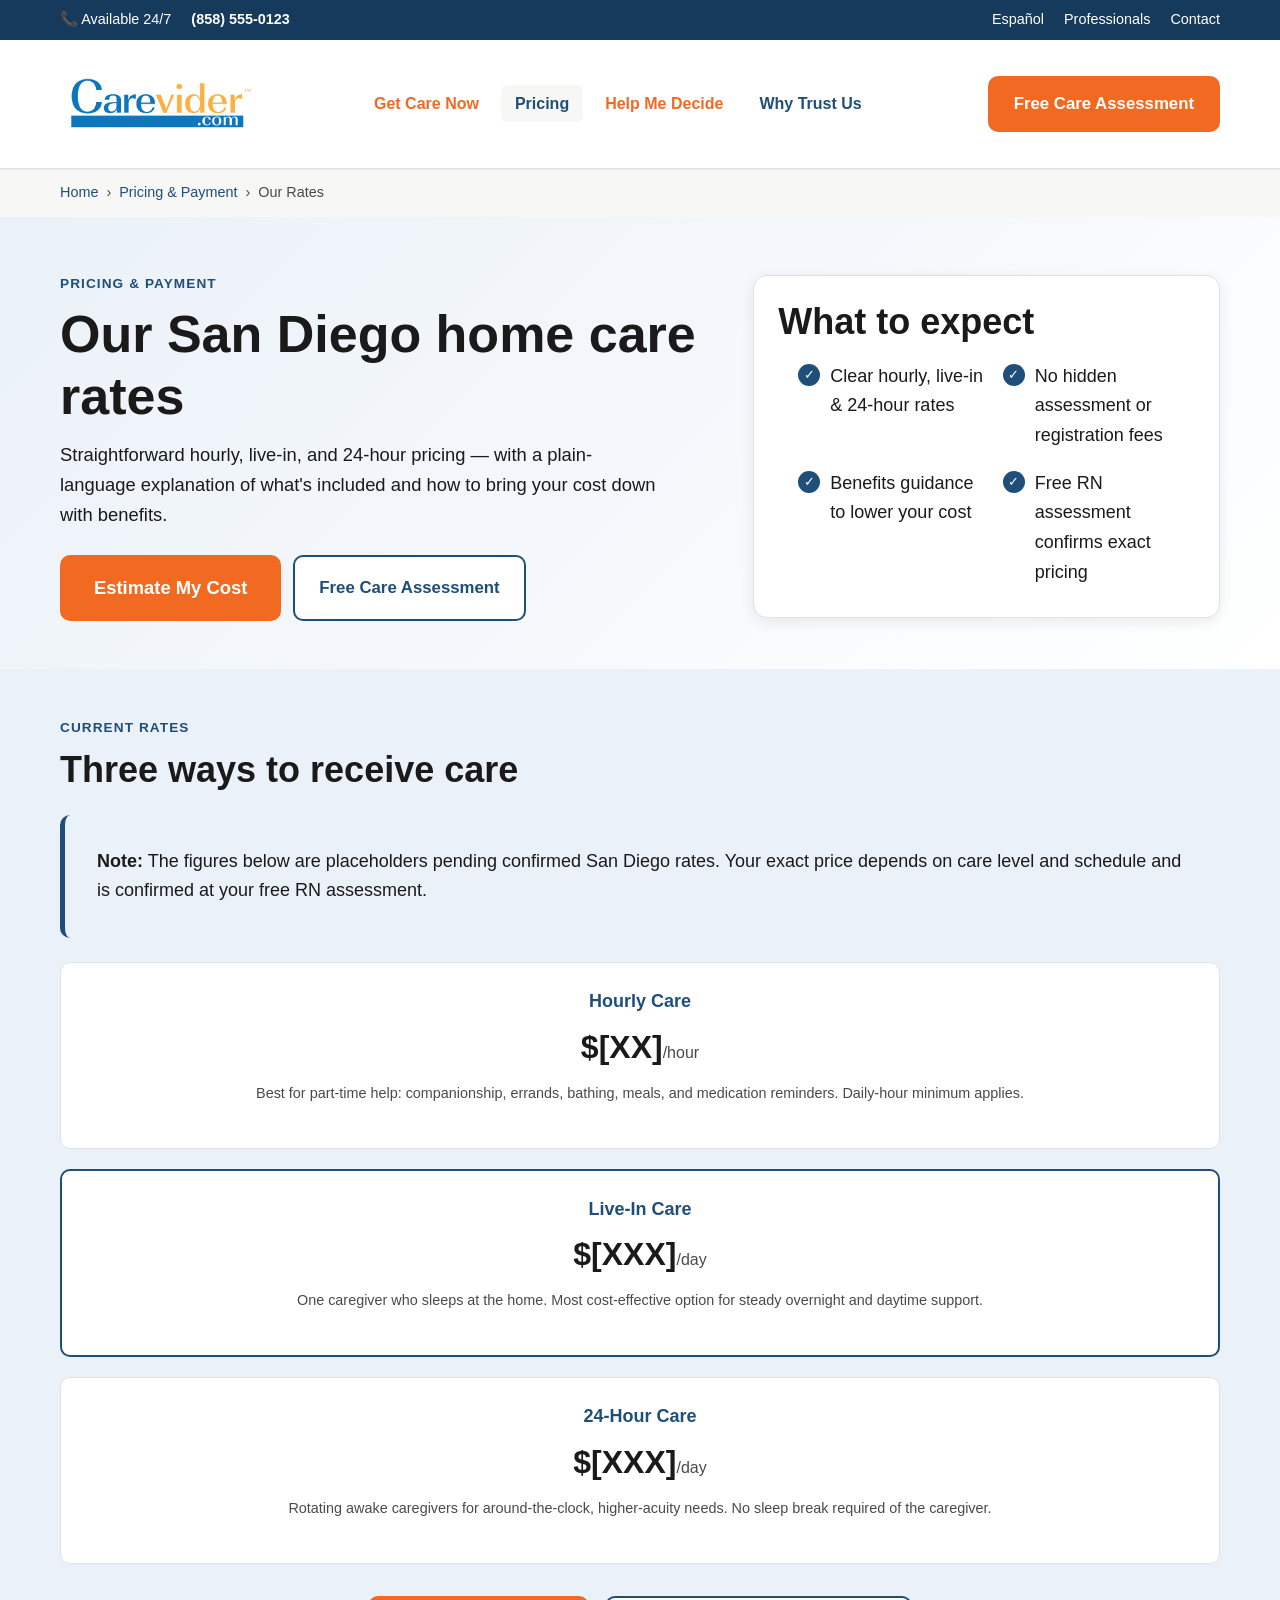
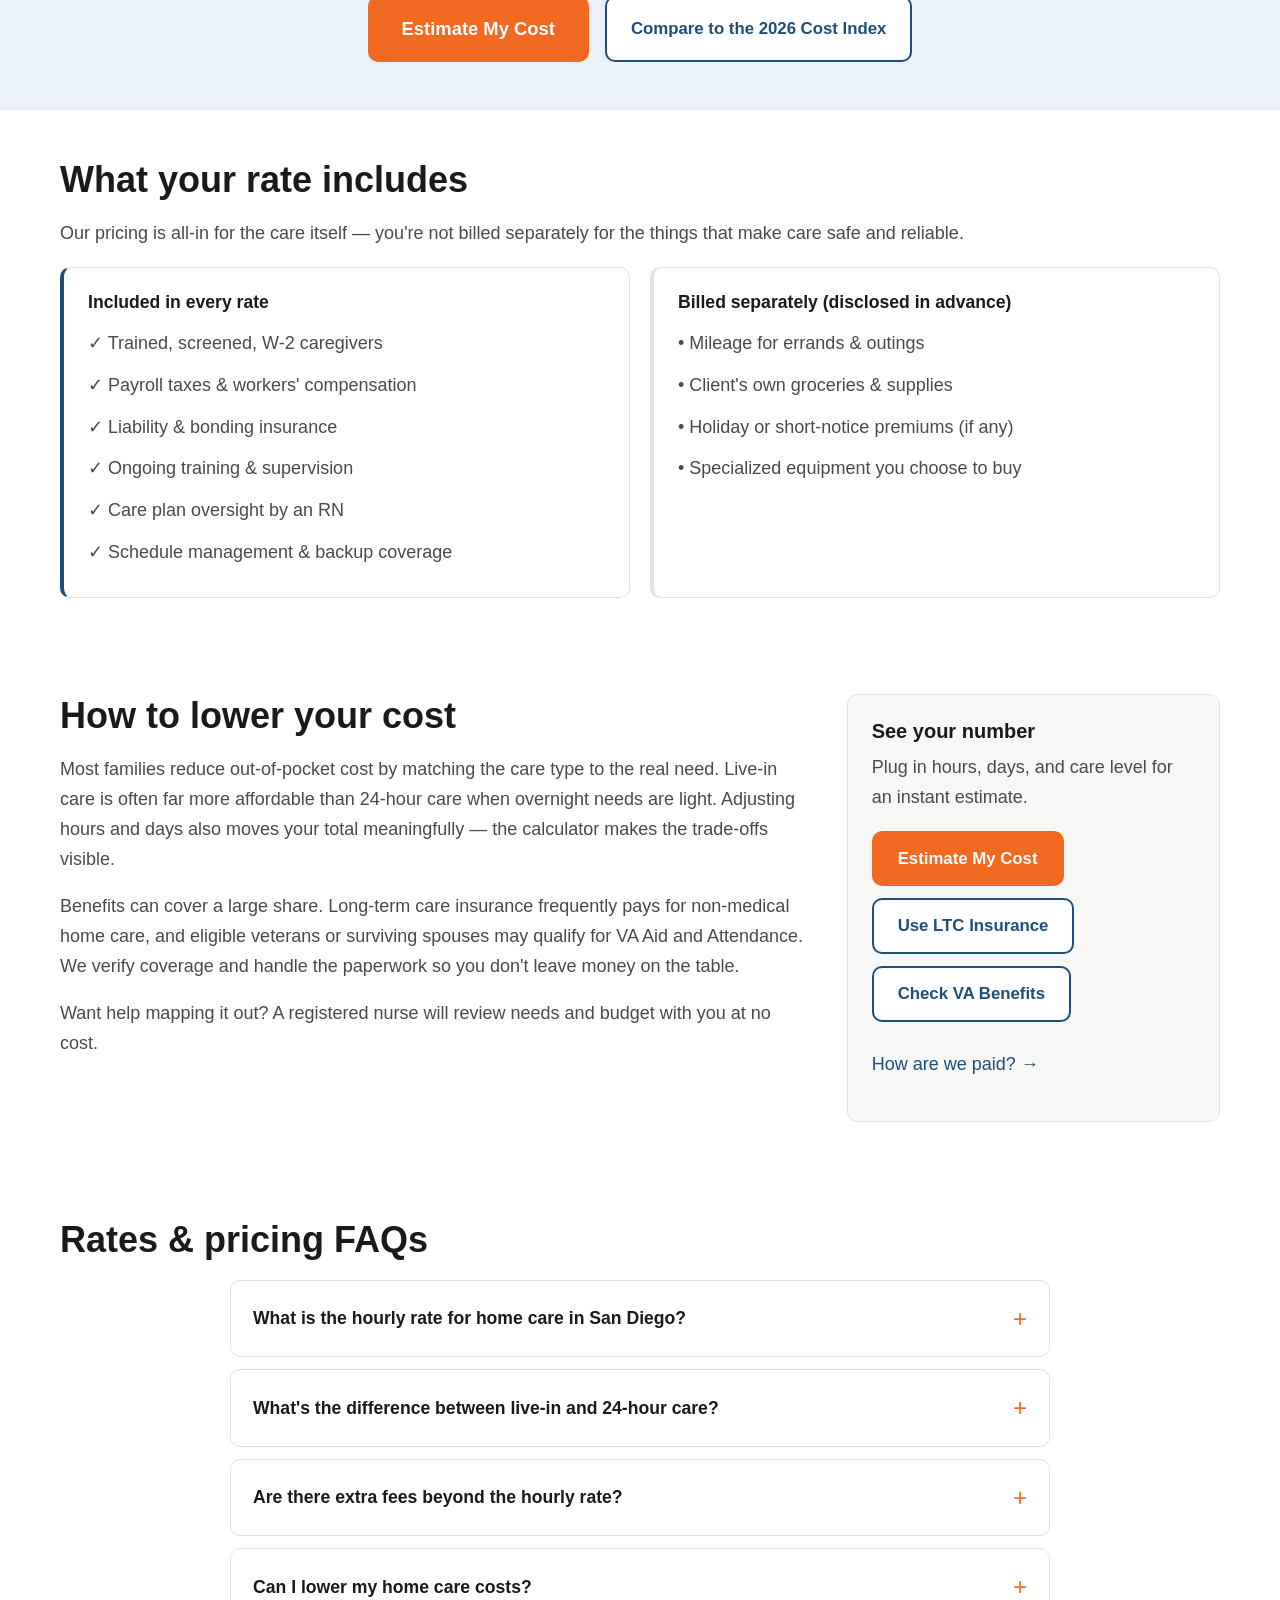
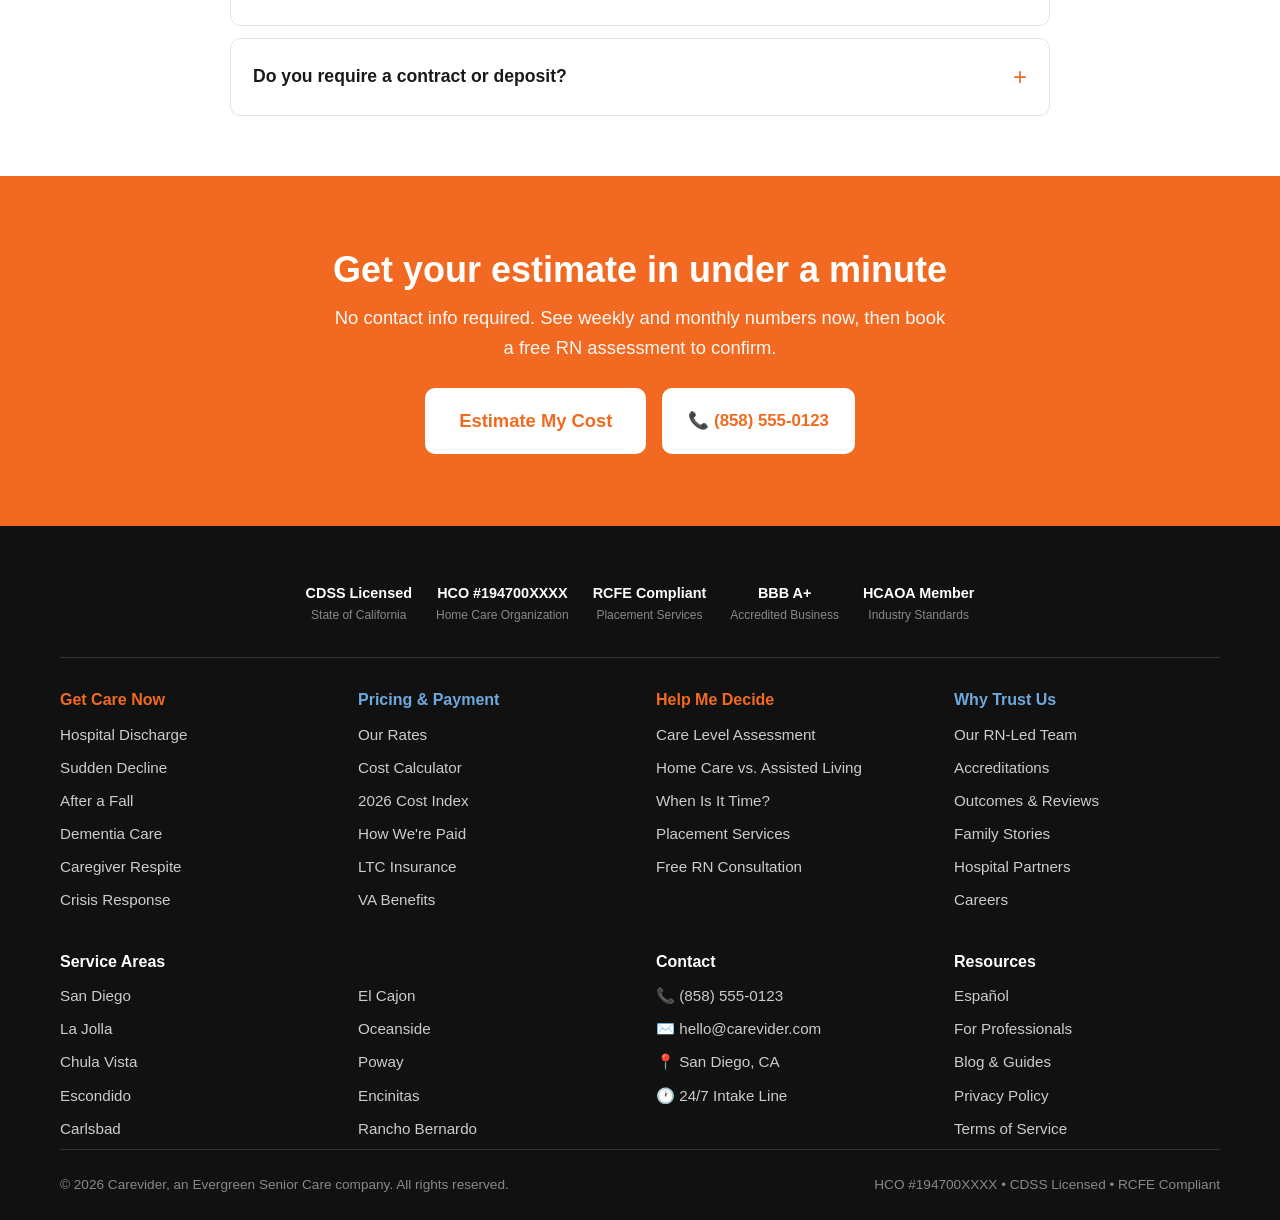
<file: src/pricing/rates.html>
<!DOCTYPE html>
<html lang="en">
<head>
  <meta charset="UTF-8" />
  <meta name="viewport" content="width=device-width, initial-scale=1" />
  <title>San Diego Senior Home Care Rates | Hourly, Live-In & 24-Hour | Carevider</title>
  <meta name="description" content="Carevider's San Diego senior home care rates: hourly, live-in, and 24-hour pricing explained in plain language, with what's included and how to lower your cost using benefits." />
  <link rel="canonical" href="https://www.carevider.com/pricing/rates.html" />
  <link rel="stylesheet" href="../styles/styles.css" />
  <style>
    /* Page-specific (rates): included/not-included two-list. Mobile-first. */
    .incl-grid { display: grid; grid-template-columns: 1fr; gap: 20px; margin-top: 8px; }
    .incl-card { background:#fff; border:1px solid var(--line); border-radius:var(--radius); padding:24px; }
    .incl-card.yes { border-left:4px solid var(--blue); }
    .incl-card.no  { border-left:4px solid var(--line); }
    .incl-card h3 { font-size:1.1rem; margin-bottom:10px; }
    .incl-card ul { list-style:none; padding:0; margin:0; }
    .incl-card li { padding:6px 0; color:var(--ink-soft); }
    @media (min-width: 768px) { .incl-grid { grid-template-columns: 1fr 1fr; } }
  </style>

  <!-- JSON-LD: Organization + MedicalBusiness + WebPage + BreadcrumbList + Service/Offer -->
  <script type="application/ld+json">
  {
    "@context": "https://schema.org",
    "@graph": [
      {
        "@type": "Organization",
        "@id": "https://www.carevider.com/#organization",
        "name": "Carevider",
        "legalName": "Evergreen Senior Care",
        "url": "https://www.carevider.com/",
        "telephone": "+1-858-555-0123",
        "areaServed": { "@type": "AdministrativeArea", "name": "San Diego County, California" },
        "address": {
          "@type": "PostalAddress",
          "addressLocality": "San Diego",
          "addressRegion": "CA",
          "addressCountry": "US"
        }
      },
      {
        "@type": "MedicalBusiness",
        "@id": "https://www.carevider.com/#medicalbusiness",
        "name": "Carevider",
        "url": "https://www.carevider.com/",
        "telephone": "+1-858-555-0123",
        "parentOrganization": { "@id": "https://www.carevider.com/#organization" },
        "areaServed": { "@type": "AdministrativeArea", "name": "San Diego County, California" }
      },
      {
        "@type": "WebPage",
        "@id": "https://www.carevider.com/pricing/rates.html#webpage",
        "url": "https://www.carevider.com/pricing/rates.html",
        "name": "San Diego Senior Home Care Rates",
        "description": "Hourly, live-in, and 24-hour senior home care rates for San Diego, explained in plain language.",
        "isPartOf": { "@id": "https://www.carevider.com/#organization" },
        "about": { "@id": "https://www.carevider.com/#medicalbusiness" }
      },
      {
        "@type": "Service",
        "@id": "https://www.carevider.com/pricing/rates.html#service",
        "name": "Senior Home Care",
        "serviceType": "Non-medical in-home senior care",
        "provider": { "@id": "https://www.carevider.com/#medicalbusiness" },
        "areaServed": { "@type": "AdministrativeArea", "name": "San Diego County, California" },
        "offers": [
          {
            "@type": "Offer",
            "name": "Hourly Home Care",
            "priceSpecification": {
              "@type": "UnitPriceSpecification",
              "price": "[PLACEHOLDER]",
              "priceCurrency": "USD",
              "unitText": "HOUR"
            }
          },
          {
            "@type": "Offer",
            "name": "Live-In Home Care",
            "priceSpecification": {
              "@type": "UnitPriceSpecification",
              "price": "[PLACEHOLDER]",
              "priceCurrency": "USD",
              "unitText": "DAY"
            }
          },
          {
            "@type": "Offer",
            "name": "24-Hour Home Care",
            "priceSpecification": {
              "@type": "UnitPriceSpecification",
              "price": "[PLACEHOLDER]",
              "priceCurrency": "USD",
              "unitText": "DAY"
            }
          }
        ]
      },
      {
        "@type": "BreadcrumbList",
        "@id": "https://www.carevider.com/pricing/rates.html#breadcrumb",
        "itemListElement": [
          { "@type": "ListItem", "position": 1, "name": "Home", "item": "https://www.carevider.com/" },
          { "@type": "ListItem", "position": 2, "name": "Pricing & Payment", "item": "https://www.carevider.com/pricing/" },
          { "@type": "ListItem", "position": 3, "name": "Our Rates", "item": "https://www.carevider.com/pricing/rates.html" }
        ]
      }
    ]
  }
  </script>

  <!-- JSON-LD: FAQPage -->
  <script type="application/ld+json">
  {
    "@context": "https://schema.org",
    "@type": "FAQPage",
    "@id": "https://www.carevider.com/pricing/rates.html#faq",
    "mainEntity": [
      {
        "@type": "Question",
        "name": "What is the hourly rate for home care in San Diego?",
        "acceptedAnswer": {
          "@type": "Answer",
          "text": "Hourly rates vary with care level, schedule, and total hours booked. Carevider quotes a clear hourly rate up front, with no hidden assessment or registration fees. The fastest way to see your number is our free calculator, followed by a no-cost RN assessment to confirm the exact rate for your plan."
        }
      },
      {
        "@type": "Question",
        "name": "What's the difference between live-in and 24-hour care?",
        "acceptedAnswer": {
          "@type": "Answer",
          "text": "Live-in care uses one caregiver who sleeps at the home and is billed as a daily rate, ideal for steady overnight needs. Twenty-four-hour care uses rotating awake caregivers for clients who need help around the clock. Live-in is usually more affordable; 24-hour suits higher-acuity needs. We help you choose."
        }
      },
      {
        "@type": "Question",
        "name": "Are there extra fees beyond the hourly rate?",
        "acceptedAnswer": {
          "@type": "Answer",
          "text": "No. Carevider's rate covers caregiver wages, payroll taxes, insurance, training, and supervision. We do not charge separate assessment, registration, or cancellation fees with reasonable notice. Mileage for errands may apply and is disclosed in advance. Everything is spelled out before care begins, so your bill holds no surprises."
        }
      },
      {
        "@type": "Question",
        "name": "Can I lower my home care costs?",
        "acceptedAnswer": {
          "@type": "Answer",
          "text": "Yes. Adjusting hours, choosing live-in over 24-hour care, and applying benefits all reduce out-of-pocket cost. Long-term care insurance and VA Aid and Attendance can cover a large share for those who qualify. We verify coverage and handle paperwork so you capture every dollar of benefit available."
        }
      },
      {
        "@type": "Question",
        "name": "Do you require a contract or deposit?",
        "acceptedAnswer": {
          "@type": "Answer",
          "text": "No long-term contract is required to begin care, and we don't lock families into lengthy commitments. You can adjust or pause your schedule as needs change. We'll explain any short-notice or holiday terms during your free assessment, so expectations are clear before the first shift starts."
        }
      }
    ]
  }
  </script>
</head>
<body>

  <!-- 1. UTILITY BAR -->
  <div class="utility-bar">
    <div class="container">
      <div class="utility-left">
        <span class="hide-sm">📞 Available 24/7</span>
        <a href="tel:+18585550123" class="phone">(858) 555-0123</a>
      </div>
      <div class="utility-right">
        <a href="/es/">Español</a>
        <a href="/professional/">Professionals</a>
        <a href="#contact">Contact</a>
      </div>
    </div>
  </div>

  <!-- 2. STICKY NAV -->
  <nav class="nav" aria-label="Primary">
    <div class="nav-inner">
      <a href="../index.html" class="logo" aria-label="Carevider home">
        <span class="logo-mark" aria-hidden="true"></span>
      </a>
      <ul class="nav-links" id="primary-nav">
        <li><a href="../care-now/" class="pillar-orange">Get Care Now</a></li>
        <li><a href="../pricing/" class="pillar-blue active">Pricing</a></li>
        <li><a href="../decide/" class="pillar-orange">Help Me Decide</a></li>
        <li><a href="../trust/" class="pillar-blue">Why Trust Us</a></li>
      </ul>
      <a href="../decide/assessment.html" class="btn btn-orange nav-cta">Free Care Assessment</a>
      <button class="menu-toggle" aria-label="Toggle menu" aria-expanded="false" aria-controls="primary-nav">☰</button>
    </div>
  </nav>

  <!-- 3. BREADCRUMBS -->
  <nav class="breadcrumbs" aria-label="Breadcrumb">
    <div class="container">
      <ol>
        <li><a href="../index.html">Home</a></li>
        <li><a href="../pricing/">Pricing &amp; Payment</a></li>
        <li aria-current="page">Our Rates</li>
      </ol>
    </div>
  </nav>

  <!-- 4. PAGE HERO (blue) -->
  <header class="page-hero blue">
    <div class="container">
      <div>
        <p class="eyebrow">Pricing &amp; Payment</p>
        <h1>Our San Diego home care rates</h1>
        <p class="lead">Straightforward hourly, live-in, and 24-hour pricing — with a plain-language explanation of what's included and how to bring your cost down with benefits.</p>
        <div class="hero-cta">
          <a href="calculator.html" class="btn btn-orange btn-lg">Estimate My Cost</a>
          <a href="../decide/assessment.html" class="btn btn-outline-blue">Free Care Assessment</a>
        </div>
      </div>
      <aside class="page-hero-card blue">
        <h2>What to expect</h2>
        <ul class="checklist">
          <li>Clear hourly, live-in &amp; 24-hour rates</li>
          <li>No hidden assessment or registration fees</li>
          <li>Benefits guidance to lower your cost</li>
          <li>Free RN assessment confirms exact pricing</li>
        </ul>
      </aside>
    </div>
  </header>

  <!-- 5. RATE CARDS -->
  <section class="pricing-wrap">
    <div class="container">
      <p class="eyebrow">Current rates</p>
      <h2>Three ways to receive care</h2>
      <div class="callout blue">
        <strong>Note:</strong> The figures below are placeholders pending confirmed San Diego rates. Your exact price depends on care level and schedule and is confirmed at your free RN assessment.
      </div>
      <div class="pricing-grid">
        <div class="rate-card">
          <h4>Hourly Care</h4>
          <div class="price">$[XX]<small>/hour</small></div>
          <p class="note">Best for part-time help: companionship, errands, bathing, meals, and medication reminders. Daily-hour minimum applies.</p>
        </div>
        <div class="rate-card featured">
          <h4>Live-In Care</h4>
          <div class="price">$[XXX]<small>/day</small></div>
          <p class="note">One caregiver who sleeps at the home. Most cost-effective option for steady overnight and daytime support.</p>
        </div>
        <div class="rate-card">
          <h4>24-Hour Care</h4>
          <div class="price">$[XXX]<small>/day</small></div>
          <p class="note">Rotating awake caregivers for around-the-clock, higher-acuity needs. No sleep break required of the caregiver.</p>
        </div>
      </div>
      <div class="pricing-ctas">
        <a href="calculator.html" class="btn btn-orange btn-lg">Estimate My Cost</a>
        <a href="cost-index.html" class="btn btn-outline-blue">Compare to the 2026 Cost Index</a>
      </div>
    </div>
  </section>

  <!-- 6. WHAT'S INCLUDED / NOT INCLUDED -->
  <section>
    <div class="container">
      <h2>What your rate includes</h2>
      <p>Our pricing is all-in for the care itself — you're not billed separately for the things that make care safe and reliable.</p>
      <div class="incl-grid">
        <div class="incl-card yes">
          <h3>Included in every rate</h3>
          <ul>
            <li>✓ Trained, screened, W-2 caregivers</li>
            <li>✓ Payroll taxes &amp; workers' compensation</li>
            <li>✓ Liability &amp; bonding insurance</li>
            <li>✓ Ongoing training &amp; supervision</li>
            <li>✓ Care plan oversight by an RN</li>
            <li>✓ Schedule management &amp; backup coverage</li>
          </ul>
        </div>
        <div class="incl-card no">
          <h3>Billed separately (disclosed in advance)</h3>
          <ul>
            <li>• Mileage for errands &amp; outings</li>
            <li>• Client's own groceries &amp; supplies</li>
            <li>• Holiday or short-notice premiums (if any)</li>
            <li>• Specialized equipment you choose to buy</li>
          </ul>
        </div>
      </div>
    </div>
  </section>

  <!-- 7. TWO-COLUMN: main + sticky sidebar -->
  <section class="bg-alt">
    <div class="container two-col">
      <div>
        <h2>How to lower your cost</h2>
        <p>Most families reduce out-of-pocket cost by matching the care type to the real need. Live-in care is often far more affordable than 24-hour care when overnight needs are light. Adjusting hours and days also moves your total meaningfully — the calculator makes the trade-offs visible.</p>
        <p>Benefits can cover a large share. Long-term care insurance frequently pays for non-medical home care, and eligible veterans or surviving spouses may qualify for VA Aid and Attendance. We verify coverage and handle the paperwork so you don't leave money on the table.</p>
        <p>Want help mapping it out? A registered nurse will review needs and budget with you at no cost.</p>
      </div>
      <aside class="sidebar-card">
        <h3>See your number</h3>
        <p>Plug in hours, days, and care level for an instant estimate.</p>
        <a href="calculator.html" class="btn btn-orange" style="margin-bottom: 12px;">Estimate My Cost</a>
        <a href="ltc-insurance.html" class="btn btn-outline-blue" style="margin-bottom: 12px;">Use LTC Insurance</a>
        <a href="va-benefits.html" class="btn btn-outline-blue" style="margin-bottom: 12px;">Check VA Benefits</a>
        <p style="margin-top:16px;"><a href="how-were-paid.html">How are we paid? →</a></p>
      </aside>
    </div>
  </section>

  <!-- 8. FAQ -->
  <section>
    <div class="container">
      <h2>Rates &amp; pricing FAQs</h2>
      <div class="faq-list">
        <details>
          <summary>What is the hourly rate for home care in San Diego?</summary>
          <div class="answer">Hourly rates vary with care level, schedule, and total hours booked. Carevider quotes a clear hourly rate up front, with no hidden assessment or registration fees. The fastest way to see your number is our free calculator, followed by a no-cost RN assessment to confirm the exact rate for your plan.</div>
        </details>
        <details>
          <summary>What's the difference between live-in and 24-hour care?</summary>
          <div class="answer">Live-in care uses one caregiver who sleeps at the home and is billed as a daily rate, ideal for steady overnight needs. Twenty-four-hour care uses rotating awake caregivers for clients who need help around the clock. Live-in is usually more affordable; 24-hour suits higher-acuity needs. We help you choose.</div>
        </details>
        <details>
          <summary>Are there extra fees beyond the hourly rate?</summary>
          <div class="answer">No. Carevider's rate covers caregiver wages, payroll taxes, insurance, training, and supervision. We do not charge separate assessment, registration, or cancellation fees with reasonable notice. Mileage for errands may apply and is disclosed in advance. Everything is spelled out before care begins, so your bill holds no surprises.</div>
        </details>
        <details>
          <summary>Can I lower my home care costs?</summary>
          <div class="answer">Yes. Adjusting hours, choosing live-in over 24-hour care, and applying benefits all reduce out-of-pocket cost. Long-term care insurance and VA Aid and Attendance can cover a large share for those who qualify. We verify coverage and handle paperwork so you capture every dollar of benefit available.</div>
        </details>
        <details>
          <summary>Do you require a contract or deposit?</summary>
          <div class="answer">No long-term contract is required to begin care, and we don't lock families into lengthy commitments. You can adjust or pause your schedule as needs change. We'll explain any short-notice or holiday terms during your free assessment, so expectations are clear before the first shift starts.</div>
        </details>
      </div>
    </div>
  </section>

  <!-- 9. FINAL CTA -->
  <section class="final-cta">
    <div class="container">
      <h2>Get your estimate in under a minute</h2>
      <p>No contact info required. See weekly and monthly numbers now, then book a free RN assessment to confirm.</p>
      <div class="cta-row">
        <a href="calculator.html" class="btn btn-outline-white btn-lg">Estimate My Cost</a>
        <a href="tel:+18585550123" class="btn btn-outline-white">📞 (858) 555-0123</a>
      </div>
    </div>
  </section>

  <!-- FOOTER -->
  <footer id="contact">
    <div class="container">
      <div class="footer-credentials">
        <div class="cred">CDSS Licensed<small>State of California</small></div>
        <div class="cred">HCO #194700XXXX<small>Home Care Organization</small></div>
        <div class="cred">RCFE Compliant<small>Placement Services</small></div>
        <div class="cred">BBB A+<small>Accredited Business</small></div>
        <div class="cred">HCAOA Member<small>Industry Standards</small></div>
      </div>

      <div class="footer-grid">
        <div class="footer-col orange">
          <h4>Get Care Now</h4>
          <ul>
            <li><a href="../care-now/hospital-discharge.html">Hospital Discharge</a></li>
            <li><a href="../care-now/sudden-decline.html">Sudden Decline</a></li>
            <li><a href="../care-now/after-a-fall.html">After a Fall</a></li>
            <li><a href="../care-now/dementia-memory.html">Dementia Care</a></li>
            <li><a href="../care-now/caregiver-burnout.html">Caregiver Respite</a></li>
            <li><a href="../care-now/crisis-urgent.html">Crisis Response</a></li>
          </ul>
        
        </div>
        <div class="footer-col blue">
          <h4>Pricing &amp; Payment</h4>
          <ul>
            <li><a href="../pricing/rates.html">Our Rates</a></li>
            <li><a href="../pricing/calculator.html">Cost Calculator</a></li>
            <li><a href="../pricing/cost-index.html">2026 Cost Index</a></li>
            <li><a href="../pricing/how-were-paid.html">How We're Paid</a></li>
            <li><a href="../pricing/ltc-insurance.html">LTC Insurance</a></li>
            <li><a href="../pricing/va-benefits.html">VA Benefits</a></li>
          </ul>
        </div>
        <div class="footer-col orange">
          <h4>Help Me Decide</h4>
          <ul>
            <li><a href="../decide/assessment.html">Care Level Assessment</a></li>
            <li><a href="../decide/home-vs-assisted.html">Home Care vs. Assisted Living</a></li>
            <li><a href="../decide/when-is-it-time.html">When Is It Time?</a></li>
            <li><a href="../decide/placement.html">Placement Services</a></li>
            <li><a href="../decide/rn-consultation.html">Free RN Consultation</a></li>
          </ul>
        </div>
        <div class="footer-col blue">
          <h4>Why Trust Us</h4>
          <ul>
            <li><a href="../trust/team.html">Our RN-Led Team</a></li>
            <li><a href="../trust/accreditations.html">Accreditations</a></li>
            <li><a href="../trust/outcomes.html">Outcomes &amp; Reviews</a></li>
            <li><a href="../trust/stories.html">Family Stories</a></li>
            <li><a href="../trust/hospital-partners.html">Hospital Partners</a></li>
            <li><a href="../trust/careers.html">Careers</a></li>
          </ul>
        </div>
      </div>

      <div class="footer-grid" style="margin-bottom:0;">
        <div class="footer-col">
          <h4>Service Areas</h4>
          <ul>
            <li><a href="../areas/san-diego.html">San Diego</a></li>
            <li><a href="../areas/la-jolla.html">La Jolla</a></li>
            <li><a href="../areas/chula-vista.html">Chula Vista</a></li>
            <li><a href="../areas/escondido.html">Escondido</a></li>
            <li><a href="../areas/carlsbad.html">Carlsbad</a></li>
          </ul>
        </div>
        <div class="footer-col">
          <h4>&nbsp;</h4>
          <ul>
            <li><a href="../areas/el-cajon.html">El Cajon</a></li>
            <li><a href="../areas/oceanside.html">Oceanside</a></li>
            <li><a href="../areas/poway.html">Poway</a></li>
            <li><a href="../areas/encinitas.html">Encinitas</a></li>
            <li><a href="../areas/rancho-bernardo.html">Rancho Bernardo</a></li>
          </ul>
        </div>
        <div class="footer-col">
          <h4>Contact</h4>
          <ul>
            <li>📞 <a href="tel:+18585550123">(858) 555-0123</a></li>
            <li>✉️ <a href="mailto:hello@carevider.com">hello@carevider.com</a></li>
            <li>📍 San Diego, CA</li>
            <li>🕐 24/7 Intake Line</li>
          </ul>
        </div>
        <div class="footer-col">
          <h4>Resources</h4>
          <ul>
            <li><a href="/es/">Español</a></li>
            <li><a href="/professional/">For Professionals</a></li>
            <li><a href="/blog/">Blog &amp; Guides</a></li>
            <li><a href="/privacy/">Privacy Policy</a></li>
            <li><a href="/terms/">Terms of Service</a></li>
          </ul>
        </div>
      </div>

      <div class="footer-bottom">
        <div>© 2026 Carevider, an Evergreen Senior Care company. All rights reserved.</div>
        <div>HCO #194700XXXX • CDSS Licensed • RCFE Compliant</div>
      </div>
    </div>
  </footer>

  <!-- MOBILE STICKY CTA BAR -->
  <div class="mobile-sticky" aria-label="Quick actions">
    <div class="row">
      <a href="tel:+18585550123" class="btn btn-blue">📞 Call</a>
      <a href="../decide/assessment.html" class="btn btn-orange">Free Assessment</a>
    </div>
  </div>

  <script src="../scripts/nav.js" defer></script>
</body>
</html>
</file>
<file: src/styles/styles.css>
/* ============================================================
   CAREVIDER — SHARED STYLESHEET (MOBILE-FIRST, v3)
   Base = small phone. Enhance UP via min-width.
   ------------------------------------------------------------
   BREAKPOINT LADDER (mobile-first / min-width) — LOCKED v3
   Use ONLY these breakpoints site-wide.
     (base)  ≤560px  Small/standard phone  → single column, sticky CTA shown
     561px   Large phone / phablet         → 2-col triggers/steps/footer begin
     768px   Small tablet / large phone L  → .hide-sm appears, more 2-col
     961px   Tablet landscape / desktop    → horizontal nav, multi-col, sidebar sticky, mobile-sticky hidden
     1024px  Large tablet / small laptop   → hero/two-col proportions
     1280px  Laptop / desktop              → full grids (3–4 col)
   ============================================================ */

/* ---------- DESIGN TOKENS ---------- */
:root {
  --orange: #F26A21;
  --orange-dark: #D8551A;
  --orange-soft: #FFF1E8;
  --blue: #1F4E79;
  --blue-dark: #163A5C;
  --blue-soft: #EAF1F8;
  --ink: #1A1A1A;
  --ink-soft: #4A4A4A;
  --line: #E2E2E2;
  --bg: #FFFFFF;
  --bg-alt: #F7F7F5;
  --radius: 10px;
  --shadow-sm: 0 1px 2px rgba(0,0,0,.06);
  --shadow-md: 0 4px 14px rgba(0,0,0,.08);
  --max: 1200px;
  --gap: 24px;
}

/* ---------- BASE (mobile defaults) ---------- */
*,*::before,*::after { box-sizing: border-box; }
html { scroll-behavior: smooth; }
body {
  margin: 0;
  font-family: -apple-system, BlinkMacSystemFont, "Segoe UI", Roboto, "Helvetica Neue", Arial, sans-serif;
  font-size: 18px;
  line-height: 1.65;
  color: var(--ink);
  background: var(--bg);
  -webkit-font-smoothing: antialiased;
  /* room for mobile sticky bar; removed at 961px+ */
  padding-bottom: 80px;
}
h1,h2,h3,h4 { line-height: 1.2; margin: 0 0 .5em; color: var(--ink); font-weight: 700; }
/* clamp() already fluid; floors tuned for small phones */
h1 { font-size: clamp(1.9rem, 6vw, 3.25rem); }
h2 { font-size: clamp(1.5rem, 4.5vw, 2.25rem); }
h3 { font-size: 1.25rem; }
p  { margin: 0 0 1em; color: var(--ink-soft); }
a  { color: var(--blue); text-decoration: none; }
a:hover { text-decoration: underline; }
img { max-width: 100%; display: block; }
.container { max-width: var(--max); margin: 0 auto; padding: 0 20px; }
/* tighter on phones, roomier on desktop */
section { padding: 48px 0; }
.eyebrow { text-transform: uppercase; letter-spacing: .08em; font-size: .85rem; font-weight: 700; color: var(--blue); margin-bottom: 8px; }
.eyebrow.orange { color: var(--orange); }

/* small-phone padding relief (≤360px feel) */
@media (max-width: 380px) {
  .container { padding: 0 16px; }
}

/* ---------- VERY SMALL PHONES (≤320px) ---------- */
/* Hardening against horizontal overflow on 320px-class devices
   (iPhone SE 1st-gen, budget Androids, foldable cover screens). */
@media (max-width: 360px) {
  .container { padding: 0 14px; }

  /* Logo: 200px is too wide for a 320px nav next to the 48px toggle.
     Scale it down so logo + hamburger fit without overflow. */
  .logo-mark { width: 150px; height: 75px; }

  /* Allow button labels to wrap instead of forcing width past the viewport.
     Keeps the 48px min tap target; just lets long CTAs break to 2 lines. */
  .btn { white-space: normal; text-align: center; line-height: 1.25; }
  .btn-lg { padding: 14px 20px; }

  /* Trim oversized display type one more notch */
  h1 { font-size: 1.75rem; }
  .outcome .stat { font-size: 2.2rem; }
  .rate-card .price { font-size: 1.85rem; }

  /* Mobile sticky bar: keep both CTAs readable side-by-side at 320px */
  .mobile-sticky .btn { font-size: .95rem; padding: 8px 10px; }

  /* Utility bar: tighten further so right-side links don't wrap awkwardly */
  .utility-left, .utility-right { gap: 10px; }
  .utility-bar { font-size: .8rem; }
}


/* ---------- UTILITY: hide on small ---------- */
.hide-sm { display: none; }            /* hidden on phones by default */
@media (min-width: 768px) {
  .hide-sm { display: inline; }        /* appears small-tablet and up */
    /* ...existing 768px rules... */
  .pricing-grid { grid-template-columns: repeat(3, 1fr); }
}

/* ---------- BUTTONS (48×48 min) ---------- */
.btn {
  display: inline-flex; align-items: center; justify-content: center;
  min-height: 48px; padding: 12px 24px; border-radius: var(--radius);
  font-size: 1.05rem; font-weight: 600; text-decoration: none;
  border: 2px solid transparent; cursor: pointer; transition: all .15s ease;
  white-space: nowrap;
}
.btn-orange { background: var(--orange); color: #fff; }
.btn-orange:hover { background: var(--orange-dark); text-decoration: none; }
.btn-blue { background: var(--blue); color: #fff; }
.btn-blue:hover { background: var(--blue-dark); text-decoration: none; }
.btn-outline-blue { background: #fff; color: var(--blue); border-color: var(--blue); }
.btn-outline-blue:hover { background: var(--blue-soft); text-decoration: none; }
.btn-outline-white { background: transparent; color: #fff; border-color: #fff; }
.btn-outline-white:hover { background: rgba(255,255,255,.1); text-decoration: none; }
.btn-ghost { background: transparent; color: var(--ink); }
.btn-lg { min-height: 56px; padding: 16px 32px; font-size: 1.15rem; }

/* ---------- UTILITY BAR ---------- */
.utility-bar { background: var(--blue-dark); color: #fff; font-size: .9rem; padding: 8px 0; }
.utility-bar .container { display: flex; justify-content: space-between; align-items: center; gap: 16px; flex-wrap: wrap; }
.utility-bar a { color: #fff; }
.utility-left, .utility-right { display: flex; gap: 20px; align-items: center; }
.utility-bar .phone { font-weight: 700; }
/* tighten gaps on small phones so the right-side links don't crowd */
@media (max-width: 560px) {
  .utility-left, .utility-right { gap: 12px; }
  .utility-bar { font-size: .82rem; }
}

/* ---------- NAV (mobile-first: hamburger is the default) ---------- */
.nav { position: sticky; top: 0; z-index: 100; background: #fff; border-bottom: 1px solid var(--line); box-shadow: var(--shadow-sm); }
.nav-inner { display: flex; align-items: center; justify-content: space-between; padding: 14px 20px; max-width: var(--max); margin: 0 auto; }
.logo { display: flex; align-items: center; gap: 10px; font-size: 1.5rem; font-weight: 800; color: var(--ink); text-decoration: none; }
.logo-mark { width: 200px; height: 100px; background-image: url('../assets/CareviderTM-White-Logo.png'); background-size: contain; background-repeat: no-repeat; background-position: center; border-radius: 8px; }

/* default (mobile): links hidden, toggle shown */
.nav-links { display: none; list-style: none; margin: 0; padding: 0; }
.nav-links a { padding: 10px 14px; color: var(--ink); font-weight: 600; font-size: 1rem; border-radius: 6px; }
.nav-links a:hover { background: var(--bg-alt); text-decoration: none; }
.nav-links a.active { background: var(--bg-alt); }
.nav-links .pillar-orange { color: var(--orange); }
.nav-links .pillar-blue   { color: var(--blue); }
.nav-cta { display: none; margin-left: 12px; }   /* hidden on mobile, shown at 961px */
.menu-toggle { display: block; background: none; border: 0; font-size: 1.5rem; cursor: pointer; min-width: 48px; min-height: 48px; }

/* mobile open state (dropdown panel) */
.nav-links.open {
  display: flex; flex-direction: column;
  position: absolute; top: 100%; left: 0; right: 0;
  background: #fff; border-bottom: 1px solid var(--line);
  padding: 12px 20px; gap: 4px; box-shadow: var(--shadow-md);
}
.nav-links.open a { padding: 14px; width: 100%; }

/* desktop nav at 961px+ : horizontal links, no toggle */
@media (min-width: 961px) {
  .nav-links { display: flex; gap: 8px; align-items: center; position: static; box-shadow: none; padding: 0; border: 0; }
  .nav-cta { display: inline-flex; }
  .menu-toggle { display: none; }
}

/* ---------- BREADCRUMBS ---------- */
.breadcrumbs { background: var(--bg-alt); padding: 12px 0; font-size: .9rem; }
.breadcrumbs ol { list-style: none; padding: 0; margin: 0; display: flex; flex-wrap: wrap; gap: 8px; align-items: center; }
.breadcrumbs li::after { content: "›"; margin-left: 8px; color: var(--ink-soft); }
.breadcrumbs li:last-child::after { content: ""; }
.breadcrumbs li[aria-current] { color: var(--ink-soft); }

/* ---------- PAGE HERO (mobile-first: stacked) ---------- */
.page-hero { padding: 40px 0 36px; background: linear-gradient(135deg, var(--orange-soft) 0%, #fff 100%); }
.page-hero.blue { background: linear-gradient(135deg, var(--blue-soft) 0%, #fff 100%); }
.page-hero .container { display: grid; grid-template-columns: 1fr; gap: 32px; align-items: center; }
.page-hero h1 { margin-bottom: 12px; }
.page-hero .lead { font-size: 1.15rem; color: var(--ink); max-width: 600px; margin-bottom: 24px; }
.page-hero .hero-cta { display: flex; gap: 12px; flex-wrap: wrap; }
.page-hero-card { background: #fff; border-radius: 14px; padding: 24px; box-shadow: var(--shadow-md); border: 1px solid var(--line); }
.page-hero-card h3 { color: var(--orange); margin-bottom: 4px; }
.page-hero-card.blue h3 { color: var(--blue); }
.page-hero-card ul { padding-left: 20px; margin: 12px 0 0; }
.page-hero-card li { margin-bottom: 6px; }
@media (min-width: 1024px) {
  .page-hero { padding: 56px 0 48px; }
  .page-hero .container { grid-template-columns: 1.4fr 1fr; gap: 40px; }
}

/* ---------- TRIGGER TILES (mobile-first: 1 → 2 → 3) ---------- */
.triggers { display: grid; grid-template-columns: 1fr; gap: 20px; }
.trigger-tile { background: #fff; border: 1px solid var(--line); border-left: 5px solid var(--orange); border-radius: var(--radius); padding: 24px; transition: all .15s; display: block; color: inherit; text-decoration: none; }
.trigger-tile:hover { border-left-color: var(--orange-dark); box-shadow: var(--shadow-md); transform: translateY(-2px); text-decoration: none; }
.trigger-tile .icon { font-size: 2rem; margin-bottom: 8px; }
.trigger-tile h4 { color: var(--orange-dark); margin-bottom: 6px; font-size: 1.1rem; }
.trigger-tile p { font-size: .95rem; margin: 0 0 12px; }
.trigger-tile .more { color: var(--orange); font-weight: 700; font-size: .95rem; }
@media (min-width: 561px) { .triggers { grid-template-columns: repeat(2, 1fr); } }
@media (min-width: 961px) { .triggers { grid-template-columns: repeat(3, 1fr); } }

/* ---------- STEP / TIMELINE (mobile-first: 1 → 2 → 4) ---------- */
.steps { display: grid; grid-template-columns: 1fr; gap: 20px; counter-reset: step; }
.step { background: #fff; border: 1px solid var(--line); border-radius: var(--radius); padding: 24px; position: relative; counter-increment: step; }
.step::before { content: counter(step); position: absolute; top: -16px; left: 20px; width: 36px; height: 36px; background: var(--orange); color: #fff; border-radius: 50%; display: flex; align-items: center; justify-content: center; font-weight: 700; font-size: 1.1rem; }
.step h4 { margin-top: 12px; color: var(--orange-dark); }
@media (min-width: 561px) { .steps { grid-template-columns: repeat(2, 1fr); } }
@media (min-width: 1024px) { .steps { grid-template-columns: repeat(4, 1fr); } }

/* ---------- CALLOUT BANDS ---------- */
.callout { padding: 32px; border-radius: var(--radius); margin: 24px 0; }
.callout.orange { background: var(--orange-soft); border-left: 5px solid var(--orange); }
.callout.blue   { background: var(--blue-soft);   border-left: 5px solid var(--blue); }
.callout h3 { margin-top: 0; }
@media (max-width: 480px) { .callout { padding: 22px; } }

/* ---------- CHECKLIST (mobile-first: 1 → 2) ---------- */
.checklist { list-style: none; padding: 0; margin: 0; display: grid; grid-template-columns: 1fr; gap: 12px; }
.checklist li { padding-left: 32px; position: relative; }
.checklist li::before {
  content: "✓"; position: absolute; left: 0; top: 2px;
  width: 22px; height: 22px; background: var(--blue); color: #fff;
  border-radius: 50%; display: inline-flex; align-items: center; justify-content: center; font-size: .8rem;
}
@media (min-width: 768px) { .checklist { grid-template-columns: 1fr 1fr; } }

/* ---------- TWO-COLUMN CONTENT (mobile-first: stacked) ---------- */
.two-col { display: grid; grid-template-columns: 1fr; gap: 40px; align-items: start; }
.sidebar-card { background: var(--bg-alt); border-radius: var(--radius); padding: 24px; border: 1px solid var(--line); position: static; }
.sidebar-card h4 { color: var(--blue); margin-top: 0; }
.sidebar-card ul { padding-left: 20px; margin: 8px 0 16px; }
@media (min-width: 961px) {
  .two-col { grid-template-columns: 2fr 1fr; }
  .sidebar-card { position: sticky; top: 90px; }
}

/* ---------- FAQ ---------- */
.faq-list { max-width: 820px; margin: 0 auto; }
details { background: #fff; border: 1px solid var(--line); border-radius: var(--radius); padding: 0; margin-bottom: 12px; overflow: hidden; }
details summary { list-style: none; cursor: pointer; padding: 18px 22px; font-weight: 700; font-size: 1.1rem; color: var(--ink); display: flex; justify-content: space-between; align-items: center; gap: 16px; min-height: 48px; }
details summary::-webkit-details-marker { display: none; }
details summary::after { content: "+"; color: var(--orange); font-size: 1.5rem; font-weight: 400; flex-shrink: 0; }
details[open] summary::after { content: "–"; }
details[open] summary { border-bottom: 1px solid var(--line); }
details .answer { padding: 18px 22px; color: var(--ink-soft); }

/* ---------- FINAL CTA ---------- */
.final-cta { background: var(--orange); color: #fff; text-align: center; padding: 56px 20px; }
.final-cta h2 { color: #fff; margin-bottom: 12px; }
.final-cta p { color: rgba(255,255,255,.95); font-size: 1.15rem; max-width: 620px; margin: 0 auto 24px; }
.final-cta .btn { background: #fff; color: var(--orange); }
.final-cta .btn:hover { background: var(--bg-alt); }
.final-cta .cta-row { display: flex; gap: 16px; justify-content: center; flex-wrap: wrap; }
@media (min-width: 768px) { .final-cta { padding: 72px 20px; } }

/* ---------- FOOTER (mobile-first: 1 → 2 → 4) ---------- */
footer { background: #111; color: #ccc; padding: 48px 0 24px; font-size: .95rem; }
footer a { color: #ccc; }
footer a:hover { color: #fff; }
.footer-credentials { display: flex; gap: 24px; justify-content: center; flex-wrap: wrap; padding-bottom: 32px; margin-bottom: 32px; border-bottom: 1px solid #333; text-align: center; }
.footer-credentials .cred { color: #fff; font-weight: 600; font-size: .9rem; }
.footer-credentials .cred small { display: block; color: #888; font-weight: 400; }
.footer-grid { display: grid; grid-template-columns: 1fr; gap: 32px; margin-bottom: 32px; }
.footer-col h4 { color: #fff; font-size: 1rem; margin-bottom: 12px; }
.footer-col.orange h4 { color: var(--orange); }
.footer-col.blue h4   { color: #6FA8DC; }
.footer-col ul { list-style: none; padding: 0; margin: 0; }
.footer-col li { margin-bottom: 8px; }
.footer-bottom { display: flex; justify-content: space-between; align-items: center; flex-wrap: wrap; gap: 12px; padding-top: 24px; border-top: 1px solid #333; font-size: .85rem; color: #888; }
@media (min-width: 561px) { .footer-grid { grid-template-columns: repeat(2, 1fr); } }
@media (min-width: 961px) { footer { padding: 56px 0 24px; } .footer-grid { grid-template-columns: repeat(4, 1fr); } }

/* ---------- MOBILE STICKY BAR (shown by default, hidden at 961px+) ---------- */
.mobile-sticky { display: block; position: fixed; bottom: 0; left: 0; right: 0; background: #fff; border-top: 1px solid var(--line); padding: 10px 12px; z-index: 200; box-shadow: 0 -2px 10px rgba(0,0,0,.08); }
.mobile-sticky .row { display: flex; gap: 8px; }
.mobile-sticky .btn { flex: 1; min-height: 52px; font-size: 1rem; padding: 8px 12px; }
@media (min-width: 961px) {
  .mobile-sticky { display: none; }
  body { padding-bottom: 0; }   /* remove sticky-bar spacing on desktop */
}

/* ---------- FOCUS STYLES ---------- */
a:focus-visible, button:focus-visible, summary:focus-visible, input:focus-visible, select:focus-visible {
  outline: 3px solid var(--orange);
  outline-offset: 2px;
}

/* ============================================================
   PRICING & CALCULATOR (promoted from homepage-inline, Batch 2)
   Shared by /pricing/* pages + homepage. Mobile-first.
   ============================================================ */
.pricing-wrap { background: var(--blue-soft); }

.pricing-grid {
  display: grid;
  grid-template-columns: 1fr;
  gap: 20px;
  margin-bottom: 32px;
}

.rate-card {
  background: #fff;
  border-radius: var(--radius);
  padding: 28px;
  border: 1px solid var(--line);
  text-align: center;
}
.rate-card.featured { border: 2px solid var(--blue); }
.rate-card h4 { color: var(--blue); margin-bottom: 4px; }
.rate-card .price { font-size: 2rem; font-weight: 800; color: var(--ink); margin: 8px 0; }
.rate-card .price small { font-size: 1rem; color: var(--ink-soft); font-weight: 400; }
.rate-card .note { font-size: .9rem; color: var(--ink-soft); }

.calc-card {
  background: #fff;
  border-radius: var(--radius);
  padding: 24px;
  border: 1px solid var(--line);
}
.calc-card h3 { color: var(--blue); }

.calc-row { display: flex; gap: 16px; margin-bottom: 16px; flex-wrap: wrap; }
.calc-row label { flex: 1; min-width: 160px; }
.calc-row label span { display: block; font-weight: 600; margin-bottom: 6px; font-size: .95rem; }
.calc-row input,
.calc-row select {
  width: 100%;
  min-height: 48px;
  padding: 10px 12px;
  border: 1px solid var(--line);
  border-radius: 6px;
  font-size: 1rem;
}

.calc-result {
  background: var(--blue-soft);
  border-radius: 8px;
  padding: 16px;
  display: flex;
  justify-content: space-between;
  align-items: center;
  flex-wrap: wrap;
  gap: 12px;
  margin-top: 8px;
}
.calc-result .est { font-size: 1.5rem; font-weight: 800; color: var(--blue); }

.pricing-ctas {
  display: flex;
  gap: 16px;
  flex-wrap: wrap;
  justify-content: center;
  margin-top: 24px;
}
</file>
